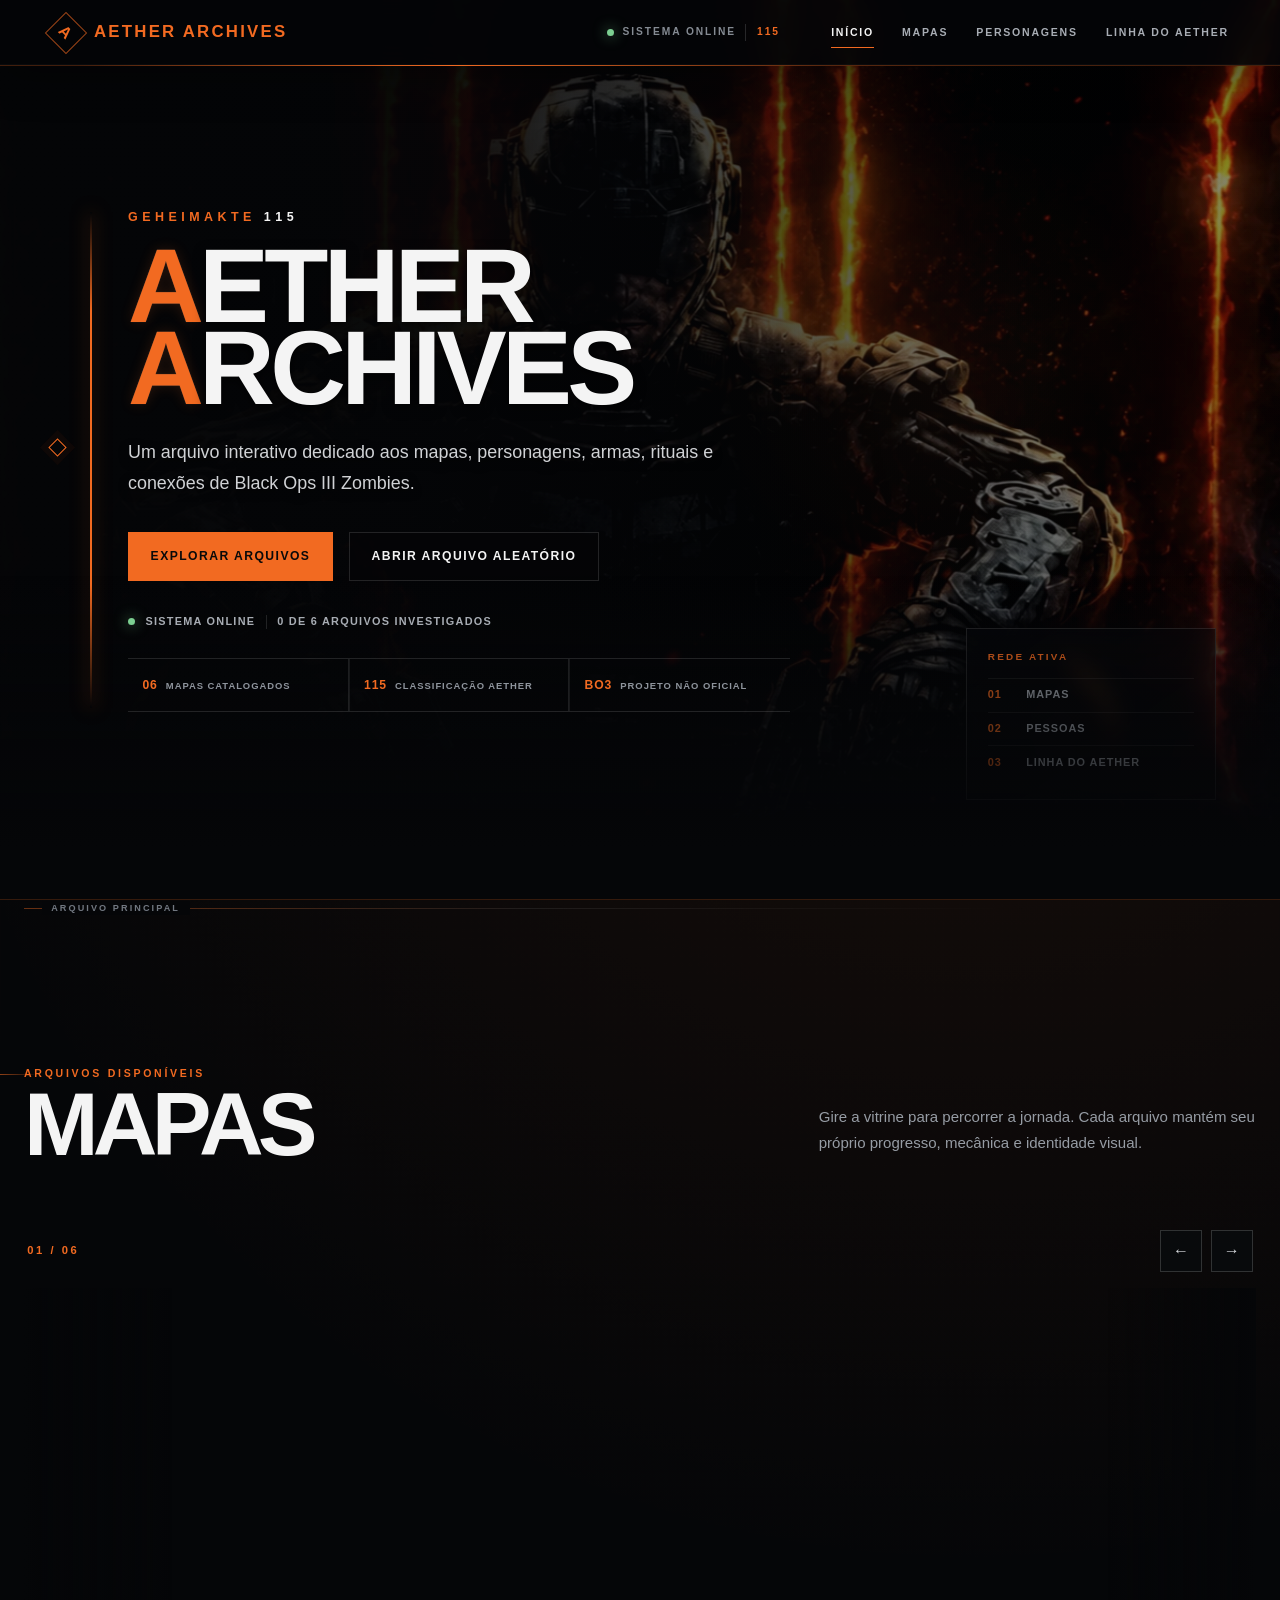
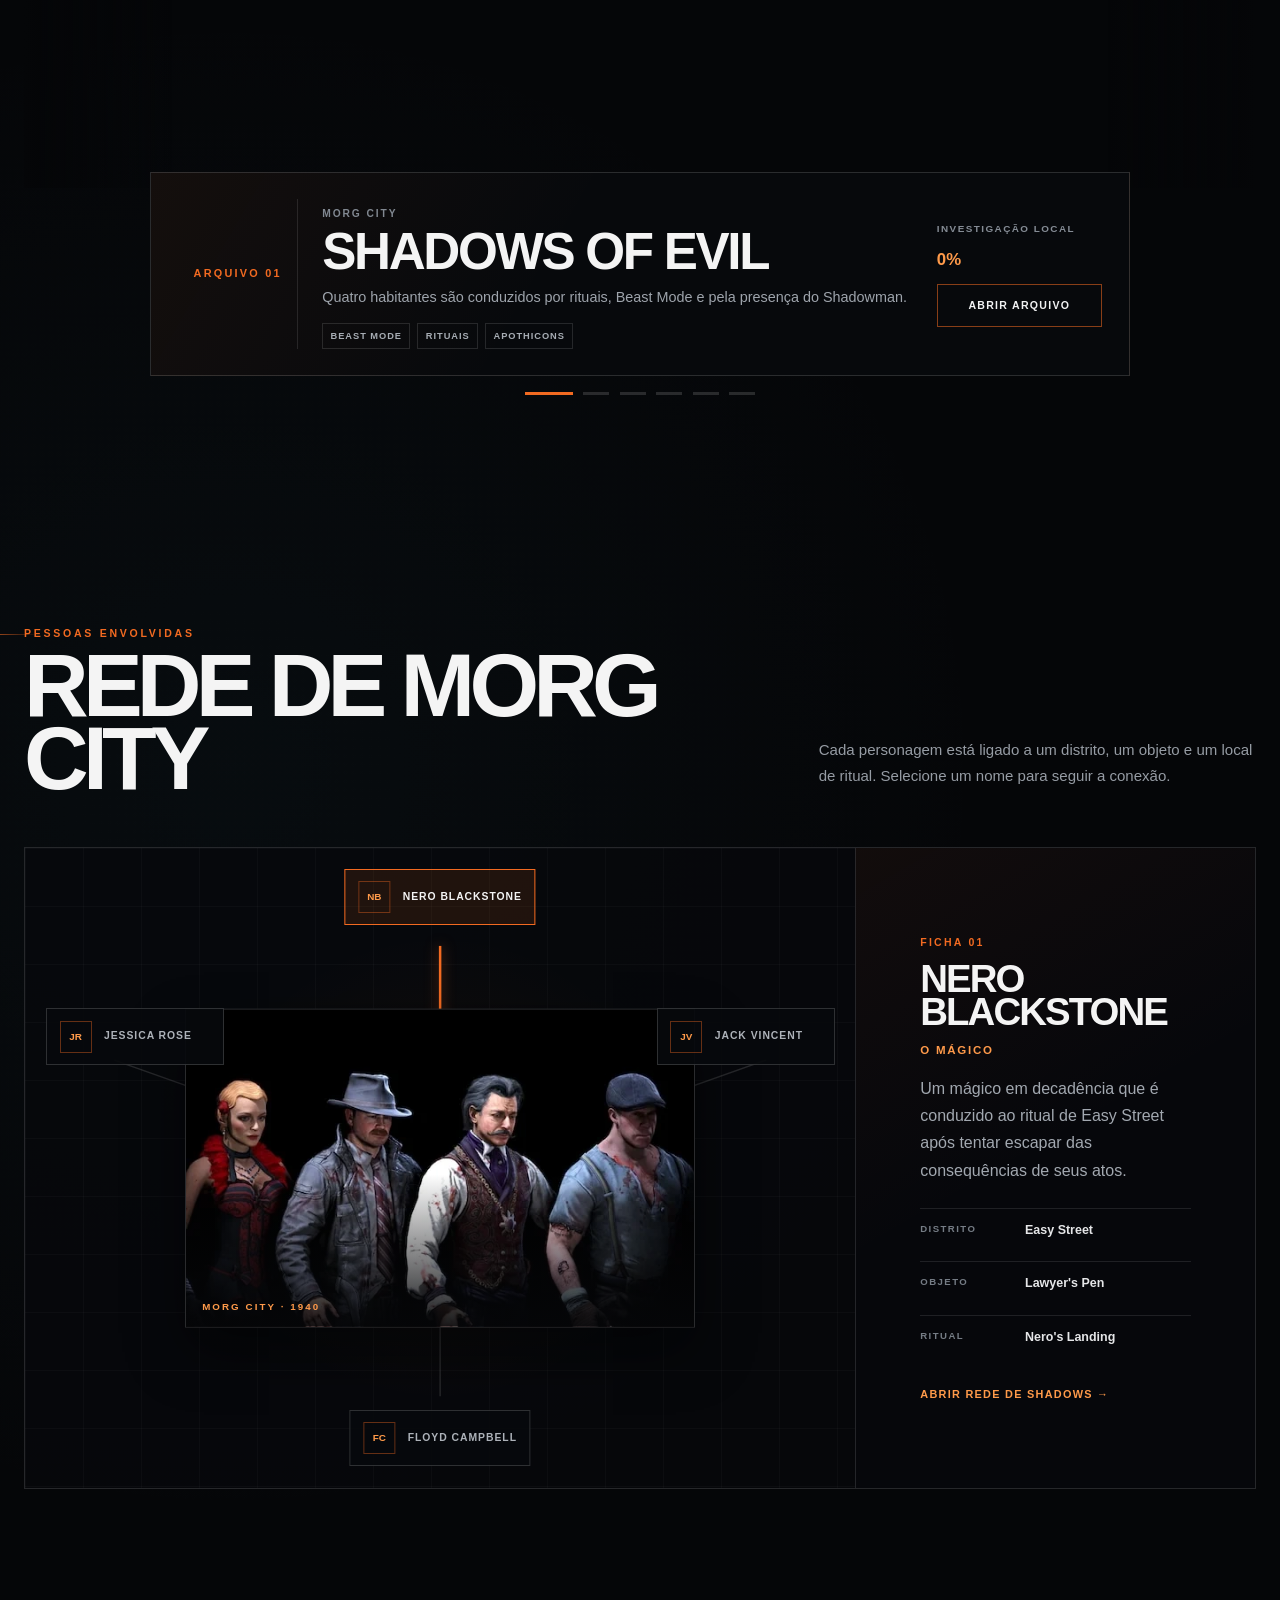
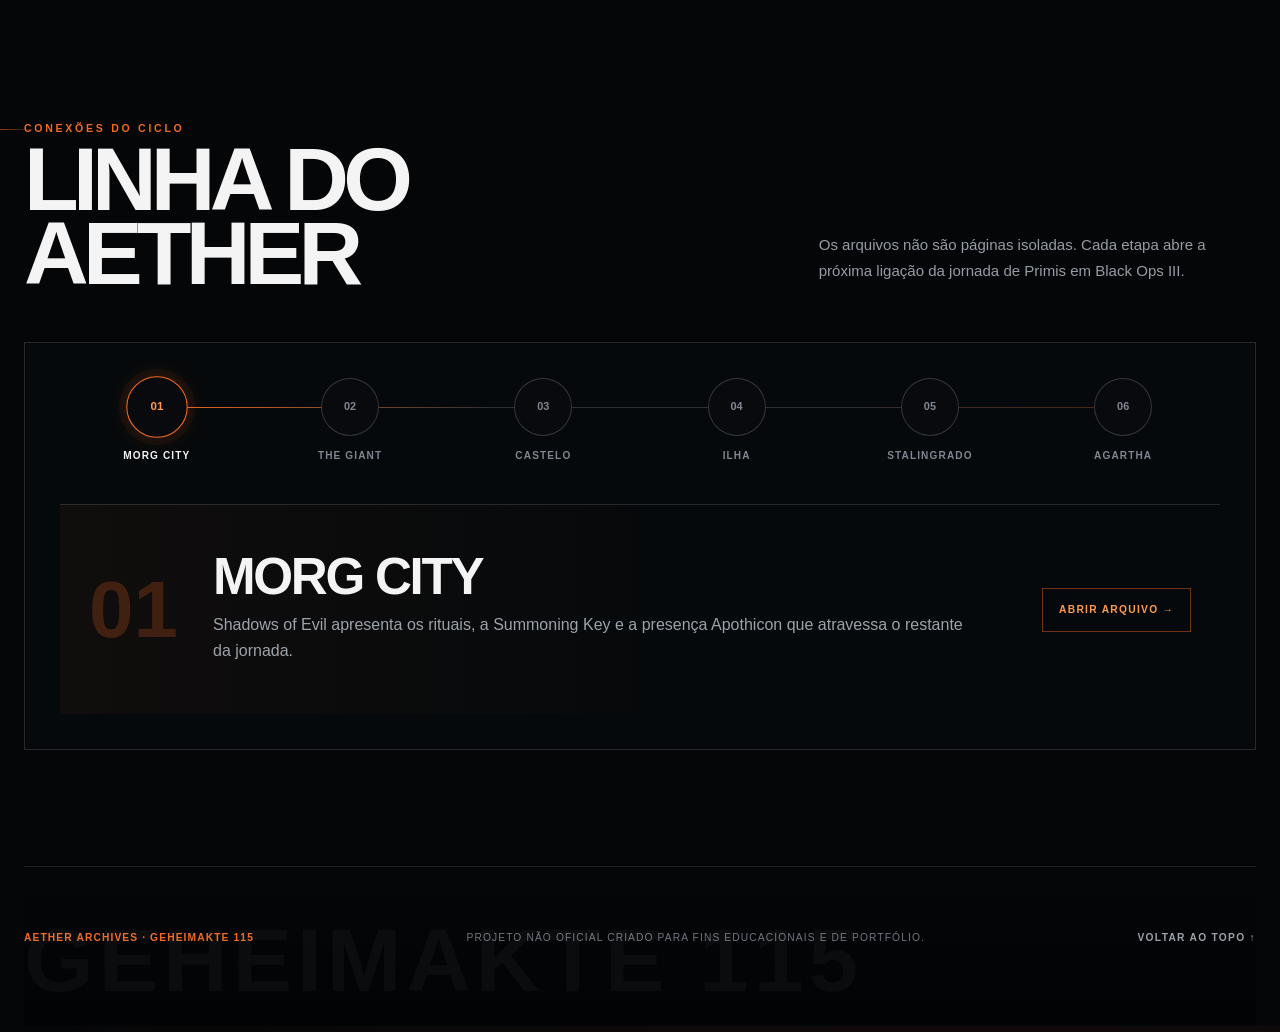
<file: index.html>
<!DOCTYPE html>
<html lang="pt-BR">
<head>
    <meta charset="UTF-8">
    <meta name="viewport" content="width=device-width, initial-scale=1.0">
    <meta name="theme-color" content="#050608">
    <meta name="color-scheme" content="dark">
    <link rel="icon" href="assets/images/favicon.svg" type="image/svg+xml">
    <meta
        name="description"
        content="Aether Archives: um arquivo não oficial e interativo dedicado ao universo de Call of Duty Black Ops III Zombies."
    >

    <meta property="og:type" content="website">
    <meta property="og:title" content="Aether Archives | Geheimakte 115">
    <meta property="og:description" content="Arquivo interativo não oficial dedicado ao universo de Call of Duty: Black Ops III Zombies.">
    <meta property="og:image" content="assets/images/hero-home-bo3.webp">
    <title>Aether Archives | Geheimakte 115</title>
    <script>document.documentElement.classList.add("js");</script>
    <link rel="stylesheet" href="css/global.css">
    <script src="js/main.js" defer></script>
</head>

<body class="home-page">
    <a class="skip-link" href="#main-content">Pular para o conteúdo</a>
    <header class="header home-header" id="site-header">
        <span class="header-scroll-progress" id="header-scroll-progress" aria-hidden="true"></span>
        <a class="logo" href="#inicio" aria-label="Voltar ao início">
            <span class="logo-mark" aria-hidden="true">A</span>
            <span>Aether Archives</span>
        </a>

        <div class="header-system" aria-label="Estado do sistema">
            <span class="status-light" aria-hidden="true"></span>
            <span>Sistema online</span>
            <span class="header-system-code">115</span>
        </div>

        <button class="navigation-toggle" id="navigation-toggle" type="button" aria-expanded="false" aria-controls="main-navigation" aria-label="Abrir menu">
            <span></span><span></span><span></span>
        </button>

        <nav class="navigation" id="main-navigation" aria-label="Navegação principal">
            <a href="#inicio">Início</a>
            <a href="#mapas">Mapas</a>
            <a href="#personagens">Personagens</a>
            <a href="#cronologia">Linha do Aether</a>
        </nav>
    </header>

    <main class="home-main" id="main-content">
        <section class="hero home-hero" id="inicio">
            <div class="hero-scene" aria-hidden="true">
                <img
                    class="hero-scene-image"
                    src="assets/images/hero-home-bo3.webp"
                    alt=""
                    width="1920"
                    height="1080"
                    fetchpriority="high"
                    decoding="async"
                >
                <div class="hero-scene-depth"></div>
                <div class="hero-scene-scan"></div>
            </div>

            <span class="home-network-node hero-network-node" aria-hidden="true"></span>

            <div class="hero-content">
                <p class="hero-file">Geheimakte <span>115</span></p>

                <h1 class="hero-title" aria-label="Aether Archives">
                    <span class="title-line"><b>A</b>ether</span>
                    <span class="title-line"><b>A</b>rchives</span>
                </h1>

                <p class="hero-description">
                    Um arquivo interativo dedicado aos mapas, personagens,
                    armas, rituais e conexões de Black Ops III Zombies.
                </p>

                <div class="hero-actions">
                    <a class="button button-primary" href="#mapas">
                        Explorar arquivos
                    </a>
                    <button class="button button-secondary" id="random-file-button" type="button">
                        Abrir arquivo aleatório
                    </button>
                </div>

                <div class="hero-system-status" aria-label="Progresso dos arquivos">
                    <span class="status-light" aria-hidden="true"></span>
                    <span>Sistema online</span>
                    <span class="status-divider" aria-hidden="true"></span>
                    <span id="home-progress-label">0 de 6 arquivos investigados</span>
                </div>

                <div class="hero-archive-strip" aria-label="Dados do arquivo">
                    <span><strong>06</strong> mapas catalogados</span>
                    <span><strong>115</strong> classificação Aether</span>
                    <span><strong>BO3</strong> projeto não oficial</span>
                </div>
            </div>

            <aside class="hero-file-index" aria-label="Estrutura do arquivo">
                <span class="hero-index-label">Rede ativa</span>
                <ol>
                    <li><b>01</b> Mapas</li>
                    <li><b>02</b> Pessoas</li>
                    <li><b>03</b> Linha do Aether</li>
                </ol>
            </aside>

            <a class="hero-scroll-cue" href="#mapas">
                <span>Entrar na rede</span>
                <i aria-hidden="true"></i>
            </a>
        </section>

        <div class="home-transition" aria-hidden="true">
            <span></span>
            <i></i>
            <strong>Arquivo principal</strong>
        </div>

        <section class="home-section maps-showcase reveal" id="mapas">
            <span class="home-network-node" aria-hidden="true"></span>

            <header class="home-section-heading">
                <div>
                    <p class="section-label">Arquivos disponíveis</p>
                    <h2>Mapas</h2>
                </div>
                <p>
                    Gire a vitrine para percorrer a jornada. Cada arquivo mantém
                    seu próprio progresso, mecânica e identidade visual.
                </p>
            </header>

            <div class="map-vault" data-map-vault>
                <div class="map-vault-toolbar">
                    <span class="map-vault-counter" id="map-vault-counter">01 / 06</span>
                    <div class="map-vault-controls" aria-label="Controles da vitrine">
                        <button type="button" data-map-previous aria-label="Mapa anterior">←</button>
                        <button type="button" data-map-next aria-label="Próximo mapa">→</button>
                    </div>
                </div>

                <div
                    class="map-carousel"
                    id="map-carousel"
                    tabindex="0"
                    aria-label="Vitrine rotativa dos mapas"
                >
                    <div class="map-carousel-track">
                        <article
                            class="map-vault-card"
                            data-map-slide
                            data-map-id="shadows-of-evil"
                            data-title="Shadows of Evil"
                            data-file="Arquivo 01"
                            data-place="Morg City"
                            data-summary="Quatro habitantes são conduzidos por rituais, Beast Mode e pela presença do Shadowman."
                            data-tags="Beast Mode|Rituais|Apothicons"
                            data-image="assets/images/maps/shadows-of-evil-canal.webp"
                            data-href="mapa.html?id=shadows-of-evil"
                        >
                            <img loading="lazy" decoding="async" src="assets/images/maps/shadows-of-evil-canal.webp" alt="Morg City em Shadows of Evil">
                            <span class="map-vault-file">Arquivo 01</span>
                            <span class="map-vault-code">SOE</span>
                            <div>
                                <small>Morg City</small>
                                <h3>Shadows of Evil</h3>
                            </div>
                        </article>

                        <article
                            class="map-vault-card"
                            data-map-slide
                            data-map-id="the-giant"
                            data-title="The Giant"
                            data-file="Arquivo 02"
                            data-place="Instalação do Grupo 935"
                            data-summary="Primis altera um momento decisivo e reativa a rede de teletransportadores da instalação."
                            data-tags="Grupo 935|Teleporte|Primis"
                            data-image="assets/images/maps/the-giant.jpg"
                            data-href="mapa.html?id=the-giant"
                        >
                            <img loading="lazy" decoding="async" src="assets/images/maps/the-giant.jpg" alt="Instalação de The Giant">
                            <span class="map-vault-file">Arquivo 02</span>
                            <span class="map-vault-code">935</span>
                            <div>
                                <small>Grupo 935</small>
                                <h3>The Giant</h3>
                            </div>
                        </article>

                        <article
                            class="map-vault-card"
                            data-map-slide
                            data-map-id="der-eisendrache"
                            data-title="Der Eisendrache"
                            data-file="Arquivo 03"
                            data-place="Áustria"
                            data-summary="O castelo concentra experimentos, dragões e os quatro caminhos elementais do Wrath of the Ancients."
                            data-tags="Arcos|Dragões|Castelo"
                            data-image="assets/images/maps/der-eisendrache.jpg"
                            data-href="mapa.html?id=der-eisendrache"
                        >
                            <img loading="lazy" decoding="async" src="assets/images/maps/der-eisendrache.jpg" alt="Castelo de Der Eisendrache">
                            <span class="map-vault-file">Arquivo 03</span>
                            <span class="map-vault-code">DE</span>
                            <div>
                                <small>Áustria</small>
                                <h3>Der Eisendrache</h3>
                            </div>
                        </article>

                        <article
                            class="map-vault-card"
                            data-map-slide
                            data-map-id="zetsubou-no-shima"
                            data-title="Zetsubou No Shima"
                            data-file="Arquivo 04"
                            data-place="Ilha do Pacífico"
                            data-summary="A Divisão 9 transformou a ilha em um laboratório de plantas, esporos e mutações."
                            data-tags="Divisão 9|Plantas|KT-4"
                            data-image="assets/images/maps/zetsubou_no_shima.jpg"
                            data-href="mapa.html?id=zetsubou-no-shima"
                        >
                            <img loading="lazy" decoding="async" src="assets/images/maps/zetsubou_no_shima.jpg" alt="Ilha de Zetsubou No Shima">
                            <span class="map-vault-file">Arquivo 04</span>
                            <span class="map-vault-code">ZNS</span>
                            <div>
                                <small>Divisão 9</small>
                                <h3>Zetsubou No Shima</h3>
                            </div>
                        </article>

                        <article
                            class="map-vault-card"
                            data-map-slide
                            data-map-id="gorod-krovi"
                            data-title="Gorod Krovi"
                            data-file="Arquivo 05"
                            data-place="Stalingrado"
                            data-summary="Dragões, máquinas e ruínas de guerra transformam a cidade em uma operação de cerco."
                            data-tags="Dragões|Sophia|Cerco"
                            data-image="assets/images/maps/gorod_krovi.jpg"
                            data-href="mapa.html?id=gorod-krovi"
                        >
                            <img loading="lazy" decoding="async" src="assets/images/maps/gorod_krovi.jpg" alt="Stalingrado em Gorod Krovi">
                            <span class="map-vault-file">Arquivo 05</span>
                            <span class="map-vault-code">GK</span>
                            <div>
                                <small>Stalingrado</small>
                                <h3>Gorod Krovi</h3>
                            </div>
                        </article>

                        <article
                            class="map-vault-card"
                            data-map-slide
                            data-map-id="revelations"
                            data-title="Revelations"
                            data-file="Arquivo 06"
                            data-place="Agartha"
                            data-summary="Fragmentos da jornada se encontram em Agartha no encerramento do ciclo de Black Ops III."
                            data-tags="Agartha|Fragmentos|Aether"
                            data-image="assets/images/maps/revelations.jpg"
                            data-href="mapa.html?id=revelations"
                        >
                            <img loading="lazy" decoding="async" src="assets/images/maps/revelations.jpg" alt="Agartha em Revelations">
                            <span class="map-vault-file">Arquivo 06</span>
                            <span class="map-vault-code">REV</span>
                            <div>
                                <small>Agartha</small>
                                <h3>Revelations</h3>
                            </div>
                        </article>
                    </div>
                </div>

                <div class="map-record-shell">
                    <article class="map-active-record" id="map-active-record" aria-live="polite"></article>
                    <div class="map-vault-dots" id="map-vault-dots" aria-label="Selecionar mapa"></div>
                </div>
            </div>
        </section>

        <section class="home-section character-network-section reveal" id="personagens">
            <span class="home-network-node" aria-hidden="true"></span>

            <header class="home-section-heading">
                <div>
                    <p class="section-label">Pessoas envolvidas</p>
                    <h2>Rede de Morg City</h2>
                </div>
                <p>
                    Cada personagem está ligado a um distrito, um objeto e um
                    local de ritual. Selecione um nome para seguir a conexão.
                </p>
            </header>

            <div class="character-brain" id="character-brain" data-active-character="nero">
                <div class="character-network-canvas">
                    <svg class="character-connection-lines" viewBox="0 0 800 560" aria-hidden="true">
                        <path class="line-nero" d="M400 280 C400 190 400 120 400 66"></path>
                        <path class="line-jessica" d="M400 280 C300 250 180 210 86 176"></path>
                        <path class="line-jack" d="M400 280 C500 250 620 210 714 176"></path>
                        <path class="line-floyd" d="M400 280 C400 370 400 440 400 500"></path>
                    </svg>

                    <div class="character-crew-visual">
                        <img
                            loading="lazy" decoding="async" src="assets/images/shadows-of-evil/characters/morg-city-crew.webp"
                            alt="Jessica Rose, Jack Vincent, Nero Blackstone e Floyd Campbell"
                            width="637"
                            height="358"
                        >
                        <span>Morg City · 1940</span>
                    </div>

                    <button class="character-node character-node-nero is-active" type="button" data-character="nero">
                        <span>NB</span>
                        <strong>Nero Blackstone</strong>
                    </button>
                    <button class="character-node character-node-jessica" type="button" data-character="jessica">
                        <span>JR</span>
                        <strong>Jessica Rose</strong>
                    </button>
                    <button class="character-node character-node-jack" type="button" data-character="jack">
                        <span>JV</span>
                        <strong>Jack Vincent</strong>
                    </button>
                    <button class="character-node character-node-floyd" type="button" data-character="floyd">
                        <span>FC</span>
                        <strong>Floyd Campbell</strong>
                    </button>
                </div>

                <article class="character-network-record" id="character-network-record" aria-live="polite"></article>
            </div>
        </section>

        <section class="home-section aether-path-section reveal" id="cronologia">
            <span class="home-network-node" aria-hidden="true"></span>

            <header class="home-section-heading">
                <div>
                    <p class="section-label">Conexões do ciclo</p>
                    <h2>Linha do Aether</h2>
                </div>
                <p>
                    Os arquivos não são páginas isoladas. Cada etapa abre a
                    próxima ligação da jornada de Primis em Black Ops III.
                </p>
            </header>

            <div class="aether-path" data-aether-path>
                <div class="aether-path-track" role="tablist" aria-label="Etapas do ciclo">
                    <button class="aether-path-node is-active" type="button" data-timeline-index="0">
                        <span>01</span><strong>Morg City</strong>
                    </button>
                    <button class="aether-path-node" type="button" data-timeline-index="1">
                        <span>02</span><strong>The Giant</strong>
                    </button>
                    <button class="aether-path-node" type="button" data-timeline-index="2">
                        <span>03</span><strong>Castelo</strong>
                    </button>
                    <button class="aether-path-node" type="button" data-timeline-index="3">
                        <span>04</span><strong>Ilha</strong>
                    </button>
                    <button class="aether-path-node" type="button" data-timeline-index="4">
                        <span>05</span><strong>Stalingrado</strong>
                    </button>
                    <button class="aether-path-node" type="button" data-timeline-index="5">
                        <span>06</span><strong>Agartha</strong>
                    </button>
                </div>

                <article class="aether-path-record" id="timeline-detail" aria-live="polite"></article>
            </div>
        </section>
    </main>

    <footer class="footer home-footer">
        <span>Aether Archives · Geheimakte 115</span>
        <p>Projeto não oficial criado para fins educacionais e de portfólio.</p>
        <a class="footer-top-link" href="#inicio">Voltar ao topo ↑</a>
    </footer>
</body>
</html>
</file>
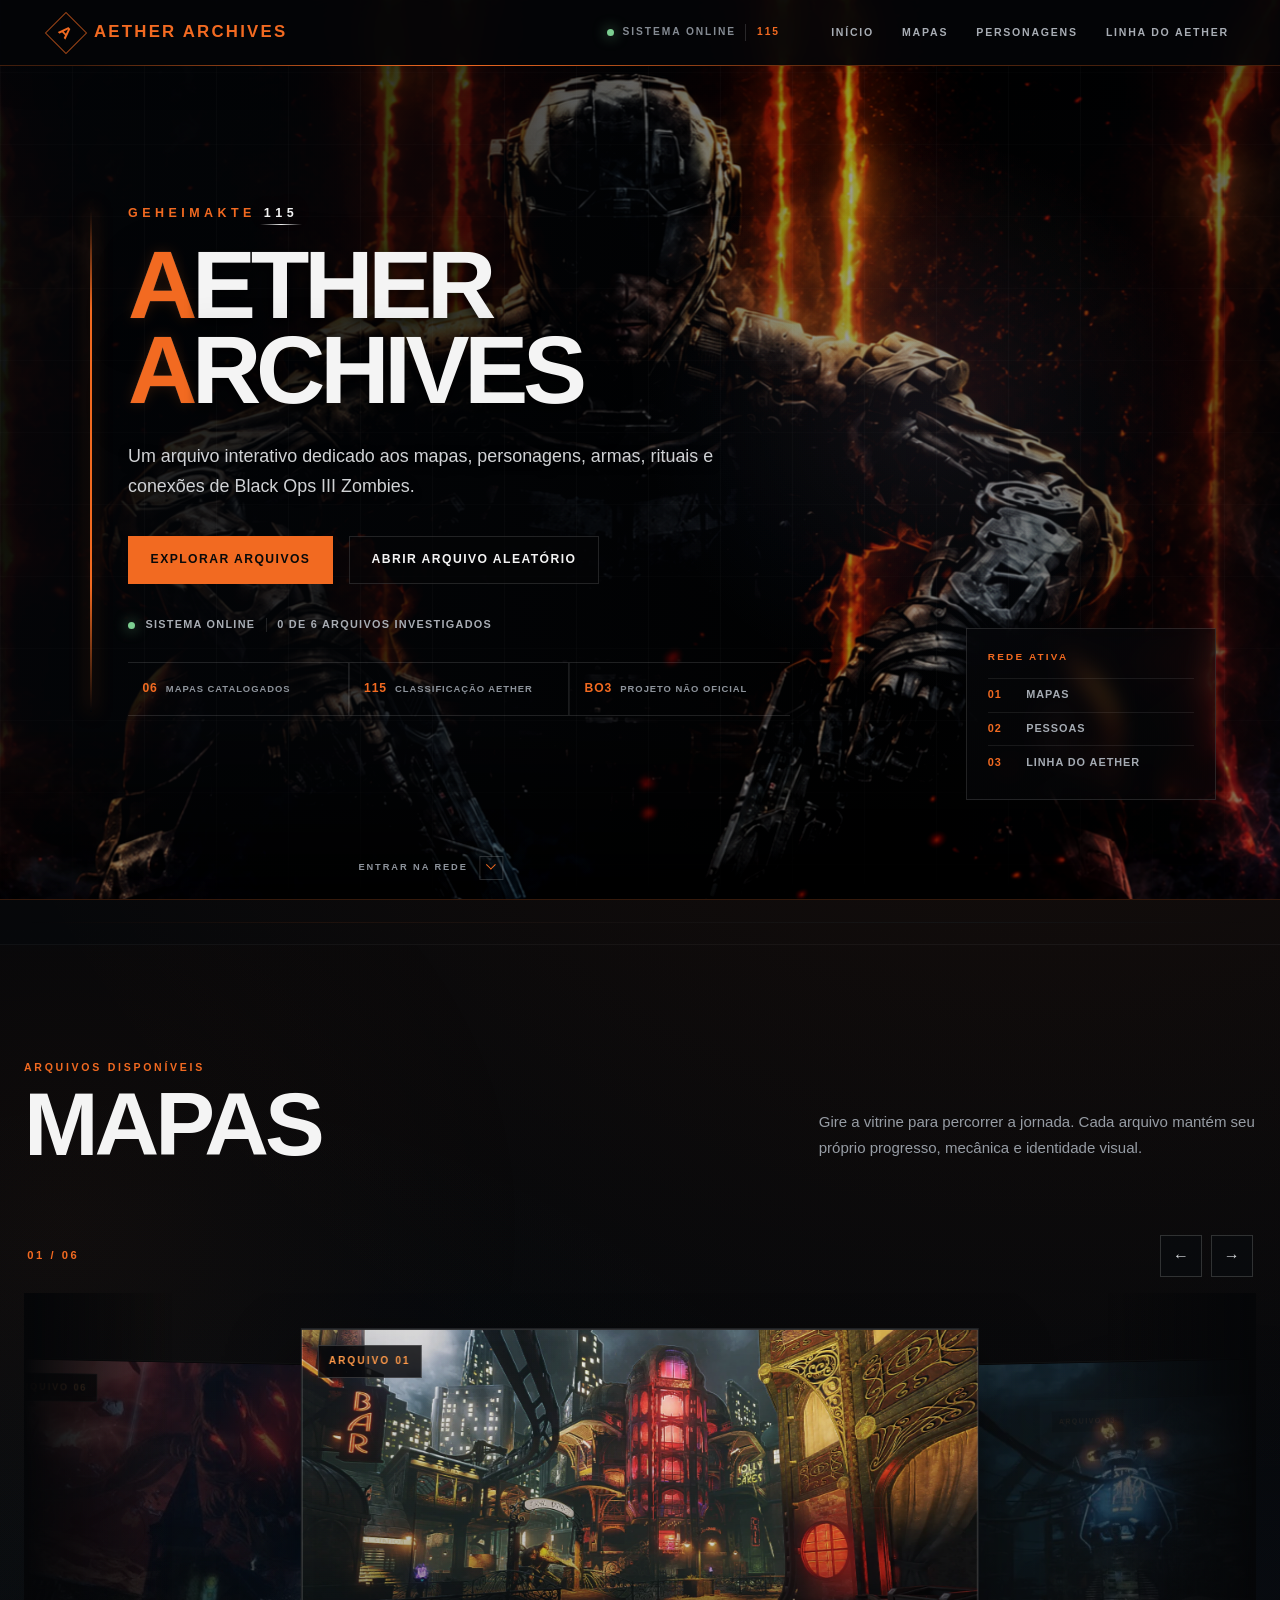
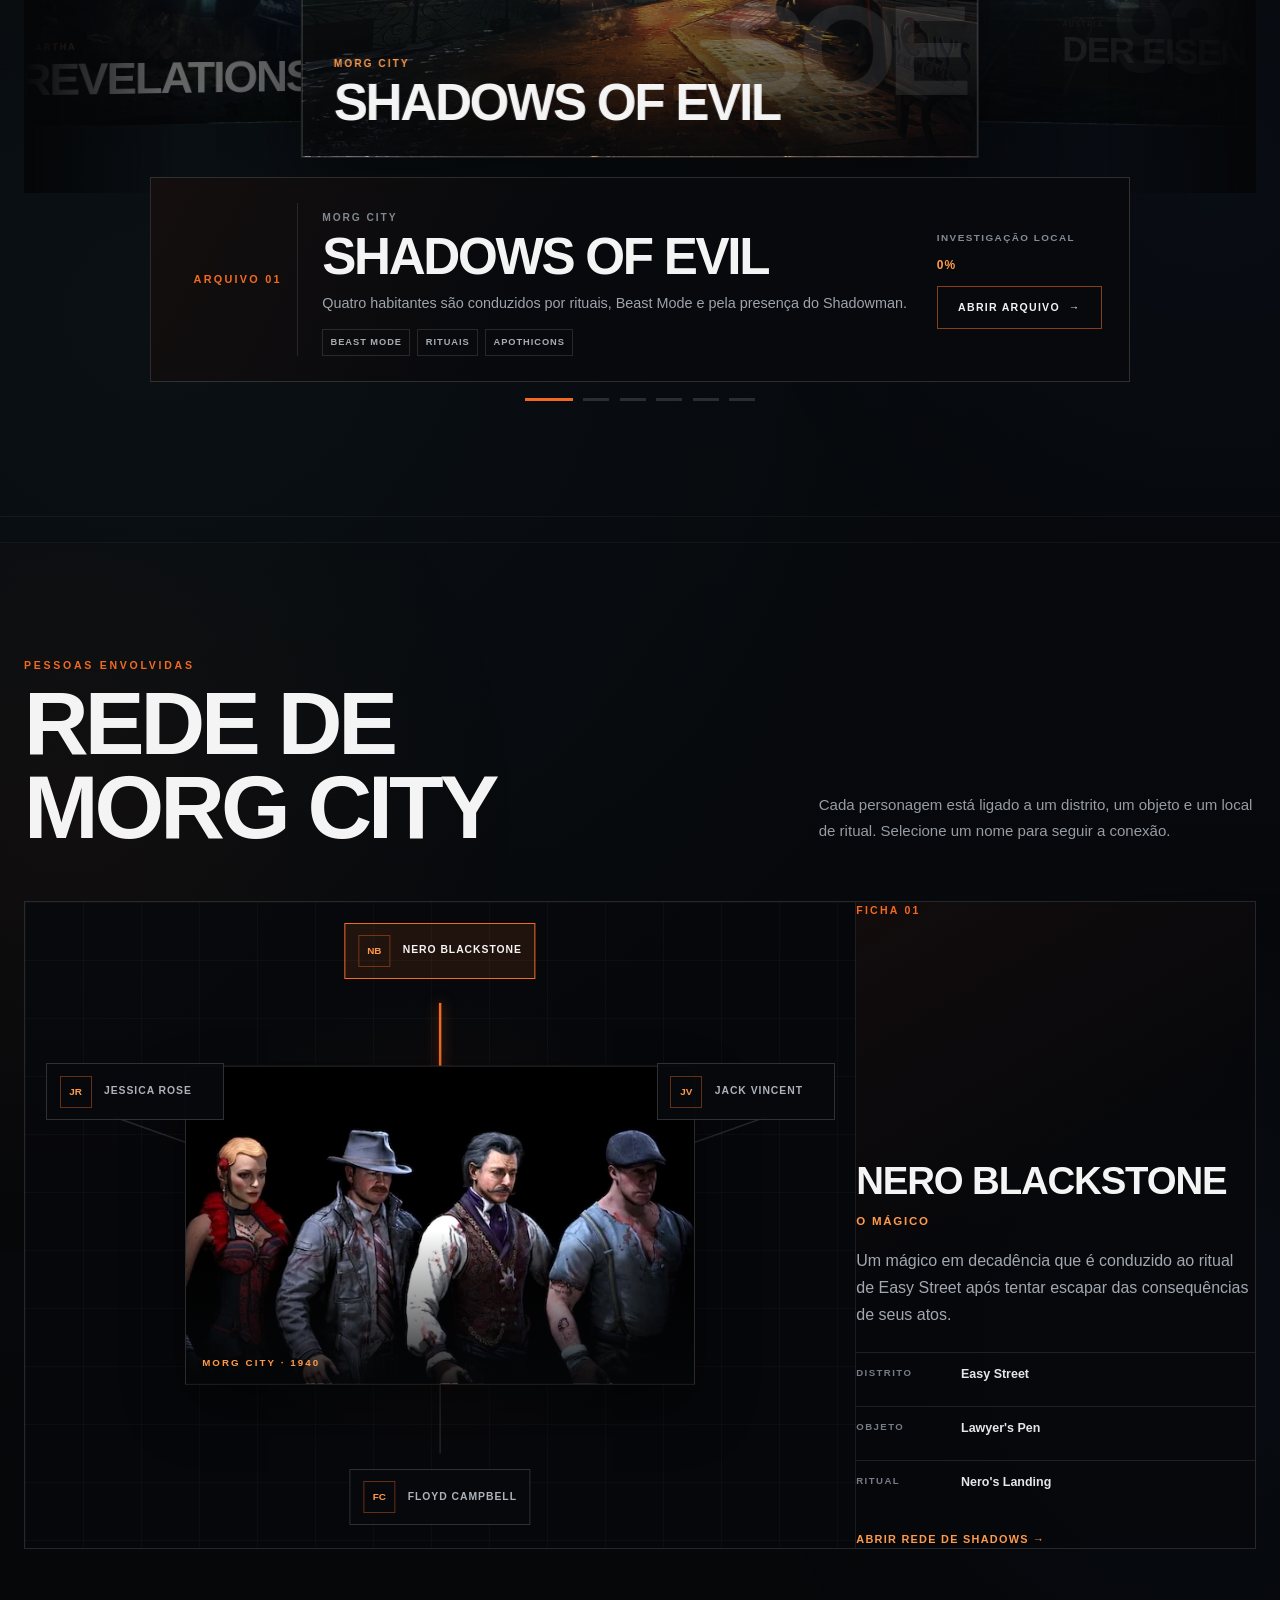
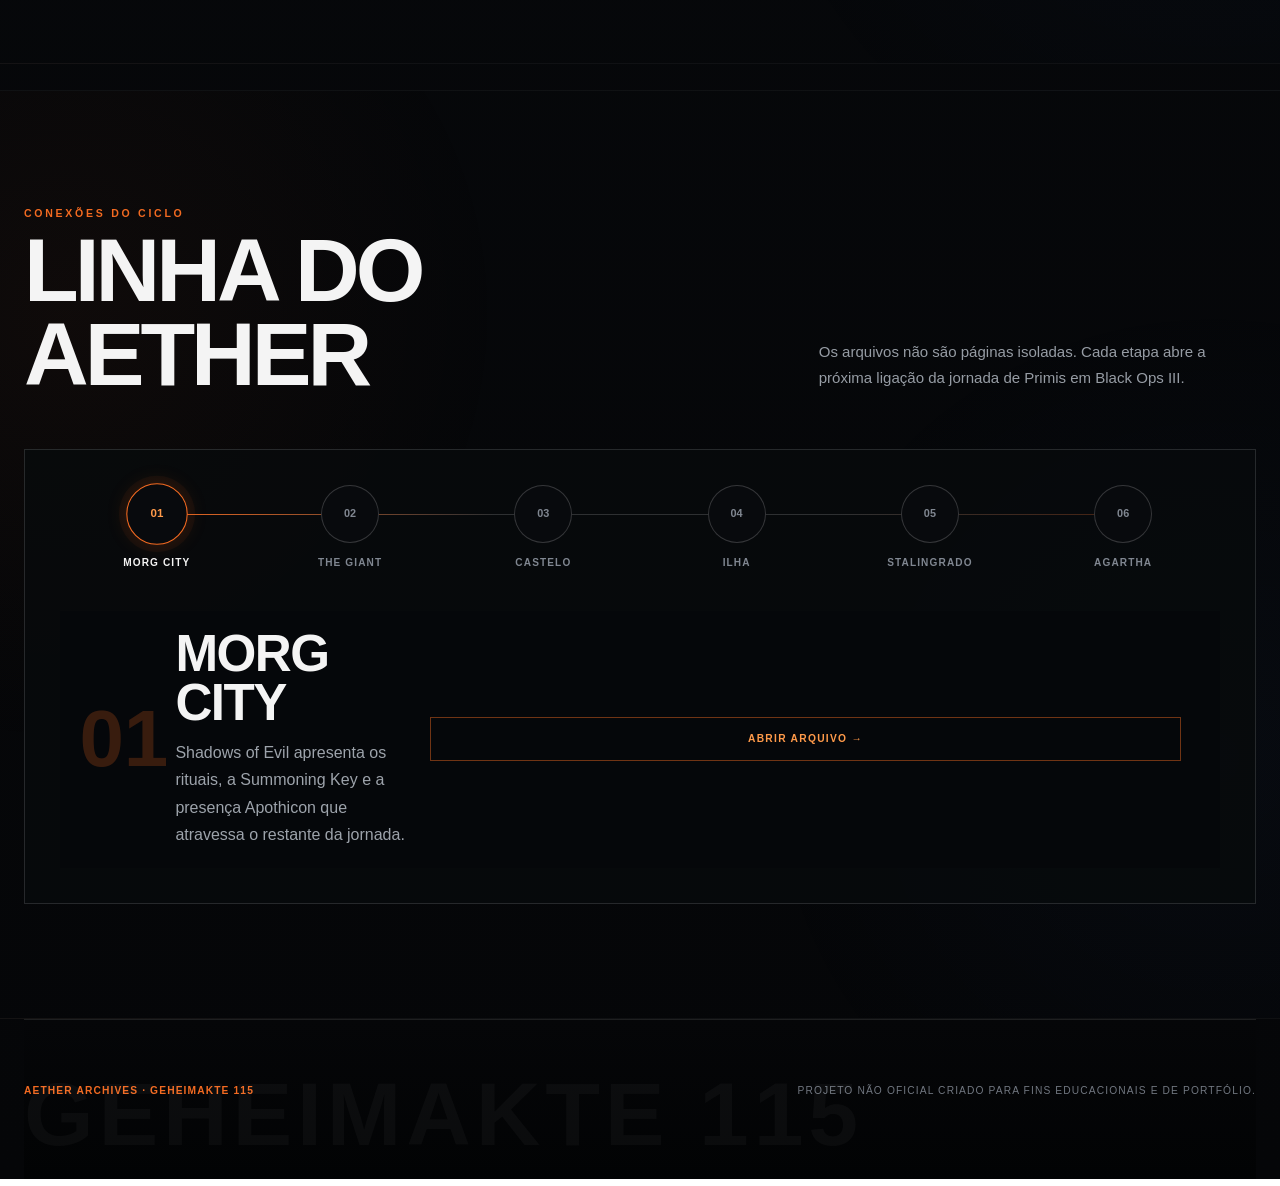
<file: aether-archives-bo3-main/index.html>
<!DOCTYPE html>
<html lang="pt-BR">
<head>
    <meta charset="UTF-8">
    <meta name="viewport" content="width=device-width, initial-scale=1.0">
    <meta
        name="description"
        content="Aether Archives: um arquivo não oficial e interativo dedicado ao universo de Call of Duty Black Ops III Zombies."
    >
    <title>Aether Archives | Geheimakte 115</title>
    <link rel="stylesheet" href="css/global.css">
    <script src="js/main.js" defer></script>
</head>

<body class="home-page">
    <header class="header home-header">
        <a class="logo" href="#inicio" aria-label="Voltar ao início">
            <span class="logo-mark" aria-hidden="true">A</span>
            <span>Aether Archives</span>
        </a>

        <div class="header-system" aria-label="Estado do sistema">
            <span class="status-light" aria-hidden="true"></span>
            <span>Sistema online</span>
            <span class="header-system-code">115</span>
        </div>

        <nav class="navigation" aria-label="Navegação principal">
            <a href="#inicio">Início</a>
            <a href="#mapas">Mapas</a>
            <a href="#personagens">Personagens</a>
            <a href="#cronologia">Linha do Aether</a>
        </nav>
    </header>

    <main class="home-main">
        <section class="hero home-hero" id="inicio">
            <div class="hero-scene" aria-hidden="true">
                <img
                    class="hero-scene-image"
                    src="assets/images/hero-home-bo3.png"
                    alt=""
                    width="1920"
                    height="1080"
                >
                <div class="hero-scene-depth"></div>
                <div class="hero-scene-scan"></div>
            </div>

            <span class="home-network-node hero-network-node" aria-hidden="true"></span>

            <div class="hero-content">
                <p class="hero-file">Geheimakte <span>115</span></p>

                <h1 class="hero-title" aria-label="Aether Archives">
                    <span class="title-line"><b>A</b>ether</span>
                    <span class="title-line"><b>A</b>rchives</span>
                </h1>

                <p class="hero-description">
                    Um arquivo interativo dedicado aos mapas, personagens,
                    armas, rituais e conexões de Black Ops III Zombies.
                </p>

                <div class="hero-actions">
                    <a class="button button-primary" href="#mapas">
                        Explorar arquivos
                    </a>
                    <button class="button button-secondary" id="random-file-button" type="button">
                        Abrir arquivo aleatório
                    </button>
                </div>

                <div class="hero-system-status" aria-label="Progresso dos arquivos">
                    <span class="status-light" aria-hidden="true"></span>
                    <span>Sistema online</span>
                    <span class="status-divider" aria-hidden="true"></span>
                    <span id="home-progress-label">0 de 6 arquivos investigados</span>
                </div>

                <div class="hero-archive-strip" aria-label="Dados do arquivo">
                    <span><strong>06</strong> mapas catalogados</span>
                    <span><strong>115</strong> classificação Aether</span>
                    <span><strong>BO3</strong> projeto não oficial</span>
                </div>
            </div>

            <aside class="hero-file-index" aria-label="Estrutura do arquivo">
                <span class="hero-index-label">Rede ativa</span>
                <ol>
                    <li><b>01</b> Mapas</li>
                    <li><b>02</b> Pessoas</li>
                    <li><b>03</b> Linha do Aether</li>
                </ol>
            </aside>

            <a class="hero-scroll-cue" href="#mapas">
                <span>Entrar na rede</span>
                <i aria-hidden="true"></i>
            </a>
        </section>

        <div class="home-transition" aria-hidden="true">
            <span></span>
            <i></i>
            <strong>Arquivo principal</strong>
        </div>

        <section class="home-section maps-showcase reveal" id="mapas">
            <span class="home-network-node" aria-hidden="true"></span>

            <header class="home-section-heading">
                <div>
                    <p class="section-label">Arquivos disponíveis</p>
                    <h2>Mapas</h2>
                </div>
                <p>
                    Gire a vitrine para percorrer a jornada. Cada arquivo mantém
                    seu próprio progresso, mecânica e identidade visual.
                </p>
            </header>

            <div class="map-vault" data-map-vault>
                <div class="map-vault-toolbar">
                    <span class="map-vault-counter" id="map-vault-counter">01 / 06</span>
                    <div class="map-vault-controls" aria-label="Controles da vitrine">
                        <button type="button" data-map-previous aria-label="Mapa anterior">←</button>
                        <button type="button" data-map-next aria-label="Próximo mapa">→</button>
                    </div>
                </div>

                <div
                    class="map-carousel"
                    id="map-carousel"
                    tabindex="0"
                    aria-label="Vitrine rotativa dos mapas"
                >
                    <div class="map-carousel-track">
                        <article
                            class="map-vault-card"
                            data-map-slide
                            data-map-id="shadows-of-evil"
                            data-title="Shadows of Evil"
                            data-file="Arquivo 01"
                            data-place="Morg City"
                            data-summary="Quatro habitantes são conduzidos por rituais, Beast Mode e pela presença do Shadowman."
                            data-tags="Beast Mode|Rituais|Apothicons"
                            data-image="assets/images/maps/shadows-of-evil-canal.webp"
                            data-href="mapa.html?id=shadows-of-evil"
                        >
                            <img src="assets/images/maps/shadows-of-evil-canal.webp" alt="Morg City em Shadows of Evil">
                            <span class="map-vault-file">Arquivo 01</span>
                            <span class="map-vault-code">SOE</span>
                            <div>
                                <small>Morg City</small>
                                <h3>Shadows of Evil</h3>
                            </div>
                        </article>

                        <article
                            class="map-vault-card"
                            data-map-slide
                            data-map-id="the-giant"
                            data-title="The Giant"
                            data-file="Arquivo 02"
                            data-place="Instalação do Grupo 935"
                            data-summary="Primis altera um momento decisivo e reativa a rede de teletransportadores da instalação."
                            data-tags="Grupo 935|Teleporte|Primis"
                            data-image="assets/images/maps/the-giant.jpg"
                            data-href="mapa.html?id=the-giant"
                        >
                            <img src="assets/images/maps/the-giant.jpg" alt="Instalação de The Giant">
                            <span class="map-vault-file">Arquivo 02</span>
                            <span class="map-vault-code">935</span>
                            <div>
                                <small>Grupo 935</small>
                                <h3>The Giant</h3>
                            </div>
                        </article>

                        <article
                            class="map-vault-card"
                            data-map-slide
                            data-map-id="der-eisendrache"
                            data-title="Der Eisendrache"
                            data-file="Arquivo 03"
                            data-place="Áustria"
                            data-summary="O castelo concentra experimentos, dragões e os quatro caminhos elementais do Wrath of the Ancients."
                            data-tags="Arcos|Dragões|Castelo"
                            data-image="assets/images/maps/der-eisendrache.jpg"
                            data-href="mapa.html?id=der-eisendrache"
                        >
                            <img src="assets/images/maps/der-eisendrache.jpg" alt="Castelo de Der Eisendrache">
                            <span class="map-vault-file">Arquivo 03</span>
                            <span class="map-vault-code">DE</span>
                            <div>
                                <small>Áustria</small>
                                <h3>Der Eisendrache</h3>
                            </div>
                        </article>

                        <article
                            class="map-vault-card"
                            data-map-slide
                            data-map-id="zetsubou-no-shima"
                            data-title="Zetsubou No Shima"
                            data-file="Arquivo 04"
                            data-place="Ilha do Pacífico"
                            data-summary="A Divisão 9 transformou a ilha em um laboratório de plantas, esporos e mutações."
                            data-tags="Divisão 9|Plantas|KT-4"
                            data-image="assets/images/maps/zetsubou_no_shima.jpg"
                            data-href="mapa.html?id=zetsubou-no-shima"
                        >
                            <img src="assets/images/maps/zetsubou_no_shima.jpg" alt="Ilha de Zetsubou No Shima">
                            <span class="map-vault-file">Arquivo 04</span>
                            <span class="map-vault-code">ZNS</span>
                            <div>
                                <small>Divisão 9</small>
                                <h3>Zetsubou No Shima</h3>
                            </div>
                        </article>

                        <article
                            class="map-vault-card"
                            data-map-slide
                            data-map-id="gorod-krovi"
                            data-title="Gorod Krovi"
                            data-file="Arquivo 05"
                            data-place="Stalingrado"
                            data-summary="Dragões, máquinas e ruínas de guerra transformam a cidade em uma operação de cerco."
                            data-tags="Dragões|Sophia|Cerco"
                            data-image="assets/images/maps/gorod_krovi.jpg"
                            data-href="mapa.html?id=gorod-krovi"
                        >
                            <img src="assets/images/maps/gorod_krovi.jpg" alt="Stalingrado em Gorod Krovi">
                            <span class="map-vault-file">Arquivo 05</span>
                            <span class="map-vault-code">GK</span>
                            <div>
                                <small>Stalingrado</small>
                                <h3>Gorod Krovi</h3>
                            </div>
                        </article>

                        <article
                            class="map-vault-card"
                            data-map-slide
                            data-map-id="revelations"
                            data-title="Revelations"
                            data-file="Arquivo 06"
                            data-place="Agartha"
                            data-summary="Fragmentos da jornada se encontram em Agartha no encerramento do ciclo de Black Ops III."
                            data-tags="Agartha|Fragmentos|Aether"
                            data-image="assets/images/maps/revelations.jpg"
                            data-href="mapa.html?id=revelations"
                        >
                            <img src="assets/images/maps/revelations.jpg" alt="Agartha em Revelations">
                            <span class="map-vault-file">Arquivo 06</span>
                            <span class="map-vault-code">REV</span>
                            <div>
                                <small>Agartha</small>
                                <h3>Revelations</h3>
                            </div>
                        </article>
                    </div>
                </div>

                <div class="map-record-shell">
                    <article class="map-active-record" id="map-active-record" aria-live="polite"></article>
                    <div class="map-vault-dots" id="map-vault-dots" aria-label="Selecionar mapa"></div>
                </div>
            </div>
        </section>

        <section class="home-section character-network-section reveal" id="personagens">
            <span class="home-network-node" aria-hidden="true"></span>

            <header class="home-section-heading">
                <div>
                    <p class="section-label">Pessoas envolvidas</p>
                    <h2>Rede de Morg City</h2>
                </div>
                <p>
                    Cada personagem está ligado a um distrito, um objeto e um
                    local de ritual. Selecione um nome para seguir a conexão.
                </p>
            </header>

            <div class="character-brain" id="character-brain" data-active-character="nero">
                <div class="character-network-canvas">
                    <svg class="character-connection-lines" viewBox="0 0 800 560" aria-hidden="true">
                        <path class="line-nero" d="M400 280 C400 190 400 120 400 66"></path>
                        <path class="line-jessica" d="M400 280 C300 250 180 210 86 176"></path>
                        <path class="line-jack" d="M400 280 C500 250 620 210 714 176"></path>
                        <path class="line-floyd" d="M400 280 C400 370 400 440 400 500"></path>
                    </svg>

                    <div class="character-crew-visual">
                        <img
                            src="assets/images/shadows-of-evil/characters/morg-city-crew.webp"
                            alt="Jessica Rose, Jack Vincent, Nero Blackstone e Floyd Campbell"
                            width="637"
                            height="358"
                        >
                        <span>Morg City · 1940</span>
                    </div>

                    <button class="character-node character-node-nero is-active" type="button" data-character="nero">
                        <span>NB</span>
                        <strong>Nero Blackstone</strong>
                    </button>
                    <button class="character-node character-node-jessica" type="button" data-character="jessica">
                        <span>JR</span>
                        <strong>Jessica Rose</strong>
                    </button>
                    <button class="character-node character-node-jack" type="button" data-character="jack">
                        <span>JV</span>
                        <strong>Jack Vincent</strong>
                    </button>
                    <button class="character-node character-node-floyd" type="button" data-character="floyd">
                        <span>FC</span>
                        <strong>Floyd Campbell</strong>
                    </button>
                </div>

                <article class="character-network-record" id="character-network-record" aria-live="polite"></article>
            </div>
        </section>

        <section class="home-section aether-path-section reveal" id="cronologia">
            <span class="home-network-node" aria-hidden="true"></span>

            <header class="home-section-heading">
                <div>
                    <p class="section-label">Conexões do ciclo</p>
                    <h2>Linha do Aether</h2>
                </div>
                <p>
                    Os arquivos não são páginas isoladas. Cada etapa abre a
                    próxima ligação da jornada de Primis em Black Ops III.
                </p>
            </header>

            <div class="aether-path" data-aether-path>
                <div class="aether-path-track" role="tablist" aria-label="Etapas do ciclo">
                    <button class="aether-path-node is-active" type="button" data-timeline-index="0">
                        <span>01</span><strong>Morg City</strong>
                    </button>
                    <button class="aether-path-node" type="button" data-timeline-index="1">
                        <span>02</span><strong>The Giant</strong>
                    </button>
                    <button class="aether-path-node" type="button" data-timeline-index="2">
                        <span>03</span><strong>Castelo</strong>
                    </button>
                    <button class="aether-path-node" type="button" data-timeline-index="3">
                        <span>04</span><strong>Ilha</strong>
                    </button>
                    <button class="aether-path-node" type="button" data-timeline-index="4">
                        <span>05</span><strong>Stalingrado</strong>
                    </button>
                    <button class="aether-path-node" type="button" data-timeline-index="5">
                        <span>06</span><strong>Agartha</strong>
                    </button>
                </div>

                <article class="aether-path-record" id="timeline-detail" aria-live="polite"></article>
            </div>
        </section>
    </main>

    <footer class="footer home-footer">
        <span>Aether Archives · Geheimakte 115</span>
        <p>Projeto não oficial criado para fins educacionais e de portfólio.</p>
    </footer>
</body>
</html>
</file>
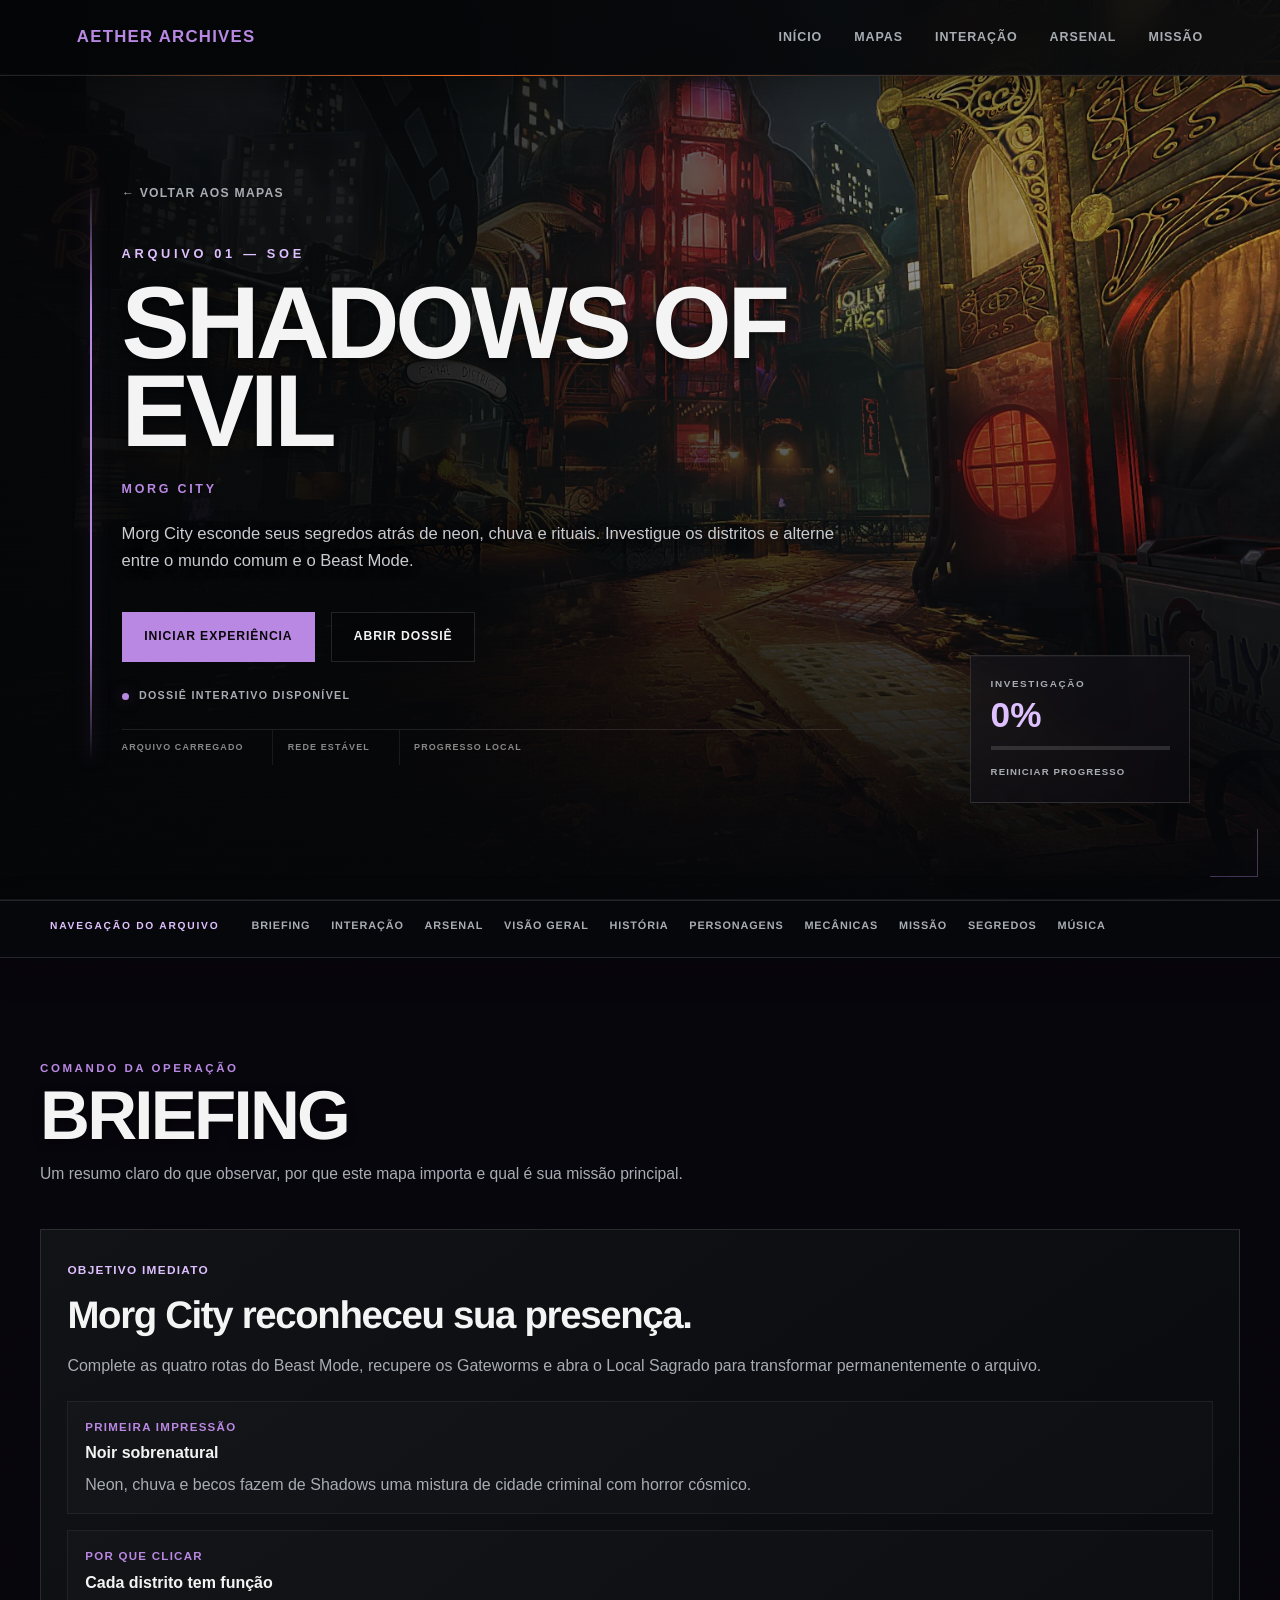
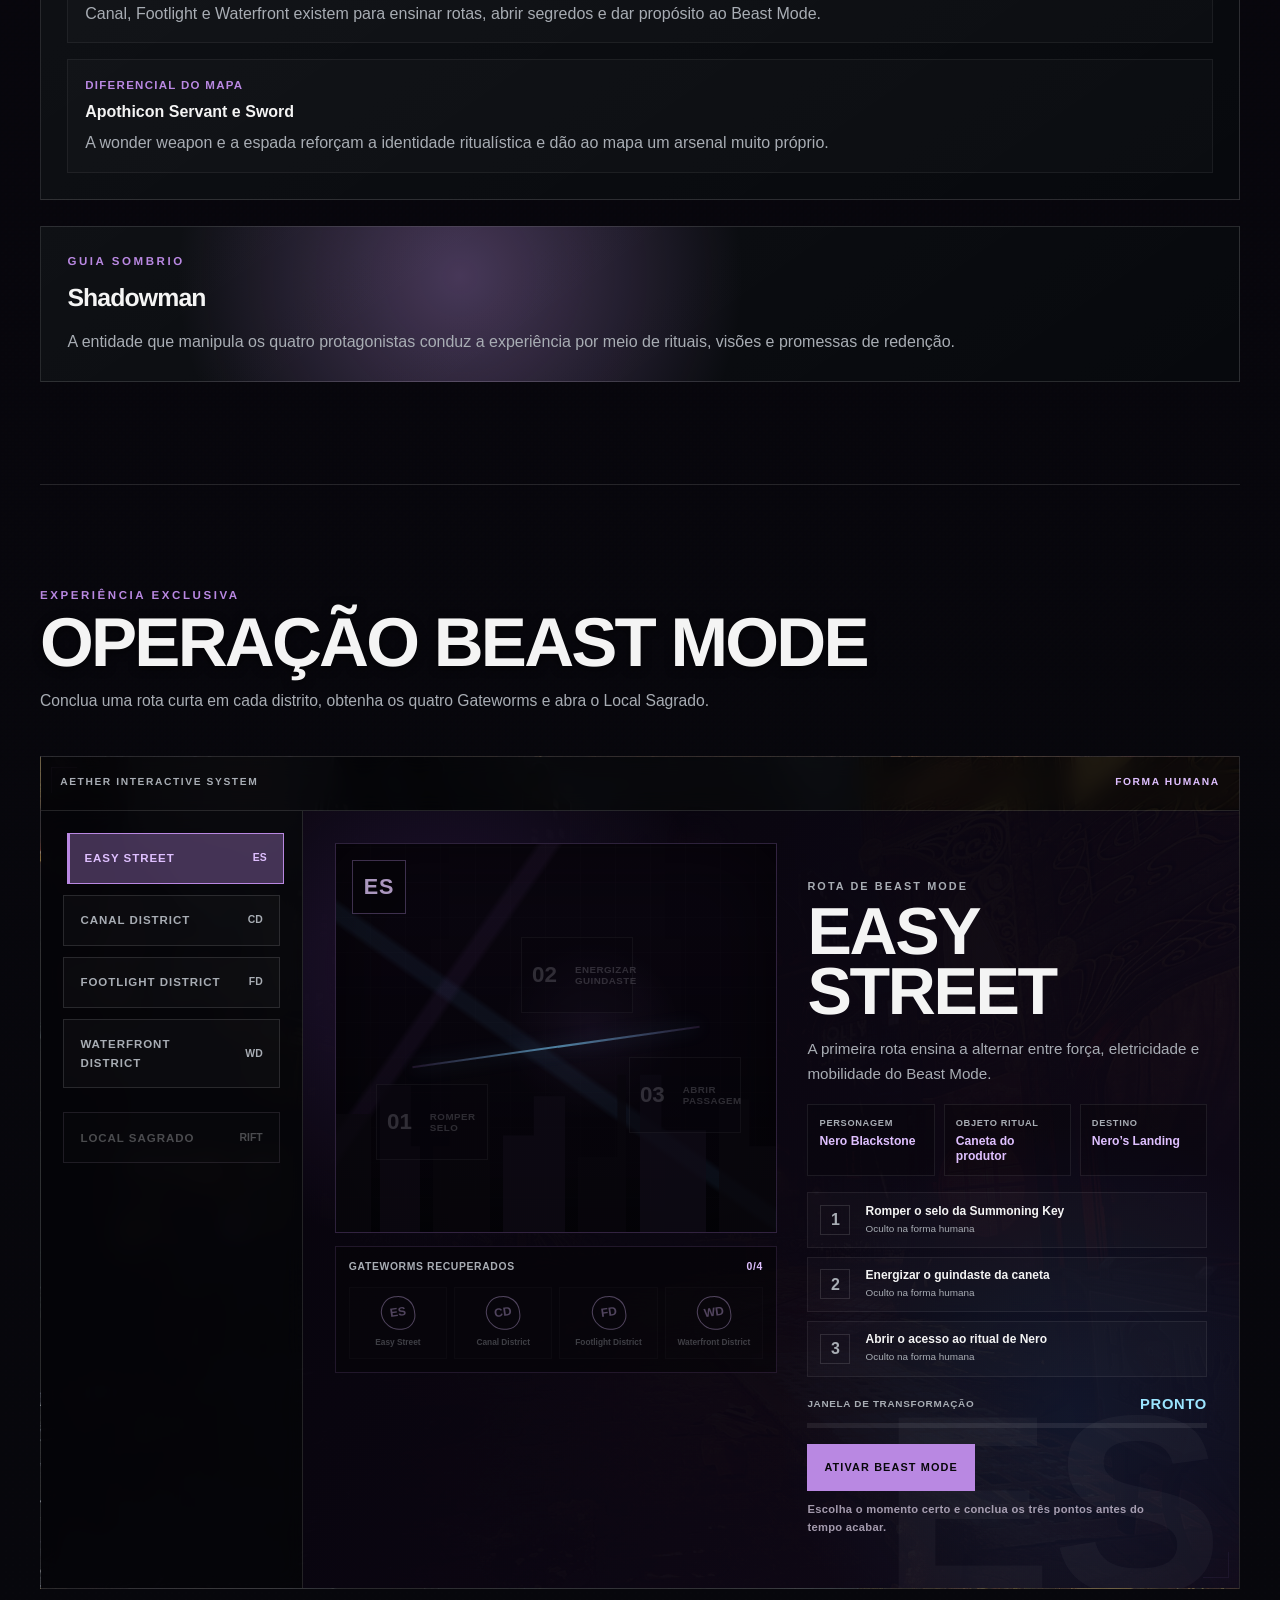
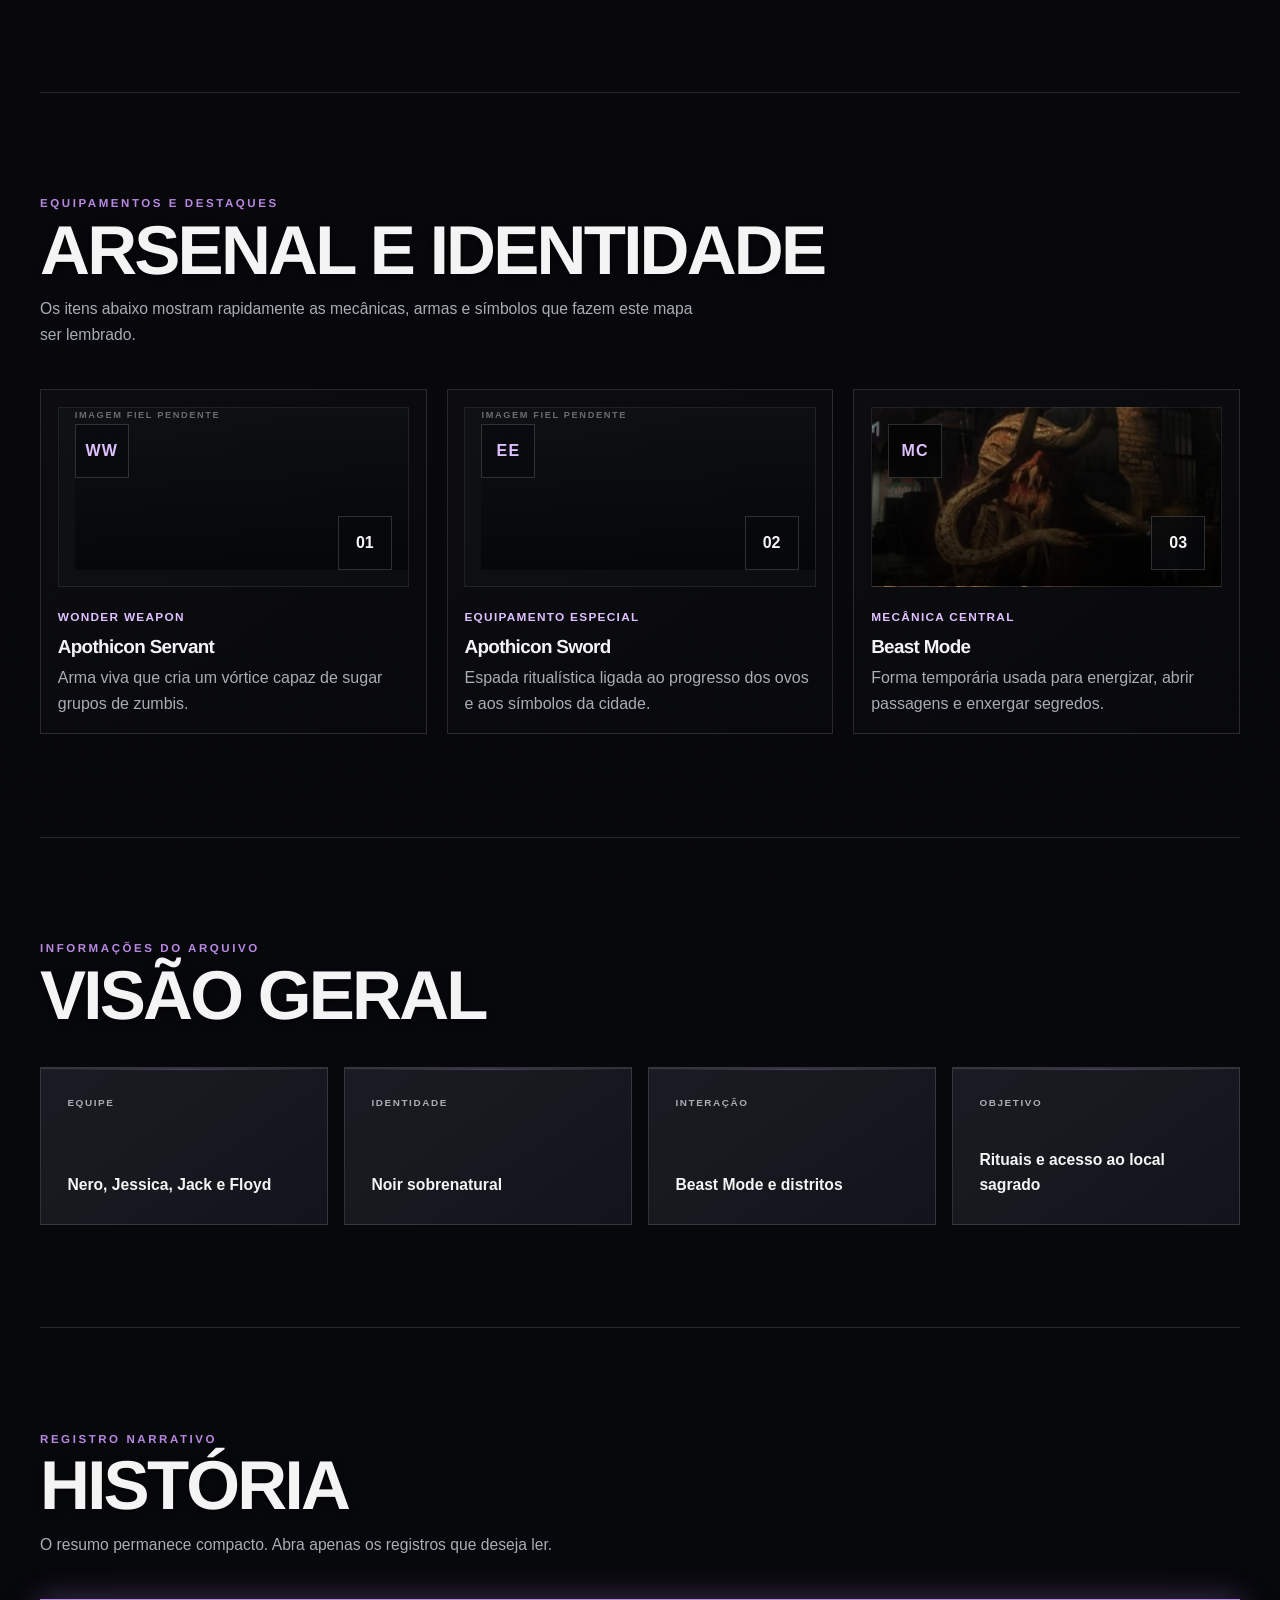
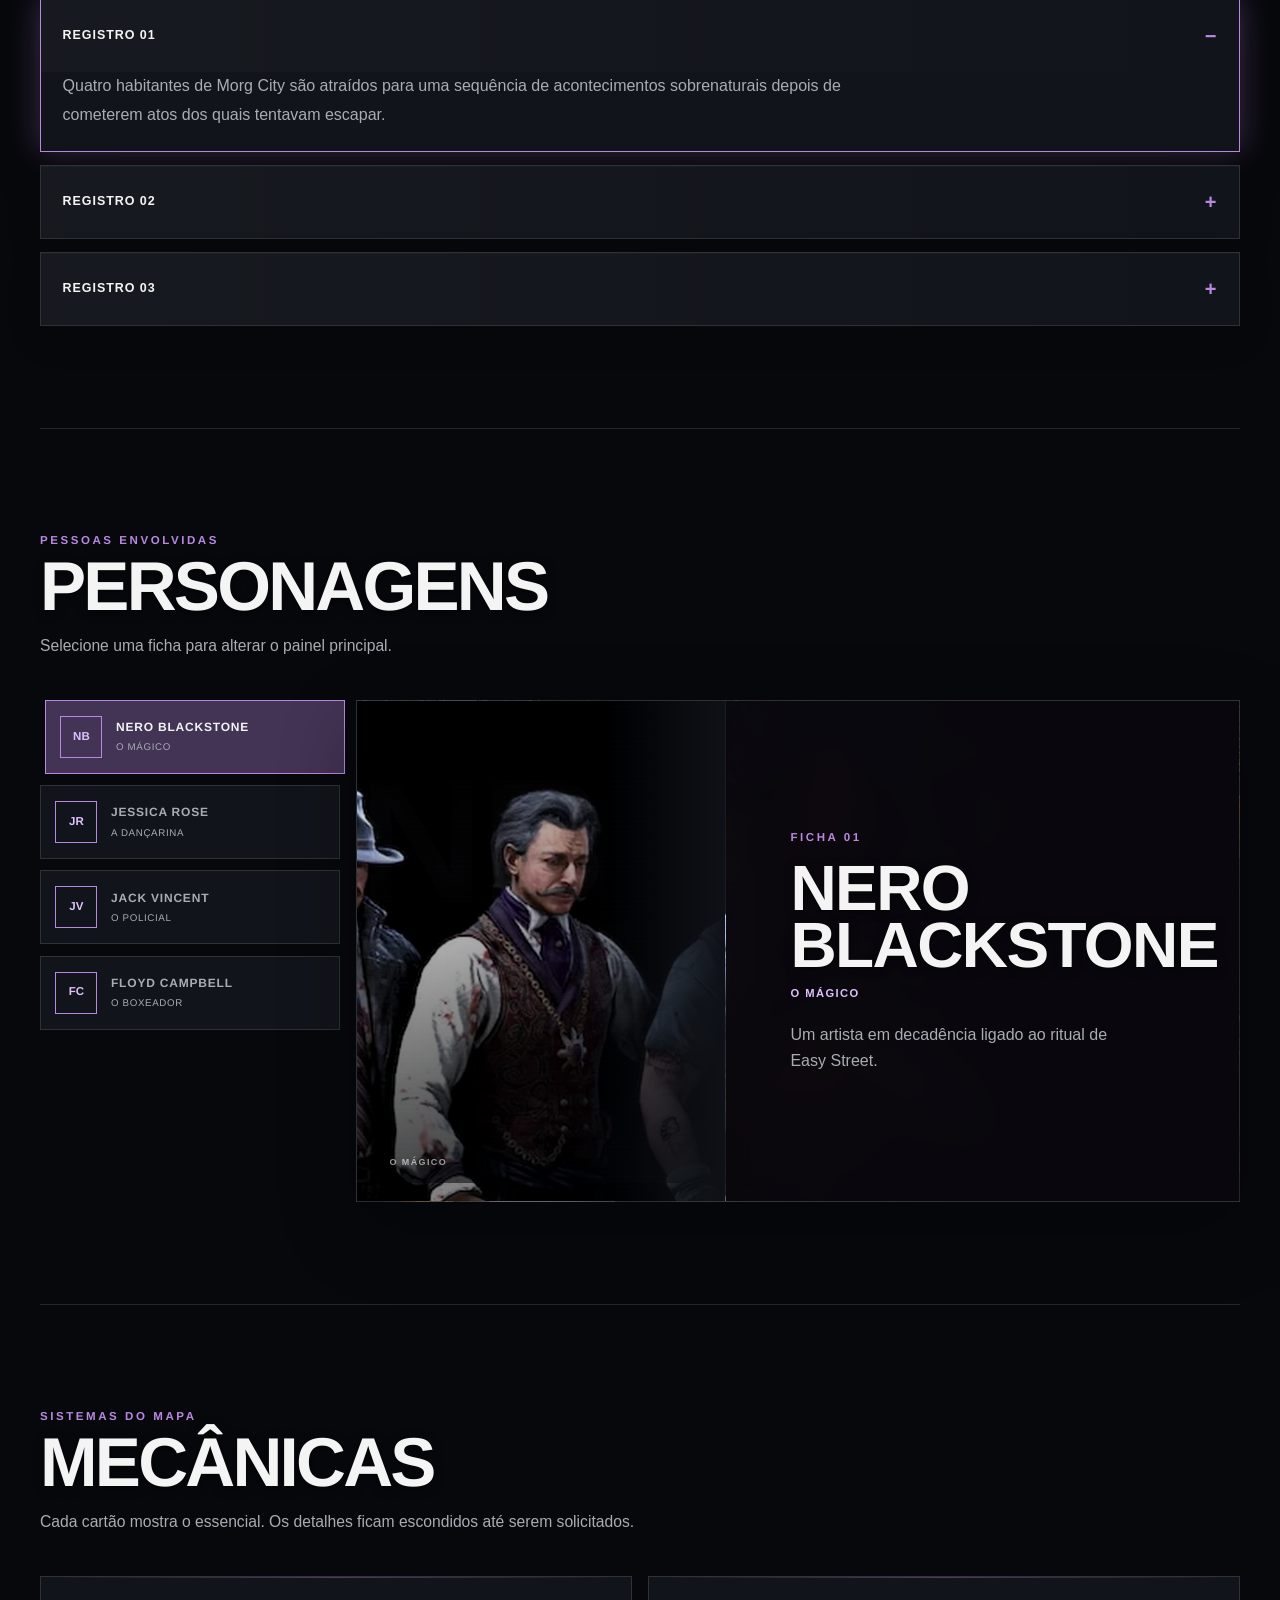
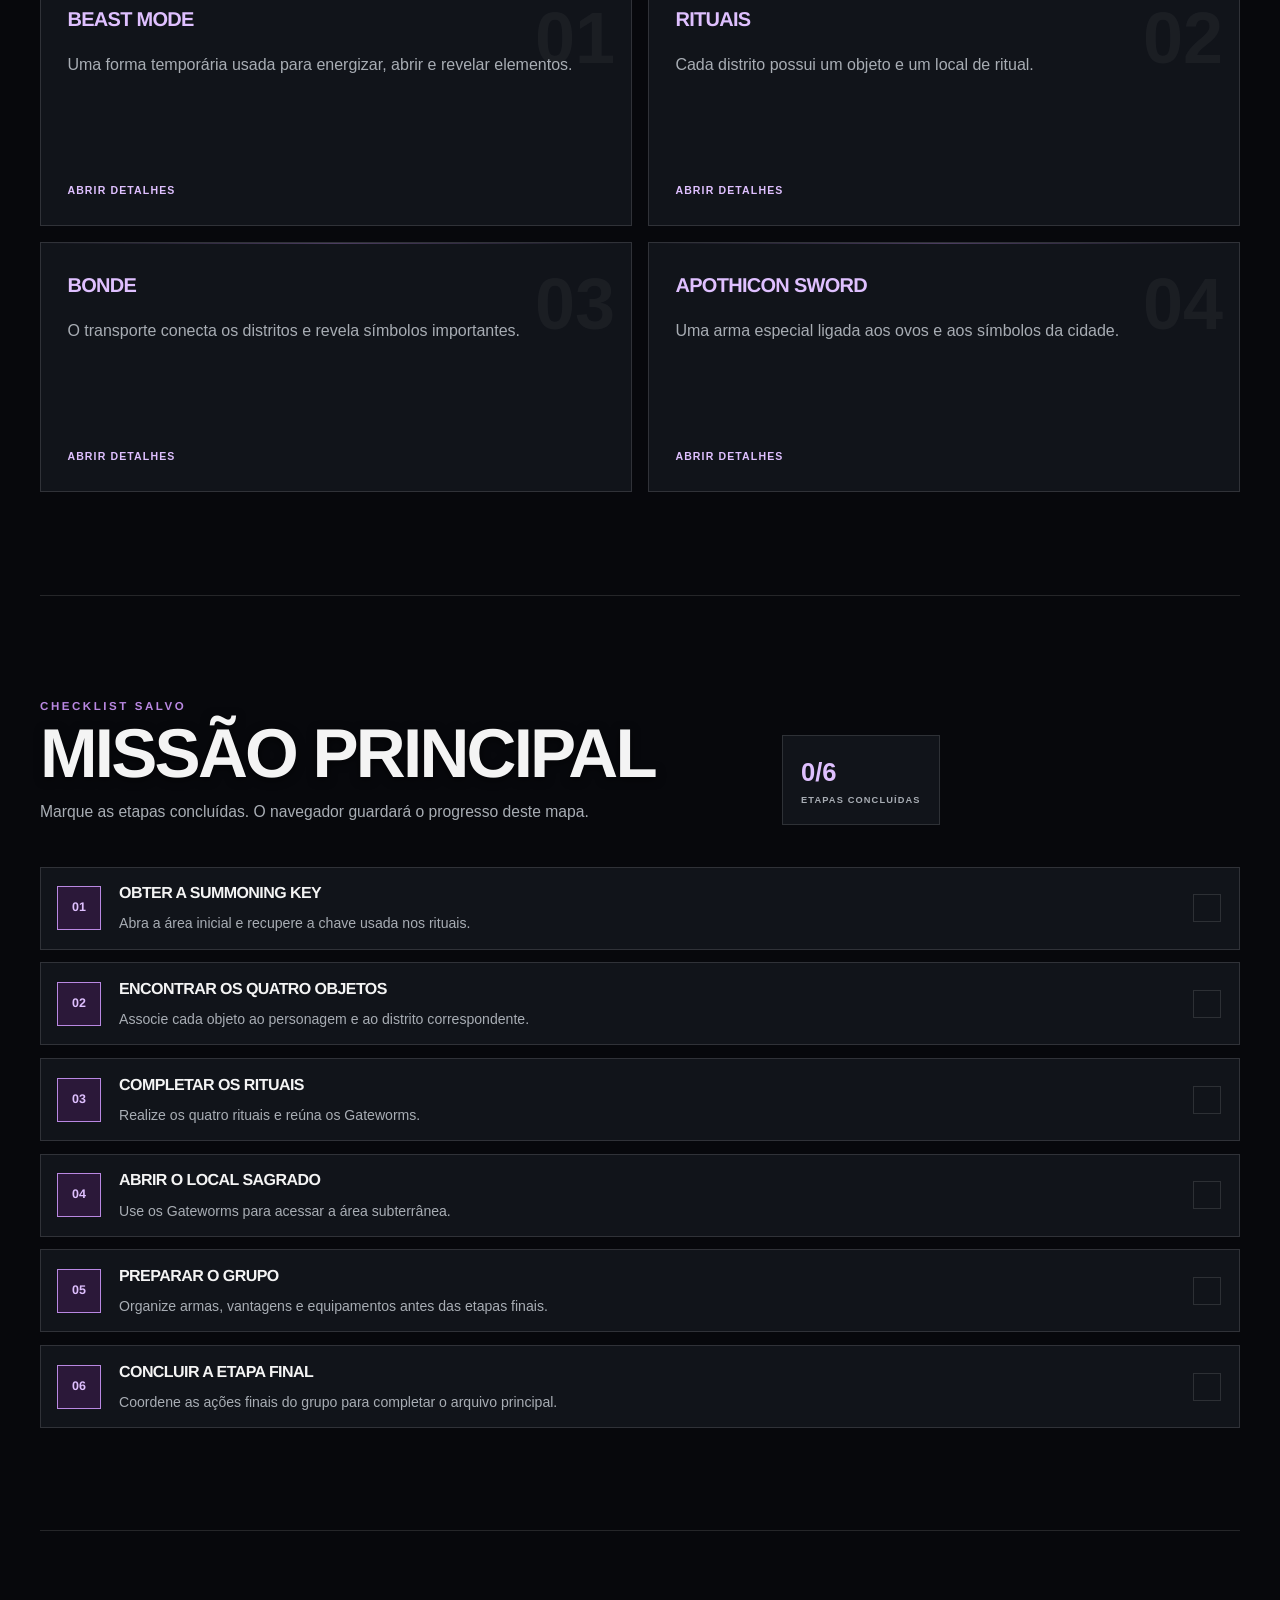
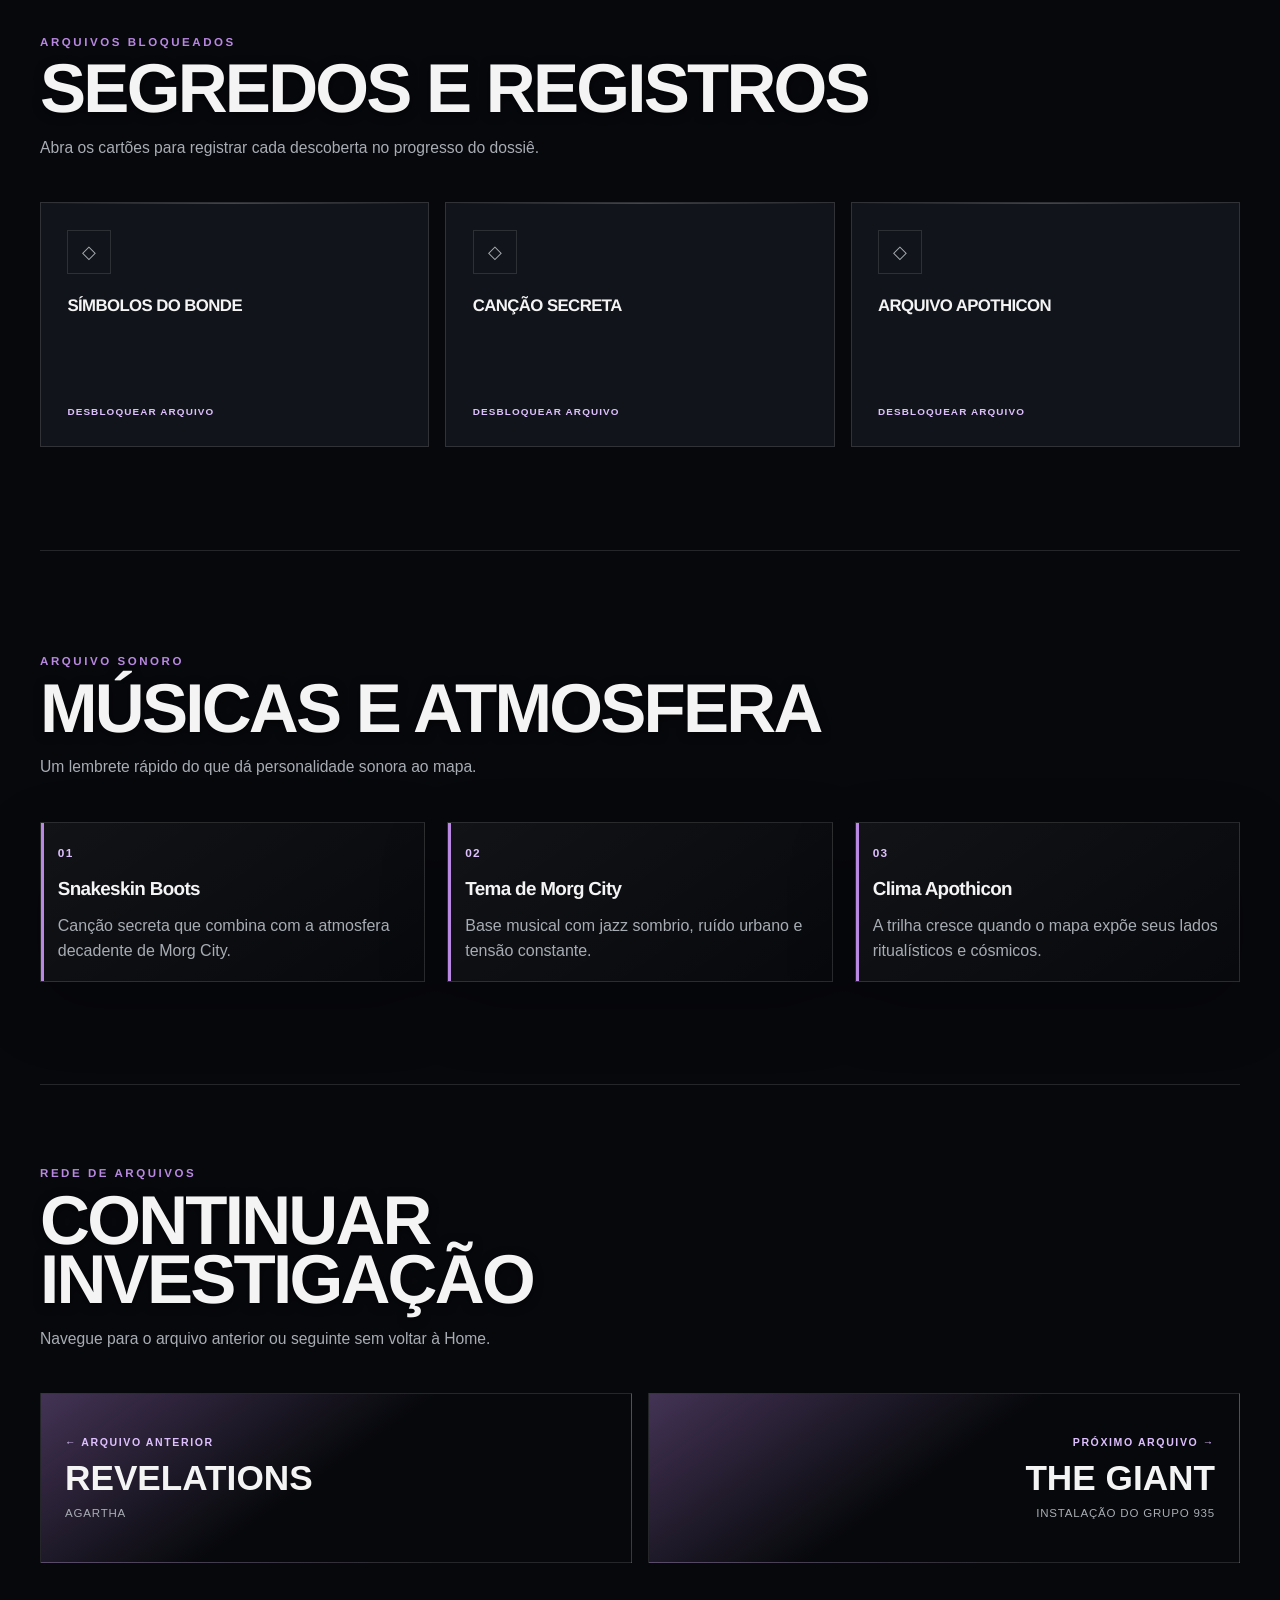
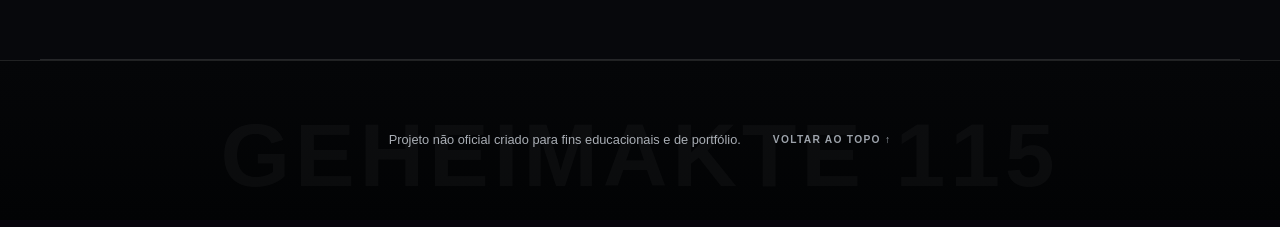
<file: mapa.html>
<!DOCTYPE html>
<html lang="pt-BR">
<head>
    <meta charset="UTF-8">
    <meta name="viewport" content="width=device-width, initial-scale=1.0">
    <meta name="theme-color" id="theme-color" content="#08050d">
    <meta name="color-scheme" content="dark">
    <link rel="icon" href="assets/images/favicon.svg" type="image/svg+xml">
    <meta
        name="description"
        id="page-description"
        content="Dossiê interativo dos mapas de Call of Duty: Black Ops III Zombies."
    >

    <meta property="og:type" content="website">
    <meta property="og:title" id="og-title" content="Dossiê do mapa | Aether Archives">
    <meta property="og:description" id="og-description" content="Dossiê interativo dos mapas de Call of Duty: Black Ops III Zombies.">
    <title>Dossiê do mapa | Aether Archives</title>
<script>document.documentElement.classList.add("js");</script>
    <link rel="stylesheet" href="css/global.css">
    <link rel="stylesheet" href="css/map.css">

    <script src="js/map-data.js" defer></script>
    <script src="js/map.details.js" defer></script>
</head>
<body class="map-page">
    <a class="skip-link" href="#map-content">Pular para o conteúdo</a>
    <header class="header" id="site-header">
        <span class="header-scroll-progress" id="header-scroll-progress" aria-hidden="true"></span>
        <a class="logo" href="index.html#inicio">
            Aether Archives
        </a>

        <button class="navigation-toggle" id="navigation-toggle" type="button" aria-expanded="false" aria-controls="main-navigation" aria-label="Abrir menu">
            <span></span><span></span><span></span>
        </button>

        <nav class="navigation" id="main-navigation" aria-label="Navegação principal">
            <a href="index.html#inicio">Início</a>
            <a href="index.html#mapas">Mapas</a>
            <a href="#interacao">Interação</a>
            <a href="#arsenal">Arsenal</a>
            <a href="#missao-principal">Missão</a>
        </nav>
    </header>

    <main id="map-content">
        <section class="map-hero" id="map-hero">
            <div class="map-hero-overlay" aria-hidden="true"></div>
            <div class="map-scan-lines" aria-hidden="true"></div>
            <div class="map-ambient-layer" id="map-ambient-layer" aria-hidden="true"></div>

            <div class="map-hero-content">
                <a class="map-back-link" href="index.html#mapas">
                    ← Voltar aos mapas
                </a>

                <p class="map-file-label" id="map-file">
                    Carregando arquivo...
                </p>

                <h1 id="map-title">
                    Carregando mapa...
                </h1>

                <p class="map-location" id="map-location"></p>
                <p class="map-introduction" id="map-introduction"></p>

                <div class="map-hero-actions">
                    <a class="button button-primary" href="#briefing">
                        Iniciar experiência
                    </a>

                    <a class="button button-secondary" href="#visao-geral">
                        Abrir dossiê
                    </a>
                </div>

                <div class="map-hero-status">
                    <span class="map-status-light" aria-hidden="true"></span>
                    <span id="map-status">Aguardando dados...</span>
                </div>

                <div class="map-hero-telemetry" aria-label="Telemetria do dossiê">
                    <span>Arquivo carregado</span>
                    <span>Rede estável</span>
                    <span>Progresso local</span>
                </div>
            </div>

            <aside class="map-progress-panel" aria-label="Progresso do dossiê">
                <span class="map-progress-label">Investigação</span>
                <strong id="map-progress-value">0%</strong>
                <div class="map-progress-track" aria-hidden="true">
                    <span id="map-progress-bar"></span>
                </div>
                <button class="map-reset-button" id="map-reset-button" type="button">
                    Reiniciar progresso
                </button>
            </aside>
        </section>

        <nav class="map-index" aria-label="Seções do dossiê">
            <div class="map-index-content">
                <span class="map-index-title">Navegação do arquivo</span>

                <div class="map-index-links">
                    <a href="#briefing">Briefing</a>
                    <a href="#interacao">Interação</a>
                    <a href="#arsenal">Arsenal</a>
                    <a href="#visao-geral">Visão geral</a>
                    <a href="#historia">História</a>
                    <a href="#personagens-do-mapa">Personagens</a>
                    <a href="#mecanicas">Mecânicas</a>
                    <a href="#missao-principal">Missão</a>
                    <a href="#segredos">Segredos</a>
                    <a href="#musica">Música</a>
                </div>
            </div>
        </nav>

        <section class="map-section" id="briefing">
            <div class="map-section-heading">
                <p class="section-label">Comando da operação</p>
                <h2>Briefing</h2>
                <p class="map-section-description">
                    Um resumo claro do que observar, por que este mapa importa e qual é sua missão principal.
                </p>
            </div>

            <div class="briefing-grid">
                <article class="directive-card">
                    <span class="directive-kicker">Objetivo imediato</span>
                    <h3 id="map-directive-title">Aguardando diretiva</h3>
                    <p id="map-directive"></p>
                    <ul class="directive-points" id="map-spotlights"></ul>
                </article>

                <article class="presence-card" id="map-presence-card">
                    <div class="presence-badge">Presença viva</div>
                    <div class="presence-visual" id="map-presence-visual" aria-hidden="true">
                        <span class="presence-core"></span>
                    </div>
                    <div class="presence-copy">
                        <p class="section-label" id="presence-subtitle">Aguardando entidade...</p>
                        <h3 id="presence-title">Aguardando presença...</h3>
                        <p id="presence-description"></p>
                    </div>
                </article>
            </div>
        </section>

        <section class="map-section map-interaction-section" id="interacao">
            <div class="map-section-heading">
                <p class="section-label">Experiência exclusiva</p>
                <h2 id="interaction-title">Console do mapa</h2>
                <p class="map-section-description" id="interaction-description">
                    Carregando interação...
                </p>
            </div>

            <div id="map-interaction" aria-live="polite">
                <div class="map-loading-card">Inicializando console...</div>
            </div>
        </section>

        <section class="map-section" id="arsenal">
            <div class="map-section-heading">
                <p class="section-label">Equipamentos e destaques</p>
                <h2>Arsenal e identidade</h2>
                <p class="map-section-description">
                    Os itens abaixo mostram rapidamente as mecânicas, armas e símbolos que fazem este mapa ser lembrado.
                </p>
            </div>

            <div class="arsenal-grid" id="map-arsenal">
                <div class="map-loading-card">Carregando arsenal...</div>
            </div>
        </section>

        <section class="map-section" id="visao-geral">
            <div class="map-section-heading">
                <p class="section-label">Informações do arquivo</p>
                <h2>Visão geral</h2>
            </div>

            <div class="map-overview-grid" id="map-overview">
                <div class="map-loading-card">Carregando informações...</div>
            </div>
        </section>

        <section class="map-section" id="historia">
            <div class="map-section-heading">
                <p class="section-label">Registro narrativo</p>
                <h2>História</h2>
                <p class="map-section-description">
                    O resumo permanece compacto. Abra apenas os registros que deseja ler.
                </p>
            </div>

            <div class="map-accordion-list" id="map-story">
                <div class="map-loading-card">Carregando registros...</div>
            </div>
        </section>

        <section class="map-section" id="personagens-do-mapa">
            <div class="map-section-heading">
                <p class="section-label">Pessoas envolvidas</p>
                <h2>Personagens</h2>
                <p class="map-section-description">
                    Selecione uma ficha para alterar o painel principal.
                </p>
            </div>

            <div id="map-characters">
                <div class="map-loading-card">Carregando personagens...</div>
            </div>
        </section>

        <section class="map-section" id="mecanicas">
            <div class="map-section-heading">
                <p class="section-label">Sistemas do mapa</p>
                <h2>Mecânicas</h2>
                <p class="map-section-description">
                    Cada cartão mostra o essencial. Os detalhes ficam escondidos até serem solicitados.
                </p>
            </div>

            <div class="map-mechanics-grid" id="map-mechanics-list">
                <div class="map-loading-card">Carregando mecânicas...</div>
            </div>
        </section>

        <section class="map-section" id="missao-principal">
            <div class="map-section-heading map-quest-heading">
                <div>
                    <p class="section-label">Checklist salvo</p>
                    <h2>Missão principal</h2>
                    <p class="map-section-description">
                        Marque as etapas concluídas. O navegador guardará o progresso deste mapa.
                    </p>
                </div>

                <div class="quest-summary" aria-live="polite">
                    <strong id="quest-completed-count">0/0</strong>
                    <span>etapas concluídas</span>
                </div>
            </div>

            <div class="quest-steps" id="map-quest-steps">
                <div class="map-loading-card">Carregando missão...</div>
            </div>
        </section>

        <section class="map-section" id="segredos">
            <div class="map-section-heading">
                <p class="section-label">Arquivos bloqueados</p>
                <h2>Segredos e registros</h2>
                <p class="map-section-description">
                    Abra os cartões para registrar cada descoberta no progresso do dossiê.
                </p>
            </div>

            <div class="map-secret-grid" id="map-secrets">
                <div class="map-loading-card">Carregando arquivos...</div>
            </div>
        </section>

        <section class="map-section" id="musica">
            <div class="map-section-heading">
                <p class="section-label">Arquivo sonoro</p>
                <h2>Músicas e atmosfera</h2>
                <p class="map-section-description">
                    Um lembrete rápido do que dá personalidade sonora ao mapa.
                </p>
            </div>

            <div class="soundtrack-grid" id="map-soundtrack">
                <div class="map-loading-card">Carregando trilha...</div>
            </div>
        </section>

        <section class="map-section map-switcher-section" id="navegacao-mapas" aria-label="Continuar pelos arquivos">
            <div class="map-section-heading">
                <p class="section-label">Rede de arquivos</p>
                <h2>Continuar investigação</h2>
                <p class="map-section-description">Navegue para o arquivo anterior ou seguinte sem voltar à Home.</p>
            </div>
            <div class="map-switcher" id="map-switcher"></div>
        </section>

        <section class="map-error" id="map-error" hidden>
            <h1>Arquivo não encontrado</h1>
            <p>
                Não foi possível carregar este mapa. Confirme se o projeto está aberto pelo Live Server.
            </p>
            <a class="button button-primary" href="index.html#mapas">
                Voltar aos mapas
            </a>
        </section>

        <noscript>
            <section class="map-error">
                <h1>JavaScript desativado</h1>
                <p>Ative o JavaScript para carregar o dossiê interativo.</p>
            </section>
        </noscript>
    </main>

    <footer class="footer">
        <p>Projeto não oficial criado para fins educacionais e de portfólio.</p>
        <a class="footer-top-link" href="#map-hero">Voltar ao topo ↑</a>
    </footer>
</body>
</html>
</file>
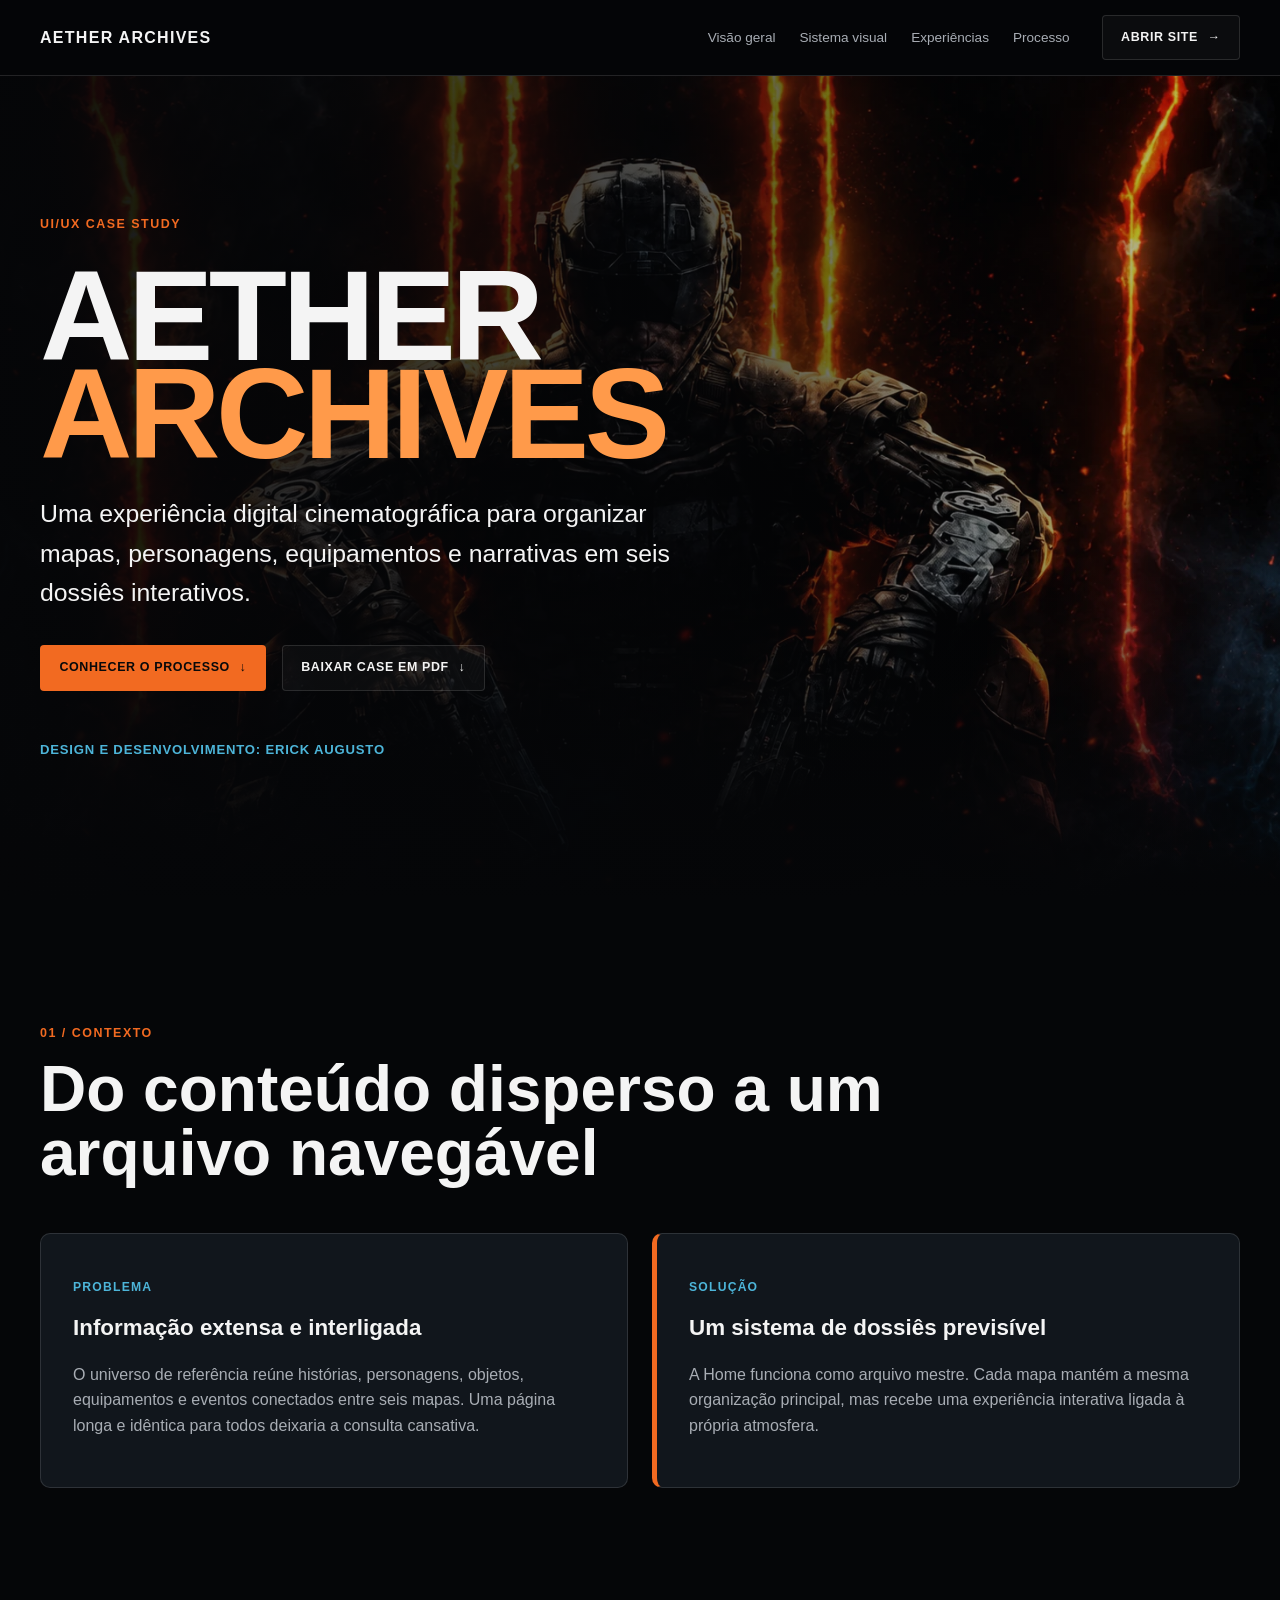
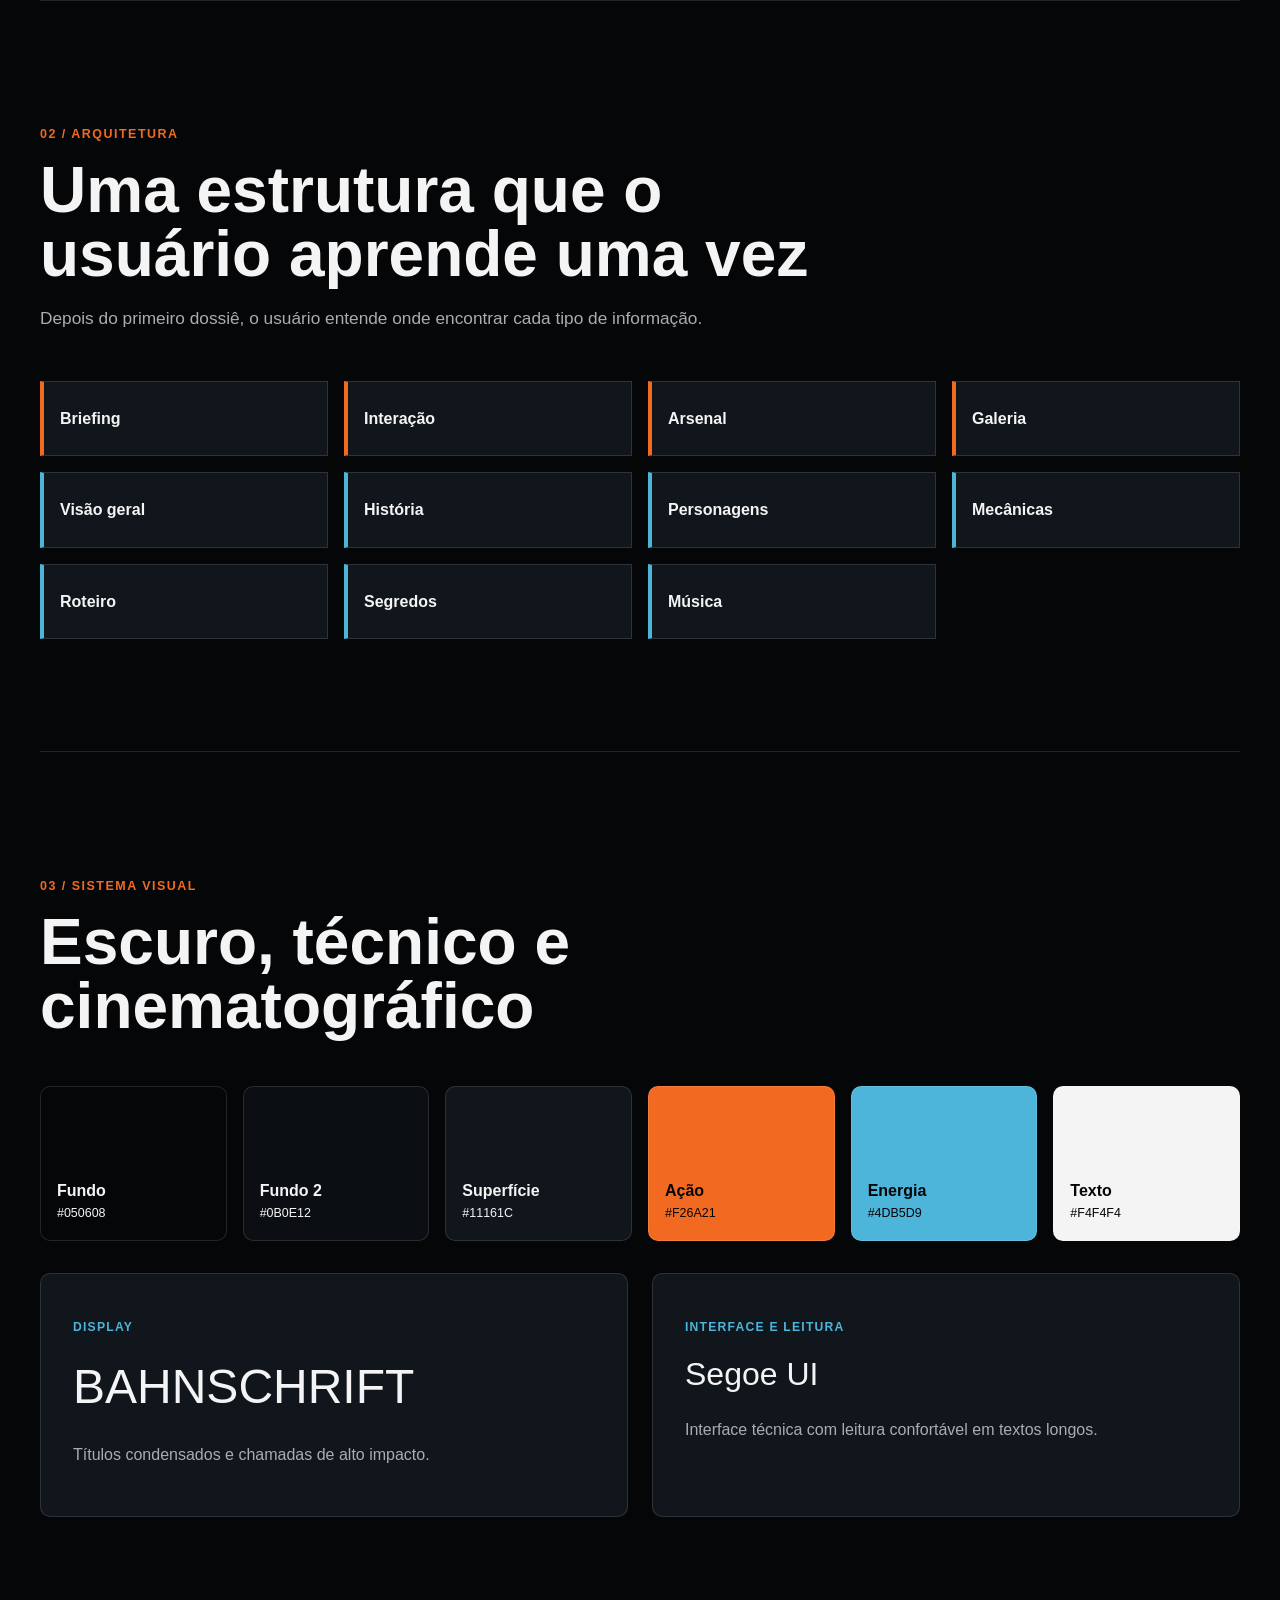
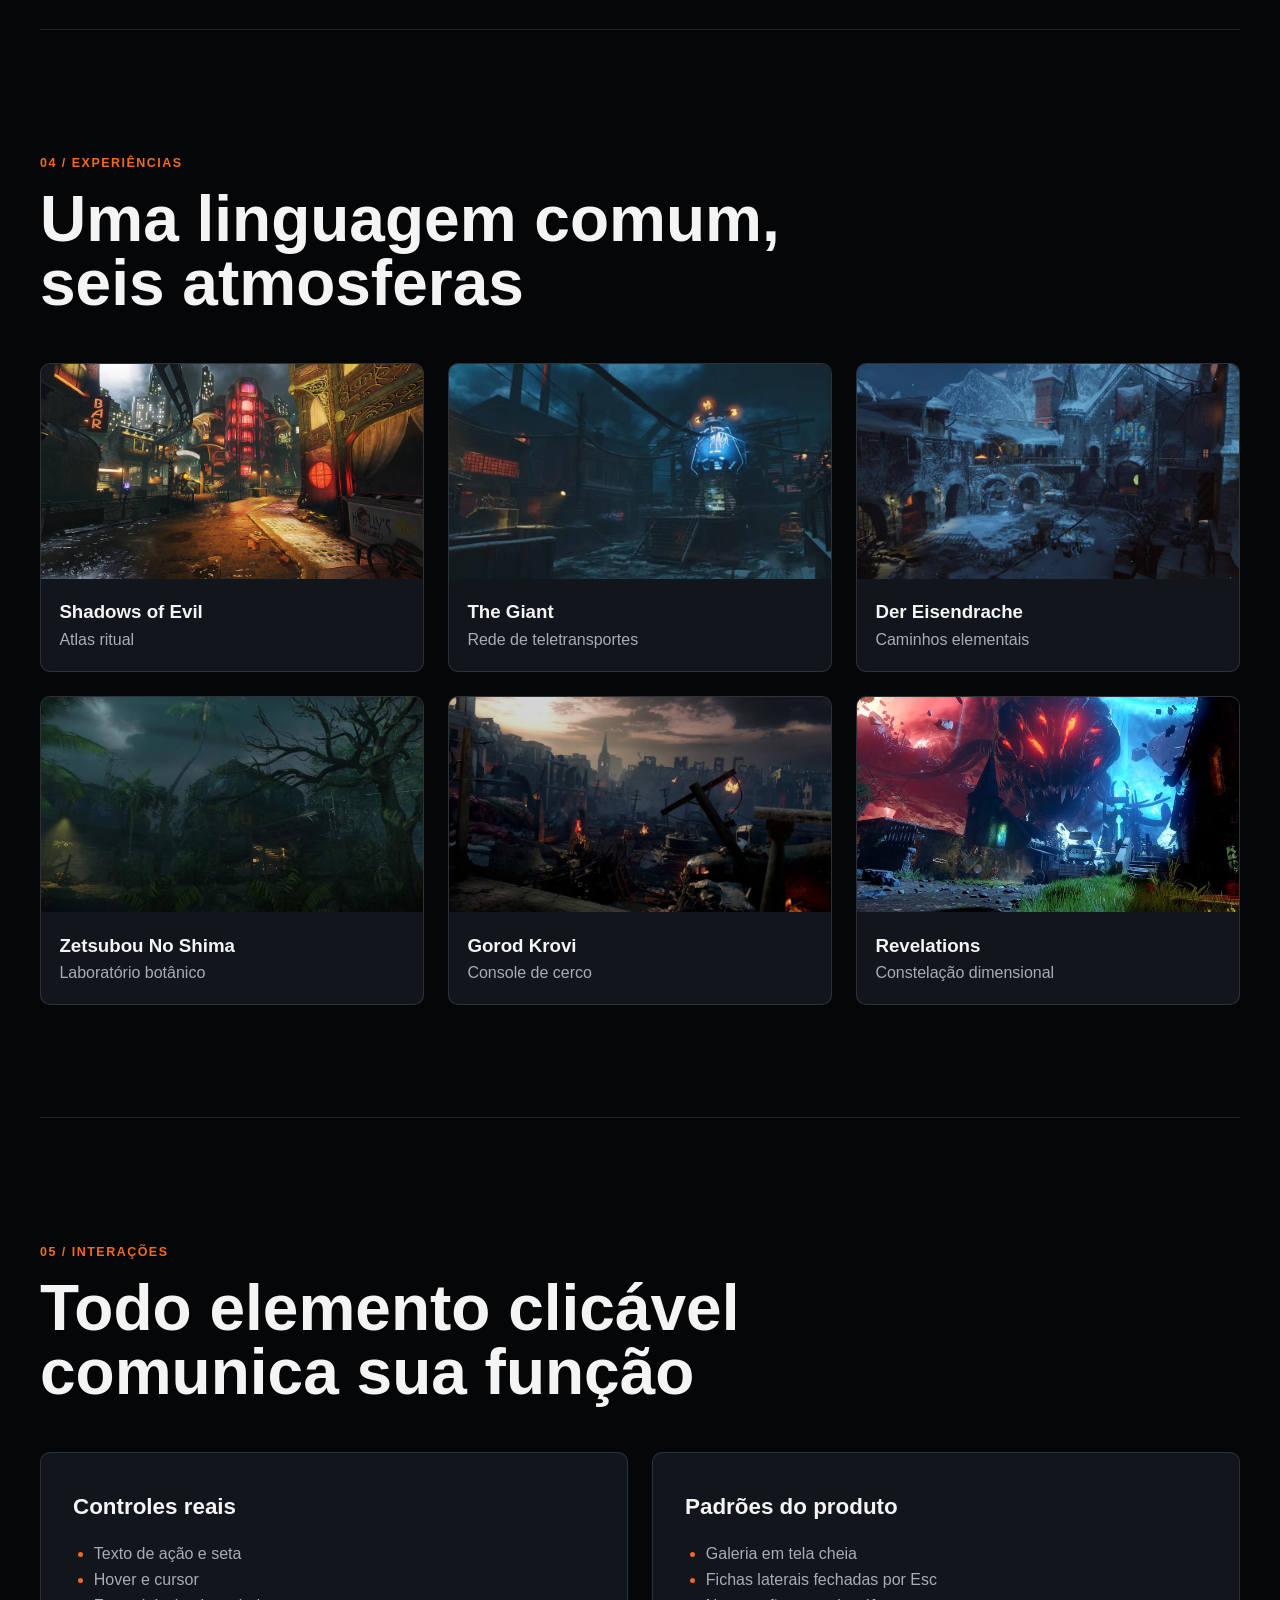
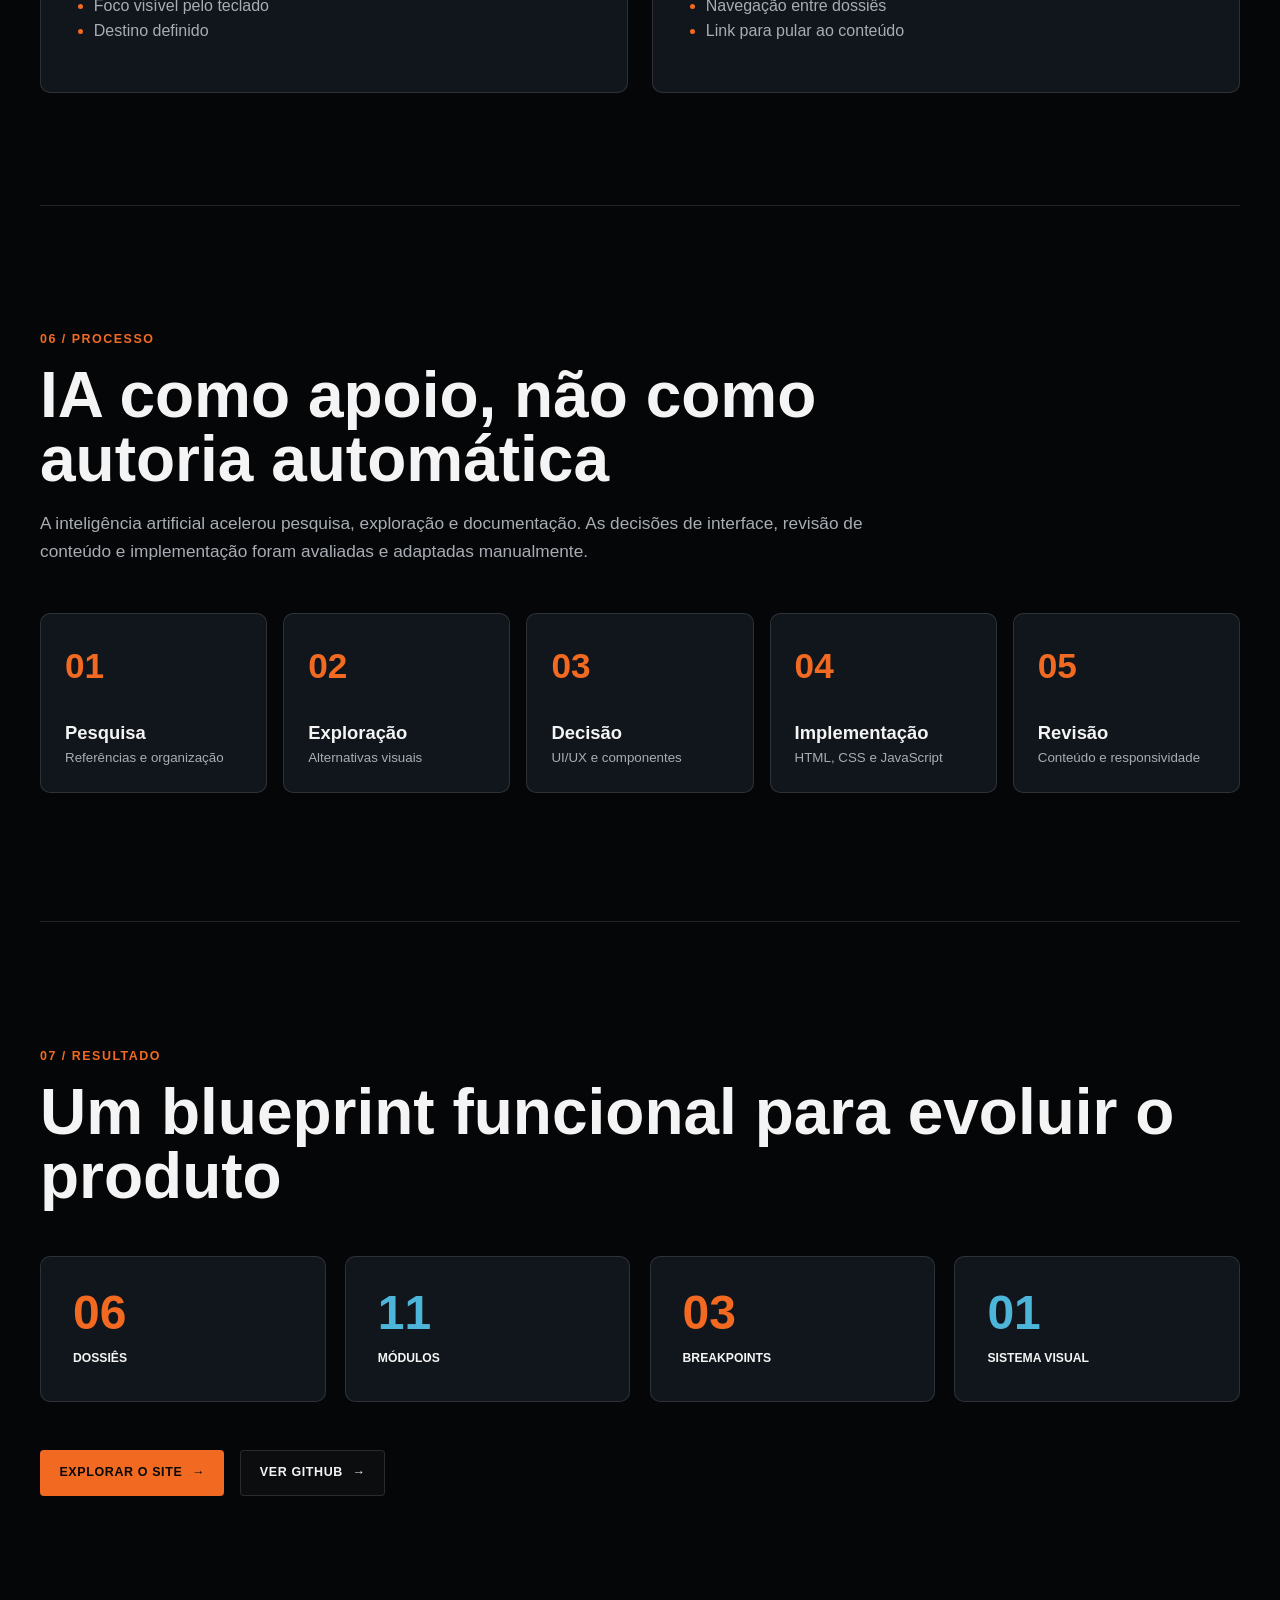
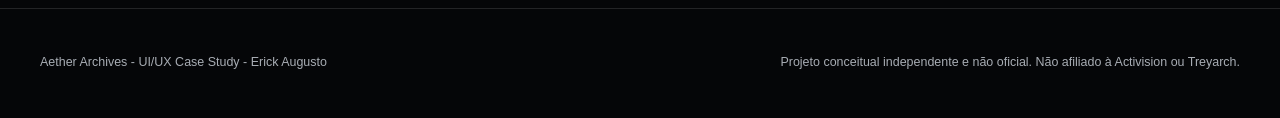
<file: ui-ux.html>
<!DOCTYPE html>
<html lang="pt-BR">
<head>
  <meta charset="UTF-8">
  <meta name="viewport" content="width=device-width, initial-scale=1.0">
  <meta name="description" content="Case study de UI/UX do Aether Archives, criado por Erick Augusto.">
  <title>Aether Archives | UI/UX Case Study</title>
  <link rel="icon" href="assets/images/favicon.svg" type="image/svg+xml">
  <link rel="stylesheet" href="css/ui-ux.css">
</head>
<body>
  <a class="skip-link" href="#conteudo">Pular para o conteúdo</a>
  <header class="case-header">
    <a class="brand" href="index.html">AETHER ARCHIVES</a>
    <nav aria-label="Navegação do case">
      <a href="#visao-geral">Visão geral</a>
      <a href="#sistema">Sistema visual</a>
      <a href="#experiencias">Experiências</a>
      <a href="#processo">Processo</a>
    </nav>
    <a class="button button-ghost" href="index.html">Abrir site <span aria-hidden="true">→</span></a>
  </header>

  <main id="conteudo">
    <section class="case-hero">
      <div class="hero-overlay"></div>
      <div class="hero-content">
        <p class="eyebrow">UI/UX Case Study</p>
        <h1>Aether<br><span>Archives</span></h1>
        <p class="hero-copy">Uma experiência digital cinematográfica para organizar mapas, personagens, equipamentos e narrativas em seis dossiês interativos.</p>
        <div class="hero-actions">
          <a class="button button-primary" href="#visao-geral">Conhecer o processo <span aria-hidden="true">↓</span></a>
          <a class="button button-secondary" href="portfolio/Aether_Archives_UI_UX_Case_Study.pdf" download>Baixar case em PDF <span aria-hidden="true">↓</span></a>
        </div>
        <p class="credit">Design e desenvolvimento: Erick Augusto</p>
      </div>
    </section>

    <section class="case-section overview" id="visao-geral">
      <div class="section-heading">
        <p class="eyebrow">01 / Contexto</p>
        <h2>Do conteúdo disperso a um arquivo navegável</h2>
      </div>
      <div class="split-grid">
        <article class="case-panel">
          <p class="panel-label">Problema</p>
          <h3>Informação extensa e interligada</h3>
          <p>O universo de referência reúne histórias, personagens, objetos, equipamentos e eventos conectados entre seis mapas. Uma página longa e idêntica para todos deixaria a consulta cansativa.</p>
        </article>
        <article class="case-panel accent-panel">
          <p class="panel-label">Solução</p>
          <h3>Um sistema de dossiês previsível</h3>
          <p>A Home funciona como arquivo mestre. Cada mapa mantém a mesma organização principal, mas recebe uma experiência interativa ligada à própria atmosfera.</p>
        </article>
      </div>
    </section>

    <section class="case-section architecture">
      <div class="section-heading">
        <p class="eyebrow">02 / Arquitetura</p>
        <h2>Uma estrutura que o usuário aprende uma vez</h2>
        <p>Depois do primeiro dossiê, o usuário entende onde encontrar cada tipo de informação.</p>
      </div>
      <div class="module-grid" aria-label="Módulos dos dossiês">
        <span>Briefing</span><span>Interação</span><span>Arsenal</span><span>Galeria</span>
        <span>Visão geral</span><span>História</span><span>Personagens</span><span>Mecânicas</span>
        <span>Roteiro</span><span>Segredos</span><span>Música</span>
      </div>
    </section>

    <section class="case-section visual-system" id="sistema">
      <div class="section-heading">
        <p class="eyebrow">03 / Sistema visual</p>
        <h2>Escuro, técnico e cinematográfico</h2>
      </div>
      <div class="color-grid">
        <div style="--swatch:#050608"><strong>Fundo</strong><span>#050608</span></div>
        <div style="--swatch:#0b0e12"><strong>Fundo 2</strong><span>#0B0E12</span></div>
        <div style="--swatch:#11161c"><strong>Superfície</strong><span>#11161C</span></div>
        <div class="dark-text" style="--swatch:#f26a21"><strong>Ação</strong><span>#F26A21</span></div>
        <div class="dark-text" style="--swatch:#4db5d9"><strong>Energia</strong><span>#4DB5D9</span></div>
        <div class="dark-text" style="--swatch:#f4f4f4"><strong>Texto</strong><span>#F4F4F4</span></div>
      </div>
      <div class="type-grid">
        <article class="case-panel"><p class="panel-label">Display</p><p class="type-display">BAHNSCHRIFT</p><p>Títulos condensados e chamadas de alto impacto.</p></article>
        <article class="case-panel"><p class="panel-label">Interface e leitura</p><p class="type-body">Segoe UI</p><p>Interface técnica com leitura confortável em textos longos.</p></article>
      </div>
    </section>

    <section class="case-section experiences" id="experiencias">
      <div class="section-heading">
        <p class="eyebrow">04 / Experiências</p>
        <h2>Uma linguagem comum, seis atmosferas</h2>
      </div>
      <div class="experience-grid">
        <article><img src="assets/images/maps/shadows-of-evil-canal.webp" alt="Morg City em Shadows of Evil"><div><h3>Shadows of Evil</h3><p>Atlas ritual</p></div></article>
        <article><img src="assets/images/maps/the-giant.jpg" alt="Instalação de The Giant"><div><h3>The Giant</h3><p>Rede de teletransportes</p></div></article>
        <article><img src="assets/images/maps/der-eisendrache.jpg" alt="Castelo de Der Eisendrache"><div><h3>Der Eisendrache</h3><p>Caminhos elementais</p></div></article>
        <article><img src="assets/images/maps/zetsubou_no_shima.jpg" alt="Floresta de Zetsubou No Shima"><div><h3>Zetsubou No Shima</h3><p>Laboratório botânico</p></div></article>
        <article><img src="assets/images/maps/gorod_krovi.jpg" alt="Stalingrado em Gorod Krovi"><div><h3>Gorod Krovi</h3><p>Console de cerco</p></div></article>
        <article><img src="assets/images/maps/revelations.jpg" alt="Dimensões de Revelations"><div><h3>Revelations</h3><p>Constelação dimensional</p></div></article>
      </div>
    </section>

    <section class="case-section interactions">
      <div class="section-heading">
        <p class="eyebrow">05 / Interações</p>
        <h2>Todo elemento clicável comunica sua função</h2>
      </div>
      <div class="split-grid">
        <article class="case-panel"><h3>Controles reais</h3><ul><li>Texto de ação e seta</li><li>Hover e cursor</li><li>Foco visível pelo teclado</li><li>Destino definido</li></ul></article>
        <article class="case-panel"><h3>Padrões do produto</h3><ul><li>Galeria em tela cheia</li><li>Fichas laterais fechadas por Esc</li><li>Navegação entre dossiês</li><li>Link para pular ao conteúdo</li></ul></article>
      </div>
    </section>

    <section class="case-section process" id="processo">
      <div class="section-heading">
        <p class="eyebrow">06 / Processo</p>
        <h2>IA como apoio, não como autoria automática</h2>
        <p>A inteligência artificial acelerou pesquisa, exploração e documentação. As decisões de interface, revisão de conteúdo e implementação foram avaliadas e adaptadas manualmente.</p>
      </div>
      <ol class="process-list">
        <li><span>01</span><strong>Pesquisa</strong><small>Referências e organização</small></li>
        <li><span>02</span><strong>Exploração</strong><small>Alternativas visuais</small></li>
        <li><span>03</span><strong>Decisão</strong><small>UI/UX e componentes</small></li>
        <li><span>04</span><strong>Implementação</strong><small>HTML, CSS e JavaScript</small></li>
        <li><span>05</span><strong>Revisão</strong><small>Conteúdo e responsividade</small></li>
      </ol>
    </section>

    <section class="case-section result">
      <p class="eyebrow">07 / Resultado</p>
      <h2>Um blueprint funcional para evoluir o produto</h2>
      <div class="metric-grid"><div><strong>06</strong><span>Dossiês</span></div><div><strong>11</strong><span>Módulos</span></div><div><strong>03</strong><span>Breakpoints</span></div><div><strong>01</strong><span>Sistema visual</span></div></div>
      <div class="final-actions"><a class="button button-primary" href="index.html">Explorar o site <span aria-hidden="true">→</span></a><a class="button button-secondary" href="https://github.com/AugstConsagrado">Ver GitHub <span aria-hidden="true">→</span></a></div>
    </section>
  </main>

  <footer class="case-footer">
    <p>Aether Archives - UI/UX Case Study - Erick Augusto</p>
    <p>Projeto conceitual independente e não oficial. Não afiliado à Activision ou Treyarch.</p>
  </footer>
</body>
</html>
</file>
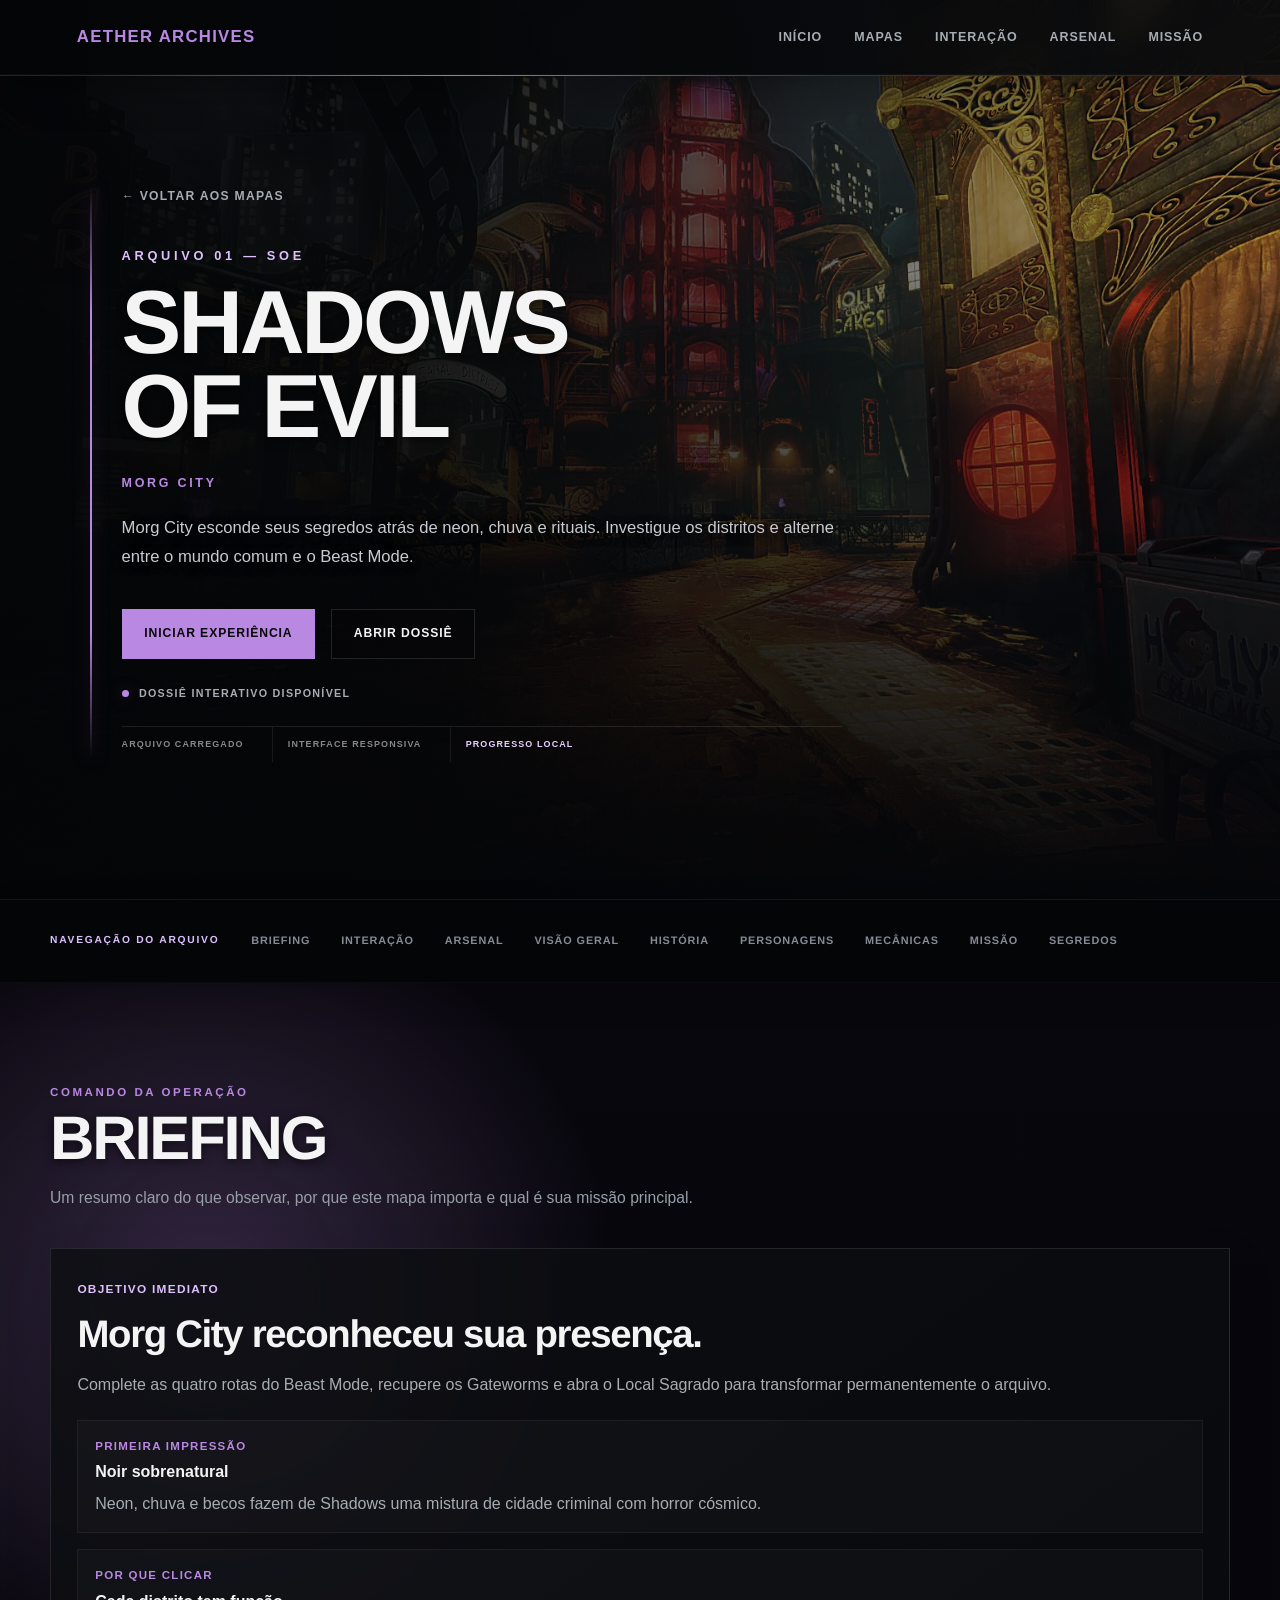
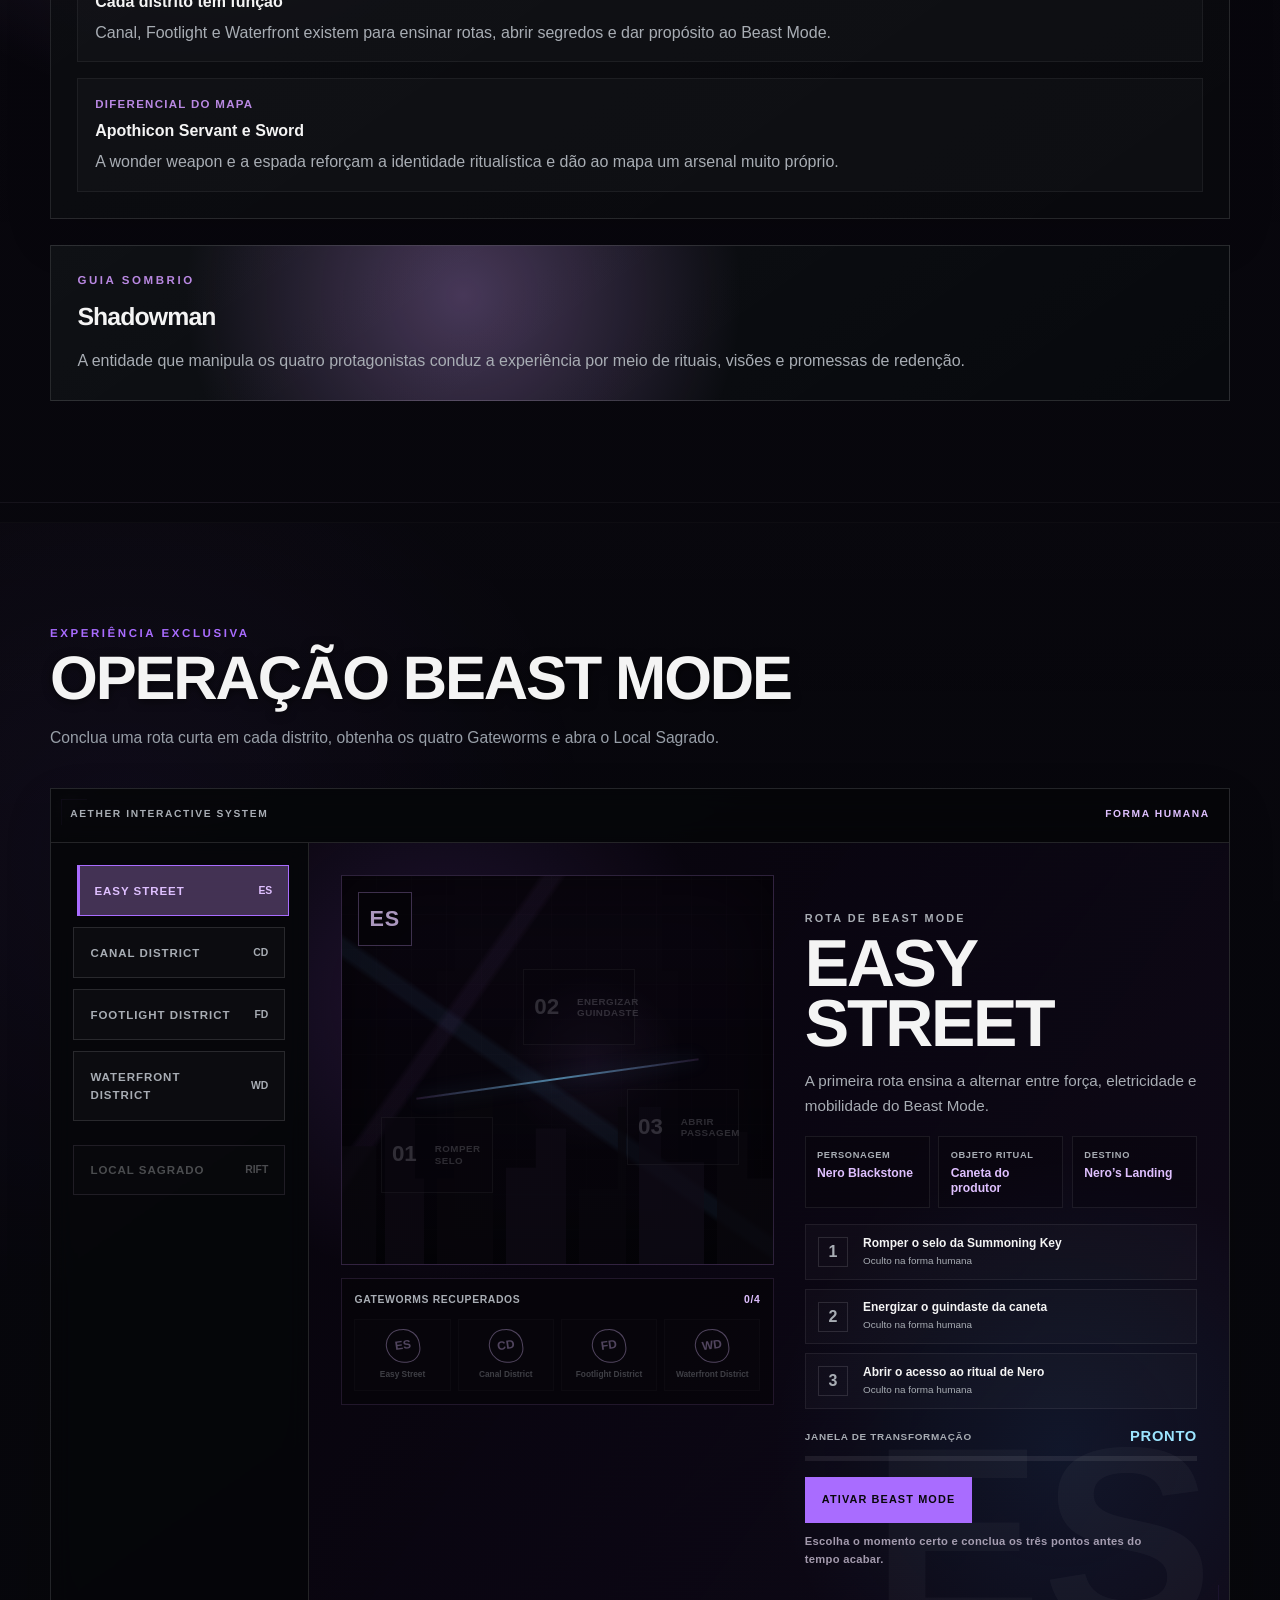
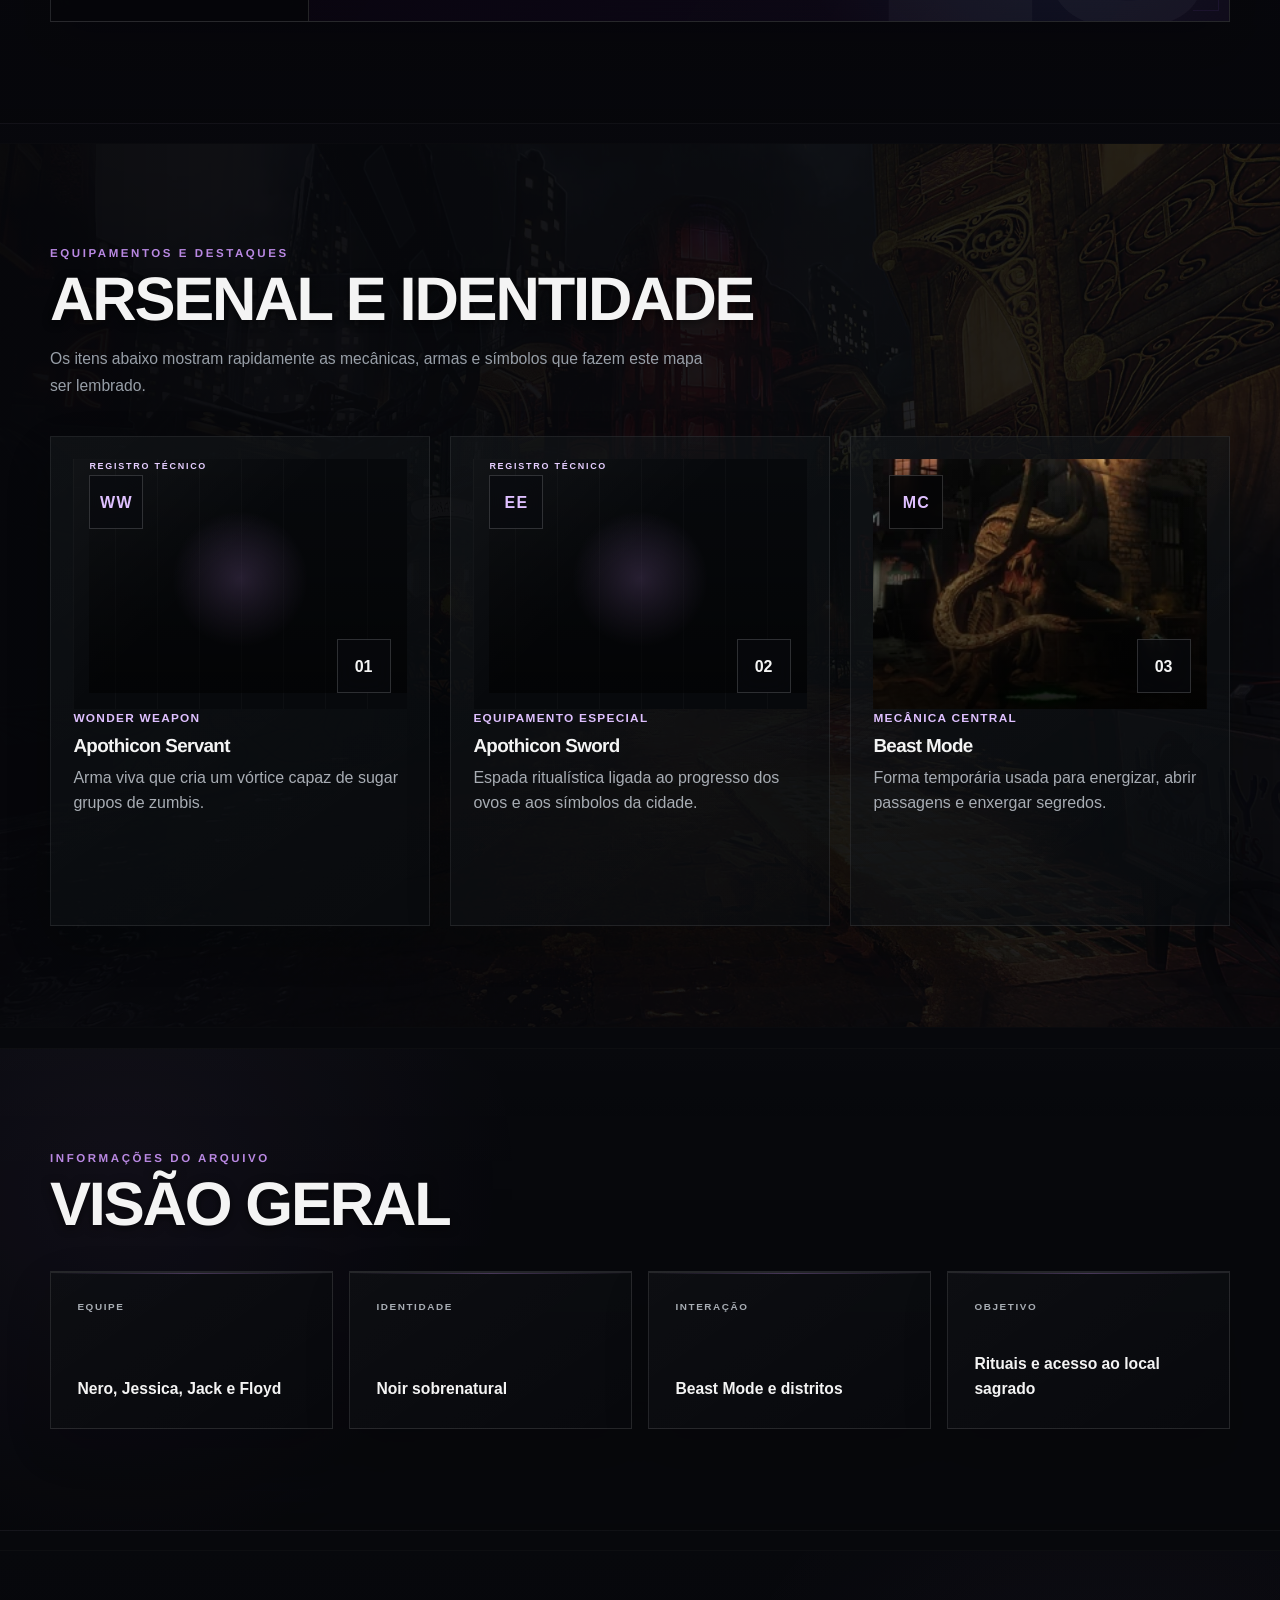
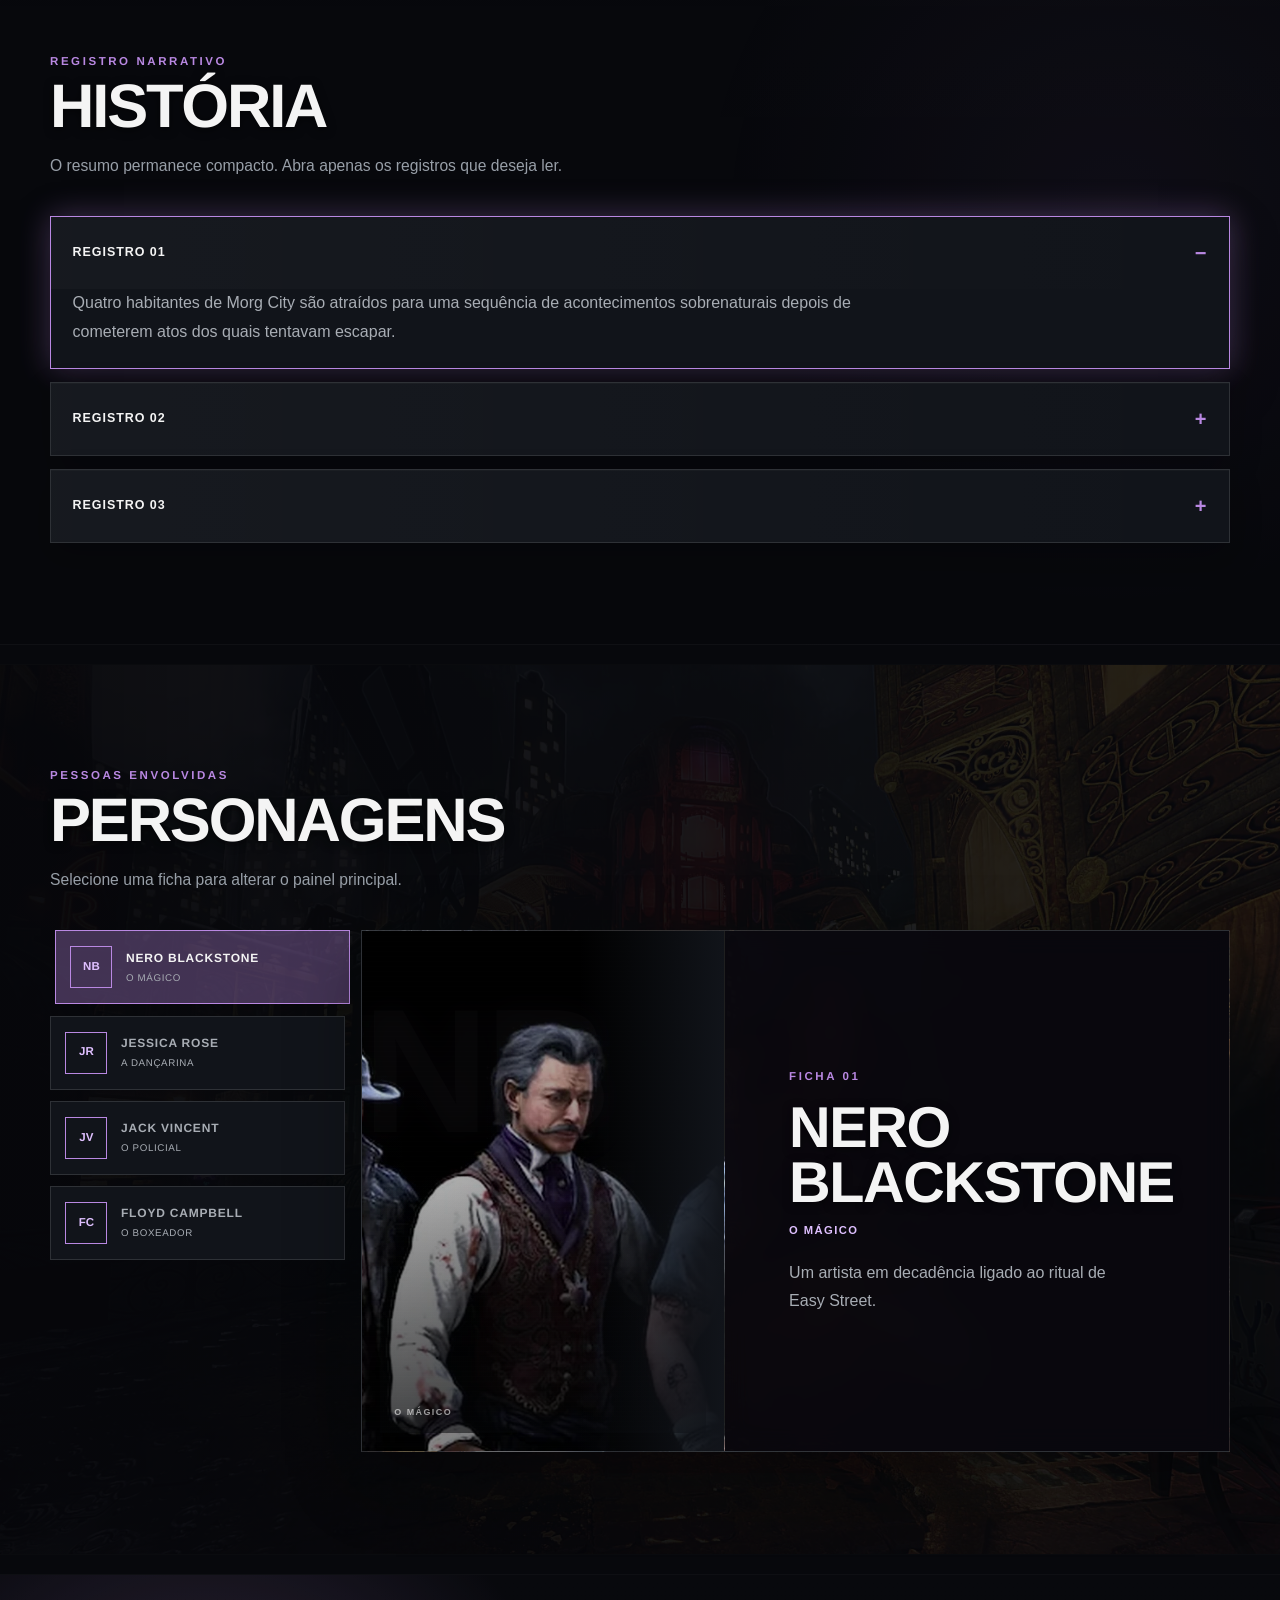
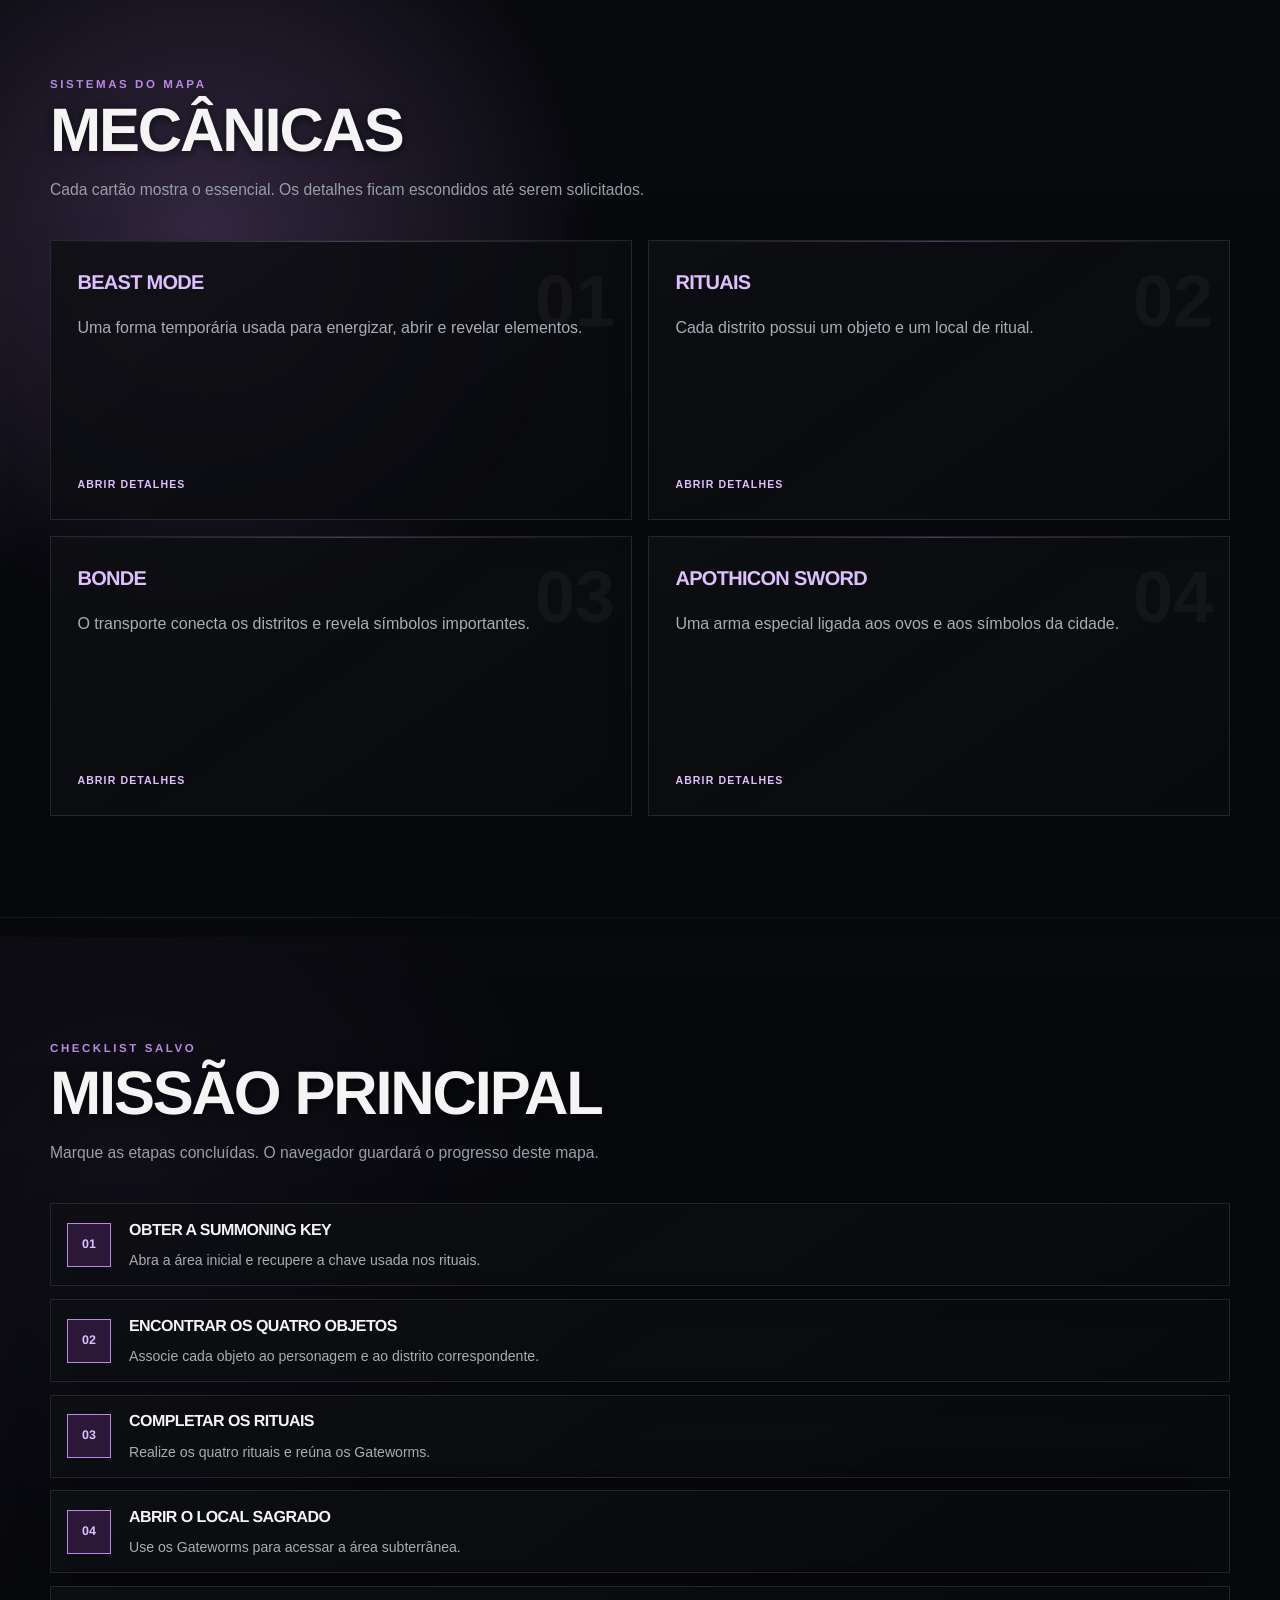
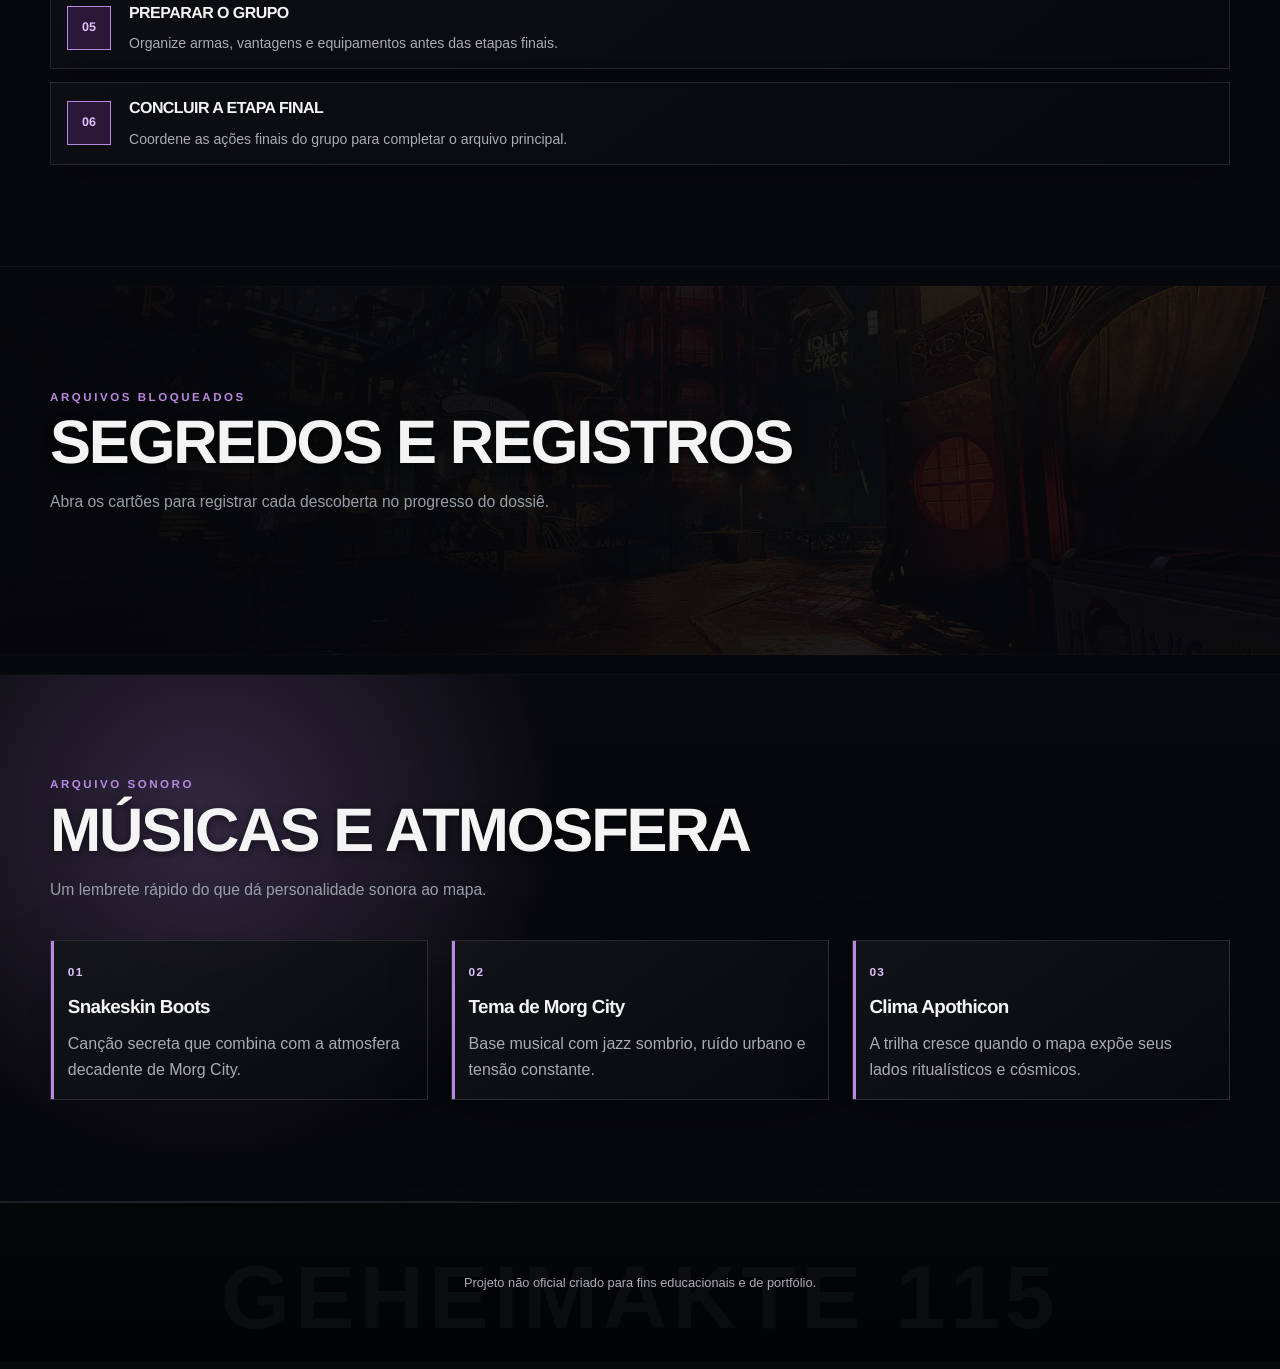
<file: aether-archives-bo3-main/mapa.html>
<!DOCTYPE html>
<html lang="pt-BR">
<head>
    <meta charset="UTF-8">
    <meta name="viewport" content="width=device-width, initial-scale=1.0">
    <meta
        name="description"
        content="Dossiê interativo dos mapas de Call of Duty: Black Ops III Zombies."
    >
    <title>Dossiê do mapa | Aether Archives</title>
<link rel="stylesheet" href="css/global.css">
    <link rel="stylesheet" href="css/map.css">

    <script src="js/map.details.js" defer></script>
</head>
<body class="map-page">
    <header class="header">
        <a class="logo" href="index.html#inicio">
            Aether Archives
        </a>

        <nav class="navigation" aria-label="Navegação principal">
            <a href="index.html#inicio">Início</a>
            <a href="index.html#mapas">Mapas</a>
            <a href="#interacao">Interação</a>
            <a href="#arsenal">Arsenal</a>
            <a href="#missao-principal">Missão</a>
        </nav>
    </header>

    <main id="map-content">
        <section class="map-hero" id="map-hero">
            <div class="map-hero-overlay" aria-hidden="true"></div>
            <div class="map-scan-lines" aria-hidden="true"></div>
            <div class="map-ambient-layer" id="map-ambient-layer" aria-hidden="true"></div>

            <div class="map-hero-content">
                <a class="map-back-link" href="index.html#mapas">
                    ← Voltar aos mapas
                </a>

                <p class="map-file-label" id="map-file">
                    Carregando arquivo...
                </p>

                <h1 id="map-title">
                    Carregando mapa...
                </h1>

                <p class="map-location" id="map-location"></p>
                <p class="map-introduction" id="map-introduction"></p>

                <div class="map-hero-actions">
                    <a class="button button-primary" href="#briefing">
                        Iniciar experiência
                    </a>

                    <a class="button button-secondary" href="#visao-geral">
                        Abrir dossiê
                    </a>
                </div>

                <div class="map-hero-status">
                    <span class="map-status-light" aria-hidden="true"></span>
                    <span id="map-status">Aguardando dados...</span>
                </div>

                <div class="map-hero-telemetry" aria-label="Telemetria do dossiê">
                    <span>Arquivo carregado</span>
                    <span>Interface responsiva</span>
                    <span>Progresso local</span>
                </div>
            </div>

            <aside class="map-progress-panel" aria-label="Progresso do dossiê">
                <span class="map-progress-label">Investigação</span>
                <strong id="map-progress-value">0%</strong>
                <div class="map-progress-track" aria-hidden="true">
                    <span id="map-progress-bar"></span>
                </div>
                <button class="map-reset-button" id="map-reset-button" type="button">
                    Reiniciar progresso
                </button>
            </aside>
        </section>

        <nav class="map-index" aria-label="Seções do dossiê">
            <div class="map-index-content">
                <span class="map-index-title">Navegação do arquivo</span>

                <div class="map-index-links">
                    <a href="#briefing">Briefing</a>
                    <a href="#interacao">Interação</a>
                    <a href="#arsenal">Arsenal</a>
                    <a href="#visao-geral">Visão geral</a>
                    <a href="#historia">História</a>
                    <a href="#personagens-do-mapa">Personagens</a>
                    <a href="#mecanicas">Mecânicas</a>
                    <a href="#missao-principal">Missão</a>
                    <a href="#segredos">Segredos</a>
                </div>
            </div>
        </nav>

        <section class="map-section" id="briefing">
            <div class="map-section-heading">
                <p class="section-label">Comando da operação</p>
                <h2>Briefing</h2>
                <p class="map-section-description">
                    Um resumo claro do que observar, por que este mapa importa e qual é sua missão principal.
                </p>
            </div>

            <div class="briefing-grid">
                <article class="directive-card">
                    <span class="directive-kicker">Objetivo imediato</span>
                    <h3 id="map-directive-title">Aguardando diretiva</h3>
                    <p id="map-directive"></p>
                    <ul class="directive-points" id="map-spotlights"></ul>
                </article>

                <article class="presence-card" id="map-presence-card">
                    <div class="presence-badge">Presença viva</div>
                    <div class="presence-visual" id="map-presence-visual" aria-hidden="true">
                        <span class="presence-core"></span>
                    </div>
                    <div class="presence-copy">
                        <p class="section-label" id="presence-subtitle">Aguardando entidade...</p>
                        <h3 id="presence-title">Aguardando presença...</h3>
                        <p id="presence-description"></p>
                    </div>
                </article>
            </div>
        </section>

        <section class="map-section map-interaction-section" id="interacao">
            <div class="map-section-heading">
                <p class="section-label">Experiência exclusiva</p>
                <h2 id="interaction-title">Console do mapa</h2>
                <p class="map-section-description" id="interaction-description">
                    Carregando interação...
                </p>
            </div>

            <div id="map-interaction" aria-live="polite">
                <div class="map-loading-card">Inicializando console...</div>
            </div>
        </section>

        <section class="map-section" id="arsenal">
            <div class="map-section-heading">
                <p class="section-label">Equipamentos e destaques</p>
                <h2>Arsenal e identidade</h2>
                <p class="map-section-description">
                    Os itens abaixo mostram rapidamente as mecânicas, armas e símbolos que fazem este mapa ser lembrado.
                </p>
            </div>

            <div class="arsenal-grid" id="map-arsenal">
                <div class="map-loading-card">Carregando arsenal...</div>
            </div>
        </section>

        <section class="map-section" id="visao-geral">
            <div class="map-section-heading">
                <p class="section-label">Informações do arquivo</p>
                <h2>Visão geral</h2>
            </div>

            <div class="map-overview-grid" id="map-overview">
                <div class="map-loading-card">Carregando informações...</div>
            </div>
        </section>

        <section class="map-section" id="historia">
            <div class="map-section-heading">
                <p class="section-label">Registro narrativo</p>
                <h2>História</h2>
                <p class="map-section-description">
                    O resumo permanece compacto. Abra apenas os registros que deseja ler.
                </p>
            </div>

            <div class="map-accordion-list" id="map-story">
                <div class="map-loading-card">Carregando registros...</div>
            </div>
        </section>

        <section class="map-section" id="personagens-do-mapa">
            <div class="map-section-heading">
                <p class="section-label">Pessoas envolvidas</p>
                <h2>Personagens</h2>
                <p class="map-section-description">
                    Selecione uma ficha para alterar o painel principal.
                </p>
            </div>

            <div id="map-characters">
                <div class="map-loading-card">Carregando personagens...</div>
            </div>
        </section>

        <section class="map-section" id="mecanicas">
            <div class="map-section-heading">
                <p class="section-label">Sistemas do mapa</p>
                <h2>Mecânicas</h2>
                <p class="map-section-description">
                    Cada cartão mostra o essencial. Os detalhes ficam escondidos até serem solicitados.
                </p>
            </div>

            <div class="map-mechanics-grid" id="map-mechanics-list">
                <div class="map-loading-card">Carregando mecânicas...</div>
            </div>
        </section>

        <section class="map-section" id="missao-principal">
            <div class="map-section-heading map-quest-heading">
                <div>
                    <p class="section-label">Checklist salvo</p>
                    <h2>Missão principal</h2>
                    <p class="map-section-description">
                        Marque as etapas concluídas. O navegador guardará o progresso deste mapa.
                    </p>
                </div>

                <div class="quest-summary" aria-live="polite">
                    <strong id="quest-completed-count">0/0</strong>
                    <span>etapas concluídas</span>
                </div>
            </div>

            <div class="quest-steps" id="map-quest-steps">
                <div class="map-loading-card">Carregando missão...</div>
            </div>
        </section>

        <section class="map-section" id="segredos">
            <div class="map-section-heading">
                <p class="section-label">Arquivos bloqueados</p>
                <h2>Segredos e registros</h2>
                <p class="map-section-description">
                    Abra os cartões para registrar cada descoberta no progresso do dossiê.
                </p>
            </div>

            <div class="map-secret-grid" id="map-secrets">
                <div class="map-loading-card">Carregando arquivos...</div>
            </div>
        </section>

        <section class="map-section" id="musica">
            <div class="map-section-heading">
                <p class="section-label">Arquivo sonoro</p>
                <h2>Músicas e atmosfera</h2>
                <p class="map-section-description">
                    Um lembrete rápido do que dá personalidade sonora ao mapa.
                </p>
            </div>

            <div class="soundtrack-grid" id="map-soundtrack">
                <div class="map-loading-card">Carregando trilha...</div>
            </div>
        </section>

        <section class="map-error" id="map-error" hidden>
            <h1>Arquivo não encontrado</h1>
            <p>
                Não foi possível carregar este mapa. Confirme se o projeto está aberto pelo Live Server.
            </p>
            <a class="button button-primary" href="index.html#mapas">
                Voltar aos mapas
            </a>
        </section>

        <noscript>
            <section class="map-error">
                <h1>JavaScript desativado</h1>
                <p>Ative o JavaScript para carregar o dossiê interativo.</p>
            </section>
        </noscript>
    </main>

    <footer class="footer">
        <p>
            Projeto não oficial criado para fins educacionais e de portfólio.
        </p>
    </footer>
</body>
</html>
</file>
<file: css/global.css>
/* =========================
   VARIÁVEIS DO PROJETO
========================= */

:root {
    --background: #050608;
    --background-secondary: #0b0e12;
    --surface: #11161c;
    --surface-light: #19212a;

    --primary: #f26a21;
    --primary-light: #ff9a4a;
    --primary-dark: #9f3513;

    --aether-blue: #4db5d9;
    --danger: #7b1820;

    --text: #f4f4f4;
    --text-muted: #a8adb4;
    --border: rgba(255, 255, 255, 0.12);

    --container-width: 1200px;
}


/* =========================
   CONFIGURAÇÕES GERAIS
========================= */

* {
    margin: 0;
    padding: 0;
    box-sizing: border-box;
}

html {
    scroll-behavior: smooth;
}

body {
    min-height: 100vh;
    overflow-x: hidden;

    background:
        radial-gradient(
            circle at 15% 10%,
            rgba(77, 181, 217, 0.05),
            transparent 28%
        ),
        radial-gradient(
            circle at 80% 0%,
            rgba(242, 106, 33, 0.08),
            transparent 32%
        ),
        var(--background);

    color: var(--text);

    font-family:
        Inter,
        Arial,
        Helvetica,
        sans-serif;

    line-height: 1.6;
}

button,
a {
    -webkit-tap-highlight-color: transparent;
}

button {
    font: inherit;
}

a {
    color: inherit;
    text-decoration: none;
}

img {
    display: block;
    max-width: 100%;
}

::selection {
    background: var(--primary);
    color: #070707;
}


/* =========================
   CABEÇALHO
========================= */

.header {
    position: fixed;
    top: 0;
    left: 0;
    z-index: 1000;

    width: 100%;
    min-height: 76px;

    display: flex;
    align-items: center;
    justify-content: space-between;

    padding: 0 6%;

    background: rgba(5, 6, 8, 0.86);
    border-bottom: 1px solid var(--border);

    backdrop-filter: blur(15px);
}

.logo {
    color: var(--primary);

    font-size: 1.05rem;
    font-weight: 900;
    letter-spacing: 0.12rem;
    text-transform: uppercase;
}

.navigation {
    display: flex;
    align-items: center;
    gap: 2rem;
}

.navigation a {
    position: relative;

    color: var(--text-muted);

    font-size: 0.78rem;
    font-weight: 800;
    letter-spacing: 0.08rem;
    text-transform: uppercase;

    transition:
        color 0.3s ease,
        transform 0.3s ease;
}

.navigation a::after {
    content: "";

    position: absolute;
    left: 0;
    bottom: -8px;

    width: 0;
    height: 2px;

    background: var(--primary);

    transition: width 0.3s ease;
}

.navigation a:hover,
.navigation a:focus-visible {
    color: var(--text);
    transform: translateY(-2px);
}

.navigation a:hover::after,
.navigation a:focus-visible::after {
    width: 100%;
}


/* =========================
   APRESENTAÇÃO PRINCIPAL
========================= */

.hero {
    position: relative;
    isolation: isolate;
    overflow: hidden;

    min-height: 100vh;

    display: flex;
    align-items: center;

    padding: 130px 7% 70px;

    background:
        linear-gradient(
            90deg,
            rgba(5, 6, 8, 0.98) 0%,
            rgba(5, 6, 8, 0.88) 32%,
            rgba(5, 6, 8, 0.50) 62%,
            rgba(5, 6, 8, 0.18) 100%
        ),
        linear-gradient(
            0deg,
            rgba(5, 6, 8, 0.96) 0%,
            transparent 48%
        ),
        url("../assets/images/hero-home-bo3.webp");

    background-size: cover;
    background-position: 65% center;
    background-repeat: no-repeat;
}

.hero::after {
    content: "";

    position: absolute;
    inset: auto 0 0;
    z-index: -1;

    height: 26%;

    background: linear-gradient(transparent, var(--background));
}

.hero-noise {
    position: absolute;
    inset: 0;
    z-index: -1;

    opacity: 0.24;
    pointer-events: none;

    background-image:
        repeating-linear-gradient(
            0deg,
            transparent 0,
            transparent 3px,
            rgba(255, 255, 255, 0.015) 4px
        );
}

.hero-content {
    position: relative;
    z-index: 1;

    width: 100%;
    max-width: 760px;
}

.hero-file {
    margin-bottom: 1rem;

    color: var(--primary);

    font-size: 0.82rem;
    font-weight: 900;
    letter-spacing: 0.28rem;
    text-transform: uppercase;
}

.hero-file-number,
.animated-letter {
    position: relative;
    display: inline-block;
    isolation: isolate;

    color: var(--primary);
}

.hero-file-number::before,
.hero-file-number::after,
.animated-letter::before,
.animated-letter::after {
    content: attr(data-text);

    position: absolute;
    inset: 0;

    opacity: 0;
    pointer-events: none;
}

.hero-file-number::before,
.animated-letter::before {
    color: var(--aether-blue);
}

.hero-file-number::after,
.animated-letter::after {
    color: var(--primary-light);
}

.hero-title {
    max-width: 760px;

    font-size: clamp(3.2rem, 7vw, 6.6rem);
    line-height: 0.92;

    letter-spacing: -0.22rem;
    text-transform: uppercase;

    text-shadow:
        0 3px 12px rgba(0, 0, 0, 0.9),
        0 0 35px rgba(242, 106, 33, 0.22);
}

.title-line {
    display: block;
}

.animated-letter-first {
    animation: signal-glitch 7s 1.8s infinite;
}

.animated-letter-second {
    animation: signal-glitch 7s 2.1s infinite;
}

.hero-file-number {
    animation: signal-glitch-small 6.6s 2.4s infinite;
}

.hero-description {
    max-width: 650px;

    margin-top: 1.7rem;

    color: #d0d2d5;
    font-size: 1.08rem;

    text-shadow: 0 3px 10px rgba(0, 0, 0, 0.9);
}

.hero-actions {
    display: flex;
    flex-wrap: wrap;
    gap: 1rem;

    margin-top: 2.4rem;
}

.button {
    min-height: 50px;

    display: inline-flex;
    align-items: center;
    justify-content: center;

    padding: 0.85rem 1.35rem;

    border: 1px solid transparent;
    border-radius: 0;

    font-size: 0.76rem;
    font-weight: 900;
    letter-spacing: 0.08rem;
    text-transform: uppercase;

    cursor: pointer;

    transition:
        transform 0.3s ease,
        background-color 0.3s ease,
        border-color 0.3s ease,
        color 0.3s ease;
}

.button:hover,
.button:focus-visible {
    transform: translateY(-3px);
}

.button-primary {
    background: var(--primary);
    color: #090909;
}

.button-primary:hover,
.button-primary:focus-visible {
    background: var(--primary-light);
}

.button-secondary {
    background: rgba(5, 6, 8, 0.62);
    border-color: var(--border);
    color: var(--text);
}

.button-secondary:hover,
.button-secondary:focus-visible {
    border-color: var(--primary);
    background: rgba(242, 106, 33, 0.12);
}

.hero-system-status {
    display: flex;
    align-items: center;
    gap: 0.65rem;

    margin-top: 2rem;

    color: var(--text-muted);

    font-size: 0.68rem;
    font-weight: 800;
    letter-spacing: 0.08rem;
    text-transform: uppercase;
}

.status-light {
    width: 7px;
    height: 7px;

    border-radius: 50%;
    background: #7ccf91;

    box-shadow: 0 0 14px rgba(124, 207, 145, 0.8);

    animation: status-pulse 2s infinite;
}

.status-divider {
    width: 1px;
    height: 14px;
    background: var(--border);
}


/* =========================
   SEÇÕES
========================= */

.section {
    width: min(100% - 3rem, var(--container-width));
    min-height: 60vh;

    margin: 0 auto;
    padding: 7rem 0;
}

.section-heading {
    display: flex;
    align-items: flex-end;
    justify-content: space-between;
    gap: 2rem;

    margin-bottom: 3rem;
}

.section-label {
    color: var(--primary);

    font-size: 0.72rem;
    font-weight: 900;
    letter-spacing: 0.16rem;
    text-transform: uppercase;
}

.section h2 {
    margin-top: 0.6rem;

    font-size: clamp(2.6rem, 6vw, 5.3rem);
    line-height: 0.92;

    letter-spacing: -0.12rem;
    text-transform: uppercase;
}

.section-introduction {
    max-width: 520px;

    color: var(--text-muted);
    font-size: 0.96rem;
}

.reveal {
    opacity: 0;
    transform: translateY(38px);

    transition:
        opacity 0.8s ease,
        transform 0.8s ease;
}

.reveal.is-visible {
    opacity: 1;
    transform: translateY(0);
}


/* =========================
   CARTÕES DOS MAPAS
========================= */

.map-grid {
    display: grid;
    grid-template-columns: repeat(2, minmax(0, 1fr));
    gap: 1.4rem;
}

.map-card {
    --card-x: 50%;
    --card-y: 50%;

    position: relative;
    overflow: hidden;

    min-height: 520px;

    display: grid;
    grid-template-rows: minmax(230px, 0.9fr) auto;

    background: var(--surface);
    border: 1px solid var(--border);

    transform-style: preserve-3d;

    transition:
        transform 0.38s ease,
        border-color 0.38s ease,
        box-shadow 0.38s ease;
}

.map-card::after {
    content: "";

    position: absolute;
    inset: 0;

    background:
        radial-gradient(
            circle at var(--card-x) var(--card-y),
            rgba(255, 255, 255, 0.1),
            transparent 28%
        );

    opacity: 0;
    pointer-events: none;

    transition: opacity 0.3s ease;
}

.map-card:hover,
.map-card:focus-visible {
    transform: translateY(-8px);
    border-color: rgba(242, 106, 33, 0.62);

    box-shadow:
        0 24px 60px rgba(0, 0, 0, 0.42),
        0 0 35px rgba(242, 106, 33, 0.08);
}

.map-card:hover::after,
.map-card:focus-visible::after {
    opacity: 1;
}

.map-card-visual {
    position: relative;
    overflow: hidden;

    min-height: 250px;

    background-size: cover;
    background-position: center;
    background-repeat: no-repeat;
}

.map-card-visual::before {
    content: attr(data-code);

    position: absolute;
    right: 1.2rem;
    bottom: 0.5rem;

    color: rgba(255, 255, 255, 0.1);

    font-size: clamp(3rem, 8vw, 6rem);
    font-weight: 900;
    letter-spacing: -0.12rem;
}

.map-card-file {
    position: absolute;
    top: 1rem;
    left: 1rem;

    padding: 0.38rem 0.55rem;

    background: rgba(5, 6, 8, 0.76);
    border: 1px solid rgba(255, 255, 255, 0.16);

    color: var(--text);

    font-size: 0.65rem;
    font-weight: 900;
    letter-spacing: 0.08rem;
    text-transform: uppercase;

    backdrop-filter: blur(8px);
}

.map-card-progress {
    position: absolute;
    left: 1rem;
    right: 1rem;
    bottom: 1rem;

    height: 3px;

    overflow: hidden;
    background: rgba(255, 255, 255, 0.14);
}

.map-card-progress span {
    display: block;

    width: var(--progress, 0%);
    height: 100%;

    background: var(--primary);

    box-shadow: 0 0 12px rgba(242, 106, 33, 0.7);

    transition: width 0.7s ease;
}

.map-card-content {
    position: relative;
    z-index: 2;

    display: flex;
    flex-direction: column;

    padding: 1.6rem;
}

.map-card-location {
    color: var(--primary);

    font-size: 0.68rem;
    font-weight: 900;
    letter-spacing: 0.13rem;
    text-transform: uppercase;
}

.map-card h3 {
    margin-top: 0.5rem;

    font-size: clamp(1.65rem, 3vw, 2.3rem);
    line-height: 1;
    text-transform: uppercase;
}

.map-card-description {
    margin-top: 1rem;

    color: var(--text-muted);
    font-size: 0.92rem;
}

.map-card-tags {
    display: flex;
    flex-wrap: wrap;
    gap: 0.5rem;

    margin-top: 1.2rem;

    list-style: none;
}

.map-card-tags li {
    padding: 0.32rem 0.48rem;

    background: rgba(255, 255, 255, 0.04);
    border: 1px solid var(--border);

    color: #c8ccd1;

    font-size: 0.62rem;
    font-weight: 800;
    letter-spacing: 0.06rem;
    text-transform: uppercase;
}

.map-card-status {
    display: inline-flex;
    align-items: center;
    gap: 0.5rem;

    margin-top: auto;
    padding-top: 1.5rem;

    color: var(--text);

    font-size: 0.7rem;
    font-weight: 900;
    letter-spacing: 0.08rem;
    text-transform: uppercase;
}

.map-card-status::after {
    content: "→";

    color: var(--primary);

    transition: transform 0.3s ease;
}

.map-card:hover .map-card-status::after,
.map-card:focus-visible .map-card-status::after {
    transform: translateX(5px);
}

.map-card-shadows .map-card-visual {
    background-image:
        linear-gradient(180deg, transparent 15%, rgba(5, 6, 8, 0.94) 100%),
        url("../assets/images/maps/shadows-of-evil-canal.webp");
}

.map-card-giant .map-card-visual {
    background-image:
        linear-gradient(180deg, transparent 15%, rgba(5, 6, 8, 0.94) 100%),
        url("../assets/images/maps/the-giant.jpg");
}

.map-card-eisendrache .map-card-visual {
    background-image:
        linear-gradient(180deg, transparent 15%, rgba(5, 6, 8, 0.94) 100%),
        url("../assets/images/maps/der-eisendrache.jpg");
}

.map-card-zetsubou .map-card-visual {
    background-image:
        linear-gradient(180deg, transparent 15%, rgba(5, 6, 8, 0.94) 100%),
        url("../assets/images/maps/zetsubou_no_shima.jpg");

    background-position: center 42%;
}

.map-card-gorod .map-card-visual {
    background-image:
        linear-gradient(180deg, transparent 15%, rgba(5, 6, 8, 0.94) 100%),
        url("../assets/images/maps/gorod_krovi.jpg");
}

.map-card-revelations .map-card-visual {
    background-image:
        linear-gradient(180deg, transparent 15%, rgba(5, 6, 8, 0.94) 100%),
        url("../assets/images/maps/revelations.jpg");

    background-position: center 45%;
}


/* =========================
   CONSOLE DE PERSONAGENS
========================= */

.crew-console,
.timeline-console {
    overflow: hidden;

    background:
        linear-gradient(145deg, rgba(255, 255, 255, 0.025), transparent),
        var(--surface);

    border: 1px solid var(--border);
}

.crew-tabs {
    display: flex;
    gap: 0;

    overflow-x: auto;

    border-bottom: 1px solid var(--border);
}

.crew-tab {
    flex: 1 0 180px;

    padding: 1rem 1.2rem;

    background: transparent;
    border: 0;
    border-right: 1px solid var(--border);

    color: var(--text-muted);

    font-size: 0.7rem;
    font-weight: 900;
    letter-spacing: 0.08rem;
    text-transform: uppercase;

    cursor: pointer;
}

.crew-tab:hover,
.crew-tab:focus-visible,
.crew-tab.is-active {
    background: rgba(242, 106, 33, 0.09);
    color: var(--primary-light);
}

.crew-display {
    min-height: 390px;

    display: grid;
    grid-template-columns: minmax(220px, 0.6fr) 1fr;
}

.crew-visual {
    position: relative;
    overflow: hidden;

    min-height: 390px;

    display: grid;
    place-items: center;

    background:
        radial-gradient(circle at center, rgba(242, 106, 33, 0.22), transparent 58%),
        #080a0d;

    border-right: 1px solid var(--border);
}

.crew-code {
    color: rgba(255, 255, 255, 0.08);

    font-size: clamp(5rem, 14vw, 10rem);
    font-weight: 900;
    letter-spacing: -0.4rem;
}

.crew-visual::after {
    content: "";

    position: absolute;
    inset: 0;

    background:
        repeating-linear-gradient(
            0deg,
            transparent 0,
            transparent 4px,
            rgba(255, 255, 255, 0.018) 5px
        );
}

.crew-information {
    display: flex;
    flex-direction: column;
    justify-content: center;

    padding: clamp(2rem, 5vw, 4rem);
}

.crew-information h3 {
    font-size: clamp(2rem, 5vw, 4rem);
    line-height: 0.95;
    text-transform: uppercase;
}

.crew-information p {
    max-width: 650px;

    margin-top: 1.2rem;

    color: var(--text-muted);
}

.crew-member-list {
    display: flex;
    flex-wrap: wrap;
    gap: 0.6rem;

    margin-top: 1.5rem;

    list-style: none;
}

.crew-member-list li {
    padding: 0.45rem 0.65rem;

    background: rgba(255, 255, 255, 0.04);
    border: 1px solid var(--border);

    font-size: 0.68rem;
    font-weight: 800;
    letter-spacing: 0.06rem;
    text-transform: uppercase;
}


/* =========================
   CRONOLOGIA INTERATIVA
========================= */

.timeline-track {
    display: grid;
    grid-template-columns: repeat(6, minmax(130px, 1fr));

    overflow-x: auto;

    border-bottom: 1px solid var(--border);
}

.timeline-node {
    min-height: 95px;

    display: flex;
    flex-direction: column;
    justify-content: center;
    gap: 0.35rem;

    padding: 1rem;

    background: transparent;
    border: 0;
    border-right: 1px solid var(--border);

    color: var(--text-muted);

    font-size: 0.66rem;
    font-weight: 900;
    letter-spacing: 0.07rem;
    text-align: left;
    text-transform: uppercase;

    cursor: pointer;
}

.timeline-node span {
    color: var(--primary);
    font-size: 0.7rem;
}

.timeline-node:hover,
.timeline-node:focus-visible,
.timeline-node.is-active {
    background: rgba(242, 106, 33, 0.08);
    color: var(--text);
}

.timeline-detail {
    min-height: 280px;

    display: grid;
    grid-template-columns: 130px 1fr;
    align-items: center;
    gap: 2rem;

    padding: clamp(2rem, 5vw, 4rem);
}

.timeline-detail-number {
    color: rgba(242, 106, 33, 0.16);

    font-size: clamp(5rem, 12vw, 9rem);
    font-weight: 900;
    line-height: 0.8;
}

.timeline-detail h3 {
    font-size: clamp(1.8rem, 4vw, 3.3rem);
    line-height: 1;
    text-transform: uppercase;
}

.timeline-detail p {
    max-width: 700px;

    margin-top: 1rem;

    color: var(--text-muted);
}

.timeline-detail a {
    display: inline-flex;

    margin-top: 1.4rem;

    color: var(--primary-light);

    font-size: 0.72rem;
    font-weight: 900;
    letter-spacing: 0.08rem;
    text-transform: uppercase;
}


/* =========================
   RODAPÉ
========================= */

.footer {
    min-height: 160px;

    display: flex;
    align-items: center;
    justify-content: center;

    padding: 2rem;

    background: #030405;
    color: var(--text-muted);

    border-top: 1px solid var(--border);

    text-align: center;
    font-size: 0.8rem;
}


/* =========================
   ANIMAÇÕES
========================= */

@keyframes signal-glitch {
    0%, 87%, 100% {
        transform: translate(0);
        filter: none;
    }

    88% {
        transform: translate(-3px, 1px) skewX(-6deg);
        filter: brightness(1.5);
    }

    89% {
        transform: translate(4px, -1px) skewX(5deg);
    }

    90% {
        transform: translate(-2px, 0);
    }

    91% {
        transform: translate(0);
    }
}

@keyframes signal-glitch-small {
    0%, 90%, 100% {
        transform: translate(0);
    }

    91% {
        transform: translateX(-2px);
    }

    92% {
        transform: translateX(3px);
    }

    93% {
        transform: translate(0);
    }
}

@keyframes status-pulse {
    50% {
        opacity: 0.42;
        transform: scale(0.8);
    }
}


/* =========================
   RESPONSIVIDADE
========================= */

@media (max-width: 900px) {
    .map-grid {
        grid-template-columns: 1fr;
    }

    .crew-display {
        grid-template-columns: 1fr;
    }

    .crew-visual {
        min-height: 250px;
        border-right: 0;
        border-bottom: 1px solid var(--border);
    }
}

@media (max-width: 760px) {
    .header {
        min-height: auto;

        flex-direction: column;
        align-items: flex-start;
        gap: 1rem;

        padding: 1.1rem 6%;
    }

    .navigation {
        width: 100%;
        gap: 1rem;

        overflow-x: auto;
    }

    .navigation a {
        white-space: nowrap;
        font-size: 0.7rem;
    }

    .hero {
        padding: 185px 6% 70px;

        background:
            linear-gradient(
                90deg,
                rgba(5, 6, 8, 0.94) 0%,
                rgba(5, 6, 8, 0.74) 100%
            ),
            linear-gradient(
                0deg,
                rgba(5, 6, 8, 0.98) 0%,
                transparent 55%
            ),
            url("../assets/images/hero-home-bo3.webp");

        background-size: cover;
        background-position: 58% center;
    }

    .hero-title {
        letter-spacing: -0.12rem;
    }

    .hero-description {
        font-size: 1rem;
    }

    .hero-actions {
        flex-direction: column;
    }

    .button {
        width: 100%;
    }

    .hero-system-status {
        flex-wrap: wrap;
    }

    .section {
        width: min(100% - 2rem, var(--container-width));
        min-height: 55vh;
        padding: 5rem 0;
    }

    .section-heading {
        align-items: flex-start;
        flex-direction: column;
        gap: 1rem;

        margin-bottom: 2.4rem;
    }

    .map-card {
        min-height: auto;
    }

    .timeline-detail {
        grid-template-columns: 1fr;
        gap: 1rem;
    }

    .timeline-detail-number {
        font-size: 4rem;
    }
}


/* =========================
   ACESSIBILIDADE
========================= */

:focus-visible {
    outline: 2px solid var(--primary-light);
    outline-offset: 4px;
}

@media (prefers-reduced-motion: reduce) {
    html {
        scroll-behavior: auto;
    }

    *,
    *::before,
    *::after {
        animation-duration: 0.01ms !important;
        animation-iteration-count: 1 !important;
        scroll-behavior: auto !important;
        transition-duration: 0.01ms !important;
    }

    .reveal,
    .reveal.is-visible {
        opacity: 1;
        transform: none;
    }
}

/* =========================
   POLIMENTO VISUAL — HOME
========================= */

body {
    position: relative;
    isolation: isolate;
}

body::before {
    content: "";

    position: fixed;
    inset: 0;
    z-index: 9999;

    pointer-events: none;

    opacity: 0.16;
    mix-blend-mode: soft-light;

    background-image:
        repeating-linear-gradient(
            0deg,
            transparent 0,
            transparent 3px,
            rgba(255, 255, 255, 0.016) 4px
        ),
        radial-gradient(
            circle at 25% 20%,
            rgba(255, 255, 255, 0.035) 0 1px,
            transparent 1.4px
        );

    background-size: auto, 5px 5px;
}

.header {
    background:
        linear-gradient(
            90deg,
            rgba(4, 5, 7, 0.98),
            rgba(8, 10, 13, 0.9)
        );

    box-shadow:
        0 14px 40px rgba(0, 0, 0, 0.32),
        inset 0 -1px rgba(255, 255, 255, 0.025);
}

.header::after {
    content: "";

    position: absolute;
    left: 6%;
    right: 6%;
    bottom: -1px;

    height: 1px;

    background:
        linear-gradient(
            90deg,
            transparent,
            var(--primary),
            rgba(242, 106, 33, 0.12),
            transparent
        );
}

.logo {
    text-shadow: 0 0 20px rgba(242, 106, 33, 0.28);
}

.navigation a {
    position: relative;
}

.navigation a::after {
    content: "";

    position: absolute;
    left: 0;
    right: 100%;
    bottom: -0.45rem;

    height: 1px;

    background: var(--primary);

    transition: right 0.3s ease;
}

.navigation a:hover::after,
.navigation a:focus-visible::after {
    right: 0;
}

.hero {
    --hero-x: 72%;
    --hero-y: 34%;

    min-height: 100svh;

    border-bottom: 1px solid rgba(242, 106, 33, 0.2);
}

.hero::before {
    content: "";

    position: absolute;
    inset: 0;
    z-index: 0;

    pointer-events: none;

    background:
        radial-gradient(
            circle at var(--hero-x) var(--hero-y),
            rgba(242, 106, 33, 0.16),
            transparent 24%
        ),
        linear-gradient(
            90deg,
            rgba(5, 6, 8, 0.94) 0%,
            rgba(5, 6, 8, 0.74) 38%,
            rgba(5, 6, 8, 0.2) 70%,
            rgba(5, 6, 8, 0.48) 100%
        );
}

.hero::after {
    z-index: 0;
}

.hero-content {
    position: relative;
    z-index: 2;

    padding-left: clamp(1.2rem, 3vw, 2.8rem);
}

.hero-content::before {
    content: "";

    position: absolute;
    top: 0.25rem;
    bottom: 0.25rem;
    left: 0;

    width: 2px;

    background:
        linear-gradient(
            180deg,
            transparent,
            var(--primary) 20%,
            var(--primary) 75%,
            transparent
        );

    box-shadow: 0 0 18px rgba(242, 106, 33, 0.55);
}

.hero-title {
    text-wrap: balance;
}

.hero-description {
    line-height: 1.85;
}

.hero-archive-strip {
    max-width: 760px;

    display: grid;
    grid-template-columns: repeat(3, minmax(0, 1fr));

    margin-top: 2rem;

    border-top: 1px solid rgba(255, 255, 255, 0.12);
    border-bottom: 1px solid rgba(255, 255, 255, 0.08);
}

.hero-archive-strip span {
    min-height: 58px;

    display: flex;
    align-items: center;
    gap: 0.55rem;

    padding: 0.8rem 0.9rem;

    color: var(--text-muted);

    font-size: 0.61rem;
    font-weight: 800;
    letter-spacing: 0.05rem;
    text-transform: uppercase;
}

.hero-archive-strip span + span {
    border-left: 1px solid rgba(255, 255, 255, 0.08);
}

.hero-archive-strip strong {
    color: var(--primary-light);
    font-size: 0.8rem;
}

.hero-scroll-cue {
    position: absolute;
    right: 6%;
    bottom: 2rem;

    display: flex;
    align-items: center;
    gap: 0.8rem;

    color: rgba(255, 255, 255, 0.58);

    font-size: 0.58rem;
    font-weight: 900;
    letter-spacing: 0.1rem;
    text-transform: uppercase;
}

.hero-scroll-cue i {
    position: relative;

    width: 34px;
    height: 34px;

    display: block;

    border: 1px solid rgba(255, 255, 255, 0.18);
}

.hero-scroll-cue i::after {
    content: "";

    position: absolute;
    left: 50%;
    top: 9px;

    width: 6px;
    height: 6px;

    border-right: 1px solid var(--primary-light);
    border-bottom: 1px solid var(--primary-light);

    transform: translateX(-50%) rotate(45deg);

    animation: archive-scroll 1.8s ease-in-out infinite;
}

.section {
    position: relative;
}

.section::before {
    content: attr(id);

    position: absolute;
    top: 5.6rem;
    right: 0;

    color: rgba(255, 255, 255, 0.025);

    font-size: clamp(5rem, 13vw, 11rem);
    font-weight: 900;
    letter-spacing: -0.35rem;
    line-height: 0.8;
    text-transform: uppercase;

    pointer-events: none;
}

.section-heading {
    position: relative;
    z-index: 2;
}

.section-heading h2 {
    text-shadow: 0 8px 28px rgba(0, 0, 0, 0.5);
}

.map-grid {
    position: relative;
    z-index: 2;

    gap: 1.6rem;
}

.map-card {
    isolation: isolate;

    background:
        linear-gradient(
            145deg,
            rgba(255, 255, 255, 0.035),
            transparent 45%
        ),
        #0b0f14;

    box-shadow:
        inset 0 0 0 1px rgba(255, 255, 255, 0.012),
        0 12px 28px rgba(0, 0, 0, 0.24);
}

.map-card::before {
    content: "";

    position: absolute;
    inset: 10px;
    z-index: 4;

    pointer-events: none;

    background:
        linear-gradient(var(--primary), var(--primary)) left top / 20px 1px no-repeat,
        linear-gradient(var(--primary), var(--primary)) left top / 1px 20px no-repeat,
        linear-gradient(var(--primary), var(--primary)) right bottom / 20px 1px no-repeat,
        linear-gradient(var(--primary), var(--primary)) right bottom / 1px 20px no-repeat;

    opacity: 0.32;

    transition: opacity 0.3s ease;
}

.map-card:hover::before,
.map-card:focus-visible::before {
    opacity: 0.9;
}

.map-card-visual {
    min-height: 280px;

    transform: translateZ(0);

    transition:
        background-size 0.7s ease,
        filter 0.5s ease;
}

.map-card-visual::after {
    content: "";

    position: absolute;
    inset: 0;

    background:
        linear-gradient(
            90deg,
            rgba(255, 255, 255, 0.045) 1px,
            transparent 1px
        ),
        linear-gradient(
            0deg,
            rgba(255, 255, 255, 0.03) 1px,
            transparent 1px
        );

    background-size: 58px 58px;

    opacity: 0.2;
    mix-blend-mode: overlay;

    pointer-events: none;
}

.map-card:hover .map-card-visual,
.map-card:focus-visible .map-card-visual {
    filter: saturate(1.1) contrast(1.04);
}

.map-card-content {
    min-height: 295px;

    background:
        linear-gradient(
            180deg,
            rgba(255, 255, 255, 0.025),
            transparent 34%
        );
}

.map-card h3 {
    max-width: 90%;
}

.map-card-tags li {
    backdrop-filter: blur(8px);
}

.crew-console,
.timeline-console {
    position: relative;
    z-index: 2;

    box-shadow:
        0 24px 70px rgba(0, 0, 0, 0.3),
        inset 0 1px rgba(255, 255, 255, 0.025);
}

.crew-visual {
    background:
        linear-gradient(90deg, transparent 60%, var(--surface)),
        linear-gradient(0deg, rgba(5, 6, 8, 0.84), rgba(5, 6, 8, 0.2)),
        url("../assets/images/hero-home-bo3.webp") center / cover;
}

.crew-code {
    position: relative;
    z-index: 2;

    color: rgba(255, 255, 255, 0.22);
    text-shadow: 0 0 35px rgba(242, 106, 33, 0.3);
}

.timeline-track {
    position: relative;
}

.timeline-track::after {
    content: "";

    position: absolute;
    left: 5%;
    right: 5%;
    bottom: 13px;

    height: 1px;

    background:
        linear-gradient(
            90deg,
            transparent,
            rgba(242, 106, 33, 0.45),
            transparent
        );
}

.timeline-node {
    position: relative;
    z-index: 1;
}

.timeline-node::after {
    content: "";

    position: absolute;
    left: 1rem;
    bottom: 9px;

    width: 9px;
    height: 9px;

    background: #090b0e;
    border: 1px solid var(--primary);

    transform: rotate(45deg);
}

.timeline-node.is-active::after {
    background: var(--primary);
    box-shadow: 0 0 15px rgba(242, 106, 33, 0.75);
}

.timeline-detail {
    background:
        radial-gradient(
            circle at 12% 50%,
            rgba(242, 106, 33, 0.11),
            transparent 24%
        );
}

.footer {
    position: relative;

    background:
        linear-gradient(180deg, #050608, #020304);
}

.footer::before {
    content: "GEHEIMAKTE 115";

    position: absolute;
    top: 1.4rem;

    color: rgba(255, 255, 255, 0.035);

    font-size: clamp(2rem, 7vw, 6rem);
    font-weight: 900;
    letter-spacing: 0.3rem;
}

@keyframes archive-scroll {
    0%, 100% {
        opacity: 0.35;
        transform: translate(-50%, 0) rotate(45deg);
    }

    50% {
        opacity: 1;
        transform: translate(-50%, 7px) rotate(45deg);
    }
}

@media (max-width: 760px) {
    .hero-content {
        padding-left: 1rem;
    }

    .hero-archive-strip {
        grid-template-columns: 1fr;
    }

    .hero-archive-strip span + span {
        border-left: 0;
        border-top: 1px solid rgba(255, 255, 255, 0.08);
    }

    .hero-scroll-cue {
        display: none;
    }

    .section::before {
        top: 4.5rem;
        right: 0.5rem;

        font-size: 4.5rem;
        letter-spacing: -0.2rem;
    }

    .map-card-visual {
        min-height: 230px;
    }

    .map-card-content {
        min-height: auto;
    }
}

/* =========================
   CORREÇÕES DE CONSISTÊNCIA — HOME
========================= */

.map-grid {
    align-items: stretch;
}

.map-card {
    height: 100%;
}

.map-card-content {
    min-height: 285px;
}

.map-card-status {
    min-height: 44px;
}

.crew-display {
    transition: background-color 0.35s ease;
}

.crew-visual {
    isolation: isolate;
    align-content: end;
    justify-items: start;

    padding: 1.4rem;

    background-position: center;
    background-size: cover;
    background-repeat: no-repeat;
}

.crew-visual::before {
    content: "";

    position: absolute;
    inset: 0;
    z-index: -1;

    background:
        radial-gradient(
            circle at 50% 35%,
            rgba(242, 106, 33, 0.18),
            transparent 38%
        ),
        linear-gradient(
            180deg,
            rgba(5, 6, 8, 0.04),
            rgba(5, 6, 8, 0.88) 78%
        );
}

.crew-code {
    position: absolute;
    right: 1.1rem;
    bottom: 0.3rem;

    z-index: 1;

    color: rgba(255, 255, 255, 0.14);
}

.crew-visual-label {
    position: relative;
    z-index: 2;

    padding: 0.45rem 0.58rem;

    background: rgba(5, 6, 8, 0.72);
    border: 1px solid rgba(255, 255, 255, 0.14);

    color: var(--primary-light);

    font-size: 0.66rem;
    font-weight: 900;
    letter-spacing: 0.08rem;
    text-transform: uppercase;

    backdrop-filter: blur(8px);
}

.crew-display[data-crew="primis"] .crew-information {
    box-shadow: inset 4px 0 rgba(242, 106, 33, 0.44);
}

.crew-display[data-crew="morg-city"] .crew-information {
    box-shadow: inset 4px 0 rgba(185, 136, 226, 0.5);
}

.crew-display[data-crew="support"] .crew-information {
    box-shadow: inset 4px 0 rgba(77, 181, 217, 0.5);
}

@media (max-width: 760px) {
    .map-card-content {
        min-height: 250px;
    }

    .crew-visual {
        min-height: 300px;
    }
}

/* =========================
   SISTEMA TIPOGRÁFICO
========================= */

:root {
    --font-display: "Barlow Condensed", "Arial Narrow", Impact, sans-serif;
    --font-interface: Rajdhani, "Arial Narrow", Arial, sans-serif;
    --font-body: Inter, "Segoe UI", Arial, sans-serif;
}

body {
    font-family: var(--font-body);
    font-weight: 400;
    letter-spacing: -0.01em;
}

h1,
h2,
h3,
.hero-title,
.map-title,
.character-title {
    font-family: var(--font-display);
    font-weight: 800;
    letter-spacing: -0.035em;
}

.logo,
.navigation,
.button,
.section-label,
.hero-file,
.map-file-label,
.map-location,
.map-status,
.map-card-file,
.map-card-location,
.map-card-tags,
.map-card-progress,
.character-tabs,
.timeline-year,
.archive-label {
    font-family: var(--font-interface);
}

.button,
.navigation a,
.logo {
    letter-spacing: 0.075em;
}

p,
li {
    text-wrap: pretty;
}

@media (max-width: 720px) {
    h1,
    h2,
    h3,
    .hero-title {
        letter-spacing: -0.025em;
    }
}

/* Estado permanente concedido pelas missões especiais */
.map-card.is-mastered {
    border-color: rgba(185, 136, 226, 0.58);
    box-shadow:
        0 25px 70px rgba(0, 0, 0, 0.4),
        0 0 34px rgba(185, 136, 226, 0.16);
}

.map-card.is-mastered::after {
    content: "Arquivo mestre";
    position: absolute;
    right: 1rem;
    top: 1rem;
    z-index: 5;

    padding: 0.45rem 0.6rem;

    background: rgba(23, 10, 32, 0.88);
    border: 1px solid rgba(185, 136, 226, 0.5);

    color: #dfc0ff;
    font-family: var(--font-interface);
    font-size: 0.58rem;
    font-weight: 700;
    letter-spacing: 0.08em;
    text-transform: uppercase;

    backdrop-filter: blur(10px);
}

.map-card.is-mastered .map-card-status {
    color: #dfc0ff;
}


/* Camada de fidelidade: sem representações inventadas. */
:root {
    --font-display: "Agency FB", "Arial Narrow", "Roboto Condensed", sans-serif;
    --font-interface: "Arial Narrow", "Roboto Condensed", Arial, sans-serif;
    --font-body: Arial, Helvetica, sans-serif;
}

body,
button,
input,
textarea,
select {
    font-family: var(--font-body) !important;
}

.hero-title,
.section-heading h2,
.map-hero h1,
.map-section-heading h2,
.character-information h3,
.interaction-stage h3,
.reward-panel h3 {
    font-family: var(--font-display) !important;
}

.logo,
.navigation,
.button,
.section-label,
.map-card-file,
.map-card-tags,
.map-card-status,
.map-index,
.map-reset-button,
.interaction-control,
.interaction-primary-button,
.quest-step,
.secret-card button {
    font-family: var(--font-interface) !important;
}

/* O projeto atual não possui recortes fiéis do Shadowman, armas ou criaturas. */
.shadowman-encounter,
.shadowman-replay,
.map-ambient,
.presence-visual,
.presence-badge,
.bow-forge-visual,
.lab-chamber,
.dragon-flight,
.dragon-route,
.agartha-presence,
.fragment-cloud,
.meteor,
.meteor-trail {
    display: none !important;
}

.briefing-grid {
    grid-template-columns: minmax(0, 1fr) !important;
}

.presence-card {
    display: none !important;
}

/* Personagens e arsenal permanecem textuais até receberem imagens originais. */
.character-portrait,
.arsenal-card-visual,
.arsenal-card::before {
    display: none !important;
}

.character-stage {
    grid-template-columns: minmax(0, 1fr) !important;
}

.character-information {
    min-height: 280px;
}

.arsenal-card {
    min-height: 220px;
    background: linear-gradient(145deg, rgba(255,255,255,.025), rgba(255,255,255,.008)) !important;
}

.arsenal-card-content {
    position: relative !important;
    min-height: 220px;
    background: transparent !important;
}

/* Os consoles continuam funcionais, mas sem desenhos que finjam ser modelos do jogo. */
.bow-stage-layout,
.lab-stage-layout,
.dragon-stage-layout,
.agartha-stage-layout {
    grid-template-columns: minmax(0, 1fr) !important;
}

.bow-stage-visual,
.lab-visual-column,
.dragon-visual-column,
.agartha-visual {
    display: none !important;
}

@media (max-width: 760px) {
    .character-information {
        min-height: 0;
    }
}

/* ==========================================================
   REVISÃO VISUAL 2026-08-01 — ALINHAMENTO + TIPOGRAFIA
   Mantém apenas efeitos de interface; nenhum asset é inventado.
========================================================== */
:root {
    --header-height: 76px;
    --font-display: "Bahnschrift Condensed", "Arial Narrow", sans-serif;
    --font-interface: "Bahnschrift SemiCondensed", "Bahnschrift", "Arial Narrow", sans-serif;
    --font-body: "Segoe UI", Arial, sans-serif;
}

html {
    scroll-padding-top: calc(var(--header-height) + 18px);
}

body,
button,
input,
textarea,
select {
    font-family: var(--font-body) !important;
}

.logo,
.navigation,
.button,
.section-label,
.map-card-file,
.map-card-location,
.map-card-tags,
.map-card-status,
.hero-file,
.hero-status,
.hero-archive-strip {
    font-family: var(--font-interface) !important;
}

.hero-title,
.section-heading h2,
.map-card h3,
.crew-information h3,
.timeline-heading h2 {
    font-family: var(--font-display) !important;
    font-variation-settings: "wdth" 82;
}

/* A antiga duplicação RGB deixava a letra A borrada. A versão base fica nítida. */
.animated-letter::before,
.animated-letter::after,
.hero-file-number::before,
.hero-file-number::after {
    display: none !important;
}

.animated-letter,
.hero-file-number {
    filter: none !important;
    text-shadow: none !important;
}

.animated-letter-first,
.animated-letter-second,
.hero-file-number {
    animation: none !important;
}

.hero-title {
    letter-spacing: -0.045em !important;
    line-height: 0.88;
    text-shadow: 0 2px 2px rgba(0, 0, 0, 0.72) !important;
}

/* Um halo muito discreto fica atrás do A sem borrar o desenho da letra. */
.animated-letter {
    z-index: 0;
}

.animated-letter::selection {
    background: var(--primary);
}

.section {
    scroll-margin-top: calc(var(--header-height) + 24px);
}

.section-heading {
    align-items: flex-start;
    min-height: 118px;
    padding-top: 0;
}

.section-heading > div {
    min-width: 0;
}

.section-heading h2 {
    margin-top: 0.45rem;
    font-size: clamp(3.2rem, 6.3vw, 5.5rem);
    line-height: 0.84;
    letter-spacing: -0.045em !important;
    text-shadow: none !important;
}

.section-introduction {
    padding-top: 1.65rem;
    line-height: 1.6;
}

/* A palavra fantasma fica atrás do conteúdo e nunca toca o título principal. */
.section::before {
    top: 7.4rem !important;
    right: 0.35rem;
    z-index: 0;
    opacity: 0.62;
}

.section-heading,
.map-grid,
.crew-console,
.timeline-console {
    position: relative;
    z-index: 1;
}

/* Cartões: grade rígida, etiquetas e barras sempre no mesmo eixo. */
.map-grid {
    grid-template-columns: repeat(2, minmax(0, 1fr));
    align-items: stretch;
    gap: 1.45rem;
}

.map-card {
    min-height: 535px;
    grid-template-rows: 282px minmax(0, 1fr);
}

.map-card-visual {
    min-height: 282px !important;
}

.map-card-file {
    top: 14px;
    left: 14px;
    min-height: 30px;
    display: inline-flex;
    align-items: center;
    padding: 0 0.72rem;
    line-height: 1;
}

/* A barra de progresso não divide mais/atravessa o rótulo do local. */
.map-card-progress {
    left: 14px;
    right: 14px;
    bottom: 12px;
    height: 2px;
}

.map-card-progress span {
    box-shadow: 0 0 5px rgba(242, 106, 33, 0.36);
}

.map-card-content {
    min-height: 253px !important;
    padding: 1.35rem 1.35rem 1.25rem;
}

.map-card-location {
    display: inline-flex;
    align-items: center;
    width: fit-content;
    min-height: 18px;
    margin: 0 0 0.15rem;
    line-height: 1.1;
    letter-spacing: 0.1em;
}

.map-card h3 {
    margin-top: 0.25rem;
    font-size: clamp(1.9rem, 2.65vw, 2.45rem);
    line-height: 0.92;
    letter-spacing: -0.025em;
}

.map-card-description {
    min-height: 3.2em;
    margin-top: 0.9rem;
    line-height: 1.55;
}

.map-card-tags {
    min-height: 33px;
    margin-top: 1rem;
}

.map-card-status {
    min-height: 34px;
    padding-top: 1.15rem;
}

/* Brilho limpo: sem halo largo de texto. */
.logo,
.map-card-visual::before,
.crew-code {
    text-shadow: none !important;
}

@media (max-width: 900px) {
    .section-heading {
        min-height: 0;
    }

    .section-introduction {
        padding-top: 0;
    }

    .map-grid {
        grid-template-columns: 1fr;
    }

    .map-card {
        grid-template-rows: 250px minmax(0, 1fr);
        min-height: 500px;
    }

    .map-card-visual {
        min-height: 250px !important;
    }
}

@media (max-width: 620px) {
    :root {
        --header-height: 68px;
    }

    .section-heading h2 {
        font-size: clamp(2.8rem, 16vw, 4.2rem);
    }

    .section::before {
        display: none;
    }
}

/* =========================================================
   REVISÃO FINAL DE LAYOUT — TIPOGRAFIA, EIXOS E BRILHO
   ========================================================= */
:root {
    --display-font: Bahnschrift, "Arial Narrow", "Segoe UI", Arial, sans-serif;
    --body-font: "Segoe UI", Inter, Arial, sans-serif;
}

body {
    font-family: var(--body-font);
    font-size: 16px;
    letter-spacing: 0;
}

.logo,
.navigation,
.button,
.section-label,
.map-card-file,
.map-card-location,
.map-card-tags,
.map-card-status {
    font-family: var(--display-font);
}

.hero-title,
.section-heading h2,
.map-card h3,
.character-title {
    font-family: var(--display-font);
    font-stretch: condensed;
    font-weight: 700;
    text-rendering: geometricPrecision;
    -webkit-font-smoothing: antialiased;
}

/* Remove as cópias deslocadas que causavam o borrão do A. */
.animated-letter::before,
.animated-letter::after {
    content: none !important;
    display: none !important;
}

.animated-letter {
    display: inline;
    color: var(--primary);
    filter: none !important;
    text-shadow: 0 0 14px rgba(242, 106, 33, 0.16) !important;
    animation: none !important;
    transform: none !important;
}

.hero-title {
    text-shadow: 0 3px 12px rgba(0, 0, 0, 0.72) !important;
}

/* O título da seção fica abaixo da linha estrutural, nunca atravessado por ela. */
.maps-section,
.maps-section::after,
.section-heading,
.section-heading::before,
.section-heading::after {
    border-top: 0 !important;
}

.maps-section {
    padding-top: 7rem;
}

.section-heading {
    display: grid;
    grid-template-columns: minmax(0, 1fr) minmax(280px, 420px);
    gap: 3rem;
    align-items: end;
    min-height: 0;
    margin-bottom: 2.5rem;
    padding: 0;
}

.section-heading h2 {
    position: relative;
    z-index: 2;
    margin: 0.5rem 0 0;
    line-height: 0.88;
}

.section-introduction {
    align-self: end;
    padding: 0 0 0.65rem;
}

.map-grid {
    grid-auto-rows: 1fr;
}

.map-card {
    display: grid;
    grid-template-rows: 270px minmax(265px, 1fr);
    min-height: 535px;
    overflow: hidden;
}

.map-card-visual {
    min-height: 270px !important;
    border-bottom: 0 !important;
}

.map-card-visual::after {
    bottom: 0 !important;
    height: 38% !important;
}

.map-card-file {
    top: 16px !important;
    left: 16px !important;
    right: auto !important;
    bottom: auto !important;
    margin: 0 !important;
    transform: none !important;
}

.map-card-progress {
    left: 16px !important;
    right: 16px !important;
    bottom: 12px !important;
    top: auto !important;
    transform: none !important;
}

.map-card-content {
    display: flex;
    flex-direction: column;
    min-height: 265px !important;
    padding: 1.25rem 1.3rem 1.15rem;
}

.map-card-location {
    margin: 0 0 0.5rem;
    padding: 0;
    border: 0;
    text-decoration: none !important;
}

.map-card-location::before,
.map-card-location::after {
    content: none !important;
}

.map-card h3 {
    margin: 0;
    min-height: 2.05em;
    display: flex;
    align-items: flex-start;
}

.map-card-description {
    min-height: 3.2em;
}

.map-card-tags {
    margin-bottom: 1rem;
}

.map-card-status {
    margin-top: auto;
    padding-top: 0.8rem;
}

@media (max-width: 900px) {
    .section-heading {
        grid-template-columns: 1fr;
        gap: 1rem;
    }

    .section-introduction {
        padding-bottom: 0;
    }
}

/* =========================================================
   HOME 2026 — REDE INTERLIGADA DO ARQUIVO
   Escopo isolado para não alterar os dossiês internos.
========================================================= */

.home-page {
    --home-font-display: "Bahnschrift Condensed", "Arial Narrow", Arial, sans-serif;
    --home-font-ui: "Bahnschrift", "Arial Narrow", Arial, sans-serif;
    --home-line: rgba(242, 106, 33, 0.38);
    --home-line-muted: rgba(255, 255, 255, 0.11);
    --home-panel: rgba(8, 10, 13, 0.88);
    --home-panel-strong: #090b0e;

    background:
        radial-gradient(circle at 76% 12%, rgba(242, 106, 33, 0.08), transparent 28%),
        radial-gradient(circle at 18% 56%, rgba(77, 181, 217, 0.035), transparent 30%),
        #050608;

    font-family: var(--home-font-ui);
}

.home-page .header {
    min-height: 66px;
    padding-inline: clamp(1.2rem, 4vw, 4.6rem);
    background: rgba(4, 5, 7, 0.9);
    border-bottom-color: rgba(242, 106, 33, 0.26);
}

.home-header .logo {
    display: inline-flex;
    align-items: center;
    gap: 0.8rem;
    font-family: var(--home-font-display);
    letter-spacing: 0.14rem;
}

.logo-mark {
    width: 30px;
    aspect-ratio: 1;
    display: grid;
    place-items: center;
    border: 1px solid rgba(242, 106, 33, 0.62);
    color: var(--primary);
    font-size: 1rem;
    line-height: 1;
    transform: rotate(45deg);
}

.logo-mark::first-letter {
    transform: rotate(-45deg);
}

.header-system {
    display: flex;
    align-items: center;
    gap: 0.55rem;
    margin-left: auto;
    margin-right: clamp(1.2rem, 4vw, 4rem);
    color: #858b93;
    font-size: 0.64rem;
    font-weight: 700;
    letter-spacing: 0.12rem;
    text-transform: uppercase;
}

.header-system-code {
    padding-left: 0.7rem;
    border-left: 1px solid rgba(255, 255, 255, 0.14);
    color: var(--primary);
}

.home-page .navigation {
    gap: clamp(0.9rem, 2.2vw, 2rem);
}

.home-page .navigation a {
    font-family: var(--home-font-ui);
    font-size: 0.66rem;
    letter-spacing: 0.11rem;
}

.home-main {
    position: relative;
    isolation: isolate;
}

.home-hero {
    --hero-pan-x: 0px;
    --hero-pan-y: 0px;

    min-height: 100svh;
    padding: clamp(110px, 13vh, 150px) clamp(1.5rem, 7vw, 8rem) 6rem;
    background: #050608;
}

.home-hero::before {
    content: "";
    position: absolute;
    inset: 0;
    z-index: -1;
    background:
        linear-gradient(90deg, rgba(4, 5, 7, 0.99) 0%, rgba(4, 5, 7, 0.94) 32%, rgba(4, 5, 7, 0.55) 62%, rgba(4, 5, 7, 0.16) 100%),
        linear-gradient(0deg, #050608 0%, transparent 38%),
        radial-gradient(circle at 70% 34%, transparent 0, rgba(5, 6, 8, 0.12) 35%, rgba(5, 6, 8, 0.56) 76%);
    pointer-events: none;
}

.home-hero::after {
    height: 36%;
    background: linear-gradient(transparent, #050608 84%);
}

.hero-scene {
    position: absolute;
    inset: -3%;
    z-index: -2;
    overflow: hidden;
    transform: translate3d(var(--hero-pan-x), var(--hero-pan-y), 0);
    transition: transform 1.2s cubic-bezier(0.2, 0.75, 0.2, 1);
    will-change: transform;
}

.hero-scene-image {
    width: 106%;
    height: 106%;
    max-width: none;
    object-fit: cover;
    object-position: 68% center;
    filter: saturate(0.93) contrast(1.04) brightness(0.72);
    transform-origin: 66% 50%;
    animation: home-scene-drift 18s ease-in-out infinite alternate;
    will-change: transform;
}

.hero-scene-depth,
.hero-scene-scan {
    position: absolute;
    inset: 0;
    pointer-events: none;
}

.hero-scene-depth {
    background:
        radial-gradient(circle at 72% 42%, rgba(242, 106, 33, 0.09), transparent 22%),
        linear-gradient(90deg, rgba(5, 6, 8, 0.2), transparent 72%);
    mix-blend-mode: screen;
    opacity: 0.72;
    animation: scene-light-breathe 7s ease-in-out infinite;
}

.hero-scene-scan {
    opacity: 0.12;
    background-image: repeating-linear-gradient(0deg, transparent 0 4px, rgba(255, 255, 255, 0.025) 5px);
}

.home-hero .hero-content {
    max-width: 700px;
}

.home-hero .hero-file {
    margin-bottom: 1.15rem;
    font-family: var(--home-font-ui);
    font-size: 0.78rem;
    letter-spacing: 0.28rem;
}

.home-hero .hero-file span {
    color: var(--text);
}

.home-hero .hero-title {
    max-width: 720px;
    font-family: var(--home-font-display);
    font-size: clamp(4rem, 8.2vw, 7.6rem);
    font-stretch: condensed;
    font-weight: 800;
    letter-spacing: -0.075em;
    line-height: 0.78;
    text-shadow: 0 4px 12px rgba(0, 0, 0, 0.7);
}

.home-hero .hero-title b {
    color: var(--primary);
    font: inherit;
    text-shadow:
        0 0 1px rgba(255, 255, 255, 0.24),
        0 0 14px rgba(242, 106, 33, 0.16);
}

.home-hero .hero-description {
    max-width: 620px;
    font-size: clamp(0.98rem, 1.5vw, 1.12rem);
    line-height: 1.72;
}

.home-hero .hero-actions {
    margin-top: 2.1rem;
}

.home-page .button {
    min-height: 48px;
    font-family: var(--home-font-ui);
    letter-spacing: 0.09rem;
}

.home-page .button-primary {
    position: relative;
    overflow: hidden;
}

.home-page .button-primary::after {
    content: "";
    position: absolute;
    inset: 0;
    background: linear-gradient(110deg, transparent 20%, rgba(255, 255, 255, 0.2), transparent 70%);
    transform: translateX(-120%);
    transition: transform 0.55s ease;
}

.home-page .button-primary:hover::after,
.home-page .button-primary:focus-visible::after {
    transform: translateX(120%);
}

.hero-archive-strip {
    display: grid;
    grid-template-columns: repeat(3, minmax(0, 1fr));
    width: min(100%, 670px);
    margin-top: 1.75rem;
    border-block: 1px solid rgba(255, 255, 255, 0.12);
}

.hero-archive-strip span {
    min-height: 52px;
    display: flex;
    align-items: center;
    gap: 0.5rem;
    padding-inline: 0.9rem;
    border-right: 1px solid rgba(255, 255, 255, 0.1);
    color: #8e949c;
    font-size: 0.59rem;
    font-weight: 700;
    letter-spacing: 0.06rem;
    text-transform: uppercase;
}

.hero-archive-strip span:last-child {
    border-right: 0;
}

.hero-archive-strip strong {
    color: var(--primary);
    font-size: 0.76rem;
}

.hero-file-index {
    position: absolute;
    right: clamp(1.5rem, 5vw, 6rem);
    bottom: clamp(5rem, 11vh, 8rem);
    width: min(250px, 22vw);
    padding: 1.25rem 1.3rem;
    background: linear-gradient(145deg, rgba(7, 8, 11, 0.74), rgba(7, 8, 11, 0.35));
    border: 1px solid rgba(255, 255, 255, 0.12);
    backdrop-filter: blur(10px);
}

.hero-index-label {
    display: block;
    margin-bottom: 0.8rem;
    color: var(--primary);
    font-size: 0.62rem;
    font-weight: 800;
    letter-spacing: 0.14rem;
    text-transform: uppercase;
}

.hero-file-index ol {
    list-style: none;
}

.hero-file-index li {
    display: grid;
    grid-template-columns: 28px 1fr;
    align-items: center;
    gap: 0.65rem;
    padding: 0.48rem 0;
    border-top: 1px solid rgba(255, 255, 255, 0.08);
    color: #a5abb3;
    font-size: 0.68rem;
    font-weight: 700;
    letter-spacing: 0.06rem;
    text-transform: uppercase;
}

.hero-file-index b {
    color: var(--primary);
}

.home-hero .hero-scroll-cue {
    position: absolute;
    left: 50%;
    bottom: 1.2rem;
    display: flex;
    align-items: center;
    gap: 0.7rem;
    color: #8e949c;
    font-size: 0.58rem;
    font-weight: 800;
    letter-spacing: 0.12rem;
    text-transform: uppercase;
    transform: translateX(-50%);
}

.home-hero .hero-scroll-cue i {
    width: 24px;
    height: 24px;
    border: 1px solid rgba(255, 255, 255, 0.16);
    position: relative;
}

.home-hero .hero-scroll-cue i::after {
    content: "";
    position: absolute;
    inset: 7px;
    border-right: 1px solid var(--primary);
    border-bottom: 1px solid var(--primary);
    transform: rotate(45deg) translate(-2px, -2px);
}

.home-network-node {
    position: absolute;
    left: -52px;
    top: 7.4rem;
    z-index: 3;
    width: 13px;
    aspect-ratio: 1;
    border: 1px solid var(--primary);
    background: #050608;
    transform: rotate(45deg);
    box-shadow: 0 0 0 6px rgba(242, 106, 33, 0.045);
}

.hero-network-node {
    left: clamp(1rem, 4vw, 4.5rem);
    top: 49%;
}

.home-transition {
    position: relative;
    width: min(calc(100% - 3rem), 1280px);
    height: 84px;
    margin: -34px auto 0;
    display: flex;
    align-items: center;
    color: #676d75;
    font-size: 0.57rem;
    font-weight: 800;
    letter-spacing: 0.13rem;
    text-transform: uppercase;
}

.home-transition span {
    position: absolute;
    left: -52px;
    top: 0;
    bottom: -40px;
    width: 1px;
    background: linear-gradient(var(--primary), rgba(242, 106, 33, 0.12));
}

.home-transition i {
    width: 100%;
    height: 1px;
    background: linear-gradient(90deg, rgba(242, 106, 33, 0.42), rgba(255, 255, 255, 0.08), transparent 82%);
}

.home-transition strong {
    position: absolute;
    left: 1.1rem;
    padding-inline: 0.6rem;
    background: #050608;
    color: #727881;
}

.home-section {
    position: relative;
    width: min(calc(100% - 3rem), 1280px);
    min-height: 70vh;
    margin-inline: auto;
    padding: clamp(5rem, 9vw, 8rem) 0;
}

.home-section::before {
    content: "";
    position: absolute;
    left: -52px;
    top: 0;
    bottom: 0;
    width: 1px;
    background: linear-gradient(rgba(242, 106, 33, 0.12), rgba(242, 106, 33, 0.42) 18%, rgba(255, 255, 255, 0.08) 80%, rgba(242, 106, 33, 0.12));
}

.home-section::after {
    content: "";
    position: absolute;
    left: -52px;
    top: 7.75rem;
    width: 62px;
    height: 1px;
    background: linear-gradient(90deg, var(--primary), rgba(242, 106, 33, 0.08));
}

.home-section-heading {
    display: grid;
    grid-template-columns: minmax(0, 0.95fr) minmax(280px, 0.6fr);
    align-items: end;
    gap: clamp(2rem, 8vw, 8rem);
    margin-bottom: 3.25rem;
}

.home-section-heading h2 {
    margin-top: 0.4rem;
    font-family: var(--home-font-display);
    font-size: clamp(3.2rem, 7vw, 6.7rem);
    font-weight: 800;
    letter-spacing: -0.065em;
    line-height: 0.82;
    text-transform: uppercase;
    text-shadow: none;
}

.home-section-heading > p {
    padding-bottom: 0.35rem;
    color: #969ca4;
    font-size: 0.94rem;
    line-height: 1.75;
}

.home-page .section-label {
    font-family: var(--home-font-ui);
    font-size: 0.66rem;
    letter-spacing: 0.17rem;
}

/* Vitrine rotativa dos mapas */
.map-vault {
    position: relative;
    min-height: 720px;
    padding: 1rem 0 0;
}

.map-vault-toolbar {
    position: relative;
    z-index: 20;
    display: flex;
    align-items: center;
    justify-content: space-between;
    padding-inline: 0.2rem;
}

.map-vault-counter {
    color: var(--primary);
    font-size: 0.7rem;
    font-weight: 900;
    letter-spacing: 0.16rem;
}

.map-vault-controls {
    display: flex;
    gap: 0.55rem;
}

.map-vault-controls button {
    width: 42px;
    aspect-ratio: 1;
    border: 1px solid rgba(255, 255, 255, 0.16);
    background: rgba(9, 11, 14, 0.82);
    color: #d5d8dc;
    cursor: pointer;
    transition: border-color 0.25s ease, color 0.25s ease, transform 0.25s ease;
}

.map-vault-controls button:hover,
.map-vault-controls button:focus-visible {
    border-color: var(--primary);
    color: var(--primary);
    transform: translateY(-2px);
}

.map-carousel {
    position: relative;
    height: 500px;
    margin-top: 1rem;
    overflow: hidden;
    perspective: 1500px;
    outline: none;
    touch-action: pan-y;
}

.map-carousel::before,
.map-carousel::after {
    content: "";
    position: absolute;
    top: 0;
    bottom: 0;
    z-index: 12;
    width: 12%;
    pointer-events: none;
}

.map-carousel::before {
    left: 0;
    background: linear-gradient(90deg, #050608, transparent);
}

.map-carousel::after {
    right: 0;
    background: linear-gradient(-90deg, #050608, transparent);
}

.map-carousel-track {
    position: absolute;
    inset: 0;
    transform-style: preserve-3d;
}

.map-vault-card {
    --offset: 0;
    --distance: 0;

    position: absolute;
    left: 50%;
    top: 50%;
    width: clamp(420px, 53vw, 700px);
    height: clamp(310px, 36vw, 430px);
    overflow: hidden;
    border: 1px solid rgba(255, 255, 255, 0.16);
    background: #0a0c0f;
    transform:
        translate(-50%, -50%)
        translateX(calc(var(--offset) * 57%))
        translateZ(calc(var(--distance) * -150px))
        rotateY(calc(var(--offset) * -10deg))
        scale(calc(1 - var(--distance) * 0.08));
    opacity: calc(1 - var(--distance) * 0.27);
    transition:
        transform 0.72s cubic-bezier(0.2, 0.78, 0.2, 1),
        opacity 0.55s ease,
        border-color 0.35s ease,
        filter 0.55s ease;
    cursor: pointer;
    filter: brightness(0.55) saturate(0.75);
    pointer-events: none;
}

.map-vault-card.is-near,
.map-vault-card.is-active {
    pointer-events: auto;
}

.map-vault-card.is-active {
    z-index: 10;
    border-color: rgba(242, 106, 33, 0.72);
    filter: brightness(1) saturate(1);
    box-shadow: 0 28px 70px rgba(0, 0, 0, 0.46);
}

.map-vault-card.is-near {
    z-index: 5;
}

.map-vault-card img {
    width: 100%;
    height: 100%;
    object-fit: cover;
    transition: transform 8s ease;
}

.map-vault-card.is-active img {
    transform: scale(1.045);
}

.map-vault-card::after {
    content: "";
    position: absolute;
    inset: 0;
    background:
        linear-gradient(180deg, rgba(5, 6, 8, 0.05) 18%, rgba(5, 6, 8, 0.18) 50%, rgba(5, 6, 8, 0.94) 100%),
        linear-gradient(90deg, rgba(5, 6, 8, 0.15), transparent 55%);
}

.map-vault-card > div {
    position: absolute;
    left: clamp(1.25rem, 3vw, 2rem);
    right: 1.5rem;
    bottom: clamp(1.2rem, 3vw, 2rem);
    z-index: 2;
}

.map-vault-card small,
.map-vault-file {
    color: var(--primary-light);
    font-size: 0.63rem;
    font-weight: 800;
    letter-spacing: 0.13rem;
    text-transform: uppercase;
}

.map-vault-card h3 {
    max-width: 88%;
    margin-top: 0.35rem;
    font-family: var(--home-font-display);
    font-size: clamp(2rem, 4vw, 4rem);
    line-height: 0.86;
    letter-spacing: -0.045em;
    text-transform: uppercase;
}

.map-vault-file {
    position: absolute;
    left: 1rem;
    top: 1rem;
    z-index: 3;
    padding: 0.48rem 0.62rem;
    background: rgba(5, 6, 8, 0.82);
    border: 1px solid rgba(255, 255, 255, 0.17);
}

.map-vault-code {
    position: absolute;
    right: 1rem;
    bottom: 0.2rem;
    z-index: 1;
    color: rgba(255, 255, 255, 0.085);
    font-family: var(--home-font-display);
    font-size: clamp(4rem, 11vw, 8rem);
    font-weight: 900;
    letter-spacing: -0.08em;
}

.map-record-shell {
    position: relative;
    z-index: 20;
    width: min(100%, 980px);
    margin: -1rem auto 0;
}

.map-active-record {
    min-height: 185px;
    display: grid;
    grid-template-columns: 120px minmax(0, 1fr) auto;
    align-items: center;
    gap: 1.5rem;
    padding: 1.6rem 1.7rem;
    background: linear-gradient(120deg, rgba(242, 106, 33, 0.055), transparent 42%), rgba(8, 10, 13, 0.94);
    border: 1px solid rgba(255, 255, 255, 0.14);
}

.map-record-file {
    align-self: stretch;
    display: grid;
    place-items: center;
    border-right: 1px solid rgba(255, 255, 255, 0.11);
    color: var(--primary);
    font-size: 0.68rem;
    font-weight: 900;
    letter-spacing: 0.14rem;
    text-transform: uppercase;
}

.map-record-content small {
    color: #818891;
    font-size: 0.64rem;
    font-weight: 800;
    letter-spacing: 0.12rem;
    text-transform: uppercase;
}

.map-record-content h3 {
    margin-top: 0.3rem;
    font-family: var(--home-font-display);
    font-size: clamp(2rem, 4vw, 3.4rem);
    line-height: 0.9;
    letter-spacing: -0.045em;
    text-transform: uppercase;
}

.map-record-content p {
    max-width: 650px;
    margin-top: 0.7rem;
    color: #9ea4ac;
    font-size: 0.9rem;
}

.map-record-tags {
    display: flex;
    flex-wrap: wrap;
    gap: 0.45rem;
    margin-top: 0.85rem;
    list-style: none;
}

.map-record-tags li {
    padding: 0.3rem 0.46rem;
    border: 1px solid rgba(255, 255, 255, 0.12);
    color: #a7adb4;
    font-size: 0.58rem;
    font-weight: 800;
    letter-spacing: 0.06rem;
    text-transform: uppercase;
}

.map-record-action {
    min-width: 165px;
    display: grid;
    gap: 0.65rem;
}

.map-record-action span {
    color: #858c95;
    font-size: 0.62rem;
    font-weight: 800;
    letter-spacing: 0.09rem;
    text-transform: uppercase;
}

.map-record-action strong {
    color: var(--primary-light);
    font-size: 1.05rem;
}

.map-record-action a {
    min-height: 43px;
    display: inline-flex;
    align-items: center;
    justify-content: center;
    border: 1px solid rgba(242, 106, 33, 0.55);
    color: #f1f2f3;
    font-size: 0.66rem;
    font-weight: 900;
    letter-spacing: 0.08rem;
    text-transform: uppercase;
    transition: background-color 0.25s ease, color 0.25s ease;
}

.map-record-action a:hover,
.map-record-action a:focus-visible {
    background: var(--primary);
    color: #080808;
}

.map-vault-dots {
    display: flex;
    justify-content: center;
    gap: 0.65rem;
    margin-top: 1rem;
}

.map-vault-dot {
    width: 26px;
    height: 3px;
    border: 0;
    background: rgba(255, 255, 255, 0.14);
    cursor: pointer;
    transition: width 0.25s ease, background-color 0.25s ease;
}

.map-vault-dot.is-active {
    width: 48px;
    background: var(--primary);
}

/* Rede de personagens */
.character-brain {
    display: grid;
    grid-template-columns: minmax(0, 1.35fr) minmax(320px, 0.65fr);
    min-height: 640px;
    background: rgba(7, 9, 12, 0.76);
    border: 1px solid rgba(255, 255, 255, 0.13);
}

.character-network-canvas {
    position: relative;
    min-height: 640px;
    overflow: hidden;
    background:
        linear-gradient(rgba(255, 255, 255, 0.025) 1px, transparent 1px),
        linear-gradient(90deg, rgba(255, 255, 255, 0.025) 1px, transparent 1px),
        radial-gradient(circle at center, rgba(242, 106, 33, 0.055), transparent 45%);
    background-size: 58px 58px, 58px 58px, auto;
}

.character-connection-lines {
    position: absolute;
    inset: 0;
    width: 100%;
    height: 100%;
    pointer-events: none;
}

.character-connection-lines path {
    fill: none;
    stroke: rgba(255, 255, 255, 0.13);
    stroke-width: 1.4;
    transition: stroke 0.35s ease, stroke-width 0.35s ease, filter 0.35s ease;
}

.character-brain[data-active-character="nero"] .line-nero,
.character-brain[data-active-character="jessica"] .line-jessica,
.character-brain[data-active-character="jack"] .line-jack,
.character-brain[data-active-character="floyd"] .line-floyd {
    stroke: var(--primary);
    stroke-width: 2.4;
    filter: drop-shadow(0 0 6px rgba(242, 106, 33, 0.55));
}

.character-crew-visual {
    position: absolute;
    left: 50%;
    top: 50%;
    width: min(62%, 510px);
    aspect-ratio: 16 / 10;
    overflow: hidden;
    border: 1px solid rgba(255, 255, 255, 0.15);
    background: #050608;
    transform: translate(-50%, -50%);
    box-shadow: 0 25px 55px rgba(0, 0, 0, 0.48);
}

.character-crew-visual::after {
    content: "";
    position: absolute;
    inset: 0;
    background: linear-gradient(180deg, transparent 52%, rgba(5, 6, 8, 0.92));
}

.character-crew-visual img {
    width: 100%;
    height: 100%;
    object-fit: cover;
    object-position: center;
}

.character-crew-visual > span {
    position: absolute;
    left: 1rem;
    bottom: 0.8rem;
    z-index: 2;
    color: var(--primary-light);
    font-size: 0.61rem;
    font-weight: 800;
    letter-spacing: 0.13rem;
    text-transform: uppercase;
}

.character-node {
    position: absolute;
    z-index: 5;
    min-width: 178px;
    display: grid;
    grid-template-columns: 34px 1fr;
    align-items: center;
    gap: 0.65rem;
    padding: 0.7rem 0.8rem;
    border: 1px solid rgba(255, 255, 255, 0.16);
    background: rgba(7, 9, 12, 0.92);
    color: #adb2b9;
    cursor: pointer;
    transition: border-color 0.25s ease, color 0.25s ease, background-color 0.25s ease, transform 0.25s ease;
}

.character-node span {
    width: 32px;
    aspect-ratio: 1;
    display: grid;
    place-items: center;
    border: 1px solid rgba(242, 106, 33, 0.4);
    color: var(--primary-light);
    font-size: 0.62rem;
    font-weight: 900;
}

.character-node strong {
    font-size: 0.65rem;
    letter-spacing: 0.06rem;
    text-align: left;
    text-transform: uppercase;
}

.character-node:hover,
.character-node:focus-visible,
.character-node.is-active {
    border-color: var(--primary);
    background: rgba(242, 106, 33, 0.11);
    color: var(--text);
    transform: translateY(-2px);
}

.character-node-nero {
    left: 50%;
    top: 3.5%;
    transform: translateX(-50%);
}

.character-node-nero:hover,
.character-node-nero:focus-visible,
.character-node-nero.is-active {
    transform: translateX(-50%) translateY(-2px);
}

.character-node-jessica {
    left: 2.5%;
    top: 25%;
}

.character-node-jack {
    right: 2.5%;
    top: 25%;
}

.character-node-floyd {
    left: 50%;
    bottom: 3.5%;
    transform: translateX(-50%);
}

.character-node-floyd:hover,
.character-node-floyd:focus-visible,
.character-node-floyd.is-active {
    transform: translateX(-50%) translateY(-2px);
}

.character-network-record {
    position: relative;
    display: flex;
    flex-direction: column;
    justify-content: center;
    padding: clamp(2rem, 5vw, 4rem);
    border-left: 1px solid rgba(255, 255, 255, 0.12);
    background:
        linear-gradient(150deg, rgba(242, 106, 33, 0.05), transparent 48%),
        rgba(7, 8, 11, 0.92);
}

.character-record-index {
    color: var(--primary);
    font-size: 0.66rem;
    font-weight: 900;
    letter-spacing: 0.14rem;
    text-transform: uppercase;
}

.character-network-record h3 {
    margin-top: 0.7rem;
    font-family: var(--home-font-display);
    font-size: clamp(2.6rem, 5vw, 4.5rem);
    letter-spacing: -0.05em;
    line-height: 0.86;
    text-transform: uppercase;
}

.character-record-role {
    margin-top: 0.8rem;
    color: var(--primary-light);
    font-size: 0.72rem;
    font-weight: 900;
    letter-spacing: 0.11rem;
    text-transform: uppercase;
}

.character-network-record > p:last-of-type {
    margin-top: 1rem;
    color: #a2a8b0;
    line-height: 1.7;
}

.character-links {
    display: grid;
    gap: 0.55rem;
    margin-top: 1.5rem;
}

.character-link-row {
    display: grid;
    grid-template-columns: 92px 1fr;
    gap: 0.8rem;
    padding: 0.75rem 0;
    border-top: 1px solid rgba(255, 255, 255, 0.1);
}

.character-link-row small {
    color: #757c85;
    font-size: 0.6rem;
    font-weight: 800;
    letter-spacing: 0.09rem;
    text-transform: uppercase;
}

.character-link-row strong {
    color: #e5e6e8;
    font-size: 0.78rem;
}

.character-network-record a {
    align-self: flex-start;
    margin-top: 1.6rem;
    color: var(--primary-light);
    font-size: 0.68rem;
    font-weight: 900;
    letter-spacing: 0.08rem;
    text-transform: uppercase;
}

/* Linha do Aether */
.aether-path {
    padding: 2.2rem;
    background: rgba(8, 10, 13, 0.82);
    border: 1px solid rgba(255, 255, 255, 0.13);
}

.aether-path-track {
    position: relative;
    display: grid;
    grid-template-columns: repeat(6, minmax(0, 1fr));
    gap: 0;
}

.aether-path-track::before {
    content: "";
    position: absolute;
    left: 8%;
    right: 8%;
    top: 29px;
    height: 1px;
    background: linear-gradient(90deg, var(--primary), rgba(255, 255, 255, 0.16) 35%, rgba(255, 255, 255, 0.16) 70%, rgba(242, 106, 33, 0.28));
}

.aether-path-node {
    position: relative;
    z-index: 2;
    display: grid;
    justify-items: center;
    gap: 0.75rem;
    padding: 0;
    border: 0;
    background: transparent;
    color: #808791;
    cursor: pointer;
}

.aether-path-node span {
    width: 58px;
    aspect-ratio: 1;
    display: grid;
    place-items: center;
    border: 1px solid rgba(255, 255, 255, 0.18);
    border-radius: 50%;
    background: #080a0d;
    font-size: 0.68rem;
    font-weight: 900;
    transition: border-color 0.3s ease, color 0.3s ease, box-shadow 0.3s ease, transform 0.3s ease;
}

.aether-path-node strong {
    font-size: 0.63rem;
    letter-spacing: 0.07rem;
    text-transform: uppercase;
}

.aether-path-node:hover span,
.aether-path-node:focus-visible span,
.aether-path-node.is-active span {
    border-color: var(--primary);
    color: var(--primary-light);
    box-shadow: 0 0 0 7px rgba(242, 106, 33, 0.05), 0 0 20px rgba(242, 106, 33, 0.15);
    transform: scale(1.06);
}

.aether-path-node.is-active strong {
    color: var(--text);
}

.aether-path-record {
    min-height: 210px;
    display: grid;
    grid-template-columns: 100px minmax(0, 1fr) auto;
    align-items: center;
    gap: 1.5rem;
    margin-top: 2.5rem;
    padding: 1.8rem;
    border-top: 1px solid rgba(255, 255, 255, 0.12);
    background: linear-gradient(90deg, rgba(242, 106, 33, 0.045), transparent 52%);
}

.timeline-detail-number {
    color: rgba(242, 106, 33, 0.22);
    font-family: var(--home-font-display);
    font-size: 5rem;
    font-weight: 900;
    line-height: 1;
}

.aether-path-record h3 {
    font-family: var(--home-font-display);
    font-size: clamp(2rem, 4vw, 3.5rem);
    line-height: 0.9;
    letter-spacing: -0.045em;
    text-transform: uppercase;
}

.aether-path-record p {
    max-width: 760px;
    margin-top: 0.7rem;
    color: #9da3ab;
    line-height: 1.68;
}

.aether-path-record a {
    min-width: 145px;
    padding: 0.8rem 1rem;
    border: 1px solid rgba(242, 106, 33, 0.45);
    color: var(--primary-light);
    font-size: 0.64rem;
    font-weight: 900;
    letter-spacing: 0.08rem;
    text-align: center;
    text-transform: uppercase;
}

.home-footer {
    width: min(calc(100% - 3rem), 1280px);
    margin-inline: auto;
    display: flex;
    align-items: center;
    justify-content: space-between;
    gap: 1rem;
    padding: 2rem 0 3rem;
    border-top: 1px solid rgba(255, 255, 255, 0.11);
    color: #717780;
    font-size: 0.64rem;
    letter-spacing: 0.07rem;
    text-transform: uppercase;
}

.home-footer span {
    color: var(--primary);
    font-weight: 900;
}

@keyframes home-scene-drift {
    0% { transform: scale(1.04) translate3d(-0.4%, -0.2%, 0); }
    50% { transform: scale(1.075) translate3d(0.7%, -0.65%, 0); }
    100% { transform: scale(1.055) translate3d(0.2%, 0.35%, 0); }
}

@keyframes scene-light-breathe {
    0%, 100% { opacity: 0.48; }
    50% { opacity: 0.82; }
}

@media (max-width: 1080px) {
    .header-system {
        display: none;
    }

    .hero-file-index {
        display: none;
    }

    .home-hero .hero-content {
        max-width: 660px;
    }

    .home-section-heading {
        grid-template-columns: 1fr 0.7fr;
        gap: 3rem;
    }

    .character-brain {
        grid-template-columns: 1fr;
    }

    .character-network-record {
        border-left: 0;
        border-top: 1px solid rgba(255, 255, 255, 0.12);
    }
}

@media (max-width: 820px) {
    .home-page .header {
        min-height: 60px;
    }

    .home-page .navigation {
        gap: 0.8rem;
    }

    .home-page .navigation a {
        font-size: 0.56rem;
    }

    .home-hero {
        min-height: 900px;
        align-items: flex-start;
        padding-top: 140px;
    }

    .home-hero::before {
        background:
            linear-gradient(90deg, rgba(4, 5, 7, 0.98), rgba(4, 5, 7, 0.84) 62%, rgba(4, 5, 7, 0.36)),
            linear-gradient(0deg, #050608 0%, transparent 56%);
    }

    .hero-scene-image {
        object-position: 72% center;
    }

    .hero-archive-strip {
        grid-template-columns: 1fr;
    }

    .hero-archive-strip span {
        border-right: 0;
        border-bottom: 1px solid rgba(255, 255, 255, 0.08);
    }

    .home-section,
    .home-transition {
        width: min(calc(100% - 2rem), 1280px);
    }

    .home-section::before,
    .home-section::after,
    .home-transition span,
    .home-network-node {
        display: none;
    }

    .home-section-heading {
        grid-template-columns: 1fr;
        gap: 1.2rem;
    }

    .map-vault {
        min-height: 710px;
    }

    .map-carousel {
        height: 440px;
    }

    .map-vault-card {
        width: min(82vw, 570px);
        height: 360px;
        transform:
            translate(-50%, -50%)
            translateX(calc(var(--offset) * 76%))
            translateZ(calc(var(--distance) * -130px))
            rotateY(calc(var(--offset) * -8deg))
            scale(calc(1 - var(--distance) * 0.08));
    }

    .map-active-record,
    .aether-path-record {
        grid-template-columns: 1fr;
    }

    .map-record-file {
        min-height: 36px;
        place-items: start;
        border-right: 0;
        border-bottom: 1px solid rgba(255, 255, 255, 0.1);
    }

    .map-record-action {
        grid-template-columns: 1fr auto;
        align-items: center;
    }

    .character-network-canvas {
        min-height: 600px;
    }

    .character-node-jessica,
    .character-node-jack {
        top: 30%;
    }

    .aether-path-track {
        grid-template-columns: repeat(3, 1fr);
        gap: 1.5rem 0.5rem;
    }

    .aether-path-track::before {
        display: none;
    }
}

@media (max-width: 620px) {
    .home-header .logo span:last-child {
        display: none;
    }

    .home-page .navigation a:nth-child(3),
    .home-page .navigation a:nth-child(4) {
        display: none;
    }

    .home-hero {
        min-height: 820px;
        padding-inline: 1.2rem;
    }

    .home-hero .hero-title {
        font-size: clamp(3.65rem, 17vw, 5.4rem);
    }

    .hero-actions {
        flex-direction: column;
        align-items: stretch;
    }

    .home-page .button {
        width: 100%;
    }

    .home-section-heading h2 {
        font-size: clamp(3rem, 15vw, 5rem);
    }

    .map-vault {
        min-height: 690px;
    }

    .map-carousel {
        height: 400px;
    }

    .map-vault-card {
        width: 88vw;
        height: 340px;
    }

    .map-vault-card h3 {
        font-size: 2.25rem;
    }

    .map-active-record {
        padding: 1.15rem;
    }

    .map-record-action {
        grid-template-columns: 1fr;
    }

    .character-network-canvas {
        min-height: 710px;
    }

    .character-crew-visual {
        top: 49%;
        width: 88%;
    }

    .character-node {
        min-width: 150px;
    }

    .character-node-nero {
        top: 2%;
    }

    .character-node-jessica {
        left: 3%;
        top: 19%;
    }

    .character-node-jack {
        right: 3%;
        top: 30%;
    }

    .character-node-floyd {
        bottom: 2%;
    }

    .character-connection-lines {
        opacity: 0.45;
    }

    .aether-path {
        padding: 1.2rem;
    }

    .aether-path-track {
        grid-template-columns: repeat(2, 1fr);
    }

    .home-footer {
        flex-direction: column;
        align-items: flex-start;
    }
}

@media (prefers-reduced-motion: reduce) {
    .hero-scene-image,
    .hero-scene-depth {
        animation: none !important;
    }

    .hero-scene,
    .map-vault-card,
    .map-vault-card img {
        transition-duration: 0.01ms !important;
    }
}

/* Evita que nomes longos ultrapassem o painel lateral. */
.character-network-record h3 {
    max-width: 100%;
    font-size: clamp(2.25rem, 3vw, 3.35rem);
    overflow-wrap: anywhere;
    text-wrap: balance;
}

/* =========================================================
   FINALIZAÇÃO 2026 — NAVEGAÇÃO, ACESSIBILIDADE E RESILIÊNCIA
   ========================================================= */

/* Link invisível até receber foco pelo teclado. */
.skip-link {
    position: fixed;
    left: 1rem;
    top: 1rem;
    z-index: 5000;
    padding: 0.75rem 1rem;
    background: var(--primary);
    color: #050608;
    font-size: 0.75rem;
    font-weight: 900;
    letter-spacing: 0.06rem;
    text-transform: uppercase;
    transform: translateY(-180%);
    transition: transform 0.2s ease;
}

.skip-link:focus {
    transform: translateY(0);
}

.header {
    transition:
        background-color 0.3s ease,
        border-color 0.3s ease,
        box-shadow 0.3s ease;
}

.header.header-scrolled {
    background: rgba(4, 5, 7, 0.97);
    border-bottom-color: rgba(242, 106, 33, 0.34);
    box-shadow: 0 12px 34px rgba(0, 0, 0, 0.28);
}

.header-scroll-progress {
    position: absolute;
    left: 0;
    right: 0;
    bottom: -1px;
    height: 1px;
    z-index: 4;
    background: linear-gradient(90deg, var(--primary), var(--aether-blue));
    transform: scaleX(0);
    transform-origin: left center;
    transition: transform 0.08s linear;
    pointer-events: none;
}

.navigation a.is-active,
.navigation a[aria-current="location"] {
    color: var(--text);
}

.navigation a.is-active::after,
.navigation a[aria-current="location"]::after {
    width: 100%;
}

.navigation-toggle {
    display: none;
    width: 42px;
    height: 42px;
    padding: 10px;
    border: 1px solid rgba(255, 255, 255, 0.14);
    background: rgba(8, 10, 13, 0.82);
    color: var(--text);
    cursor: pointer;
}

.navigation-toggle span {
    display: block;
    height: 1px;
    margin: 5px 0;
    background: currentColor;
    transition: transform 0.25s ease, opacity 0.25s ease;
}

.navigation-toggle[aria-expanded="true"] span:nth-child(1) {
    transform: translateY(6px) rotate(45deg);
}

.navigation-toggle[aria-expanded="true"] span:nth-child(2) {
    opacity: 0;
}

.navigation-toggle[aria-expanded="true"] span:nth-child(3) {
    transform: translateY(-6px) rotate(-45deg);
}

.navigation-toggle:focus-visible,
.map-vault-card:focus-visible,
.map-vault-dot:focus-visible,
.character-node:focus-visible,
.aether-path-node:focus-visible,
.footer-top-link:focus-visible {
    outline: 2px solid var(--primary-light);
    outline-offset: 4px;
}

/* Conteúdo permanece visível se o JavaScript não iniciar. */
.reveal {
    opacity: 1;
    transform: none;
}

.js .reveal:not(.is-visible) {
    opacity: 0;
    transform: translateY(36px);
}

.js .reveal.is-visible {
    opacity: 1;
    transform: translateY(0);
}

.map-vault-card {
    cursor: pointer;
}

.map-vault-card[aria-hidden="true"] {
    cursor: pointer;
}

.map-vault-card.is-active {
    cursor: pointer;
}

.footer-top-link {
    color: #9ca2aa;
    font-size: 0.64rem;
    font-weight: 800;
    letter-spacing: 0.08rem;
    text-transform: uppercase;
    transition: color 0.25s ease;
}

.footer-top-link:hover,
.footer-top-link:focus-visible {
    color: var(--primary-light);
}

@media (max-width: 820px) {
    .header,
    .home-page .header {
        min-height: 62px;
        flex-direction: row;
        align-items: center;
        gap: 0.8rem;
        padding: 0.7rem 1rem;
    }

    .navigation-toggle {
        display: block;
        margin-left: auto;
        flex: 0 0 auto;
    }

    .navigation,
    .home-page .navigation {
        position: absolute;
        top: calc(100% + 1px);
        left: 0.75rem;
        right: 0.75rem;
        z-index: 1200;
        display: grid;
        gap: 0;
        max-height: 0;
        overflow: hidden;
        padding: 0;
        background: rgba(5, 6, 8, 0.985);
        border: 1px solid transparent;
        box-shadow: 0 24px 50px rgba(0, 0, 0, 0.38);
        opacity: 0;
        visibility: hidden;
        transform: translateY(-8px);
        transition:
            max-height 0.3s ease,
            padding 0.3s ease,
            opacity 0.2s ease,
            transform 0.3s ease,
            visibility 0.3s ease;
    }

    .navigation.is-open,
    .home-page .navigation.is-open {
        max-height: 460px;
        padding: 0.35rem;
        border-color: rgba(242, 106, 33, 0.28);
        opacity: 1;
        visibility: visible;
        transform: translateY(0);
    }

    .navigation a,
    .home-page .navigation a,
    .home-page .navigation a:nth-child(3),
    .home-page .navigation a:nth-child(4) {
        display: flex;
        align-items: center;
        min-height: 44px;
        padding: 0 0.85rem;
        border-bottom: 1px solid rgba(255, 255, 255, 0.07);
        font-size: 0.68rem;
        white-space: normal;
    }

    .navigation a:last-child,
    .home-page .navigation a:last-child {
        border-bottom: 0;
    }

    .navigation a::after,
    .home-page .navigation a::after {
        left: 0.85rem;
        bottom: 7px;
    }

    body.navigation-open {
        overflow: hidden;
    }

    .home-hero {
        padding-top: 112px;
    }
}

@media (max-width: 620px) {
    .home-hero {
        min-height: 760px;
    }

    .home-hero .hero-scroll-cue {
        display: none;
    }

    .home-footer {
        align-items: stretch;
    }
}

@media (prefers-reduced-motion: reduce) {
    .header-scroll-progress,
    .navigation,
    .navigation-toggle span,
    .skip-link {
        transition-duration: 0.01ms !important;
    }

    .js .reveal:not(.is-visible),
    .js .reveal.is-visible {
        opacity: 1;
        transform: none;
    }
}
</file>
<file: aether-archives-bo3-main/css/global.css>
/* =========================
   VARIÁVEIS DO PROJETO
========================= */

:root {
    --background: #050608;
    --background-secondary: #0b0e12;
    --surface: #11161c;
    --surface-light: #19212a;

    --primary: #f26a21;
    --primary-light: #ff9a4a;
    --primary-dark: #9f3513;

    --aether-blue: #4db5d9;
    --danger: #7b1820;

    --text: #f4f4f4;
    --text-muted: #a8adb4;
    --border: rgba(255, 255, 255, 0.12);

    --container-width: 1200px;
}


/* =========================
   CONFIGURAÇÕES GERAIS
========================= */

* {
    margin: 0;
    padding: 0;
    box-sizing: border-box;
}

html {
    scroll-behavior: smooth;
}

body {
    min-height: 100vh;
    overflow-x: hidden;

    background:
        radial-gradient(
            circle at 15% 10%,
            rgba(77, 181, 217, 0.05),
            transparent 28%
        ),
        radial-gradient(
            circle at 80% 0%,
            rgba(242, 106, 33, 0.08),
            transparent 32%
        ),
        var(--background);

    color: var(--text);

    font-family:
        Inter,
        Arial,
        Helvetica,
        sans-serif;

    line-height: 1.6;
}

button,
a {
    -webkit-tap-highlight-color: transparent;
}

button {
    font: inherit;
}

a {
    color: inherit;
    text-decoration: none;
}

img {
    display: block;
    max-width: 100%;
}

::selection {
    background: var(--primary);
    color: #070707;
}


/* =========================
   CABEÇALHO
========================= */

.header {
    position: fixed;
    top: 0;
    left: 0;
    z-index: 1000;

    width: 100%;
    min-height: 76px;

    display: flex;
    align-items: center;
    justify-content: space-between;

    padding: 0 6%;

    background: rgba(5, 6, 8, 0.86);
    border-bottom: 1px solid var(--border);

    backdrop-filter: blur(15px);
}

.logo {
    color: var(--primary);

    font-size: 1.05rem;
    font-weight: 900;
    letter-spacing: 0.12rem;
    text-transform: uppercase;
}

.navigation {
    display: flex;
    align-items: center;
    gap: 2rem;
}

.navigation a {
    position: relative;

    color: var(--text-muted);

    font-size: 0.78rem;
    font-weight: 800;
    letter-spacing: 0.08rem;
    text-transform: uppercase;

    transition:
        color 0.3s ease,
        transform 0.3s ease;
}

.navigation a::after {
    content: "";

    position: absolute;
    left: 0;
    bottom: -8px;

    width: 0;
    height: 2px;

    background: var(--primary);

    transition: width 0.3s ease;
}

.navigation a:hover,
.navigation a:focus-visible {
    color: var(--text);
    transform: translateY(-2px);
}

.navigation a:hover::after,
.navigation a:focus-visible::after {
    width: 100%;
}


/* =========================
   APRESENTAÇÃO PRINCIPAL
========================= */

.hero {
    position: relative;
    isolation: isolate;
    overflow: hidden;

    min-height: 100vh;

    display: flex;
    align-items: center;

    padding: 130px 7% 70px;

    background:
        linear-gradient(
            90deg,
            rgba(5, 6, 8, 0.98) 0%,
            rgba(5, 6, 8, 0.88) 32%,
            rgba(5, 6, 8, 0.50) 62%,
            rgba(5, 6, 8, 0.18) 100%
        ),
        linear-gradient(
            0deg,
            rgba(5, 6, 8, 0.96) 0%,
            transparent 48%
        ),
        url("../assets/images/hero-home-bo3.webp");

    background-size: cover;
    background-position: 65% center;
    background-repeat: no-repeat;
}

.hero::after {
    content: "";

    position: absolute;
    inset: auto 0 0;
    z-index: -1;

    height: 26%;

    background: linear-gradient(transparent, var(--background));
}

.hero-noise {
    position: absolute;
    inset: 0;
    z-index: -1;

    opacity: 0.24;
    pointer-events: none;

    background-image:
        repeating-linear-gradient(
            0deg,
            transparent 0,
            transparent 3px,
            rgba(255, 255, 255, 0.015) 4px
        );
}

.hero-content {
    position: relative;
    z-index: 1;

    width: 100%;
    max-width: 760px;
}

.hero-file {
    margin-bottom: 1rem;

    color: var(--primary);

    font-size: 0.82rem;
    font-weight: 900;
    letter-spacing: 0.28rem;
    text-transform: uppercase;
}

.hero-file-number,
.animated-letter {
    position: relative;
    display: inline-block;
    isolation: isolate;

    color: var(--primary);
}

.hero-file-number::before,
.hero-file-number::after,
.animated-letter::before,
.animated-letter::after {
    content: attr(data-text);

    position: absolute;
    inset: 0;

    opacity: 0;
    pointer-events: none;
}

.hero-file-number::before,
.animated-letter::before {
    color: var(--aether-blue);
}

.hero-file-number::after,
.animated-letter::after {
    color: var(--primary-light);
}

.hero-title {
    max-width: 760px;

    font-size: clamp(3.2rem, 7vw, 6.6rem);
    line-height: 0.92;

    letter-spacing: -0.22rem;
    text-transform: uppercase;

    text-shadow:
        0 3px 12px rgba(0, 0, 0, 0.9),
        0 0 35px rgba(242, 106, 33, 0.22);
}

.title-line {
    display: block;
}

.animated-letter-first {
    animation: signal-glitch 7s 1.8s infinite;
}

.animated-letter-second {
    animation: signal-glitch 7s 2.1s infinite;
}

.hero-file-number {
    animation: signal-glitch-small 6.6s 2.4s infinite;
}

.hero-description {
    max-width: 650px;

    margin-top: 1.7rem;

    color: #d0d2d5;
    font-size: 1.08rem;

    text-shadow: 0 3px 10px rgba(0, 0, 0, 0.9);
}

.hero-actions {
    display: flex;
    flex-wrap: wrap;
    gap: 1rem;

    margin-top: 2.4rem;
}

.button {
    min-height: 50px;

    display: inline-flex;
    align-items: center;
    justify-content: center;

    padding: 0.85rem 1.35rem;

    border: 1px solid transparent;
    border-radius: 0;

    font-size: 0.76rem;
    font-weight: 900;
    letter-spacing: 0.08rem;
    text-transform: uppercase;

    cursor: pointer;

    transition:
        transform 0.3s ease,
        background-color 0.3s ease,
        border-color 0.3s ease,
        color 0.3s ease;
}

.button:hover,
.button:focus-visible {
    transform: translateY(-3px);
}

.button-primary {
    background: var(--primary);
    color: #090909;
}

.button-primary:hover,
.button-primary:focus-visible {
    background: var(--primary-light);
}

.button-secondary {
    background: rgba(5, 6, 8, 0.62);
    border-color: var(--border);
    color: var(--text);
}

.button-secondary:hover,
.button-secondary:focus-visible {
    border-color: var(--primary);
    background: rgba(242, 106, 33, 0.12);
}

.hero-system-status {
    display: flex;
    align-items: center;
    gap: 0.65rem;

    margin-top: 2rem;

    color: var(--text-muted);

    font-size: 0.68rem;
    font-weight: 800;
    letter-spacing: 0.08rem;
    text-transform: uppercase;
}

.status-light {
    width: 7px;
    height: 7px;

    border-radius: 50%;
    background: #7ccf91;

    box-shadow: 0 0 14px rgba(124, 207, 145, 0.8);

    animation: status-pulse 2s infinite;
}

.status-divider {
    width: 1px;
    height: 14px;
    background: var(--border);
}


/* =========================
   SEÇÕES
========================= */

.section {
    width: min(100% - 3rem, var(--container-width));
    min-height: 60vh;

    margin: 0 auto;
    padding: 7rem 0;
}

.section-heading {
    display: flex;
    align-items: flex-end;
    justify-content: space-between;
    gap: 2rem;

    margin-bottom: 3rem;
}

.section-label {
    color: var(--primary);

    font-size: 0.72rem;
    font-weight: 900;
    letter-spacing: 0.16rem;
    text-transform: uppercase;
}

.section h2 {
    margin-top: 0.6rem;

    font-size: clamp(2.6rem, 6vw, 5.3rem);
    line-height: 0.92;

    letter-spacing: -0.12rem;
    text-transform: uppercase;
}

.section-introduction {
    max-width: 520px;

    color: var(--text-muted);
    font-size: 0.96rem;
}

.reveal {
    opacity: 0;
    transform: translateY(38px);

    transition:
        opacity 0.8s ease,
        transform 0.8s ease;
}

.reveal.is-visible {
    opacity: 1;
    transform: translateY(0);
}


/* =========================
   CARTÕES DOS MAPAS
========================= */

.map-grid {
    display: grid;
    grid-template-columns: repeat(2, minmax(0, 1fr));
    gap: 1.4rem;
}

.map-card {
    --card-x: 50%;
    --card-y: 50%;

    position: relative;
    overflow: hidden;

    min-height: 520px;

    display: grid;
    grid-template-rows: minmax(230px, 0.9fr) auto;

    background: var(--surface);
    border: 1px solid var(--border);

    transform-style: preserve-3d;

    transition:
        transform 0.38s ease,
        border-color 0.38s ease,
        box-shadow 0.38s ease;
}

.map-card::after {
    content: "";

    position: absolute;
    inset: 0;

    background:
        radial-gradient(
            circle at var(--card-x) var(--card-y),
            rgba(255, 255, 255, 0.1),
            transparent 28%
        );

    opacity: 0;
    pointer-events: none;

    transition: opacity 0.3s ease;
}

.map-card:hover,
.map-card:focus-visible {
    transform: translateY(-8px);
    border-color: rgba(242, 106, 33, 0.62);

    box-shadow:
        0 24px 60px rgba(0, 0, 0, 0.42),
        0 0 35px rgba(242, 106, 33, 0.08);
}

.map-card:hover::after,
.map-card:focus-visible::after {
    opacity: 1;
}

.map-card-visual {
    position: relative;
    overflow: hidden;

    min-height: 250px;

    background-size: cover;
    background-position: center;
    background-repeat: no-repeat;
}

.map-card-visual::before {
    content: attr(data-code);

    position: absolute;
    right: 1.2rem;
    bottom: 0.5rem;

    color: rgba(255, 255, 255, 0.1);

    font-size: clamp(3rem, 8vw, 6rem);
    font-weight: 900;
    letter-spacing: -0.12rem;
}

.map-card-file {
    position: absolute;
    top: 1rem;
    left: 1rem;

    padding: 0.38rem 0.55rem;

    background: rgba(5, 6, 8, 0.76);
    border: 1px solid rgba(255, 255, 255, 0.16);

    color: var(--text);

    font-size: 0.65rem;
    font-weight: 900;
    letter-spacing: 0.08rem;
    text-transform: uppercase;

    backdrop-filter: blur(8px);
}

.map-card-progress {
    position: absolute;
    left: 1rem;
    right: 1rem;
    bottom: 1rem;

    height: 3px;

    overflow: hidden;
    background: rgba(255, 255, 255, 0.14);
}

.map-card-progress span {
    display: block;

    width: var(--progress, 0%);
    height: 100%;

    background: var(--primary);

    box-shadow: 0 0 12px rgba(242, 106, 33, 0.7);

    transition: width 0.7s ease;
}

.map-card-content {
    position: relative;
    z-index: 2;

    display: flex;
    flex-direction: column;

    padding: 1.6rem;
}

.map-card-location {
    color: var(--primary);

    font-size: 0.68rem;
    font-weight: 900;
    letter-spacing: 0.13rem;
    text-transform: uppercase;
}

.map-card h3 {
    margin-top: 0.5rem;

    font-size: clamp(1.65rem, 3vw, 2.3rem);
    line-height: 1;
    text-transform: uppercase;
}

.map-card-description {
    margin-top: 1rem;

    color: var(--text-muted);
    font-size: 0.92rem;
}

.map-card-tags {
    display: flex;
    flex-wrap: wrap;
    gap: 0.5rem;

    margin-top: 1.2rem;

    list-style: none;
}

.map-card-tags li {
    padding: 0.32rem 0.48rem;

    background: rgba(255, 255, 255, 0.04);
    border: 1px solid var(--border);

    color: #c8ccd1;

    font-size: 0.62rem;
    font-weight: 800;
    letter-spacing: 0.06rem;
    text-transform: uppercase;
}

.map-card-status {
    display: inline-flex;
    align-items: center;
    gap: 0.5rem;

    margin-top: auto;
    padding-top: 1.5rem;

    color: var(--text);

    font-size: 0.7rem;
    font-weight: 900;
    letter-spacing: 0.08rem;
    text-transform: uppercase;
}

.map-card-status::after {
    content: "→";

    color: var(--primary);

    transition: transform 0.3s ease;
}

.map-card:hover .map-card-status::after,
.map-card:focus-visible .map-card-status::after {
    transform: translateX(5px);
}

.map-card-shadows .map-card-visual {
    background-image:
        linear-gradient(180deg, transparent 15%, rgba(5, 6, 8, 0.94) 100%),
        url("../assets/images/maps/shadows-of-evil-canal.webp");
}

.map-card-giant .map-card-visual {
    background-image:
        linear-gradient(180deg, transparent 15%, rgba(5, 6, 8, 0.94) 100%),
        url("../assets/images/maps/the-giant.jpg");
}

.map-card-eisendrache .map-card-visual {
    background-image:
        linear-gradient(180deg, transparent 15%, rgba(5, 6, 8, 0.94) 100%),
        url("../assets/images/maps/der-eisendrache.jpg");
}

.map-card-zetsubou .map-card-visual {
    background-image:
        linear-gradient(180deg, transparent 15%, rgba(5, 6, 8, 0.94) 100%),
        url("../assets/images/maps/zetsubou_no_shima.jpg");

    background-position: center 42%;
}

.map-card-gorod .map-card-visual {
    background-image:
        linear-gradient(180deg, transparent 15%, rgba(5, 6, 8, 0.94) 100%),
        url("../assets/images/maps/gorod_krovi.jpg");
}

.map-card-revelations .map-card-visual {
    background-image:
        linear-gradient(180deg, transparent 15%, rgba(5, 6, 8, 0.94) 100%),
        url("../assets/images/maps/revelations.jpg");

    background-position: center 45%;
}


/* =========================
   CONSOLE DE PERSONAGENS
========================= */

.crew-console,
.timeline-console {
    overflow: hidden;

    background:
        linear-gradient(145deg, rgba(255, 255, 255, 0.025), transparent),
        var(--surface);

    border: 1px solid var(--border);
}

.crew-tabs {
    display: flex;
    gap: 0;

    overflow-x: auto;

    border-bottom: 1px solid var(--border);
}

.crew-tab {
    flex: 1 0 180px;

    padding: 1rem 1.2rem;

    background: transparent;
    border: 0;
    border-right: 1px solid var(--border);

    color: var(--text-muted);

    font-size: 0.7rem;
    font-weight: 900;
    letter-spacing: 0.08rem;
    text-transform: uppercase;

    cursor: pointer;
}

.crew-tab:hover,
.crew-tab:focus-visible,
.crew-tab.is-active {
    background: rgba(242, 106, 33, 0.09);
    color: var(--primary-light);
}

.crew-display {
    min-height: 390px;

    display: grid;
    grid-template-columns: minmax(220px, 0.6fr) 1fr;
}

.crew-visual {
    position: relative;
    overflow: hidden;

    min-height: 390px;

    display: grid;
    place-items: center;

    background:
        radial-gradient(circle at center, rgba(242, 106, 33, 0.22), transparent 58%),
        #080a0d;

    border-right: 1px solid var(--border);
}

.crew-code {
    color: rgba(255, 255, 255, 0.08);

    font-size: clamp(5rem, 14vw, 10rem);
    font-weight: 900;
    letter-spacing: -0.4rem;
}

.crew-visual::after {
    content: "";

    position: absolute;
    inset: 0;

    background:
        repeating-linear-gradient(
            0deg,
            transparent 0,
            transparent 4px,
            rgba(255, 255, 255, 0.018) 5px
        );
}

.crew-information {
    display: flex;
    flex-direction: column;
    justify-content: center;

    padding: clamp(2rem, 5vw, 4rem);
}

.crew-information h3 {
    font-size: clamp(2rem, 5vw, 4rem);
    line-height: 0.95;
    text-transform: uppercase;
}

.crew-information p {
    max-width: 650px;

    margin-top: 1.2rem;

    color: var(--text-muted);
}

.crew-member-list {
    display: flex;
    flex-wrap: wrap;
    gap: 0.6rem;

    margin-top: 1.5rem;

    list-style: none;
}

.crew-member-list li {
    padding: 0.45rem 0.65rem;

    background: rgba(255, 255, 255, 0.04);
    border: 1px solid var(--border);

    font-size: 0.68rem;
    font-weight: 800;
    letter-spacing: 0.06rem;
    text-transform: uppercase;
}


/* =========================
   CRONOLOGIA INTERATIVA
========================= */

.timeline-track {
    display: grid;
    grid-template-columns: repeat(6, minmax(130px, 1fr));

    overflow-x: auto;

    border-bottom: 1px solid var(--border);
}

.timeline-node {
    min-height: 95px;

    display: flex;
    flex-direction: column;
    justify-content: center;
    gap: 0.35rem;

    padding: 1rem;

    background: transparent;
    border: 0;
    border-right: 1px solid var(--border);

    color: var(--text-muted);

    font-size: 0.66rem;
    font-weight: 900;
    letter-spacing: 0.07rem;
    text-align: left;
    text-transform: uppercase;

    cursor: pointer;
}

.timeline-node span {
    color: var(--primary);
    font-size: 0.7rem;
}

.timeline-node:hover,
.timeline-node:focus-visible,
.timeline-node.is-active {
    background: rgba(242, 106, 33, 0.08);
    color: var(--text);
}

.timeline-detail {
    min-height: 280px;

    display: grid;
    grid-template-columns: 130px 1fr;
    align-items: center;
    gap: 2rem;

    padding: clamp(2rem, 5vw, 4rem);
}

.timeline-detail-number {
    color: rgba(242, 106, 33, 0.16);

    font-size: clamp(5rem, 12vw, 9rem);
    font-weight: 900;
    line-height: 0.8;
}

.timeline-detail h3 {
    font-size: clamp(1.8rem, 4vw, 3.3rem);
    line-height: 1;
    text-transform: uppercase;
}

.timeline-detail p {
    max-width: 700px;

    margin-top: 1rem;

    color: var(--text-muted);
}

.timeline-detail a {
    display: inline-flex;

    margin-top: 1.4rem;

    color: var(--primary-light);

    font-size: 0.72rem;
    font-weight: 900;
    letter-spacing: 0.08rem;
    text-transform: uppercase;
}


/* =========================
   RODAPÉ
========================= */

.footer {
    min-height: 160px;

    display: flex;
    align-items: center;
    justify-content: center;

    padding: 2rem;

    background: #030405;
    color: var(--text-muted);

    border-top: 1px solid var(--border);

    text-align: center;
    font-size: 0.8rem;
}


/* =========================
   ANIMAÇÕES
========================= */

@keyframes signal-glitch {
    0%, 87%, 100% {
        transform: translate(0);
        filter: none;
    }

    88% {
        transform: translate(-3px, 1px) skewX(-6deg);
        filter: brightness(1.5);
    }

    89% {
        transform: translate(4px, -1px) skewX(5deg);
    }

    90% {
        transform: translate(-2px, 0);
    }

    91% {
        transform: translate(0);
    }
}

@keyframes signal-glitch-small {
    0%, 90%, 100% {
        transform: translate(0);
    }

    91% {
        transform: translateX(-2px);
    }

    92% {
        transform: translateX(3px);
    }

    93% {
        transform: translate(0);
    }
}

@keyframes status-pulse {
    50% {
        opacity: 0.42;
        transform: scale(0.8);
    }
}


/* =========================
   RESPONSIVIDADE
========================= */

@media (max-width: 900px) {
    .map-grid {
        grid-template-columns: 1fr;
    }

    .crew-display {
        grid-template-columns: 1fr;
    }

    .crew-visual {
        min-height: 250px;
        border-right: 0;
        border-bottom: 1px solid var(--border);
    }
}

@media (max-width: 760px) {
    .header {
        min-height: auto;

        flex-direction: column;
        align-items: flex-start;
        gap: 1rem;

        padding: 1.1rem 6%;
    }

    .navigation {
        width: 100%;
        gap: 1rem;

        overflow-x: auto;
    }

    .navigation a {
        white-space: nowrap;
        font-size: 0.7rem;
    }

    .hero {
        padding: 185px 6% 70px;

        background:
            linear-gradient(
                90deg,
                rgba(5, 6, 8, 0.94) 0%,
                rgba(5, 6, 8, 0.74) 100%
            ),
            linear-gradient(
                0deg,
                rgba(5, 6, 8, 0.98) 0%,
                transparent 55%
            ),
            url("../assets/images/hero-home-bo3.webp");

        background-size: cover;
        background-position: 58% center;
    }

    .hero-title {
        letter-spacing: -0.12rem;
    }

    .hero-description {
        font-size: 1rem;
    }

    .hero-actions {
        flex-direction: column;
    }

    .button {
        width: 100%;
    }

    .hero-system-status {
        flex-wrap: wrap;
    }

    .section {
        width: min(100% - 2rem, var(--container-width));
        min-height: 55vh;
        padding: 5rem 0;
    }

    .section-heading {
        align-items: flex-start;
        flex-direction: column;
        gap: 1rem;

        margin-bottom: 2.4rem;
    }

    .map-card {
        min-height: auto;
    }

    .timeline-detail {
        grid-template-columns: 1fr;
        gap: 1rem;
    }

    .timeline-detail-number {
        font-size: 4rem;
    }
}


/* =========================
   ACESSIBILIDADE
========================= */

:focus-visible {
    outline: 2px solid var(--primary-light);
    outline-offset: 4px;
}

@media (prefers-reduced-motion: reduce) {
    html {
        scroll-behavior: auto;
    }

    *,
    *::before,
    *::after {
        animation-duration: 0.01ms !important;
        animation-iteration-count: 1 !important;
        scroll-behavior: auto !important;
        transition-duration: 0.01ms !important;
    }

    .reveal,
    .reveal.is-visible {
        opacity: 1;
        transform: none;
    }
}

/* =========================
   POLIMENTO VISUAL — HOME
========================= */

body {
    position: relative;
    isolation: isolate;
}

body::before {
    content: "";

    position: fixed;
    inset: 0;
    z-index: 9999;

    pointer-events: none;

    opacity: 0.16;
    mix-blend-mode: soft-light;

    background-image:
        repeating-linear-gradient(
            0deg,
            transparent 0,
            transparent 3px,
            rgba(255, 255, 255, 0.016) 4px
        ),
        radial-gradient(
            circle at 25% 20%,
            rgba(255, 255, 255, 0.035) 0 1px,
            transparent 1.4px
        );

    background-size: auto, 5px 5px;
}

.header {
    background:
        linear-gradient(
            90deg,
            rgba(4, 5, 7, 0.98),
            rgba(8, 10, 13, 0.9)
        );

    box-shadow:
        0 14px 40px rgba(0, 0, 0, 0.32),
        inset 0 -1px rgba(255, 255, 255, 0.025);
}

.header::after {
    content: "";

    position: absolute;
    left: 6%;
    right: 6%;
    bottom: -1px;

    height: 1px;

    background:
        linear-gradient(
            90deg,
            transparent,
            var(--primary),
            rgba(242, 106, 33, 0.12),
            transparent
        );
}

.logo {
    text-shadow: 0 0 20px rgba(242, 106, 33, 0.28);
}

.navigation a {
    position: relative;
}

.navigation a::after {
    content: "";

    position: absolute;
    left: 0;
    right: 100%;
    bottom: -0.45rem;

    height: 1px;

    background: var(--primary);

    transition: right 0.3s ease;
}

.navigation a:hover::after,
.navigation a:focus-visible::after {
    right: 0;
}

.hero {
    --hero-x: 72%;
    --hero-y: 34%;

    min-height: 100svh;

    border-bottom: 1px solid rgba(242, 106, 33, 0.2);
}

.hero::before {
    content: "";

    position: absolute;
    inset: 0;
    z-index: 0;

    pointer-events: none;

    background:
        radial-gradient(
            circle at var(--hero-x) var(--hero-y),
            rgba(242, 106, 33, 0.16),
            transparent 24%
        ),
        linear-gradient(
            90deg,
            rgba(5, 6, 8, 0.94) 0%,
            rgba(5, 6, 8, 0.74) 38%,
            rgba(5, 6, 8, 0.2) 70%,
            rgba(5, 6, 8, 0.48) 100%
        );
}

.hero::after {
    z-index: 0;
}

.hero-content {
    position: relative;
    z-index: 2;

    padding-left: clamp(1.2rem, 3vw, 2.8rem);
}

.hero-content::before {
    content: "";

    position: absolute;
    top: 0.25rem;
    bottom: 0.25rem;
    left: 0;

    width: 2px;

    background:
        linear-gradient(
            180deg,
            transparent,
            var(--primary) 20%,
            var(--primary) 75%,
            transparent
        );

    box-shadow: 0 0 18px rgba(242, 106, 33, 0.55);
}

.hero-title {
    text-wrap: balance;
}

.hero-description {
    line-height: 1.85;
}

.hero-archive-strip {
    max-width: 760px;

    display: grid;
    grid-template-columns: repeat(3, minmax(0, 1fr));

    margin-top: 2rem;

    border-top: 1px solid rgba(255, 255, 255, 0.12);
    border-bottom: 1px solid rgba(255, 255, 255, 0.08);
}

.hero-archive-strip span {
    min-height: 58px;

    display: flex;
    align-items: center;
    gap: 0.55rem;

    padding: 0.8rem 0.9rem;

    color: var(--text-muted);

    font-size: 0.61rem;
    font-weight: 800;
    letter-spacing: 0.05rem;
    text-transform: uppercase;
}

.hero-archive-strip span + span {
    border-left: 1px solid rgba(255, 255, 255, 0.08);
}

.hero-archive-strip strong {
    color: var(--primary-light);
    font-size: 0.8rem;
}

.hero-scroll-cue {
    position: absolute;
    right: 6%;
    bottom: 2rem;

    display: flex;
    align-items: center;
    gap: 0.8rem;

    color: rgba(255, 255, 255, 0.58);

    font-size: 0.58rem;
    font-weight: 900;
    letter-spacing: 0.1rem;
    text-transform: uppercase;
}

.hero-scroll-cue i {
    position: relative;

    width: 34px;
    height: 34px;

    display: block;

    border: 1px solid rgba(255, 255, 255, 0.18);
}

.hero-scroll-cue i::after {
    content: "";

    position: absolute;
    left: 50%;
    top: 9px;

    width: 6px;
    height: 6px;

    border-right: 1px solid var(--primary-light);
    border-bottom: 1px solid var(--primary-light);

    transform: translateX(-50%) rotate(45deg);

    animation: archive-scroll 1.8s ease-in-out infinite;
}

.section {
    position: relative;
}

.section::before {
    content: attr(id);

    position: absolute;
    top: 5.6rem;
    right: 0;

    color: rgba(255, 255, 255, 0.025);

    font-size: clamp(5rem, 13vw, 11rem);
    font-weight: 900;
    letter-spacing: -0.35rem;
    line-height: 0.8;
    text-transform: uppercase;

    pointer-events: none;
}

.section-heading {
    position: relative;
    z-index: 2;
}

.section-heading h2 {
    text-shadow: 0 8px 28px rgba(0, 0, 0, 0.5);
}

.map-grid {
    position: relative;
    z-index: 2;

    gap: 1.6rem;
}

.map-card {
    isolation: isolate;

    background:
        linear-gradient(
            145deg,
            rgba(255, 255, 255, 0.035),
            transparent 45%
        ),
        #0b0f14;

    box-shadow:
        inset 0 0 0 1px rgba(255, 255, 255, 0.012),
        0 12px 28px rgba(0, 0, 0, 0.24);
}

.map-card::before {
    content: "";

    position: absolute;
    inset: 10px;
    z-index: 4;

    pointer-events: none;

    background:
        linear-gradient(var(--primary), var(--primary)) left top / 20px 1px no-repeat,
        linear-gradient(var(--primary), var(--primary)) left top / 1px 20px no-repeat,
        linear-gradient(var(--primary), var(--primary)) right bottom / 20px 1px no-repeat,
        linear-gradient(var(--primary), var(--primary)) right bottom / 1px 20px no-repeat;

    opacity: 0.32;

    transition: opacity 0.3s ease;
}

.map-card:hover::before,
.map-card:focus-visible::before {
    opacity: 0.9;
}

.map-card-visual {
    min-height: 280px;

    transform: translateZ(0);

    transition:
        background-size 0.7s ease,
        filter 0.5s ease;
}

.map-card-visual::after {
    content: "";

    position: absolute;
    inset: 0;

    background:
        linear-gradient(
            90deg,
            rgba(255, 255, 255, 0.045) 1px,
            transparent 1px
        ),
        linear-gradient(
            0deg,
            rgba(255, 255, 255, 0.03) 1px,
            transparent 1px
        );

    background-size: 58px 58px;

    opacity: 0.2;
    mix-blend-mode: overlay;

    pointer-events: none;
}

.map-card:hover .map-card-visual,
.map-card:focus-visible .map-card-visual {
    filter: saturate(1.1) contrast(1.04);
}

.map-card-content {
    min-height: 295px;

    background:
        linear-gradient(
            180deg,
            rgba(255, 255, 255, 0.025),
            transparent 34%
        );
}

.map-card h3 {
    max-width: 90%;
}

.map-card-tags li {
    backdrop-filter: blur(8px);
}

.crew-console,
.timeline-console {
    position: relative;
    z-index: 2;

    box-shadow:
        0 24px 70px rgba(0, 0, 0, 0.3),
        inset 0 1px rgba(255, 255, 255, 0.025);
}

.crew-visual {
    background:
        linear-gradient(90deg, transparent 60%, var(--surface)),
        linear-gradient(0deg, rgba(5, 6, 8, 0.84), rgba(5, 6, 8, 0.2)),
        url("../assets/images/hero-home-bo3.webp") center / cover;
}

.crew-code {
    position: relative;
    z-index: 2;

    color: rgba(255, 255, 255, 0.22);
    text-shadow: 0 0 35px rgba(242, 106, 33, 0.3);
}

.timeline-track {
    position: relative;
}

.timeline-track::after {
    content: "";

    position: absolute;
    left: 5%;
    right: 5%;
    bottom: 13px;

    height: 1px;

    background:
        linear-gradient(
            90deg,
            transparent,
            rgba(242, 106, 33, 0.45),
            transparent
        );
}

.timeline-node {
    position: relative;
    z-index: 1;
}

.timeline-node::after {
    content: "";

    position: absolute;
    left: 1rem;
    bottom: 9px;

    width: 9px;
    height: 9px;

    background: #090b0e;
    border: 1px solid var(--primary);

    transform: rotate(45deg);
}

.timeline-node.is-active::after {
    background: var(--primary);
    box-shadow: 0 0 15px rgba(242, 106, 33, 0.75);
}

.timeline-detail {
    background:
        radial-gradient(
            circle at 12% 50%,
            rgba(242, 106, 33, 0.11),
            transparent 24%
        );
}

.footer {
    position: relative;

    background:
        linear-gradient(180deg, #050608, #020304);
}

.footer::before {
    content: "GEHEIMAKTE 115";

    position: absolute;
    top: 1.4rem;

    color: rgba(255, 255, 255, 0.035);

    font-size: clamp(2rem, 7vw, 6rem);
    font-weight: 900;
    letter-spacing: 0.3rem;
}

@keyframes archive-scroll {
    0%, 100% {
        opacity: 0.35;
        transform: translate(-50%, 0) rotate(45deg);
    }

    50% {
        opacity: 1;
        transform: translate(-50%, 7px) rotate(45deg);
    }
}

@media (max-width: 760px) {
    .hero-content {
        padding-left: 1rem;
    }

    .hero-archive-strip {
        grid-template-columns: 1fr;
    }

    .hero-archive-strip span + span {
        border-left: 0;
        border-top: 1px solid rgba(255, 255, 255, 0.08);
    }

    .hero-scroll-cue {
        display: none;
    }

    .section::before {
        top: 4.5rem;
        right: 0.5rem;

        font-size: 4.5rem;
        letter-spacing: -0.2rem;
    }

    .map-card-visual {
        min-height: 230px;
    }

    .map-card-content {
        min-height: auto;
    }
}

/* =========================
   CORREÇÕES DE CONSISTÊNCIA — HOME
========================= */

.map-grid {
    align-items: stretch;
}

.map-card {
    height: 100%;
}

.map-card-content {
    min-height: 285px;
}

.map-card-status {
    min-height: 44px;
}

.crew-display {
    transition: background-color 0.35s ease;
}

.crew-visual {
    isolation: isolate;
    align-content: end;
    justify-items: start;

    padding: 1.4rem;

    background-position: center;
    background-size: cover;
    background-repeat: no-repeat;
}

.crew-visual::before {
    content: "";

    position: absolute;
    inset: 0;
    z-index: -1;

    background:
        radial-gradient(
            circle at 50% 35%,
            rgba(242, 106, 33, 0.18),
            transparent 38%
        ),
        linear-gradient(
            180deg,
            rgba(5, 6, 8, 0.04),
            rgba(5, 6, 8, 0.88) 78%
        );
}

.crew-code {
    position: absolute;
    right: 1.1rem;
    bottom: 0.3rem;

    z-index: 1;

    color: rgba(255, 255, 255, 0.14);
}

.crew-visual-label {
    position: relative;
    z-index: 2;

    padding: 0.45rem 0.58rem;

    background: rgba(5, 6, 8, 0.72);
    border: 1px solid rgba(255, 255, 255, 0.14);

    color: var(--primary-light);

    font-size: 0.66rem;
    font-weight: 900;
    letter-spacing: 0.08rem;
    text-transform: uppercase;

    backdrop-filter: blur(8px);
}

.crew-display[data-crew="primis"] .crew-information {
    box-shadow: inset 4px 0 rgba(242, 106, 33, 0.44);
}

.crew-display[data-crew="morg-city"] .crew-information {
    box-shadow: inset 4px 0 rgba(185, 136, 226, 0.5);
}

.crew-display[data-crew="support"] .crew-information {
    box-shadow: inset 4px 0 rgba(77, 181, 217, 0.5);
}

@media (max-width: 760px) {
    .map-card-content {
        min-height: 250px;
    }

    .crew-visual {
        min-height: 300px;
    }
}

/* =========================
   SISTEMA TIPOGRÁFICO
========================= */

:root {
    --font-display: "Barlow Condensed", "Arial Narrow", Impact, sans-serif;
    --font-interface: Rajdhani, "Arial Narrow", Arial, sans-serif;
    --font-body: Inter, "Segoe UI", Arial, sans-serif;
}

body {
    font-family: var(--font-body);
    font-weight: 400;
    letter-spacing: -0.01em;
}

h1,
h2,
h3,
.hero-title,
.map-title,
.character-title {
    font-family: var(--font-display);
    font-weight: 800;
    letter-spacing: -0.035em;
}

.logo,
.navigation,
.button,
.section-label,
.hero-file,
.map-file-label,
.map-location,
.map-status,
.map-card-file,
.map-card-location,
.map-card-tags,
.map-card-progress,
.character-tabs,
.timeline-year,
.archive-label {
    font-family: var(--font-interface);
}

.button,
.navigation a,
.logo {
    letter-spacing: 0.075em;
}

p,
li {
    text-wrap: pretty;
}

@media (max-width: 720px) {
    h1,
    h2,
    h3,
    .hero-title {
        letter-spacing: -0.025em;
    }
}

/* Estado permanente concedido pelas missões especiais */
.map-card.is-mastered {
    border-color: rgba(185, 136, 226, 0.58);
    box-shadow:
        0 25px 70px rgba(0, 0, 0, 0.4),
        0 0 34px rgba(185, 136, 226, 0.16);
}

.map-card.is-mastered::after {
    content: "Arquivo mestre";
    position: absolute;
    right: 1rem;
    top: 1rem;
    z-index: 5;

    padding: 0.45rem 0.6rem;

    background: rgba(23, 10, 32, 0.88);
    border: 1px solid rgba(185, 136, 226, 0.5);

    color: #dfc0ff;
    font-family: var(--font-interface);
    font-size: 0.58rem;
    font-weight: 700;
    letter-spacing: 0.08em;
    text-transform: uppercase;

    backdrop-filter: blur(10px);
}

.map-card.is-mastered .map-card-status {
    color: #dfc0ff;
}


/* Camada de fidelidade: sem representações inventadas. */
:root {
    --font-display: "Agency FB", "Arial Narrow", "Roboto Condensed", sans-serif;
    --font-interface: "Arial Narrow", "Roboto Condensed", Arial, sans-serif;
    --font-body: Arial, Helvetica, sans-serif;
}

body,
button,
input,
textarea,
select {
    font-family: var(--font-body) !important;
}

.hero-title,
.section-heading h2,
.map-hero h1,
.map-section-heading h2,
.character-information h3,
.interaction-stage h3,
.reward-panel h3 {
    font-family: var(--font-display) !important;
}

.logo,
.navigation,
.button,
.section-label,
.map-card-file,
.map-card-tags,
.map-card-status,
.map-index,
.map-reset-button,
.interaction-control,
.interaction-primary-button,
.quest-step,
.secret-card button {
    font-family: var(--font-interface) !important;
}

/* O projeto atual não possui recortes fiéis do Shadowman, armas ou criaturas. */
.shadowman-encounter,
.shadowman-replay,
.map-ambient,
.presence-visual,
.presence-badge,
.bow-forge-visual,
.lab-chamber,
.dragon-flight,
.dragon-route,
.agartha-presence,
.fragment-cloud,
.meteor,
.meteor-trail {
    display: none !important;
}

.briefing-grid {
    grid-template-columns: minmax(0, 1fr) !important;
}

.presence-card {
    display: none !important;
}

/* Personagens e arsenal permanecem textuais até receberem imagens originais. */
.character-portrait,
.arsenal-card-visual,
.arsenal-card::before {
    display: none !important;
}

.character-stage {
    grid-template-columns: minmax(0, 1fr) !important;
}

.character-information {
    min-height: 280px;
}

.arsenal-card {
    min-height: 220px;
    background: linear-gradient(145deg, rgba(255,255,255,.025), rgba(255,255,255,.008)) !important;
}

.arsenal-card-content {
    position: relative !important;
    min-height: 220px;
    background: transparent !important;
}

/* Os consoles continuam funcionais, mas sem desenhos que finjam ser modelos do jogo. */
.bow-stage-layout,
.lab-stage-layout,
.dragon-stage-layout,
.agartha-stage-layout {
    grid-template-columns: minmax(0, 1fr) !important;
}

.bow-stage-visual,
.lab-visual-column,
.dragon-visual-column,
.agartha-visual {
    display: none !important;
}

@media (max-width: 760px) {
    .character-information {
        min-height: 0;
    }
}

/* ==========================================================
   REVISÃO VISUAL 2026-08-01 — ALINHAMENTO + TIPOGRAFIA
   Mantém apenas efeitos de interface; nenhum asset é inventado.
========================================================== */
:root {
    --header-height: 76px;
    --font-display: "Bahnschrift Condensed", "Arial Narrow", sans-serif;
    --font-interface: "Bahnschrift SemiCondensed", "Bahnschrift", "Arial Narrow", sans-serif;
    --font-body: "Segoe UI", Arial, sans-serif;
}

html {
    scroll-padding-top: calc(var(--header-height) + 18px);
}

body,
button,
input,
textarea,
select {
    font-family: var(--font-body) !important;
}

.logo,
.navigation,
.button,
.section-label,
.map-card-file,
.map-card-location,
.map-card-tags,
.map-card-status,
.hero-file,
.hero-status,
.hero-archive-strip {
    font-family: var(--font-interface) !important;
}

.hero-title,
.section-heading h2,
.map-card h3,
.crew-information h3,
.timeline-heading h2 {
    font-family: var(--font-display) !important;
    font-variation-settings: "wdth" 82;
}

/* A antiga duplicação RGB deixava a letra A borrada. A versão base fica nítida. */
.animated-letter::before,
.animated-letter::after,
.hero-file-number::before,
.hero-file-number::after {
    display: none !important;
}

.animated-letter,
.hero-file-number {
    filter: none !important;
    text-shadow: none !important;
}

.animated-letter-first,
.animated-letter-second,
.hero-file-number {
    animation: none !important;
}

.hero-title {
    letter-spacing: -0.045em !important;
    line-height: 0.88;
    text-shadow: 0 2px 2px rgba(0, 0, 0, 0.72) !important;
}

/* Um halo muito discreto fica atrás do A sem borrar o desenho da letra. */
.animated-letter {
    z-index: 0;
}

.animated-letter::selection {
    background: var(--primary);
}

.section {
    scroll-margin-top: calc(var(--header-height) + 24px);
}

.section-heading {
    align-items: flex-start;
    min-height: 118px;
    padding-top: 0;
}

.section-heading > div {
    min-width: 0;
}

.section-heading h2 {
    margin-top: 0.45rem;
    font-size: clamp(3.2rem, 6.3vw, 5.5rem);
    line-height: 0.84;
    letter-spacing: -0.045em !important;
    text-shadow: none !important;
}

.section-introduction {
    padding-top: 1.65rem;
    line-height: 1.6;
}

/* A palavra fantasma fica atrás do conteúdo e nunca toca o título principal. */
.section::before {
    top: 7.4rem !important;
    right: 0.35rem;
    z-index: 0;
    opacity: 0.62;
}

.section-heading,
.map-grid,
.crew-console,
.timeline-console {
    position: relative;
    z-index: 1;
}

/* Cartões: grade rígida, etiquetas e barras sempre no mesmo eixo. */
.map-grid {
    grid-template-columns: repeat(2, minmax(0, 1fr));
    align-items: stretch;
    gap: 1.45rem;
}

.map-card {
    min-height: 535px;
    grid-template-rows: 282px minmax(0, 1fr);
}

.map-card-visual {
    min-height: 282px !important;
}

.map-card-file {
    top: 14px;
    left: 14px;
    min-height: 30px;
    display: inline-flex;
    align-items: center;
    padding: 0 0.72rem;
    line-height: 1;
}

/* A barra de progresso não divide mais/atravessa o rótulo do local. */
.map-card-progress {
    left: 14px;
    right: 14px;
    bottom: 12px;
    height: 2px;
}

.map-card-progress span {
    box-shadow: 0 0 5px rgba(242, 106, 33, 0.36);
}

.map-card-content {
    min-height: 253px !important;
    padding: 1.35rem 1.35rem 1.25rem;
}

.map-card-location {
    display: inline-flex;
    align-items: center;
    width: fit-content;
    min-height: 18px;
    margin: 0 0 0.15rem;
    line-height: 1.1;
    letter-spacing: 0.1em;
}

.map-card h3 {
    margin-top: 0.25rem;
    font-size: clamp(1.9rem, 2.65vw, 2.45rem);
    line-height: 0.92;
    letter-spacing: -0.025em;
}

.map-card-description {
    min-height: 3.2em;
    margin-top: 0.9rem;
    line-height: 1.55;
}

.map-card-tags {
    min-height: 33px;
    margin-top: 1rem;
}

.map-card-status {
    min-height: 34px;
    padding-top: 1.15rem;
}

/* Brilho limpo: sem halo largo de texto. */
.logo,
.map-card-visual::before,
.crew-code {
    text-shadow: none !important;
}

@media (max-width: 900px) {
    .section-heading {
        min-height: 0;
    }

    .section-introduction {
        padding-top: 0;
    }

    .map-grid {
        grid-template-columns: 1fr;
    }

    .map-card {
        grid-template-rows: 250px minmax(0, 1fr);
        min-height: 500px;
    }

    .map-card-visual {
        min-height: 250px !important;
    }
}

@media (max-width: 620px) {
    :root {
        --header-height: 68px;
    }

    .section-heading h2 {
        font-size: clamp(2.8rem, 16vw, 4.2rem);
    }

    .section::before {
        display: none;
    }
}

/* =========================================================
   REVISÃO FINAL DE LAYOUT — TIPOGRAFIA, EIXOS E BRILHO
   ========================================================= */
:root {
    --display-font: Bahnschrift, "Arial Narrow", "Segoe UI", Arial, sans-serif;
    --body-font: "Segoe UI", Inter, Arial, sans-serif;
}

body {
    font-family: var(--body-font);
    font-size: 16px;
    letter-spacing: 0;
}

.logo,
.navigation,
.button,
.section-label,
.map-card-file,
.map-card-location,
.map-card-tags,
.map-card-status {
    font-family: var(--display-font);
}

.hero-title,
.section-heading h2,
.map-card h3,
.character-title {
    font-family: var(--display-font);
    font-stretch: condensed;
    font-weight: 700;
    text-rendering: geometricPrecision;
    -webkit-font-smoothing: antialiased;
}

/* Remove as cópias deslocadas que causavam o borrão do A. */
.animated-letter::before,
.animated-letter::after {
    content: none !important;
    display: none !important;
}

.animated-letter {
    display: inline;
    color: var(--primary);
    filter: none !important;
    text-shadow: 0 0 14px rgba(242, 106, 33, 0.16) !important;
    animation: none !important;
    transform: none !important;
}

.hero-title {
    text-shadow: 0 3px 12px rgba(0, 0, 0, 0.72) !important;
}

/* O título da seção fica abaixo da linha estrutural, nunca atravessado por ela. */
.maps-section,
.maps-section::after,
.section-heading,
.section-heading::before,
.section-heading::after {
    border-top: 0 !important;
}

.maps-section {
    padding-top: 7rem;
}

.section-heading {
    display: grid;
    grid-template-columns: minmax(0, 1fr) minmax(280px, 420px);
    gap: 3rem;
    align-items: end;
    min-height: 0;
    margin-bottom: 2.5rem;
    padding: 0;
}

.section-heading h2 {
    position: relative;
    z-index: 2;
    margin: 0.5rem 0 0;
    line-height: 0.88;
}

.section-introduction {
    align-self: end;
    padding: 0 0 0.65rem;
}

.map-grid {
    grid-auto-rows: 1fr;
}

.map-card {
    display: grid;
    grid-template-rows: 270px minmax(265px, 1fr);
    min-height: 535px;
    overflow: hidden;
}

.map-card-visual {
    min-height: 270px !important;
    border-bottom: 0 !important;
}

.map-card-visual::after {
    bottom: 0 !important;
    height: 38% !important;
}

.map-card-file {
    top: 16px !important;
    left: 16px !important;
    right: auto !important;
    bottom: auto !important;
    margin: 0 !important;
    transform: none !important;
}

.map-card-progress {
    left: 16px !important;
    right: 16px !important;
    bottom: 12px !important;
    top: auto !important;
    transform: none !important;
}

.map-card-content {
    display: flex;
    flex-direction: column;
    min-height: 265px !important;
    padding: 1.25rem 1.3rem 1.15rem;
}

.map-card-location {
    margin: 0 0 0.5rem;
    padding: 0;
    border: 0;
    text-decoration: none !important;
}

.map-card-location::before,
.map-card-location::after {
    content: none !important;
}

.map-card h3 {
    margin: 0;
    min-height: 2.05em;
    display: flex;
    align-items: flex-start;
}

.map-card-description {
    min-height: 3.2em;
}

.map-card-tags {
    margin-bottom: 1rem;
}

.map-card-status {
    margin-top: auto;
    padding-top: 0.8rem;
}

@media (max-width: 900px) {
    .section-heading {
        grid-template-columns: 1fr;
        gap: 1rem;
    }

    .section-introduction {
        padding-bottom: 0;
    }
}

/* =========================================================
   HOME 2026 — REDE INTERLIGADA DO ARQUIVO
   Escopo isolado para não alterar os dossiês internos.
========================================================= */

.home-page {
    --home-font-display: "Bahnschrift Condensed", "Arial Narrow", Arial, sans-serif;
    --home-font-ui: "Bahnschrift", "Arial Narrow", Arial, sans-serif;
    --home-line: rgba(242, 106, 33, 0.38);
    --home-line-muted: rgba(255, 255, 255, 0.11);
    --home-panel: rgba(8, 10, 13, 0.88);
    --home-panel-strong: #090b0e;

    background:
        radial-gradient(circle at 76% 12%, rgba(242, 106, 33, 0.08), transparent 28%),
        radial-gradient(circle at 18% 56%, rgba(77, 181, 217, 0.035), transparent 30%),
        #050608;

    font-family: var(--home-font-ui);
}

.home-page .header {
    min-height: 66px;
    padding-inline: clamp(1.2rem, 4vw, 4.6rem);
    background: rgba(4, 5, 7, 0.9);
    border-bottom-color: rgba(242, 106, 33, 0.26);
}

.home-header .logo {
    display: inline-flex;
    align-items: center;
    gap: 0.8rem;
    font-family: var(--home-font-display);
    letter-spacing: 0.14rem;
}

.logo-mark {
    width: 30px;
    aspect-ratio: 1;
    display: grid;
    place-items: center;
    border: 1px solid rgba(242, 106, 33, 0.62);
    color: var(--primary);
    font-size: 1rem;
    line-height: 1;
    transform: rotate(45deg);
}

.logo-mark::first-letter {
    transform: rotate(-45deg);
}

.header-system {
    display: flex;
    align-items: center;
    gap: 0.55rem;
    margin-left: auto;
    margin-right: clamp(1.2rem, 4vw, 4rem);
    color: #858b93;
    font-size: 0.64rem;
    font-weight: 700;
    letter-spacing: 0.12rem;
    text-transform: uppercase;
}

.header-system-code {
    padding-left: 0.7rem;
    border-left: 1px solid rgba(255, 255, 255, 0.14);
    color: var(--primary);
}

.home-page .navigation {
    gap: clamp(0.9rem, 2.2vw, 2rem);
}

.home-page .navigation a {
    font-family: var(--home-font-ui);
    font-size: 0.66rem;
    letter-spacing: 0.11rem;
}

.home-main {
    position: relative;
    isolation: isolate;
}

.home-hero {
    --hero-pan-x: 0px;
    --hero-pan-y: 0px;

    min-height: 100svh;
    padding: clamp(110px, 13vh, 150px) clamp(1.5rem, 7vw, 8rem) 6rem;
    background: #050608;
}

.home-hero::before {
    content: "";
    position: absolute;
    inset: 0;
    z-index: -1;
    background:
        linear-gradient(90deg, rgba(4, 5, 7, 0.99) 0%, rgba(4, 5, 7, 0.94) 32%, rgba(4, 5, 7, 0.55) 62%, rgba(4, 5, 7, 0.16) 100%),
        linear-gradient(0deg, #050608 0%, transparent 38%),
        radial-gradient(circle at 70% 34%, transparent 0, rgba(5, 6, 8, 0.12) 35%, rgba(5, 6, 8, 0.56) 76%);
    pointer-events: none;
}

.home-hero::after {
    height: 36%;
    background: linear-gradient(transparent, #050608 84%);
}

.hero-scene {
    position: absolute;
    inset: -3%;
    z-index: -2;
    overflow: hidden;
    transform: translate3d(var(--hero-pan-x), var(--hero-pan-y), 0);
    transition: transform 1.2s cubic-bezier(0.2, 0.75, 0.2, 1);
    will-change: transform;
}

.hero-scene-image {
    width: 106%;
    height: 106%;
    max-width: none;
    object-fit: cover;
    object-position: 68% center;
    filter: saturate(0.93) contrast(1.04) brightness(0.72);
    transform-origin: 66% 50%;
    animation: home-scene-drift 18s ease-in-out infinite alternate;
    will-change: transform;
}

.hero-scene-depth,
.hero-scene-scan {
    position: absolute;
    inset: 0;
    pointer-events: none;
}

.hero-scene-depth {
    background:
        radial-gradient(circle at 72% 42%, rgba(242, 106, 33, 0.09), transparent 22%),
        linear-gradient(90deg, rgba(5, 6, 8, 0.2), transparent 72%);
    mix-blend-mode: screen;
    opacity: 0.72;
    animation: scene-light-breathe 7s ease-in-out infinite;
}

.hero-scene-scan {
    opacity: 0.12;
    background-image: repeating-linear-gradient(0deg, transparent 0 4px, rgba(255, 255, 255, 0.025) 5px);
}

.home-hero .hero-content {
    max-width: 700px;
}

.home-hero .hero-file {
    margin-bottom: 1.15rem;
    font-family: var(--home-font-ui);
    font-size: 0.78rem;
    letter-spacing: 0.28rem;
}

.home-hero .hero-file span {
    color: var(--text);
}

.home-hero .hero-title {
    max-width: 720px;
    font-family: var(--home-font-display);
    font-size: clamp(4rem, 8.2vw, 7.6rem);
    font-stretch: condensed;
    font-weight: 800;
    letter-spacing: -0.075em;
    line-height: 0.78;
    text-shadow: 0 4px 12px rgba(0, 0, 0, 0.7);
}

.home-hero .hero-title b {
    color: var(--primary);
    font: inherit;
    text-shadow:
        0 0 1px rgba(255, 255, 255, 0.24),
        0 0 14px rgba(242, 106, 33, 0.16);
}

.home-hero .hero-description {
    max-width: 620px;
    font-size: clamp(0.98rem, 1.5vw, 1.12rem);
    line-height: 1.72;
}

.home-hero .hero-actions {
    margin-top: 2.1rem;
}

.home-page .button {
    min-height: 48px;
    font-family: var(--home-font-ui);
    letter-spacing: 0.09rem;
}

.home-page .button-primary {
    position: relative;
    overflow: hidden;
}

.home-page .button-primary::after {
    content: "";
    position: absolute;
    inset: 0;
    background: linear-gradient(110deg, transparent 20%, rgba(255, 255, 255, 0.2), transparent 70%);
    transform: translateX(-120%);
    transition: transform 0.55s ease;
}

.home-page .button-primary:hover::after,
.home-page .button-primary:focus-visible::after {
    transform: translateX(120%);
}

.hero-archive-strip {
    display: grid;
    grid-template-columns: repeat(3, minmax(0, 1fr));
    width: min(100%, 670px);
    margin-top: 1.75rem;
    border-block: 1px solid rgba(255, 255, 255, 0.12);
}

.hero-archive-strip span {
    min-height: 52px;
    display: flex;
    align-items: center;
    gap: 0.5rem;
    padding-inline: 0.9rem;
    border-right: 1px solid rgba(255, 255, 255, 0.1);
    color: #8e949c;
    font-size: 0.59rem;
    font-weight: 700;
    letter-spacing: 0.06rem;
    text-transform: uppercase;
}

.hero-archive-strip span:last-child {
    border-right: 0;
}

.hero-archive-strip strong {
    color: var(--primary);
    font-size: 0.76rem;
}

.hero-file-index {
    position: absolute;
    right: clamp(1.5rem, 5vw, 6rem);
    bottom: clamp(5rem, 11vh, 8rem);
    width: min(250px, 22vw);
    padding: 1.25rem 1.3rem;
    background: linear-gradient(145deg, rgba(7, 8, 11, 0.74), rgba(7, 8, 11, 0.35));
    border: 1px solid rgba(255, 255, 255, 0.12);
    backdrop-filter: blur(10px);
}

.hero-index-label {
    display: block;
    margin-bottom: 0.8rem;
    color: var(--primary);
    font-size: 0.62rem;
    font-weight: 800;
    letter-spacing: 0.14rem;
    text-transform: uppercase;
}

.hero-file-index ol {
    list-style: none;
}

.hero-file-index li {
    display: grid;
    grid-template-columns: 28px 1fr;
    align-items: center;
    gap: 0.65rem;
    padding: 0.48rem 0;
    border-top: 1px solid rgba(255, 255, 255, 0.08);
    color: #a5abb3;
    font-size: 0.68rem;
    font-weight: 700;
    letter-spacing: 0.06rem;
    text-transform: uppercase;
}

.hero-file-index b {
    color: var(--primary);
}

.home-hero .hero-scroll-cue {
    position: absolute;
    left: 50%;
    bottom: 1.2rem;
    display: flex;
    align-items: center;
    gap: 0.7rem;
    color: #8e949c;
    font-size: 0.58rem;
    font-weight: 800;
    letter-spacing: 0.12rem;
    text-transform: uppercase;
    transform: translateX(-50%);
}

.home-hero .hero-scroll-cue i {
    width: 24px;
    height: 24px;
    border: 1px solid rgba(255, 255, 255, 0.16);
    position: relative;
}

.home-hero .hero-scroll-cue i::after {
    content: "";
    position: absolute;
    inset: 7px;
    border-right: 1px solid var(--primary);
    border-bottom: 1px solid var(--primary);
    transform: rotate(45deg) translate(-2px, -2px);
}

.home-network-node {
    position: absolute;
    left: -52px;
    top: 7.4rem;
    z-index: 3;
    width: 13px;
    aspect-ratio: 1;
    border: 1px solid var(--primary);
    background: #050608;
    transform: rotate(45deg);
    box-shadow: 0 0 0 6px rgba(242, 106, 33, 0.045);
}

.hero-network-node {
    left: clamp(1rem, 4vw, 4.5rem);
    top: 49%;
}

.home-transition {
    position: relative;
    width: min(calc(100% - 3rem), 1280px);
    height: 84px;
    margin: -34px auto 0;
    display: flex;
    align-items: center;
    color: #676d75;
    font-size: 0.57rem;
    font-weight: 800;
    letter-spacing: 0.13rem;
    text-transform: uppercase;
}

.home-transition span {
    position: absolute;
    left: -52px;
    top: 0;
    bottom: -40px;
    width: 1px;
    background: linear-gradient(var(--primary), rgba(242, 106, 33, 0.12));
}

.home-transition i {
    width: 100%;
    height: 1px;
    background: linear-gradient(90deg, rgba(242, 106, 33, 0.42), rgba(255, 255, 255, 0.08), transparent 82%);
}

.home-transition strong {
    position: absolute;
    left: 1.1rem;
    padding-inline: 0.6rem;
    background: #050608;
    color: #727881;
}

.home-section {
    position: relative;
    width: min(calc(100% - 3rem), 1280px);
    min-height: 70vh;
    margin-inline: auto;
    padding: clamp(5rem, 9vw, 8rem) 0;
}

.home-section::before {
    content: "";
    position: absolute;
    left: -52px;
    top: 0;
    bottom: 0;
    width: 1px;
    background: linear-gradient(rgba(242, 106, 33, 0.12), rgba(242, 106, 33, 0.42) 18%, rgba(255, 255, 255, 0.08) 80%, rgba(242, 106, 33, 0.12));
}

.home-section::after {
    content: "";
    position: absolute;
    left: -52px;
    top: 7.75rem;
    width: 62px;
    height: 1px;
    background: linear-gradient(90deg, var(--primary), rgba(242, 106, 33, 0.08));
}

.home-section-heading {
    display: grid;
    grid-template-columns: minmax(0, 0.95fr) minmax(280px, 0.6fr);
    align-items: end;
    gap: clamp(2rem, 8vw, 8rem);
    margin-bottom: 3.25rem;
}

.home-section-heading h2 {
    margin-top: 0.4rem;
    font-family: var(--home-font-display);
    font-size: clamp(3.2rem, 7vw, 6.7rem);
    font-weight: 800;
    letter-spacing: -0.065em;
    line-height: 0.82;
    text-transform: uppercase;
    text-shadow: none;
}

.home-section-heading > p {
    padding-bottom: 0.35rem;
    color: #969ca4;
    font-size: 0.94rem;
    line-height: 1.75;
}

.home-page .section-label {
    font-family: var(--home-font-ui);
    font-size: 0.66rem;
    letter-spacing: 0.17rem;
}

/* Vitrine rotativa dos mapas */
.map-vault {
    position: relative;
    min-height: 720px;
    padding: 1rem 0 0;
}

.map-vault-toolbar {
    position: relative;
    z-index: 20;
    display: flex;
    align-items: center;
    justify-content: space-between;
    padding-inline: 0.2rem;
}

.map-vault-counter {
    color: var(--primary);
    font-size: 0.7rem;
    font-weight: 900;
    letter-spacing: 0.16rem;
}

.map-vault-controls {
    display: flex;
    gap: 0.55rem;
}

.map-vault-controls button {
    width: 42px;
    aspect-ratio: 1;
    border: 1px solid rgba(255, 255, 255, 0.16);
    background: rgba(9, 11, 14, 0.82);
    color: #d5d8dc;
    cursor: pointer;
    transition: border-color 0.25s ease, color 0.25s ease, transform 0.25s ease;
}

.map-vault-controls button:hover,
.map-vault-controls button:focus-visible {
    border-color: var(--primary);
    color: var(--primary);
    transform: translateY(-2px);
}

.map-carousel {
    position: relative;
    height: 500px;
    margin-top: 1rem;
    overflow: hidden;
    perspective: 1500px;
    outline: none;
    touch-action: pan-y;
}

.map-carousel::before,
.map-carousel::after {
    content: "";
    position: absolute;
    top: 0;
    bottom: 0;
    z-index: 12;
    width: 12%;
    pointer-events: none;
}

.map-carousel::before {
    left: 0;
    background: linear-gradient(90deg, #050608, transparent);
}

.map-carousel::after {
    right: 0;
    background: linear-gradient(-90deg, #050608, transparent);
}

.map-carousel-track {
    position: absolute;
    inset: 0;
    transform-style: preserve-3d;
}

.map-vault-card {
    --offset: 0;
    --distance: 0;

    position: absolute;
    left: 50%;
    top: 50%;
    width: clamp(420px, 53vw, 700px);
    height: clamp(310px, 36vw, 430px);
    overflow: hidden;
    border: 1px solid rgba(255, 255, 255, 0.16);
    background: #0a0c0f;
    transform:
        translate(-50%, -50%)
        translateX(calc(var(--offset) * 57%))
        translateZ(calc(var(--distance) * -150px))
        rotateY(calc(var(--offset) * -10deg))
        scale(calc(1 - var(--distance) * 0.08));
    opacity: calc(1 - var(--distance) * 0.27);
    transition:
        transform 0.72s cubic-bezier(0.2, 0.78, 0.2, 1),
        opacity 0.55s ease,
        border-color 0.35s ease,
        filter 0.55s ease;
    cursor: pointer;
    filter: brightness(0.55) saturate(0.75);
    pointer-events: none;
}

.map-vault-card.is-near,
.map-vault-card.is-active {
    pointer-events: auto;
}

.map-vault-card.is-active {
    z-index: 10;
    border-color: rgba(242, 106, 33, 0.72);
    filter: brightness(1) saturate(1);
    box-shadow: 0 28px 70px rgba(0, 0, 0, 0.46);
}

.map-vault-card.is-near {
    z-index: 5;
}

.map-vault-card img {
    width: 100%;
    height: 100%;
    object-fit: cover;
    transition: transform 8s ease;
}

.map-vault-card.is-active img {
    transform: scale(1.045);
}

.map-vault-card::after {
    content: "";
    position: absolute;
    inset: 0;
    background:
        linear-gradient(180deg, rgba(5, 6, 8, 0.05) 18%, rgba(5, 6, 8, 0.18) 50%, rgba(5, 6, 8, 0.94) 100%),
        linear-gradient(90deg, rgba(5, 6, 8, 0.15), transparent 55%);
}

.map-vault-card > div {
    position: absolute;
    left: clamp(1.25rem, 3vw, 2rem);
    right: 1.5rem;
    bottom: clamp(1.2rem, 3vw, 2rem);
    z-index: 2;
}

.map-vault-card small,
.map-vault-file {
    color: var(--primary-light);
    font-size: 0.63rem;
    font-weight: 800;
    letter-spacing: 0.13rem;
    text-transform: uppercase;
}

.map-vault-card h3 {
    max-width: 88%;
    margin-top: 0.35rem;
    font-family: var(--home-font-display);
    font-size: clamp(2rem, 4vw, 4rem);
    line-height: 0.86;
    letter-spacing: -0.045em;
    text-transform: uppercase;
}

.map-vault-file {
    position: absolute;
    left: 1rem;
    top: 1rem;
    z-index: 3;
    padding: 0.48rem 0.62rem;
    background: rgba(5, 6, 8, 0.82);
    border: 1px solid rgba(255, 255, 255, 0.17);
}

.map-vault-code {
    position: absolute;
    right: 1rem;
    bottom: 0.2rem;
    z-index: 1;
    color: rgba(255, 255, 255, 0.085);
    font-family: var(--home-font-display);
    font-size: clamp(4rem, 11vw, 8rem);
    font-weight: 900;
    letter-spacing: -0.08em;
}

.map-record-shell {
    position: relative;
    z-index: 20;
    width: min(100%, 980px);
    margin: -1rem auto 0;
}

.map-active-record {
    min-height: 185px;
    display: grid;
    grid-template-columns: 120px minmax(0, 1fr) auto;
    align-items: center;
    gap: 1.5rem;
    padding: 1.6rem 1.7rem;
    background: linear-gradient(120deg, rgba(242, 106, 33, 0.055), transparent 42%), rgba(8, 10, 13, 0.94);
    border: 1px solid rgba(255, 255, 255, 0.14);
}

.map-record-file {
    align-self: stretch;
    display: grid;
    place-items: center;
    border-right: 1px solid rgba(255, 255, 255, 0.11);
    color: var(--primary);
    font-size: 0.68rem;
    font-weight: 900;
    letter-spacing: 0.14rem;
    text-transform: uppercase;
}

.map-record-content small {
    color: #818891;
    font-size: 0.64rem;
    font-weight: 800;
    letter-spacing: 0.12rem;
    text-transform: uppercase;
}

.map-record-content h3 {
    margin-top: 0.3rem;
    font-family: var(--home-font-display);
    font-size: clamp(2rem, 4vw, 3.4rem);
    line-height: 0.9;
    letter-spacing: -0.045em;
    text-transform: uppercase;
}

.map-record-content p {
    max-width: 650px;
    margin-top: 0.7rem;
    color: #9ea4ac;
    font-size: 0.9rem;
}

.map-record-tags {
    display: flex;
    flex-wrap: wrap;
    gap: 0.45rem;
    margin-top: 0.85rem;
    list-style: none;
}

.map-record-tags li {
    padding: 0.3rem 0.46rem;
    border: 1px solid rgba(255, 255, 255, 0.12);
    color: #a7adb4;
    font-size: 0.58rem;
    font-weight: 800;
    letter-spacing: 0.06rem;
    text-transform: uppercase;
}

.map-record-action {
    min-width: 165px;
    display: grid;
    gap: 0.65rem;
}

.map-record-action span {
    color: #858c95;
    font-size: 0.62rem;
    font-weight: 800;
    letter-spacing: 0.09rem;
    text-transform: uppercase;
}

.map-record-action strong {
    color: var(--primary-light);
    font-size: 1.05rem;
}

.map-record-action a {
    min-height: 43px;
    display: inline-flex;
    align-items: center;
    justify-content: center;
    border: 1px solid rgba(242, 106, 33, 0.55);
    color: #f1f2f3;
    font-size: 0.66rem;
    font-weight: 900;
    letter-spacing: 0.08rem;
    text-transform: uppercase;
    transition: background-color 0.25s ease, color 0.25s ease;
}

.map-record-action a:hover,
.map-record-action a:focus-visible {
    background: var(--primary);
    color: #080808;
}

.map-vault-dots {
    display: flex;
    justify-content: center;
    gap: 0.65rem;
    margin-top: 1rem;
}

.map-vault-dot {
    width: 26px;
    height: 3px;
    border: 0;
    background: rgba(255, 255, 255, 0.14);
    cursor: pointer;
    transition: width 0.25s ease, background-color 0.25s ease;
}

.map-vault-dot.is-active {
    width: 48px;
    background: var(--primary);
}

/* Rede de personagens */
.character-brain {
    display: grid;
    grid-template-columns: minmax(0, 1.35fr) minmax(320px, 0.65fr);
    min-height: 640px;
    background: rgba(7, 9, 12, 0.76);
    border: 1px solid rgba(255, 255, 255, 0.13);
}

.character-network-canvas {
    position: relative;
    min-height: 640px;
    overflow: hidden;
    background:
        linear-gradient(rgba(255, 255, 255, 0.025) 1px, transparent 1px),
        linear-gradient(90deg, rgba(255, 255, 255, 0.025) 1px, transparent 1px),
        radial-gradient(circle at center, rgba(242, 106, 33, 0.055), transparent 45%);
    background-size: 58px 58px, 58px 58px, auto;
}

.character-connection-lines {
    position: absolute;
    inset: 0;
    width: 100%;
    height: 100%;
    pointer-events: none;
}

.character-connection-lines path {
    fill: none;
    stroke: rgba(255, 255, 255, 0.13);
    stroke-width: 1.4;
    transition: stroke 0.35s ease, stroke-width 0.35s ease, filter 0.35s ease;
}

.character-brain[data-active-character="nero"] .line-nero,
.character-brain[data-active-character="jessica"] .line-jessica,
.character-brain[data-active-character="jack"] .line-jack,
.character-brain[data-active-character="floyd"] .line-floyd {
    stroke: var(--primary);
    stroke-width: 2.4;
    filter: drop-shadow(0 0 6px rgba(242, 106, 33, 0.55));
}

.character-crew-visual {
    position: absolute;
    left: 50%;
    top: 50%;
    width: min(62%, 510px);
    aspect-ratio: 16 / 10;
    overflow: hidden;
    border: 1px solid rgba(255, 255, 255, 0.15);
    background: #050608;
    transform: translate(-50%, -50%);
    box-shadow: 0 25px 55px rgba(0, 0, 0, 0.48);
}

.character-crew-visual::after {
    content: "";
    position: absolute;
    inset: 0;
    background: linear-gradient(180deg, transparent 52%, rgba(5, 6, 8, 0.92));
}

.character-crew-visual img {
    width: 100%;
    height: 100%;
    object-fit: cover;
    object-position: center;
}

.character-crew-visual > span {
    position: absolute;
    left: 1rem;
    bottom: 0.8rem;
    z-index: 2;
    color: var(--primary-light);
    font-size: 0.61rem;
    font-weight: 800;
    letter-spacing: 0.13rem;
    text-transform: uppercase;
}

.character-node {
    position: absolute;
    z-index: 5;
    min-width: 178px;
    display: grid;
    grid-template-columns: 34px 1fr;
    align-items: center;
    gap: 0.65rem;
    padding: 0.7rem 0.8rem;
    border: 1px solid rgba(255, 255, 255, 0.16);
    background: rgba(7, 9, 12, 0.92);
    color: #adb2b9;
    cursor: pointer;
    transition: border-color 0.25s ease, color 0.25s ease, background-color 0.25s ease, transform 0.25s ease;
}

.character-node span {
    width: 32px;
    aspect-ratio: 1;
    display: grid;
    place-items: center;
    border: 1px solid rgba(242, 106, 33, 0.4);
    color: var(--primary-light);
    font-size: 0.62rem;
    font-weight: 900;
}

.character-node strong {
    font-size: 0.65rem;
    letter-spacing: 0.06rem;
    text-align: left;
    text-transform: uppercase;
}

.character-node:hover,
.character-node:focus-visible,
.character-node.is-active {
    border-color: var(--primary);
    background: rgba(242, 106, 33, 0.11);
    color: var(--text);
    transform: translateY(-2px);
}

.character-node-nero {
    left: 50%;
    top: 3.5%;
    transform: translateX(-50%);
}

.character-node-nero:hover,
.character-node-nero:focus-visible,
.character-node-nero.is-active {
    transform: translateX(-50%) translateY(-2px);
}

.character-node-jessica {
    left: 2.5%;
    top: 25%;
}

.character-node-jack {
    right: 2.5%;
    top: 25%;
}

.character-node-floyd {
    left: 50%;
    bottom: 3.5%;
    transform: translateX(-50%);
}

.character-node-floyd:hover,
.character-node-floyd:focus-visible,
.character-node-floyd.is-active {
    transform: translateX(-50%) translateY(-2px);
}

.character-network-record {
    position: relative;
    display: flex;
    flex-direction: column;
    justify-content: center;
    padding: clamp(2rem, 5vw, 4rem);
    border-left: 1px solid rgba(255, 255, 255, 0.12);
    background:
        linear-gradient(150deg, rgba(242, 106, 33, 0.05), transparent 48%),
        rgba(7, 8, 11, 0.92);
}

.character-record-index {
    color: var(--primary);
    font-size: 0.66rem;
    font-weight: 900;
    letter-spacing: 0.14rem;
    text-transform: uppercase;
}

.character-network-record h3 {
    margin-top: 0.7rem;
    font-family: var(--home-font-display);
    font-size: clamp(2.6rem, 5vw, 4.5rem);
    letter-spacing: -0.05em;
    line-height: 0.86;
    text-transform: uppercase;
}

.character-record-role {
    margin-top: 0.8rem;
    color: var(--primary-light);
    font-size: 0.72rem;
    font-weight: 900;
    letter-spacing: 0.11rem;
    text-transform: uppercase;
}

.character-network-record > p:last-of-type {
    margin-top: 1rem;
    color: #a2a8b0;
    line-height: 1.7;
}

.character-links {
    display: grid;
    gap: 0.55rem;
    margin-top: 1.5rem;
}

.character-link-row {
    display: grid;
    grid-template-columns: 92px 1fr;
    gap: 0.8rem;
    padding: 0.75rem 0;
    border-top: 1px solid rgba(255, 255, 255, 0.1);
}

.character-link-row small {
    color: #757c85;
    font-size: 0.6rem;
    font-weight: 800;
    letter-spacing: 0.09rem;
    text-transform: uppercase;
}

.character-link-row strong {
    color: #e5e6e8;
    font-size: 0.78rem;
}

.character-network-record a {
    align-self: flex-start;
    margin-top: 1.6rem;
    color: var(--primary-light);
    font-size: 0.68rem;
    font-weight: 900;
    letter-spacing: 0.08rem;
    text-transform: uppercase;
}

/* Linha do Aether */
.aether-path {
    padding: 2.2rem;
    background: rgba(8, 10, 13, 0.82);
    border: 1px solid rgba(255, 255, 255, 0.13);
}

.aether-path-track {
    position: relative;
    display: grid;
    grid-template-columns: repeat(6, minmax(0, 1fr));
    gap: 0;
}

.aether-path-track::before {
    content: "";
    position: absolute;
    left: 8%;
    right: 8%;
    top: 29px;
    height: 1px;
    background: linear-gradient(90deg, var(--primary), rgba(255, 255, 255, 0.16) 35%, rgba(255, 255, 255, 0.16) 70%, rgba(242, 106, 33, 0.28));
}

.aether-path-node {
    position: relative;
    z-index: 2;
    display: grid;
    justify-items: center;
    gap: 0.75rem;
    padding: 0;
    border: 0;
    background: transparent;
    color: #808791;
    cursor: pointer;
}

.aether-path-node span {
    width: 58px;
    aspect-ratio: 1;
    display: grid;
    place-items: center;
    border: 1px solid rgba(255, 255, 255, 0.18);
    border-radius: 50%;
    background: #080a0d;
    font-size: 0.68rem;
    font-weight: 900;
    transition: border-color 0.3s ease, color 0.3s ease, box-shadow 0.3s ease, transform 0.3s ease;
}

.aether-path-node strong {
    font-size: 0.63rem;
    letter-spacing: 0.07rem;
    text-transform: uppercase;
}

.aether-path-node:hover span,
.aether-path-node:focus-visible span,
.aether-path-node.is-active span {
    border-color: var(--primary);
    color: var(--primary-light);
    box-shadow: 0 0 0 7px rgba(242, 106, 33, 0.05), 0 0 20px rgba(242, 106, 33, 0.15);
    transform: scale(1.06);
}

.aether-path-node.is-active strong {
    color: var(--text);
}

.aether-path-record {
    min-height: 210px;
    display: grid;
    grid-template-columns: 100px minmax(0, 1fr) auto;
    align-items: center;
    gap: 1.5rem;
    margin-top: 2.5rem;
    padding: 1.8rem;
    border-top: 1px solid rgba(255, 255, 255, 0.12);
    background: linear-gradient(90deg, rgba(242, 106, 33, 0.045), transparent 52%);
}

.timeline-detail-number {
    color: rgba(242, 106, 33, 0.22);
    font-family: var(--home-font-display);
    font-size: 5rem;
    font-weight: 900;
    line-height: 1;
}

.aether-path-record h3 {
    font-family: var(--home-font-display);
    font-size: clamp(2rem, 4vw, 3.5rem);
    line-height: 0.9;
    letter-spacing: -0.045em;
    text-transform: uppercase;
}

.aether-path-record p {
    max-width: 760px;
    margin-top: 0.7rem;
    color: #9da3ab;
    line-height: 1.68;
}

.aether-path-record a {
    min-width: 145px;
    padding: 0.8rem 1rem;
    border: 1px solid rgba(242, 106, 33, 0.45);
    color: var(--primary-light);
    font-size: 0.64rem;
    font-weight: 900;
    letter-spacing: 0.08rem;
    text-align: center;
    text-transform: uppercase;
}

.home-footer {
    width: min(calc(100% - 3rem), 1280px);
    margin-inline: auto;
    display: flex;
    align-items: center;
    justify-content: space-between;
    gap: 1rem;
    padding: 2rem 0 3rem;
    border-top: 1px solid rgba(255, 255, 255, 0.11);
    color: #717780;
    font-size: 0.64rem;
    letter-spacing: 0.07rem;
    text-transform: uppercase;
}

.home-footer span {
    color: var(--primary);
    font-weight: 900;
}

@keyframes home-scene-drift {
    0% { transform: scale(1.04) translate3d(-0.4%, -0.2%, 0); }
    50% { transform: scale(1.075) translate3d(0.7%, -0.65%, 0); }
    100% { transform: scale(1.055) translate3d(0.2%, 0.35%, 0); }
}

@keyframes scene-light-breathe {
    0%, 100% { opacity: 0.48; }
    50% { opacity: 0.82; }
}

@media (max-width: 1080px) {
    .header-system {
        display: none;
    }

    .hero-file-index {
        display: none;
    }

    .home-hero .hero-content {
        max-width: 660px;
    }

    .home-section-heading {
        grid-template-columns: 1fr 0.7fr;
        gap: 3rem;
    }

    .character-brain {
        grid-template-columns: 1fr;
    }

    .character-network-record {
        border-left: 0;
        border-top: 1px solid rgba(255, 255, 255, 0.12);
    }
}

@media (max-width: 820px) {
    .home-page .header {
        min-height: 60px;
    }

    .home-page .navigation {
        gap: 0.8rem;
    }

    .home-page .navigation a {
        font-size: 0.56rem;
    }

    .home-hero {
        min-height: 900px;
        align-items: flex-start;
        padding-top: 140px;
    }

    .home-hero::before {
        background:
            linear-gradient(90deg, rgba(4, 5, 7, 0.98), rgba(4, 5, 7, 0.84) 62%, rgba(4, 5, 7, 0.36)),
            linear-gradient(0deg, #050608 0%, transparent 56%);
    }

    .hero-scene-image {
        object-position: 72% center;
    }

    .hero-archive-strip {
        grid-template-columns: 1fr;
    }

    .hero-archive-strip span {
        border-right: 0;
        border-bottom: 1px solid rgba(255, 255, 255, 0.08);
    }

    .home-section,
    .home-transition {
        width: min(calc(100% - 2rem), 1280px);
    }

    .home-section::before,
    .home-section::after,
    .home-transition span,
    .home-network-node {
        display: none;
    }

    .home-section-heading {
        grid-template-columns: 1fr;
        gap: 1.2rem;
    }

    .map-vault {
        min-height: 710px;
    }

    .map-carousel {
        height: 440px;
    }

    .map-vault-card {
        width: min(82vw, 570px);
        height: 360px;
        transform:
            translate(-50%, -50%)
            translateX(calc(var(--offset) * 76%))
            translateZ(calc(var(--distance) * -130px))
            rotateY(calc(var(--offset) * -8deg))
            scale(calc(1 - var(--distance) * 0.08));
    }

    .map-active-record,
    .aether-path-record {
        grid-template-columns: 1fr;
    }

    .map-record-file {
        min-height: 36px;
        place-items: start;
        border-right: 0;
        border-bottom: 1px solid rgba(255, 255, 255, 0.1);
    }

    .map-record-action {
        grid-template-columns: 1fr auto;
        align-items: center;
    }

    .character-network-canvas {
        min-height: 600px;
    }

    .character-node-jessica,
    .character-node-jack {
        top: 30%;
    }

    .aether-path-track {
        grid-template-columns: repeat(3, 1fr);
        gap: 1.5rem 0.5rem;
    }

    .aether-path-track::before {
        display: none;
    }
}

@media (max-width: 620px) {
    .home-header .logo span:last-child {
        display: none;
    }

    .home-page .navigation a:nth-child(3),
    .home-page .navigation a:nth-child(4) {
        display: none;
    }

    .home-hero {
        min-height: 820px;
        padding-inline: 1.2rem;
    }

    .home-hero .hero-title {
        font-size: clamp(3.65rem, 17vw, 5.4rem);
    }

    .hero-actions {
        flex-direction: column;
        align-items: stretch;
    }

    .home-page .button {
        width: 100%;
    }

    .home-section-heading h2 {
        font-size: clamp(3rem, 15vw, 5rem);
    }

    .map-vault {
        min-height: 690px;
    }

    .map-carousel {
        height: 400px;
    }

    .map-vault-card {
        width: 88vw;
        height: 340px;
    }

    .map-vault-card h3 {
        font-size: 2.25rem;
    }

    .map-active-record {
        padding: 1.15rem;
    }

    .map-record-action {
        grid-template-columns: 1fr;
    }

    .character-network-canvas {
        min-height: 710px;
    }

    .character-crew-visual {
        top: 49%;
        width: 88%;
    }

    .character-node {
        min-width: 150px;
    }

    .character-node-nero {
        top: 2%;
    }

    .character-node-jessica {
        left: 3%;
        top: 19%;
    }

    .character-node-jack {
        right: 3%;
        top: 30%;
    }

    .character-node-floyd {
        bottom: 2%;
    }

    .character-connection-lines {
        opacity: 0.45;
    }

    .aether-path {
        padding: 1.2rem;
    }

    .aether-path-track {
        grid-template-columns: repeat(2, 1fr);
    }

    .home-footer {
        flex-direction: column;
        align-items: flex-start;
    }
}

@media (prefers-reduced-motion: reduce) {
    .hero-scene-image,
    .hero-scene-depth {
        animation: none !important;
    }

    .hero-scene,
    .map-vault-card,
    .map-vault-card img {
        transition-duration: 0.01ms !important;
    }
}

/* Evita que nomes longos ultrapassem o painel lateral. */
.character-network-record h3 {
    max-width: 100%;
    font-size: clamp(2.25rem, 3vw, 3.35rem);
    overflow-wrap: anywhere;
    text-wrap: balance;
}

/* =========================================================
   FINALIZAÇÃO 2026 — NAVEGAÇÃO, ACESSIBILIDADE E RESILIÊNCIA
   ========================================================= */

/* Link invisível até receber foco pelo teclado. */
.skip-link {
    position: fixed;
    left: 1rem;
    top: 1rem;
    z-index: 5000;
    padding: 0.75rem 1rem;
    background: var(--primary);
    color: #050608;
    font-size: 0.75rem;
    font-weight: 900;
    letter-spacing: 0.06rem;
    text-transform: uppercase;
    transform: translateY(-180%);
    transition: transform 0.2s ease;
}

.skip-link:focus {
    transform: translateY(0);
}

.header {
    transition:
        background-color 0.3s ease,
        border-color 0.3s ease,
        box-shadow 0.3s ease;
}

.header.header-scrolled {
    background: rgba(4, 5, 7, 0.97);
    border-bottom-color: rgba(242, 106, 33, 0.34);
    box-shadow: 0 12px 34px rgba(0, 0, 0, 0.28);
}

.header-scroll-progress {
    position: absolute;
    left: 0;
    right: 0;
    bottom: -1px;
    height: 1px;
    z-index: 4;
    background: linear-gradient(90deg, var(--primary), var(--aether-blue));
    transform: scaleX(0);
    transform-origin: left center;
    transition: transform 0.08s linear;
    pointer-events: none;
}

.navigation a.is-active,
.navigation a[aria-current="location"] {
    color: var(--text);
}

.navigation a.is-active::after,
.navigation a[aria-current="location"]::after {
    width: 100%;
}

.navigation-toggle {
    display: none;
    width: 42px;
    height: 42px;
    padding: 10px;
    border: 1px solid rgba(255, 255, 255, 0.14);
    background: rgba(8, 10, 13, 0.82);
    color: var(--text);
    cursor: pointer;
}

.navigation-toggle span {
    display: block;
    height: 1px;
    margin: 5px 0;
    background: currentColor;
    transition: transform 0.25s ease, opacity 0.25s ease;
}

.navigation-toggle[aria-expanded="true"] span:nth-child(1) {
    transform: translateY(6px) rotate(45deg);
}

.navigation-toggle[aria-expanded="true"] span:nth-child(2) {
    opacity: 0;
}

.navigation-toggle[aria-expanded="true"] span:nth-child(3) {
    transform: translateY(-6px) rotate(-45deg);
}

.navigation-toggle:focus-visible,
.map-vault-card:focus-visible,
.map-vault-dot:focus-visible,
.character-node:focus-visible,
.aether-path-node:focus-visible,
.footer-top-link:focus-visible {
    outline: 2px solid var(--primary-light);
    outline-offset: 4px;
}

/* Conteúdo permanece visível se o JavaScript não iniciar. */
.reveal {
    opacity: 1;
    transform: none;
}

.js .reveal:not(.is-visible) {
    opacity: 0;
    transform: translateY(36px);
}

.js .reveal.is-visible {
    opacity: 1;
    transform: translateY(0);
}

.map-vault-card {
    cursor: pointer;
}

.map-vault-card[aria-hidden="true"] {
    cursor: pointer;
}

.map-vault-card.is-active {
    cursor: pointer;
}

.footer-top-link {
    color: #9ca2aa;
    font-size: 0.64rem;
    font-weight: 800;
    letter-spacing: 0.08rem;
    text-transform: uppercase;
    transition: color 0.25s ease;
}

.footer-top-link:hover,
.footer-top-link:focus-visible {
    color: var(--primary-light);
}

@media (max-width: 820px) {
    .header,
    .home-page .header {
        min-height: 62px;
        flex-direction: row;
        align-items: center;
        gap: 0.8rem;
        padding: 0.7rem 1rem;
    }

    .navigation-toggle {
        display: block;
        margin-left: auto;
        flex: 0 0 auto;
    }

    .navigation,
    .home-page .navigation {
        position: absolute;
        top: calc(100% + 1px);
        left: 0.75rem;
        right: 0.75rem;
        z-index: 1200;
        display: grid;
        gap: 0;
        max-height: 0;
        overflow: hidden;
        padding: 0;
        background: rgba(5, 6, 8, 0.985);
        border: 1px solid transparent;
        box-shadow: 0 24px 50px rgba(0, 0, 0, 0.38);
        opacity: 0;
        visibility: hidden;
        transform: translateY(-8px);
        transition:
            max-height 0.3s ease,
            padding 0.3s ease,
            opacity 0.2s ease,
            transform 0.3s ease,
            visibility 0.3s ease;
    }

    .navigation.is-open,
    .home-page .navigation.is-open {
        max-height: 460px;
        padding: 0.35rem;
        border-color: rgba(242, 106, 33, 0.28);
        opacity: 1;
        visibility: visible;
        transform: translateY(0);
    }

    .navigation a,
    .home-page .navigation a,
    .home-page .navigation a:nth-child(3),
    .home-page .navigation a:nth-child(4) {
        display: flex;
        align-items: center;
        min-height: 44px;
        padding: 0 0.85rem;
        border-bottom: 1px solid rgba(255, 255, 255, 0.07);
        font-size: 0.68rem;
        white-space: normal;
    }

    .navigation a:last-child,
    .home-page .navigation a:last-child {
        border-bottom: 0;
    }

    .navigation a::after,
    .home-page .navigation a::after {
        left: 0.85rem;
        bottom: 7px;
    }

    body.navigation-open {
        overflow: hidden;
    }

    .home-hero {
        padding-top: 112px;
    }
}

@media (max-width: 620px) {
    .home-hero {
        min-height: 760px;
    }

    .home-hero .hero-scroll-cue {
        display: none;
    }

    .home-footer {
        align-items: stretch;
    }
}

@media (prefers-reduced-motion: reduce) {
    .header-scroll-progress,
    .navigation,
    .navigation-toggle span,
    .skip-link {
        transition-duration: 0.01ms !important;
    }

    .js .reveal:not(.is-visible),
    .js .reveal.is-visible {
        opacity: 1;
        transform: none;
    }
}


/* =========================================================
   POLIMENTO DE PORTFÓLIO — 2026-08-14
   Mais imagem, menos divisórias e tipografia sem colisões.
========================================================= */

.home-page {
    background:
        radial-gradient(circle at 82% 8%, rgba(242, 106, 33, 0.085), transparent 28%),
        radial-gradient(circle at 12% 44%, rgba(77, 181, 217, 0.045), transparent 32%),
        linear-gradient(180deg, #050608 0%, #07090c 42%, #050608 100%);
}

.home-page .header {
    box-shadow: 0 10px 36px rgba(0, 0, 0, 0.16);
}

.home-hero .hero-title {
    max-width: 760px;
    font-size: clamp(3.8rem, 7.5vw, 7rem);
    line-height: 0.88;
    letter-spacing: -0.045em;
    text-wrap: balance;
}

.home-section-heading h2,
.character-network-record h3,
.aether-path-record h3 {
    line-height: 0.95;
    letter-spacing: -0.03em;
    text-wrap: balance;
    overflow-wrap: normal;
}

/* Remove o trilho vertical antigo e deixa as seções respirarem. */
.home-transition {
    height: 44px;
    margin-top: 0;
}

.home-transition span,
.home-transition strong,
.home-section::before,
.home-section::after,
.home-network-node {
    display: none;
}

.home-transition i {
    opacity: 0.34;
    background: linear-gradient(
        90deg,
        transparent,
        rgba(242, 106, 33, 0.26) 24%,
        rgba(255, 255, 255, 0.08) 50%,
        rgba(77, 181, 217, 0.16) 76%,
        transparent
    );
}

.home-section {
    width: min(calc(100% - 3rem), 1280px);
    min-height: 0;
    padding: clamp(5.2rem, 8vw, 7.4rem) 0;
}

.home-section + .home-section {
    margin-top: clamp(1rem, 2vw, 2.2rem);
}

.maps-showcase,
.character-network-section,
.aether-path-section,
.visual-archive-section {
    isolation: isolate;
}

.maps-showcase::before,
.character-network-section::before,
.aether-path-section::before,
.visual-archive-section::before {
    content: "";
    display: block;
    position: absolute;
    inset: 2rem -5vw;
    z-index: -1;
    width: auto;
    background:
        radial-gradient(circle at 75% 18%, rgba(242, 106, 33, 0.055), transparent 31%),
        linear-gradient(180deg, rgba(255,255,255,0.016), rgba(255,255,255,0.005));
    border: 1px solid rgba(255,255,255,0.045);
    pointer-events: none;
}

.visual-archive-section::before,
.aether-path-section::before {
    background:
        radial-gradient(circle at 16% 32%, rgba(77, 181, 217, 0.045), transparent 34%),
        linear-gradient(180deg, rgba(255,255,255,0.012), rgba(255,255,255,0.003));
}

/* Arquivo visual */
.visual-archive-grid {
    display: grid;
    grid-template-columns: repeat(12, minmax(0, 1fr));
    grid-auto-rows: 180px;
    gap: 0.85rem;
}

.visual-archive-item {
    position: relative;
    grid-column: span 3;
    grid-row: span 2;
    overflow: hidden;
    min-width: 0;
    padding: 0;
    border: 1px solid rgba(255, 255, 255, 0.1);
    background: #090b0e;
    color: var(--text);
    cursor: zoom-in;
    text-align: left;
    transition:
        transform 0.35s cubic-bezier(.2,.7,.2,1),
        border-color 0.35s ease,
        box-shadow 0.35s ease;
}

.visual-archive-item-featured {
    grid-column: span 6;
    grid-row: span 3;
}

.visual-archive-item-wide {
    grid-column: span 6;
}

.visual-archive-item-tall {
    grid-row: span 3;
}

.visual-archive-item img {
    width: 100%;
    height: 100%;
    object-fit: cover;
    filter: saturate(0.9) contrast(1.04) brightness(0.84);
    transition: transform 0.7s cubic-bezier(.2,.7,.2,1), filter 0.45s ease;
}

.visual-archive-item::after {
    content: "";
    position: absolute;
    inset: 0;
    background:
        linear-gradient(180deg, rgba(5,6,8,0.04) 28%, rgba(5,6,8,0.88) 100%),
        linear-gradient(120deg, rgba(242,106,33,0.08), transparent 38%);
    pointer-events: none;
}

.visual-archive-item > span {
    position: absolute;
    left: 1.15rem;
    right: 1.15rem;
    bottom: 1rem;
    z-index: 2;
    display: grid;
    gap: 0.2rem;
}

.visual-archive-item small {
    color: var(--primary-light);
    font-size: 0.58rem;
    font-weight: 800;
    letter-spacing: 0.12rem;
    text-transform: uppercase;
}

.visual-archive-item strong {
    font-family: var(--home-font-display);
    font-size: clamp(1.35rem, 2.2vw, 2.25rem);
    line-height: 0.98;
    letter-spacing: -0.02em;
    text-transform: uppercase;
    text-wrap: balance;
}

.visual-archive-item:hover,
.visual-archive-item:focus-visible {
    z-index: 2;
    transform: translateY(-5px);
    border-color: rgba(242, 106, 33, 0.62);
    box-shadow: 0 20px 50px rgba(0, 0, 0, 0.34);
}

.visual-archive-item:hover img,
.visual-archive-item:focus-visible img {
    transform: scale(1.045);
    filter: saturate(1) contrast(1.05) brightness(0.96);
}

/* Lightbox sem dependências externas */
.archive-lightbox {
    width: min(1100px, calc(100% - 2rem));
    max-height: 92vh;
    padding: 0;
    overflow: hidden;
    border: 1px solid rgba(255,255,255,0.16);
    background: #07090c;
    color: var(--text);
    box-shadow: 0 32px 90px rgba(0,0,0,0.72);
}

.archive-lightbox::backdrop {
    background: rgba(2, 3, 5, 0.88);
    backdrop-filter: blur(8px);
}

.archive-lightbox figure {
    display: grid;
    grid-template-rows: minmax(0, 1fr) auto;
    max-height: 92vh;
}

.archive-lightbox img {
    width: 100%;
    max-height: 76vh;
    object-fit: contain;
    background: #030405;
}

.archive-lightbox figcaption {
    display: grid;
    gap: 0.25rem;
    padding: 1rem 1.2rem 1.2rem;
    border-top: 1px solid rgba(255,255,255,0.1);
}

.archive-lightbox figcaption span {
    color: #8f96a0;
    font-size: 0.68rem;
    letter-spacing: 0.08rem;
    text-transform: uppercase;
}

.archive-lightbox figcaption strong {
    font-family: var(--home-font-display);
    font-size: 1.65rem;
    text-transform: uppercase;
}

.archive-lightbox-close {
    position: absolute;
    top: 0.8rem;
    right: 0.8rem;
    z-index: 5;
    width: 42px;
    height: 42px;
    border: 1px solid rgba(255,255,255,0.16);
    background: rgba(5,6,8,0.82);
    color: #fff;
    font-size: 1.5rem;
    cursor: pointer;
}

/* Personagens com retrato verdadeiro do jogo. */
.character-network-record {
    display: grid;
    grid-template-rows: minmax(250px, 0.8fr) auto;
    justify-content: stretch;
    padding: 0;
}

.character-record-portrait {
    position: relative;
    overflow: hidden;
    min-height: 250px;
    background: #050608;
    border-bottom: 1px solid rgba(255,255,255,0.1);
}

.character-record-portrait::after {
    content: "";
    position: absolute;
    inset: 0;
    background:
        linear-gradient(180deg, transparent 38%, rgba(5,6,8,0.82) 100%),
        linear-gradient(90deg, rgba(242,106,33,0.08), transparent 44%);
    pointer-events: none;
}

.character-record-portrait img {
    width: 100%;
    height: 100%;
    object-fit: cover;
    object-position: center top;
    filter: saturate(0.92) contrast(1.04);
}

.character-record-copy {
    display: flex;
    flex-direction: column;
    justify-content: center;
    padding: clamp(1.6rem, 3.8vw, 3rem);
}

.character-record-copy .character-record-summary {
    margin-top: 1rem;
    color: #a2a8b0;
    line-height: 1.72;
}

/* Timeline ganha cena do jogo e reduz a sensação de bloco textual. */
.aether-path-record {
    grid-template-columns: 76px minmax(180px, 235px) minmax(0, 1fr) auto;
    min-height: 230px;
    gap: 1.25rem;
    padding: 1.2rem;
    border-top: 0;
    background: rgba(5, 7, 10, 0.74);
}

.timeline-detail-visual {
    position: relative;
    overflow: hidden;
    min-height: 170px;
    border: 1px solid rgba(255,255,255,0.1);
}

.timeline-detail-visual::after {
    content: "";
    position: absolute;
    inset: 0;
    background: linear-gradient(180deg, transparent 48%, rgba(5,6,8,0.9));
}

.timeline-detail-visual img {
    width: 100%;
    height: 100%;
    min-height: 170px;
    object-fit: cover;
    filter: saturate(0.88) contrast(1.05) brightness(0.86);
}

.timeline-detail-visual span {
    position: absolute;
    left: 0.8rem;
    bottom: 0.65rem;
    z-index: 2;
    color: var(--primary-light);
    font-size: 0.56rem;
    font-weight: 900;
    letter-spacing: 0.1rem;
    text-transform: uppercase;
}

.timeline-detail-copy {
    min-width: 0;
}

.map-vault-card h3,
.character-node strong,
.aether-path-node strong,
.map-record-content h3 {
    overflow-wrap: normal;
    word-break: normal;
    text-wrap: balance;
}

/* Elementos clicáveis têm feedback consistente. */
.map-vault-controls button,
.map-vault-dot,
.character-node,
.aether-path-node,
.visual-archive-item,
.archive-lightbox-close {
    touch-action: manipulation;
}

@media (max-width: 1080px) {
    .visual-archive-item {
        grid-column: span 4;
    }

    .visual-archive-item-featured,
    .visual-archive-item-wide {
        grid-column: span 8;
    }

    .aether-path-record {
        grid-template-columns: 70px minmax(170px, 220px) minmax(0, 1fr);
    }

    .aether-path-record > a {
        grid-column: 2 / -1;
        justify-self: start;
    }
}

@media (max-width: 820px) {
    .home-section {
        width: min(calc(100% - 2rem), 1280px);
    }

    .maps-showcase::before,
    .character-network-section::before,
    .aether-path-section::before,
    .visual-archive-section::before {
        inset-inline: -0.5rem;
    }

    .visual-archive-grid {
        grid-template-columns: repeat(2, minmax(0, 1fr));
        grid-auto-rows: 190px;
    }

    .visual-archive-item,
    .visual-archive-item-featured,
    .visual-archive-item-wide,
    .visual-archive-item-tall {
        grid-column: span 1;
        grid-row: span 1;
    }

    .visual-archive-item-featured,
    .visual-archive-item-wide {
        grid-column: 1 / -1;
    }

    .character-network-record {
        grid-template-rows: 320px auto;
    }

    .aether-path-record {
        grid-template-columns: 64px minmax(0, 1fr);
    }

    .timeline-detail-visual {
        grid-column: 2;
    }

    .timeline-detail-copy {
        grid-column: 2;
    }

    .aether-path-record > a {
        grid-column: 2;
    }
}

@media (max-width: 620px) {
    .home-hero .hero-title {
        font-size: clamp(3.2rem, 16vw, 4.8rem);
        line-height: 0.9;
        letter-spacing: -0.035em;
    }

    .home-section-heading h2 {
        font-size: clamp(2.7rem, 13vw, 4.25rem);
        line-height: 0.94;
    }

    .visual-archive-grid {
        grid-template-columns: 1fr;
        grid-auto-rows: 240px;
    }

    .visual-archive-item,
    .visual-archive-item-featured,
    .visual-archive-item-wide,
    .visual-archive-item-tall {
        grid-column: 1;
    }

    .character-network-canvas {
        min-height: 650px;
    }

    .character-record-portrait {
        min-height: 300px;
    }

    .aether-path-record {
        grid-template-columns: 1fr;
    }

    .timeline-detail-number,
    .timeline-detail-visual,
    .timeline-detail-copy,
    .aether-path-record > a {
        grid-column: 1;
    }

    .timeline-detail-number {
        font-size: 3.4rem;
    }

    .archive-lightbox {
        width: calc(100% - 1rem);
    }
}

@media (prefers-reduced-motion: reduce) {
    .visual-archive-item,
    .visual-archive-item img {
        transition: none !important;
    }
}

/* =========================================================
   HOME PORTFOLIO POLISH V3 — calibrated cinematic finish
========================================================= */

.home-page {
    overflow-x: clip;
}

.home-hero {
    isolation: isolate;
}

.home-hero::before {
    content: "";
    position: absolute;
    inset: 0;
    z-index: 1;
    pointer-events: none;
    background:
        linear-gradient(90deg, rgba(255,255,255,.018) 1px, transparent 1px),
        linear-gradient(rgba(255,255,255,.012) 1px, transparent 1px),
        radial-gradient(circle at 72% 46%, rgba(84,145,255,.07), transparent 27%),
        linear-gradient(90deg, rgba(3,5,8,.93) 0%, rgba(3,5,8,.65) 37%, rgba(3,5,8,.13) 69%, rgba(3,5,8,.5) 100%);
    background-size: 72px 72px, 72px 72px, auto, auto;
    mask-image: linear-gradient(to bottom, black 0%, black 80%, transparent 100%);
}

.home-hero::after {
    content: "";
    position: absolute;
    z-index: 2;
    left: 0;
    right: 0;
    top: -20%;
    height: 18%;
    pointer-events: none;
    background: linear-gradient(180deg, transparent, rgba(145,188,255,.06), transparent);
    animation: homeArchiveScan 8s ease-in-out infinite;
}

@keyframes homeArchiveScan {
    0%, 15% { transform: translateY(-130%); opacity: 0; }
    24% { opacity: 1; }
    70% { opacity: .65; }
    84%, 100% { transform: translateY(720%); opacity: 0; }
}

.hero-content,
.hero-file-index,
.hero-scroll-cue {
    z-index: 4 !important;
}

.hero-title {
    max-width: 850px;
    text-wrap: balance;
}

.hero-title .title-line {
    line-height: .89 !important;
    letter-spacing: -.055em !important;
    filter: drop-shadow(0 12px 24px rgba(0,0,0,.38));
}

.hero-title .title-line:first-child {
    animation: heroTitleIn .78s cubic-bezier(.2,.8,.2,1) both;
}
.hero-title .title-line:last-child {
    animation: heroTitleIn .78s .08s cubic-bezier(.2,.8,.2,1) both;
}

@keyframes heroTitleIn {
    from { opacity: 0; transform: translateY(24px); filter: blur(7px); }
    to { opacity: 1; transform: translateY(0); filter: blur(0) drop-shadow(0 12px 24px rgba(0,0,0,.38)); }
}

.hero-file {
    animation: heroMetaIn .65s .18s ease both;
}

.hero-description,
.hero-actions,
.hero-system-status,
.hero-archive-strip {
    animation: heroMetaIn .7s .24s ease both;
}

@keyframes heroMetaIn {
    from { opacity: 0; transform: translateY(10px); }
    to { opacity: 1; transform: translateY(0); }
}

.hero-file span {
    position: relative;
    color: var(--primary-light, #ff9b63);
    text-shadow: 0 0 22px rgba(242,106,33,.28);
}

.hero-file span::after {
    content: "";
    position: absolute;
    left: -4px;
    right: -4px;
    bottom: -5px;
    height: 1px;
    background: linear-gradient(90deg, transparent, currentColor, transparent);
}

.home-section {
    position: relative;
    padding-block: clamp(5.5rem, 9vw, 9.5rem) !important;
}

.home-section + .home-section {
    border-top: 0 !important;
}

.home-section::before {
    content: "";
    position: absolute;
    z-index: -1;
    inset: 0 max(-8vw, -130px);
    pointer-events: none;
    background:
        radial-gradient(circle at 10% 24%, rgba(242,106,33,.045), transparent 30%),
        radial-gradient(circle at 90% 72%, rgba(84,145,255,.035), transparent 32%);
}

.home-section-heading h2 {
    overflow-wrap: anywhere;
    text-wrap: balance;
    line-height: .94 !important;
    letter-spacing: -.045em !important;
}

.home-section-heading > p,
.hero-description,
.map-record-content > p,
.character-record-copy > p,
.aether-path-record p {
    line-height: 1.72;
}

.map-vault-card,
.visual-archive-item,
.character-network-record,
.aether-path-record {
    border-color: rgba(255,255,255,.085) !important;
}

.map-vault-card::after,
.visual-archive-item::after {
    content: "";
    position: absolute;
    inset: 0;
    pointer-events: none;
    border: 1px solid transparent;
    transition: border-color .22s ease, box-shadow .22s ease;
}

.map-vault-card:hover::after,
.map-vault-card.is-active::after,
.visual-archive-item:hover::after,
.visual-archive-item:focus-visible::after {
    border-color: rgba(255,255,255,.16);
    box-shadow: inset 0 0 50px rgba(255,255,255,.025);
}

.visual-archive-item img,
.character-record-portrait img,
.character-crew-visual img {
    image-rendering: auto;
    filter: saturate(1.02) contrast(1.015);
}

.map-record-action strong {
    font-size: .75rem !important;
    letter-spacing: .09em;
    color: var(--primary-light, #ff9b63);
}

.map-record-action a {
    position: relative;
    overflow: hidden;
}

.map-record-action a::after {
    content: "→";
    margin-left: .55rem;
    transition: transform .2s ease;
}
.map-record-action a:hover::after { transform: translateX(4px); }

.character-record-portrait {
    overflow: hidden;
}
.character-record-portrait img {
    width: 100%;
    height: 100%;
    object-fit: cover;
    object-position: center top;
}

.archive-lightbox figure {
    max-width: min(1180px, 92vw) !important;
}
.archive-lightbox img {
    max-height: 78vh;
    object-fit: contain;
}

@media (max-width: 720px) {
    .hero-title .title-line {
        line-height: .96 !important;
        letter-spacing: -.035em !important;
    }
    .home-section-heading h2 {
        line-height: .98 !important;
        letter-spacing: -.03em !important;
    }
    .home-hero::before {
        background-size: 46px 46px, 46px 46px, auto, auto;
    }
}

@media (prefers-reduced-motion: reduce) {
    .home-hero::after,
    .hero-title .title-line,
    .hero-file,
    .hero-description,
    .hero-actions,
    .hero-system-status,
    .hero-archive-strip {
        animation: none !important;
    }
}

/* Final containment: cinematic layers and carousel transforms never create page-level horizontal scroll. */
html {
    max-width: 100%;
    overflow-x: hidden;
}

body.home-page {
    max-width: 100%;
    overflow-x: hidden;
}

/* v4 — one aligned gallery system across every archive card. */
.visual-archive-grid {
    grid-template-columns: repeat(3, minmax(0, 1fr));
    grid-auto-rows: auto;
    gap: 1rem;
}

.visual-archive-item,
.visual-archive-item-featured,
.visual-archive-item-wide,
.visual-archive-item-tall {
    grid-column: auto;
    grid-row: auto;
    aspect-ratio: 16 / 10;
    min-height: 0;
}

.visual-archive-item img {
    object-position: center;
}

.visual-archive-item strong {
    font-size: clamp(1.1rem, 1.8vw, 1.65rem);
}

@media (max-width: 920px) {
    .visual-archive-grid { grid-template-columns: repeat(2, minmax(0, 1fr)); }
}

@media (max-width: 590px) {
    .visual-archive-grid { grid-template-columns: 1fr; }
}
</file>
<file: css/map.css>
/* =========================
   CONFIGURAÇÕES DA PÁGINA
========================= */

.map-page {
    --map-primary: #b988e2;
    --map-primary-light: #dfc0ff;
    --map-primary-dark: #2b1839;
    --map-background: #07080c;
    --map-surface: #11141a;
    --map-surface-light: #1a1f28;
    --map-glow: rgba(185, 136, 226, 0.34);

    background:
        radial-gradient(circle at 80% 8%, var(--map-glow), transparent 25%),
        var(--map-background);
}

.map-page .logo,
.map-page .section-label {
    color: var(--map-primary);
}

.map-page .button-primary {
    background: var(--map-primary);
    color: #08080a;
}

.map-page .button-primary:hover,
.map-page .button-primary:focus-visible {
    background: var(--map-primary-light);
}

.map-page .button-secondary:hover,
.map-page .button-secondary:focus-visible {
    border-color: var(--map-primary);
    background: var(--map-glow);
}


/* =========================
   APRESENTAÇÃO DO MAPA
========================= */

.map-hero {
    position: relative;
    isolation: isolate;
    overflow: hidden;

    min-height: 100vh;

    display: flex;
    align-items: center;

    padding: 135px 7% 90px;

    background-color: var(--map-background);
    background-size: cover;
    background-position: center;
    background-repeat: no-repeat;
}

.map-hero-overlay {
    position: absolute;
    inset: 0;
    z-index: -2;

    background:
        linear-gradient(
            90deg,
            rgba(5, 6, 8, 0.98) 0%,
            rgba(5, 6, 8, 0.89) 30%,
            rgba(5, 6, 8, 0.59) 58%,
            rgba(5, 6, 8, 0.19) 100%
        ),
        linear-gradient(
            0deg,
            var(--map-background) 0%,
            rgba(7, 8, 12, 0.58) 28%,
            transparent 64%
        );
}

.map-scan-lines {
    position: absolute;
    inset: 0;
    z-index: -1;

    opacity: 0.28;
    pointer-events: none;

    background-image:
        repeating-linear-gradient(
            0deg,
            transparent 0,
            transparent 4px,
            rgba(255, 255, 255, 0.014) 5px
        );
}

.map-hero-content {
    position: relative;
    z-index: 2;

    width: min(100%, 790px);
}

.map-back-link {
    display: inline-flex;
    align-items: center;

    margin-bottom: 2.5rem;

    color: var(--text-muted);

    font-size: 0.76rem;
    font-weight: 900;
    letter-spacing: 0.08rem;
    text-transform: uppercase;

    transition:
        color 0.3s ease,
        transform 0.3s ease;
}

.map-back-link:hover,
.map-back-link:focus-visible {
    color: var(--map-primary-light);
    transform: translateX(-4px);
}

.map-file-label {
    margin-bottom: 0.9rem;

    color: var(--map-primary-light);

    font-size: 0.8rem;
    font-weight: 900;
    letter-spacing: 0.23rem;
    text-transform: uppercase;
}

.map-hero h1 {
    max-width: 920px;

    font-size: clamp(3.3rem, 8vw, 7.4rem);
    line-height: 0.88;

    letter-spacing: -0.24rem;
    text-transform: uppercase;

    text-shadow:
        0 5px 22px rgba(0, 0, 0, 0.92),
        0 0 42px var(--map-glow);
}

.map-location {
    margin-top: 1.6rem;

    color: var(--map-primary);

    font-size: 0.78rem;
    font-weight: 900;
    letter-spacing: 0.17rem;
    text-transform: uppercase;
}

.map-introduction {
    max-width: 720px;

    margin-top: 1.3rem;

    color: #c9cbd0;
    font-size: 1.04rem;

    text-shadow: 0 3px 12px rgba(0, 0, 0, 0.95);
}

.map-hero-actions {
    display: flex;
    flex-wrap: wrap;
    gap: 1rem;

    margin-top: 2.35rem;
}

.map-hero-status {
    display: flex;
    align-items: center;
    gap: 0.65rem;

    margin-top: 1.6rem;

    color: var(--text-muted);

    font-size: 0.67rem;
    font-weight: 900;
    letter-spacing: 0.08rem;
    text-transform: uppercase;
}

.map-status-light {
    width: 7px;
    height: 7px;

    border-radius: 50%;
    background: var(--map-primary);

    box-shadow: 0 0 15px var(--map-glow);

    animation: map-status-pulse 2s infinite;
}

.map-progress-panel {
    position: absolute;
    right: 7%;
    bottom: 6rem;
    z-index: 3;

    width: 220px;

    padding: 1.2rem;

    background: rgba(6, 7, 10, 0.78);
    border: 1px solid var(--border);

    backdrop-filter: blur(12px);
}

.map-progress-label {
    display: block;

    color: var(--text-muted);

    font-size: 0.62rem;
    font-weight: 900;
    letter-spacing: 0.1rem;
    text-transform: uppercase;
}

.map-progress-panel strong {
    display: block;

    margin-top: 0.35rem;

    color: var(--map-primary-light);

    font-size: 2.2rem;
    line-height: 1;
}

.map-progress-track {
    height: 4px;

    margin-top: 0.85rem;

    overflow: hidden;
    background: rgba(255, 255, 255, 0.13);
}

.map-progress-track span {
    display: block;

    width: 0;
    height: 100%;

    background: var(--map-primary);

    box-shadow: 0 0 14px var(--map-glow);

    transition: width 0.55s ease;
}

.map-reset-button {
    margin-top: 0.9rem;

    padding: 0;

    background: transparent;
    border: 0;

    color: var(--text-muted);

    font-size: 0.6rem;
    font-weight: 900;
    letter-spacing: 0.07rem;
    text-transform: uppercase;

    cursor: pointer;
}

.map-reset-button:hover,
.map-reset-button:focus-visible {
    color: var(--map-primary-light);
}


/* =========================
   NAVEGAÇÃO INTERNA
========================= */

.map-index {
    position: sticky;
    top: 76px;
    z-index: 200;

    width: 100%;

    background: rgba(7, 8, 12, 0.94);
    border-top: 1px solid var(--border);
    border-bottom: 1px solid var(--border);

    backdrop-filter: blur(14px);
}

.map-index-content {
    width: min(100% - 3rem, var(--container-width));

    display: flex;
    align-items: center;
    gap: 2rem;

    margin: 0 auto;
    padding: 0.95rem 0;
}

.map-index-title {
    flex-shrink: 0;

    color: var(--map-primary-light);

    font-size: 0.64rem;
    font-weight: 900;
    letter-spacing: 0.11rem;
    text-transform: uppercase;
}

.map-index-links {
    display: flex;
    align-items: center;
    gap: 1.3rem;

    overflow-x: auto;

    scrollbar-width: thin;
    scrollbar-color: var(--map-primary-dark) transparent;
}

.map-index-links a {
    position: relative;
    flex-shrink: 0;

    padding: 0.32rem 0;

    color: var(--text-muted);

    font-size: 0.68rem;
    font-weight: 900;
    letter-spacing: 0.055rem;
    text-transform: uppercase;

    transition:
        color 0.3s ease,
        transform 0.3s ease;
}

.map-index-links a::after {
    content: "";

    position: absolute;
    left: 0;
    bottom: 0;

    width: 0;
    height: 1px;

    background: var(--map-primary);

    transition: width 0.3s ease;
}

.map-index-links a:hover,
.map-index-links a:focus-visible,
.map-index-links a.is-active {
    color: var(--map-primary-light);
    transform: translateY(-2px);
}

.map-index-links a:hover::after,
.map-index-links a:focus-visible::after,
.map-index-links a.is-active::after {
    width: 100%;
}


/* =========================
   SEÇÕES INTERNAS
========================= */

.map-section {
    width: min(100% - 3rem, var(--container-width));

    margin: 0 auto;
    padding: 7rem 0;

    border-bottom: 1px solid var(--border);

    scroll-margin-top: 145px;
}

.map-section-heading {
    max-width: 850px;

    margin-bottom: 3rem;
}

.map-section-heading h2 {
    margin-top: 0.6rem;

    font-size: clamp(2.45rem, 5.4vw, 4.8rem);
    line-height: 0.96;

    letter-spacing: -0.09rem;
    text-transform: uppercase;
}

.map-section-description {
    max-width: 760px;

    margin-top: 1rem;

    color: var(--text-muted);
    font-size: 0.98rem;
}

.map-loading-card {
    min-height: 160px;

    display: grid;
    place-items: center;

    padding: 2rem;

    background: var(--map-surface);
    border: 1px solid var(--border);

    color: var(--text-muted);

    font-size: 0.72rem;
    font-weight: 900;
    letter-spacing: 0.08rem;
    text-transform: uppercase;
}


/* =========================
   INTERAÇÃO PRINCIPAL
========================= */

.map-interaction-section {
    position: relative;
}

.interaction-console {
    position: relative;
    overflow: hidden;

    min-height: 480px;

    background:
        radial-gradient(circle at 65% 30%, var(--map-glow), transparent 36%),
        linear-gradient(145deg, rgba(255, 255, 255, 0.025), transparent),
        var(--map-surface);

    border: 1px solid var(--border);
}

.interaction-console::before {
    content: "";

    position: absolute;
    inset: 0;

    pointer-events: none;

    background:
        repeating-linear-gradient(
            0deg,
            transparent 0,
            transparent 4px,
            rgba(255, 255, 255, 0.012) 5px
        );
}

.interaction-header {
    position: relative;
    z-index: 2;

    display: flex;
    align-items: center;
    justify-content: space-between;
    gap: 1rem;

    padding: 1rem 1.2rem;

    border-bottom: 1px solid var(--border);
}

.interaction-header span {
    color: var(--text-muted);

    font-size: 0.64rem;
    font-weight: 900;
    letter-spacing: 0.1rem;
    text-transform: uppercase;
}

.interaction-state {
    color: var(--map-primary-light) !important;
}

.interaction-body {
    position: relative;
    z-index: 2;

    display: grid;
    grid-template-columns: minmax(230px, 0.38fr) minmax(0, 1fr);

    min-height: 430px;
}

.interaction-controls {
    padding: 1.4rem;

    border-right: 1px solid var(--border);
}

.interaction-control-list {
    display: grid;
    gap: 0.7rem;
}

.interaction-control {
    width: 100%;

    display: flex;
    align-items: center;
    justify-content: space-between;
    gap: 1rem;

    padding: 0.95rem 1rem;

    background: rgba(255, 255, 255, 0.025);
    border: 1px solid var(--border);

    color: var(--text-muted);
    text-align: left;

    cursor: pointer;

    transition:
        background-color 0.3s ease,
        border-color 0.3s ease,
        color 0.3s ease,
        transform 0.3s ease;
}

.interaction-control:hover,
.interaction-control:focus-visible,
.interaction-control.is-active,
.interaction-control.is-complete {
    background: var(--map-glow);
    border-color: var(--map-primary);
    color: var(--map-primary-light);
    transform: translateX(4px);
}

.interaction-control strong {
    font-size: 0.72rem;
    letter-spacing: 0.06rem;
    text-transform: uppercase;
}

.interaction-control span {
    color: inherit;
    font-size: 0.65rem;
    font-weight: 900;
}

.interaction-stage {
    position: relative;
    overflow: hidden;

    display: flex;
    flex-direction: column;
    justify-content: center;

    padding: clamp(2rem, 5vw, 4rem);
}

.interaction-stage::after {
    content: attr(data-code);

    position: absolute;
    right: 1rem;
    bottom: -1.2rem;

    color: rgba(255, 255, 255, 0.035);

    font-size: clamp(7rem, 22vw, 16rem);
    font-weight: 900;
    line-height: 0.8;

    pointer-events: none;
}

.interaction-stage-content {
    position: relative;
    z-index: 2;

    max-width: 720px;
}

.interaction-kicker {
    color: var(--map-primary);

    font-size: 0.68rem;
    font-weight: 900;
    letter-spacing: 0.13rem;
    text-transform: uppercase;
}

.interaction-stage h3 {
    margin-top: 0.65rem;

    font-size: clamp(2.2rem, 5vw, 4.3rem);
    line-height: 0.94;
    text-transform: uppercase;
}

.interaction-stage p {
    max-width: 650px;

    margin-top: 1rem;

    color: var(--text-muted);
}

.interaction-detail-list {
    display: grid;
    grid-template-columns: repeat(2, minmax(0, 1fr));
    gap: 0.8rem;

    margin-top: 1.5rem;
}

.interaction-detail {
    padding: 0.85rem;

    background: rgba(0, 0, 0, 0.22);
    border: 1px solid var(--border);
}

.interaction-detail span {
    display: block;

    color: var(--text-muted);

    font-size: 0.58rem;
    font-weight: 900;
    letter-spacing: 0.08rem;
    text-transform: uppercase;
}

.interaction-detail strong {
    display: block;

    margin-top: 0.25rem;

    color: var(--map-primary-light);
    font-size: 0.83rem;
}

.interaction-primary-button {
    align-self: flex-start;

    margin-top: 1.6rem;

    padding: 0.85rem 1rem;

    background: var(--map-primary);
    border: 1px solid var(--map-primary);

    color: #07070a;

    font-size: 0.68rem;
    font-weight: 900;
    letter-spacing: 0.07rem;
    text-transform: uppercase;

    cursor: pointer;

    transition:
        transform 0.3s ease,
        background-color 0.3s ease;
}

.interaction-primary-button:hover,
.interaction-primary-button:focus-visible {
    transform: translateY(-3px);
    background: var(--map-primary-light);
}

.beast-console.is-beast-active {
    background:
        radial-gradient(circle at 65% 30%, rgba(82, 190, 255, 0.42), transparent 38%),
        radial-gradient(circle at 20% 70%, rgba(178, 94, 255, 0.28), transparent 35%),
        #07121d;
}

.beast-console.is-beast-active .interaction-stage {
    animation: beast-surge 1.25s ease both;
}

.beast-timer {
    margin-top: 1.2rem;
}

.beast-timer-track {
    height: 5px;

    overflow: hidden;
    background: rgba(255, 255, 255, 0.12);
}

.beast-timer-track span {
    display: block;

    width: 0;
    height: 100%;

    background: #77d7ff;

    box-shadow: 0 0 16px rgba(119, 215, 255, 0.85);
}

.beast-console.is-beast-active .beast-timer-track span {
    animation: beast-timer 12s linear forwards;
}

.bow-symbol,
.lab-specimen,
.dragon-symbol,
.fragment-symbol {
    width: 110px;
    height: 110px;

    display: grid;
    place-items: center;

    margin-bottom: 1.2rem;

    background: rgba(0, 0, 0, 0.2);
    border: 1px solid var(--map-primary);

    color: var(--map-primary-light);

    font-size: 3rem;
    font-weight: 900;

    box-shadow: 0 0 35px var(--map-glow);
}

.bow-steps,
.challenge-progress {
    display: grid;
    gap: 0.7rem;

    margin-top: 1.4rem;
}

.bow-step,
.challenge-step {
    display: flex;
    align-items: center;
    gap: 0.75rem;

    padding: 0.75rem;

    background: rgba(0, 0, 0, 0.2);
    border: 1px solid var(--border);

    color: var(--text-muted);

    font-size: 0.74rem;
    font-weight: 800;
}

.bow-step::before,
.challenge-step::before {
    content: "";

    width: 8px;
    height: 8px;

    background: var(--map-primary);

    transform: rotate(45deg);
}

.lab-options {
    display: grid;
    grid-template-columns: repeat(3, minmax(0, 1fr));
    gap: 0.7rem;

    margin-top: 1.2rem;
}

.lab-option {
    padding: 0.75rem;

    background: rgba(0, 0, 0, 0.2);
    border: 1px solid var(--border);

    color: var(--text-muted);

    font-size: 0.65rem;
    font-weight: 900;
    text-transform: uppercase;

    cursor: pointer;
}

.lab-option:hover,
.lab-option:focus-visible,
.lab-option.is-active {
    border-color: var(--option-tone, var(--map-primary));
    color: var(--option-tone, var(--map-primary-light));
}

.lab-result {
    margin-top: 1.2rem;
    padding: 1rem;

    background: rgba(0, 0, 0, 0.25);
    border: 1px solid var(--border);
}

.lab-result strong {
    color: var(--map-primary-light);
}

.fragment-cloud {
    display: flex;
    flex-wrap: wrap;
    gap: 0.7rem;

    margin-top: 1.4rem;
}

.fragment-chip {
    padding: 0.65rem 0.8rem;

    background: rgba(0, 0, 0, 0.2);
    border: 1px solid var(--border);

    color: var(--text-muted);

    font-size: 0.66rem;
    font-weight: 900;
    text-transform: uppercase;

    cursor: pointer;
}

.fragment-chip:hover,
.fragment-chip:focus-visible,
.fragment-chip.is-active {
    border-color: var(--map-primary);
    color: var(--map-primary-light);
}


/* =========================
   VISÃO GERAL
========================= */

.map-overview-grid {
    display: grid;
    grid-template-columns: repeat(4, minmax(0, 1fr));
    gap: 1rem;
}

.map-information-card {
    position: relative;
    overflow: hidden;

    min-height: 145px;

    display: flex;
    flex-direction: column;
    justify-content: space-between;

    padding: 1.35rem;

    background:
        linear-gradient(145deg, rgba(255, 255, 255, 0.035), transparent),
        var(--map-surface);

    border: 1px solid var(--border);
    border-top: 2px solid var(--map-primary);

    transition:
        transform 0.3s ease,
        border-color 0.3s ease,
        box-shadow 0.3s ease;
}

.map-information-card:hover {
    transform: translateY(-5px);
    border-color: var(--map-primary);

    box-shadow: 0 18px 42px rgba(0, 0, 0, 0.32);
}

.map-information-card span {
    color: var(--text-muted);

    font-size: 0.62rem;
    font-weight: 900;
    letter-spacing: 0.1rem;
    text-transform: uppercase;
}

.map-information-card strong {
    margin-top: 1rem;

    font-size: 0.98rem;
}


/* =========================
   HISTÓRIA EM REGISTROS
========================= */

.map-accordion-list {
    display: grid;
    gap: 0.8rem;
}

.map-accordion {
    background: var(--map-surface);
    border: 1px solid var(--border);
}

.map-accordion[open] {
    border-color: var(--map-primary);
}

.map-accordion summary {
    position: relative;

    display: flex;
    align-items: center;
    justify-content: space-between;
    gap: 1rem;

    padding: 1.25rem 1.35rem;

    list-style: none;

    color: var(--text);

    font-size: 0.78rem;
    font-weight: 900;
    letter-spacing: 0.06rem;
    text-transform: uppercase;

    cursor: pointer;
}

.map-accordion summary::-webkit-details-marker {
    display: none;
}

.map-accordion summary::after {
    content: "+";

    color: var(--map-primary);
    font-size: 1.25rem;
}

.map-accordion[open] summary::after {
    content: "−";
}

.map-accordion-content {
    max-width: 880px;

    padding: 0 1.35rem 1.35rem;

    color: var(--text-muted);
    line-height: 1.8;
}


/* =========================
   PERSONAGENS
========================= */

.character-experience {
    display: grid;
    grid-template-columns: minmax(210px, 0.34fr) minmax(0, 1fr);
    gap: 1rem;
}

.character-tabs {
    display: flex;
    flex-direction: column;
    gap: 0.7rem;
}

.character-tab {
    width: 100%;

    display: grid;
    grid-template-columns: 44px minmax(0, 1fr);
    align-items: center;
    gap: 0.8rem;

    padding: 0.9rem;

    background: var(--map-surface);
    border: 1px solid var(--border);

    color: var(--text-muted);
    text-align: left;

    cursor: pointer;

    transition:
        transform 0.3s ease,
        border-color 0.3s ease,
        background-color 0.3s ease,
        color 0.3s ease;
}

.character-tab:hover,
.character-tab:focus-visible,
.character-tab.is-active {
    transform: translateX(5px);
    border-color: var(--map-primary);
    background: var(--map-glow);
    color: var(--text);
}

.character-tab-code {
    width: 44px;
    height: 44px;

    display: grid;
    place-items: center;

    border: 1px solid var(--map-primary);

    color: var(--map-primary-light);

    font-size: 0.72rem;
    font-weight: 900;
}

.character-tab strong {
    display: block;

    overflow: hidden;

    font-size: 0.75rem;
    letter-spacing: 0.05rem;
    text-overflow: ellipsis;
    text-transform: uppercase;
    white-space: nowrap;
}

.character-tab small {
    display: block;

    margin-top: 0.18rem;

    overflow: hidden;

    color: var(--text-muted);

    font-size: 0.61rem;
    letter-spacing: 0.04rem;
    text-overflow: ellipsis;
    text-transform: uppercase;
    white-space: nowrap;
}

.character-stage {
    position: relative;
    overflow: hidden;

    min-height: 460px;

    display: grid;
    grid-template-columns: minmax(220px, 0.48fr) minmax(0, 1fr);

    background:
        radial-gradient(circle at 25% 45%, var(--map-glow), transparent 40%),
        var(--map-surface);

    border: 1px solid var(--border);
}

.character-portrait {
    position: relative;

    display: grid;
    place-items: center;

    border-right: 1px solid var(--border);
}

.character-portrait-code {
    color: rgba(255, 255, 255, 0.07);

    font-size: clamp(6rem, 16vw, 11rem);
    font-weight: 900;
    letter-spacing: -0.3rem;
}

.character-portrait::after {
    content: "";

    position: absolute;
    inset: 0;

    background:
        linear-gradient(90deg, transparent 60%, var(--map-surface)),
        repeating-linear-gradient(
            0deg,
            transparent 0,
            transparent 4px,
            rgba(255, 255, 255, 0.012) 5px
        );
}

.character-information {
    position: relative;
    z-index: 2;

    display: flex;
    flex-direction: column;
    justify-content: center;

    padding: clamp(2rem, 5vw, 4rem);
}

.character-information .section-label {
    margin-bottom: 0.8rem;
}

.character-information h3 {
    font-size: clamp(2rem, 5vw, 4rem);
    line-height: 0.95;
    text-transform: uppercase;
}

.character-role {
    margin-top: 0.65rem;

    color: var(--map-primary-light);

    font-size: 0.7rem;
    font-weight: 900;
    letter-spacing: 0.09rem;
    text-transform: uppercase;
}

.character-information p:last-child {
    max-width: 620px;

    margin-top: 1.2rem;

    color: var(--text-muted);
}


/* =========================
   MECÂNICAS
========================= */

.map-mechanics-grid {
    display: grid;
    grid-template-columns: repeat(2, minmax(0, 1fr));
    gap: 1rem;
}

.mechanic-card {
    position: relative;
    overflow: hidden;

    min-height: 260px;

    display: flex;
    flex-direction: column;

    padding: 1.5rem;

    background: var(--map-surface);
    border: 1px solid var(--border);

    transition:
        transform 0.3s ease,
        border-color 0.3s ease,
        background-color 0.3s ease;
}

.mechanic-card::before {
    content: attr(data-index);

    position: absolute;
    right: 1rem;
    top: 0.2rem;

    color: rgba(255, 255, 255, 0.045);

    font-size: 4.5rem;
    font-weight: 900;
}

.mechanic-card:hover {
    transform: translateY(-5px);
    border-color: var(--map-primary);
    background: var(--map-surface-light);
}

.mechanic-card h3 {
    position: relative;
    z-index: 2;

    max-width: 75%;

    color: var(--map-primary-light);

    font-size: 1.25rem;
    text-transform: uppercase;
}

.mechanic-card > p {
    position: relative;
    z-index: 2;

    margin-top: 1rem;

    color: var(--text-muted);
}

.mechanic-toggle {
    align-self: flex-start;

    margin-top: auto;
    padding-top: 1.4rem;

    background: transparent;
    border: 0;

    color: var(--map-primary-light);

    font-size: 0.66rem;
    font-weight: 900;
    letter-spacing: 0.07rem;
    text-transform: uppercase;

    cursor: pointer;
}

.mechanic-details {
    max-height: 0;
    overflow: hidden;

    color: var(--text-muted);

    opacity: 0;

    transition:
        max-height 0.45s ease,
        opacity 0.35s ease,
        margin-top 0.35s ease;
}

.mechanic-card.is-open .mechanic-details {
    max-height: 220px;

    margin-top: 1rem;

    opacity: 1;
}


/* =========================
   MISSÃO PRINCIPAL
========================= */

.map-quest-heading {
    max-width: none;

    display: flex;
    align-items: flex-end;
    justify-content: space-between;
    gap: 2rem;
}

.quest-summary {
    flex-shrink: 0;

    padding: 1rem 1.15rem;

    background: var(--map-surface);
    border: 1px solid var(--border);
}

.quest-summary strong,
.quest-summary span {
    display: block;
}

.quest-summary strong {
    color: var(--map-primary-light);
    font-size: 1.6rem;
}

.quest-summary span {
    color: var(--text-muted);

    font-size: 0.58rem;
    font-weight: 900;
    letter-spacing: 0.07rem;
    text-transform: uppercase;
}

.quest-steps {
    display: grid;
    gap: 0.8rem;
}

.quest-step {
    position: relative;

    display: grid;
    grid-template-columns: 58px 1fr auto;
    align-items: center;
    gap: 1.1rem;

    padding: 1.2rem;

    background: var(--map-surface);
    border: 1px solid var(--border);

    cursor: pointer;

    transition:
        transform 0.3s ease,
        border-color 0.3s ease,
        opacity 0.3s ease;
}

.quest-step:hover,
.quest-step:focus-within {
    transform: translateX(5px);
    border-color: var(--map-primary);
}

.quest-step.is-complete {
    opacity: 0.66;
    border-color: rgba(112, 208, 137, 0.48);
}

.quest-step-number {
    width: 52px;
    height: 52px;

    display: grid;
    place-items: center;

    background: var(--map-primary-dark);
    border: 1px solid var(--map-primary);

    color: var(--map-primary-light);

    font-size: 0.78rem;
    font-weight: 900;
}

.quest-step h3 {
    font-size: 1rem;
    text-transform: uppercase;
}

.quest-step p {
    margin-top: 0.35rem;

    color: var(--text-muted);
    font-size: 0.88rem;
}

.quest-checkbox {
    width: 28px;
    height: 28px;

    display: grid;
    place-items: center;

    background: transparent;
    border: 1px solid var(--border);

    color: transparent;

    cursor: pointer;
}

.quest-step.is-complete .quest-checkbox {
    background: rgba(112, 208, 137, 0.12);
    border-color: #70d089;
    color: #9aefae;
}


/* =========================
   SEGREDOS E COLECIONÁVEIS
========================= */

.map-secret-grid {
    display: grid;
    grid-template-columns: repeat(3, minmax(0, 1fr));
    gap: 1rem;
}

.secret-card {
    position: relative;
    overflow: hidden;

    min-height: 245px;

    display: flex;
    flex-direction: column;

    padding: 1.35rem;

    background: var(--map-surface);
    border: 1px solid var(--border);

    cursor: pointer;

    transition:
        transform 0.3s ease,
        border-color 0.3s ease,
        background-color 0.3s ease;
}

.secret-card:hover,
.secret-card:focus-visible,
.secret-card.is-unlocked {
    transform: translateY(-5px);
    border-color: var(--map-primary);
    background: var(--map-surface-light);
}

.secret-lock {
    width: 44px;
    height: 44px;

    display: grid;
    place-items: center;

    border: 1px solid var(--border);

    color: var(--text-muted);

    font-size: 1.1rem;
}

.secret-card.is-unlocked .secret-lock {
    border-color: var(--map-primary);
    color: var(--map-primary-light);

    box-shadow: 0 0 22px var(--map-glow);
}

.secret-card h3 {
    margin-top: 1.2rem;

    font-size: 1.05rem;
    text-transform: uppercase;
}

.secret-card p {
    max-height: 0;
    overflow: hidden;

    margin-top: 0;

    color: var(--text-muted);

    opacity: 0;

    transition:
        max-height 0.4s ease,
        opacity 0.35s ease,
        margin-top 0.35s ease;
}

.secret-card.is-unlocked p {
    max-height: 180px;
    margin-top: 0.9rem;
    opacity: 1;
}

.secret-action {
    margin-top: auto;
    padding-top: 1.2rem;

    color: var(--map-primary-light);

    font-size: 0.62rem;
    font-weight: 900;
    letter-spacing: 0.07rem;
    text-transform: uppercase;
}


/* =========================
   ERRO DE CARREGAMENTO
========================= */

.map-error {
    width: min(100% - 3rem, 760px);
    min-height: 80vh;

    display: flex;
    flex-direction: column;
    align-items: flex-start;
    justify-content: center;
    gap: 1.4rem;

    margin: 0 auto;
    padding-top: 100px;
}

.map-error[hidden] {
    display: none;
}

.map-error h1 {
    color: var(--danger);

    font-size: clamp(2.5rem, 6vw, 5rem);
    text-transform: uppercase;
}

.map-error p {
    color: var(--text-muted);
}


/* =========================
   ANIMAÇÕES
========================= */

@keyframes map-status-pulse {
    50% {
        opacity: 0.4;
        transform: scale(0.8);
    }
}

@keyframes beast-surge {
    0% {
        filter: brightness(1);
        transform: scale(1);
    }

    35% {
        filter: brightness(1.5) saturate(1.5);
        transform: scale(1.012);
    }

    100% {
        filter: brightness(1);
        transform: scale(1);
    }
}

@keyframes beast-timer {
    from {
        width: 100%;
    }

    to {
        width: 0%;
    }
}


/* =========================
   RESPONSIVIDADE
========================= */

@media (max-width: 1050px) {
    .map-progress-panel {
        display: none;
    }

    .map-overview-grid {
        grid-template-columns: repeat(2, minmax(0, 1fr));
    }

    .map-secret-grid {
        grid-template-columns: repeat(2, minmax(0, 1fr));
    }
}

@media (max-width: 900px) {
    .interaction-body,
    .character-experience {
        grid-template-columns: 1fr;
    }

    .interaction-controls {
        border-right: 0;
        border-bottom: 1px solid var(--border);
    }

    .interaction-control-list {
        grid-template-columns: repeat(auto-fit, minmax(180px, 1fr));
    }

    .character-tabs {
        flex-direction: row;
        overflow-x: auto;

        padding-bottom: 0.4rem;
    }

    .character-tab {
        min-width: 220px;
    }

    .character-tab:hover,
    .character-tab:focus-visible,
    .character-tab.is-active {
        transform: translateY(-4px);
    }
}

@media (max-width: 760px) {
    .map-hero {
        min-height: 100svh;

        align-items: flex-end;

        padding: 195px 6% 75px;

        background-position: 60% center;
    }

    .map-hero h1 {
        letter-spacing: -0.13rem;
    }

    .map-introduction {
        font-size: 0.98rem;
    }

    .map-hero-actions {
        flex-direction: column;
    }

    .map-index {
        top: 120px;
    }

    .map-index-content {
        width: min(100% - 2rem, var(--container-width));

        align-items: flex-start;
        flex-direction: column;
        gap: 0.55rem;

        padding: 0.72rem 0;
    }

    .map-index-links {
        width: 100%;
        gap: 1rem;

        padding-bottom: 0.25rem;
    }

    .map-section {
        width: min(100% - 2rem, var(--container-width));
        padding: 5rem 0;

        scroll-margin-top: 200px;
    }

    .interaction-body,
    .character-stage {
        grid-template-columns: 1fr;
    }

    .interaction-stage {
        min-height: 390px;
        padding: 2rem 1.3rem;
    }

    .interaction-detail-list,
    .lab-options {
        grid-template-columns: 1fr;
    }

    .map-overview-grid,
    .map-mechanics-grid,
    .map-secret-grid {
        grid-template-columns: 1fr;
    }

    .character-stage {
        min-height: auto;
    }

    .character-portrait {
        min-height: 250px;

        border-right: 0;
        border-bottom: 1px solid var(--border);
    }

    .map-quest-heading {
        align-items: flex-start;
        flex-direction: column;
    }

    .quest-step {
        grid-template-columns: 52px 1fr;
    }

    .quest-checkbox {
        grid-column: 1 / -1;
        width: 100%;
        height: 34px;
    }
}


/* =========================
   ACESSIBILIDADE
========================= */

.map-page :focus-visible {
    outline-color: var(--map-primary-light);
}

@media (prefers-reduced-motion: reduce) {
    .map-status-light,
    .beast-console.is-beast-active .interaction-stage,
    .beast-console.is-beast-active .beast-timer-track span {
        animation: none;
    }
}

/* Estados de controles concluídos. */
.interaction-primary-button:disabled {
    opacity: 0.58;
    cursor: default;
    transform: none;
}

.secret-card {
    color: var(--text);
    text-align: left;
}

/* =========================
   POLIMENTO VISUAL — DOSSIÊS
========================= */

body.map-page {
    position: relative;
    isolation: isolate;

    background:
        linear-gradient(
            180deg,
            rgba(8, 5, 13, 0.94),
            var(--map-background) 45%
        ),
        var(--map-image) center top / 100% auto no-repeat fixed,
        var(--map-background);
}

body.map-page::after {
    content: "";

    position: fixed;
    inset: 0;
    z-index: -1;

    pointer-events: none;

    background:
        radial-gradient(
            circle at 80% 22%,
            var(--map-glow),
            transparent 28%
        );

    opacity: 0.45;
}

.map-hero {
    min-height: 100svh;

    border-bottom: 1px solid rgba(255, 255, 255, 0.06);
}

.map-hero::before {
    content: "";

    position: absolute;
    inset: 22px;
    z-index: 1;

    pointer-events: none;

    background:
        linear-gradient(var(--map-primary), var(--map-primary)) left top / 48px 1px no-repeat,
        linear-gradient(var(--map-primary), var(--map-primary)) left top / 1px 48px no-repeat,
        linear-gradient(var(--map-primary), var(--map-primary)) right bottom / 48px 1px no-repeat,
        linear-gradient(var(--map-primary), var(--map-primary)) right bottom / 1px 48px no-repeat;

    opacity: 0.36;
}

.map-hero-content {
    position: relative;
    z-index: 3;

    padding-left: clamp(1rem, 2.5vw, 2.4rem);
}

.map-hero-content::before {
    content: "";

    position: absolute;
    left: 0;
    top: 0.25rem;
    bottom: 0.25rem;

    width: 2px;

    background:
        linear-gradient(
            180deg,
            transparent,
            var(--map-primary) 22%,
            var(--map-primary) 78%,
            transparent
        );

    box-shadow: 0 0 18px var(--map-glow);
}

.map-hero-telemetry {
    max-width: 720px;

    display: flex;
    flex-wrap: wrap;
    gap: 0;

    margin-top: 1.5rem;

    border-top: 1px solid rgba(255, 255, 255, 0.1);
}

.map-hero-telemetry span {
    padding: 0.65rem 0.9rem 0.65rem 0;

    color: rgba(255, 255, 255, 0.52);

    font-size: 0.56rem;
    font-weight: 900;
    letter-spacing: 0.07rem;
    text-transform: uppercase;
}

.map-hero-telemetry span + span {
    margin-left: 0.9rem;
    padding-left: 0.9rem;

    border-left: 1px solid rgba(255, 255, 255, 0.08);
}

.map-progress-panel {
    background:
        linear-gradient(
            145deg,
            rgba(255, 255, 255, 0.045),
            rgba(255, 255, 255, 0.012)
        ),
        rgba(7, 6, 11, 0.74);

    box-shadow:
        0 24px 65px rgba(0, 0, 0, 0.35),
        inset 0 1px rgba(255, 255, 255, 0.04);
}

.map-index {
    box-shadow: 0 10px 35px rgba(0, 0, 0, 0.22);
}

.map-section {
    position: relative;
}

.map-section::before {
    content: attr(id);

    position: absolute;
    top: 6.5rem;
    right: 0;
    z-index: -1;

    color: rgba(255, 255, 255, 0.022);

    font-size: clamp(4rem, 10vw, 9rem);
    font-weight: 900;
    letter-spacing: -0.28rem;
    line-height: 0.8;
    text-transform: uppercase;

    pointer-events: none;
}

.map-section-heading {
    position: relative;
    z-index: 2;
}

.map-section-heading h2 {
    text-shadow:
        0 12px 28px rgba(0, 0, 0, 0.45),
        0 0 30px var(--map-glow);
}

.interaction-console {
    min-height: 600px;

    background:
        linear-gradient(
            90deg,
            rgba(7, 6, 10, 0.96) 0%,
            rgba(7, 6, 10, 0.84) 35%,
            rgba(7, 6, 10, 0.56) 100%
        ),
        var(--map-image) center / cover,
        var(--map-surface);

    box-shadow:
        0 28px 75px rgba(0, 0, 0, 0.38),
        inset 0 1px rgba(255, 255, 255, 0.035);
}

.interaction-console::after {
    content: "";

    position: absolute;
    inset: 10px;
    z-index: 1;

    pointer-events: none;

    background:
        linear-gradient(var(--map-primary), var(--map-primary)) left top / 26px 1px no-repeat,
        linear-gradient(var(--map-primary), var(--map-primary)) left top / 1px 26px no-repeat,
        linear-gradient(var(--map-primary), var(--map-primary)) right bottom / 26px 1px no-repeat,
        linear-gradient(var(--map-primary), var(--map-primary)) right bottom / 1px 26px no-repeat;

    opacity: 0.5;
}

.interaction-header {
    min-height: 54px;

    background: rgba(4, 4, 7, 0.7);
    backdrop-filter: blur(10px);
}

.interaction-body {
    min-height: 545px;
}

.interaction-controls {
    background: rgba(5, 5, 8, 0.76);
    backdrop-filter: blur(10px);
}

.interaction-control {
    position: relative;
    overflow: hidden;
}

.interaction-control::before {
    content: "";

    position: absolute;
    left: 0;
    top: 0;
    bottom: 0;

    width: 2px;

    background: var(--map-primary);

    opacity: 0;

    transition: opacity 0.3s ease;
}

.interaction-control:hover::before,
.interaction-control:focus-visible::before,
.interaction-control.is-active::before,
.interaction-control.is-complete::before {
    opacity: 1;
}

.interaction-stage {
    --stage-x: 68%;
    --stage-y: 32%;

    min-height: 545px;

    background:
        radial-gradient(
            circle at var(--stage-x) var(--stage-y),
            var(--map-glow),
            transparent 25%
        ),
        linear-gradient(
            90deg,
            rgba(7, 6, 10, 0.92),
            rgba(7, 6, 10, 0.58)
        );
}

.interaction-stage::before {
    content: "";

    position: absolute;
    right: clamp(1.5rem, 6vw, 5rem);
    top: 50%;

    width: clamp(170px, 28vw, 340px);
    aspect-ratio: 1;

    border: 1px solid color-mix(in srgb, var(--map-primary) 48%, transparent);
    border-radius: 50%;

    box-shadow:
        0 0 65px var(--map-glow),
        inset 0 0 55px rgba(0, 0, 0, 0.55);

    opacity: 0.55;
    transform: translateY(-50%);

    pointer-events: none;

    animation: archive-orbit 13s linear infinite;
}

.interaction-stage-content {
    max-width: min(680px, 72%);
}

.interaction-seal {
    position: relative;

    width: 94px;
    height: 94px;

    display: grid;
    place-items: center;

    margin-bottom: 1.4rem;

    border: 1px solid var(--map-primary);
    border-radius: 50%;

    background:
        radial-gradient(
            circle,
            var(--map-glow),
            rgba(0, 0, 0, 0.34) 65%
        );

    box-shadow:
        0 0 30px var(--map-glow),
        inset 0 0 22px rgba(0, 0, 0, 0.45);
}

.interaction-seal::before,
.interaction-seal::after {
    content: "";

    position: absolute;
    border-radius: 50%;
}

.interaction-seal::before {
    inset: 9px;

    border: 1px dashed color-mix(in srgb, var(--map-primary-light) 65%, transparent);

    animation: archive-orbit 8s linear infinite reverse;
}

.interaction-seal::after {
    inset: 20px;

    border: 1px solid rgba(255, 255, 255, 0.12);
}

.interaction-seal-core {
    position: relative;
    z-index: 2;

    color: var(--map-primary-light);

    font-size: 1rem;
    font-weight: 900;
    letter-spacing: 0.08rem;

    text-shadow: 0 0 15px var(--map-primary);
}

.beast-console .interaction-stage::before {
    border-style: dashed;
    box-shadow:
        0 0 70px rgba(86, 189, 255, 0.28),
        inset 0 0 60px rgba(64, 78, 255, 0.1);
}

.teleporters-console .interaction-stage::before {
    border-width: 2px;
    outline: 1px dashed rgba(255, 255, 255, 0.1);
    outline-offset: 18px;
}

.bows-console .interaction-stage::before {
    border-radius: 18%;
    transform: translateY(-50%) rotate(45deg);
}

.lab-console .interaction-stage::before {
    border-radius: 48% 52% 44% 56%;
    animation:
        archive-orbit 16s linear infinite,
        specimen-breathe 4s ease-in-out infinite;
}

.dragon-console .interaction-stage::before {
    border-radius: 42% 58% 38% 62%;
    border-color: rgba(255, 112, 72, 0.52);
}

.fragments-console .interaction-stage::before {
    border-radius: 0;
    transform: translateY(-50%) rotate(16deg);
    animation: fragment-float 7s ease-in-out infinite;
}

.map-information-card,
.map-accordion,
.mechanic-card,
.quest-step,
.secret-card {
    position: relative;
    overflow: hidden;

    box-shadow:
        inset 0 1px rgba(255, 255, 255, 0.024),
        0 12px 34px rgba(0, 0, 0, 0.16);
}

.map-information-card::after,
.mechanic-card::after,
.secret-card::after {
    content: "";

    position: absolute;
    left: 0;
    right: 0;
    top: 0;

    height: 1px;

    background:
        linear-gradient(
            90deg,
            transparent,
            var(--map-primary),
            transparent
        );

    opacity: 0.35;
}

.map-accordion summary {
    background:
        linear-gradient(
            90deg,
            rgba(255, 255, 255, 0.025),
            transparent
        );
}

.map-accordion[open] {
    box-shadow:
        0 18px 48px rgba(0, 0, 0, 0.26),
        0 0 30px var(--map-glow);
}

.character-stage {
    --stage-x: 25%;
    --stage-y: 45%;

    min-height: 560px;

    background:
        radial-gradient(
            circle at var(--stage-x) var(--stage-y),
            var(--map-glow),
            transparent 26%
        ),
        linear-gradient(
            90deg,
            rgba(6, 5, 9, 0.62),
            var(--map-surface) 75%
        ),
        var(--map-image) center / cover;

    box-shadow: 0 25px 70px rgba(0, 0, 0, 0.32);
}

.character-portrait {
    min-height: 560px;

    background:
        linear-gradient(
            0deg,
            rgba(6, 5, 9, 0.92),
            transparent 60%
        );
}

.character-portrait::before {
    content: "";

    position: absolute;
    inset: 18px;

    background:
        linear-gradient(var(--map-primary), var(--map-primary)) left top / 30px 1px no-repeat,
        linear-gradient(var(--map-primary), var(--map-primary)) left top / 1px 30px no-repeat,
        linear-gradient(var(--map-primary), var(--map-primary)) right bottom / 30px 1px no-repeat,
        linear-gradient(var(--map-primary), var(--map-primary)) right bottom / 1px 30px no-repeat;

    opacity: 0.62;
}

.character-portrait-code {
    position: relative;
    z-index: 2;

    color: rgba(255, 255, 255, 0.18);

    text-shadow:
        0 0 32px var(--map-glow),
        0 15px 30px rgba(0, 0, 0, 0.8);
}

.character-portrait-label {
    position: absolute;
    left: 2rem;
    bottom: 2rem;
    z-index: 3;

    color: rgba(255, 255, 255, 0.58);

    font-size: 0.56rem;
    font-weight: 900;
    letter-spacing: 0.09rem;
    text-transform: uppercase;
}

.character-information {
    background: rgba(8, 6, 12, 0.82);
    backdrop-filter: blur(12px);
}

.character-information h3 {
    text-shadow: 0 0 28px var(--map-glow);
}

.quest-step.is-complete {
    box-shadow:
        inset 3px 0 var(--map-primary),
        0 12px 36px rgba(0, 0, 0, 0.2);
}

.secret-card.is-unlocked {
    background:
        radial-gradient(
            circle at 100% 0%,
            var(--map-glow),
            transparent 35%
        ),
        var(--map-surface-light);
}

@keyframes archive-orbit {
    to {
        rotate: 360deg;
    }
}

@keyframes specimen-breathe {
    0%, 100% {
        scale: 0.96;
    }

    50% {
        scale: 1.04;
    }
}

@keyframes fragment-float {
    0%, 100% {
        transform: translateY(-48%) rotate(13deg);
    }

    50% {
        transform: translateY(-54%) rotate(20deg);
    }
}

@media (max-width: 900px) {
    .interaction-stage-content {
        max-width: 100%;
    }

    .interaction-stage::before {
        right: -3rem;
        opacity: 0.25;
    }

    .character-stage,
    .character-portrait {
        min-height: 430px;
    }
}

@media (max-width: 760px) {
    .map-hero-content {
        padding-left: 1rem;
    }

    .map-hero-telemetry {
        display: none;
    }

    .map-section::before {
        top: 5rem;
        right: 0.4rem;

        font-size: 3.8rem;
        letter-spacing: -0.15rem;
    }

    .interaction-console,
    .interaction-body,
    .interaction-stage {
        min-height: auto;
    }

    .interaction-stage {
        min-height: 430px;
    }

    .interaction-stage::before {
        width: 220px;
        right: -5rem;
    }

    .interaction-seal {
        width: 76px;
        height: 76px;
    }

    .character-stage,
    .character-portrait {
        min-height: 330px;
    }

    .character-portrait-label {
        left: 1.2rem;
        bottom: 1.2rem;
    }
}

/* =========================
   BRIEFING, PRESENÇA E AMBIÊNCIA
========================= */

.map-ambient-layer {
    position: absolute;
    inset: 0;
    z-index: 0;
    pointer-events: none;
    overflow: hidden;
}

.ambient-particle {
    position: absolute;
    bottom: -8%;

    width: 10px;
    height: 10px;
    border-radius: 999px;

    background: color-mix(in srgb, var(--map-primary-light) 75%, white 25%);
    box-shadow: 0 0 18px var(--map-glow);

    animation: ambient-rise linear infinite;
}

#map-presence-visual[data-motif="ritual"] .presence-core,
body[data-map-id="shadows-of-evil"] .ambient-particle {
    background: #d39bff;
}

#map-presence-visual[data-motif="energia"] .presence-core,
body[data-map-id="the-giant"] .ambient-particle {
    background: #7fd0ff;
}

#map-presence-visual[data-motif="neve"] .presence-core,
body[data-map-id="der-eisendrache"] .ambient-particle {
    background: #ebf5ff;
}

#map-presence-visual[data-motif="esporos"] .presence-core,
body[data-map-id="zetsubou-no-shima"] .ambient-particle {
    background: #9cff82;
}

#map-presence-visual[data-motif="cinzas"] .presence-core,
body[data-map-id="gorod-krovi"] .ambient-particle {
    background: #ffb26b;
}

#map-presence-visual[data-motif="meteoro"] .presence-core,
body[data-map-id="revelations"] .ambient-particle {
    background: #86b7ff;
}

body[data-map-id="der-eisendrache"] .ambient-particle,
body[data-map-id="gorod-krovi"] .ambient-particle,
body[data-map-id="zetsubou-no-shima"] .ambient-particle {
    width: 8px;
    height: 8px;
}

body[data-map-id="der-eisendrache"] .ambient-particle {
    animation-name: ambient-snow;
}

body[data-map-id="gorod-krovi"] .ambient-particle {
    animation-name: ambient-ash;
}

body[data-map-id="shadows-of-evil"] .ambient-particle,
body[data-map-id="the-giant"] .ambient-particle,
body[data-map-id="revelations"] .ambient-particle,
body[data-map-id="zetsubou-no-shima"] .ambient-particle {
    animation-name: ambient-rise;
}

.briefing-grid {
    display: grid;
    grid-template-columns: minmax(0, 1.3fr) minmax(320px, 0.9fr);
    gap: 1.6rem;
}

.directive-card,
.presence-card,
.arsenal-card,
.soundtrack-card {
    position: relative;
    overflow: hidden;

    background:
        linear-gradient(145deg, rgba(255, 255, 255, 0.04), transparent),
        rgba(8, 10, 14, 0.82);
    border: 1px solid var(--border);
    box-shadow: 0 24px 65px rgba(0, 0, 0, 0.28);
}

.directive-card {
    padding: 1.7rem;
}

.directive-kicker,
.presence-badge,
.arsenal-type,
.soundtrack-index {
    display: inline-flex;
    align-items: center;
    gap: 0.35rem;

    color: var(--map-primary-light);
    font-size: 0.74rem;
    font-weight: 900;
    letter-spacing: 0.08rem;
    text-transform: uppercase;
}

.directive-card h3 {
    margin-top: 0.85rem;
    font-size: clamp(1.7rem, 3vw, 2.45rem);
    line-height: 1.08;
}

.directive-card > p {
    margin-top: 1rem;
    color: var(--text-muted);
}

.directive-points {
    display: grid;
    gap: 1rem;
    margin-top: 1.4rem;
    list-style: none;
}

.directive-point {
    padding: 1rem 1.05rem;
    background: rgba(255, 255, 255, 0.02);
    border: 1px solid rgba(255, 255, 255, 0.06);
}

.directive-point span {
    display: block;
    margin-bottom: 0.25rem;
    color: var(--map-primary);
    font-size: 0.72rem;
    font-weight: 800;
    letter-spacing: 0.08rem;
    text-transform: uppercase;
}

.directive-point strong {
    display: block;
    margin-bottom: 0.35rem;
    font-size: 1rem;
}

.directive-point p {
    color: var(--text-muted);
}

.presence-card {
    --stage-x: 35%;
    --stage-y: 32%;

    display: grid;
    align-content: start;
    gap: 1rem;
    padding: 1.35rem;

    background:
        radial-gradient(circle at var(--stage-x) var(--stage-y), var(--map-glow), transparent 36%),
        linear-gradient(145deg, rgba(255, 255, 255, 0.03), transparent),
        rgba(8, 10, 14, 0.9);
}

.presence-visual {
    position: relative;
    isolation: isolate;
    overflow: hidden;

    min-height: 280px;

    border: 1px solid rgba(255, 255, 255, 0.08);
    background:
        linear-gradient(180deg, rgba(0, 0, 0, 0.08), rgba(0, 0, 0, 0.78)),
        var(--map-image) center / cover;
}

.presence-visual::before,
.presence-visual::after {
    content: "";
    position: absolute;
    inset: auto 8% 10% auto;
    width: 58%;
    height: 58%;
    border-radius: 50%;
    filter: blur(30px);
    opacity: 0.5;
    background: var(--map-glow);
}

.presence-visual::after {
    inset: 12% auto auto 10%;
    width: 34%;
    height: 34%;
    opacity: 0.3;
}

.presence-core {
    position: absolute;
    top: 50%;
    left: 50%;

    width: 112px;
    height: 112px;
    border-radius: 50%;

    transform: translate(-50%, -50%);
    box-shadow: 0 0 30px currentColor, 0 0 100px currentColor;
    animation: presence-pulse 3.6s ease-in-out infinite;
}

.presence-copy h3 {
    margin: 0.45rem 0 0.65rem;
    font-size: 1.55rem;
}

.presence-copy p:last-child {
    color: var(--text-muted);
}

.arsenal-grid,
.soundtrack-grid {
    display: grid;
    grid-template-columns: repeat(3, minmax(0, 1fr));
    gap: 1.4rem;
}

.arsenal-card,
.soundtrack-card {
    padding: 1.05rem;
}

.arsenal-visual {
    position: relative;
    overflow: hidden;

    min-height: 180px;
    margin-bottom: 1rem;
    border: 1px solid rgba(255, 255, 255, 0.08);

    background-position: center;
    background-size: cover;
}

.arsenal-visual::after {
    content: "";
    position: absolute;
    inset: 0;
    background: linear-gradient(180deg, transparent 0%, rgba(0, 0, 0, 0.55) 100%);
}

.arsenal-visual-code,
.arsenal-index {
    position: absolute;
    z-index: 1;

    display: inline-flex;
    align-items: center;
    justify-content: center;

    min-width: 54px;
    min-height: 54px;

    border: 1px solid rgba(255, 255, 255, 0.16);
    background: rgba(8, 10, 14, 0.66);
    backdrop-filter: blur(10px);
}

.arsenal-visual-code {
    top: 1rem;
    left: 1rem;

    color: var(--map-primary-light);
    font-weight: 900;
    letter-spacing: 0.08rem;
}

.arsenal-index {
    right: 1rem;
    bottom: 1rem;

    color: var(--text);
    font-weight: 700;
}

.arsenal-card h3,
.soundtrack-card h3 {
    margin: 0.55rem 0 0.55rem;
    font-size: 1.18rem;
}

.arsenal-card p,
.soundtrack-card p {
    color: var(--text-muted);
}

.soundtrack-card {
    min-height: 100%;
}

.soundtrack-card::before {
    content: "";
    position: absolute;
    inset: 0 auto 0 0;
    width: 3px;
    background: var(--map-primary);
}

@keyframes ambient-rise {
    0% {
        transform: translate3d(0, 0, 0) scale(0.9);
        opacity: 0;
    }

    20% {
        opacity: 0.6;
    }

    100% {
        transform: translate3d(-30px, -120vh, 0) scale(1.15);
        opacity: 0;
    }
}

@keyframes ambient-snow {
    0% {
        transform: translate3d(0, -10vh, 0) scale(0.8);
        opacity: 0;
    }

    10% {
        opacity: 0.85;
    }

    100% {
        transform: translate3d(42px, 115vh, 0) scale(1.1);
        opacity: 0.15;
    }
}

@keyframes ambient-ash {
    0% {
        transform: translate3d(0, 0, 0) scale(0.7);
        opacity: 0;
    }

    18% {
        opacity: 0.7;
    }

    100% {
        transform: translate3d(55px, -120vh, 0) scale(1);
        opacity: 0;
    }
}

@keyframes presence-pulse {
    0%, 100% {
        transform: translate(-50%, -50%) scale(0.92);
        opacity: 0.68;
    }

    50% {
        transform: translate(-50%, -50%) scale(1.08);
        opacity: 1;
    }
}

@media (max-width: 980px) {
    .briefing-grid,
    .arsenal-grid,
    .soundtrack-grid {
        grid-template-columns: 1fr;
    }

    .presence-visual {
        min-height: 240px;
    }
}

/* =========================
   EXPERIÊNCIAS EXCLUSIVAS POR MAPA
========================= */

.beast-console .interaction-stage-content,
.teleporters-console .interaction-stage-content,
.bows-console .interaction-stage-content,
.lab-console .interaction-stage-content,
.dragon-console .interaction-stage-content,
.fragments-console .interaction-stage-content {
    width: 100%;
    max-width: 100%;
}

.beast-console .interaction-stage::before,
.teleporters-console .interaction-stage::before,
.bows-console .interaction-stage::before,
.lab-console .interaction-stage::before,
.dragon-console .interaction-stage::before,
.fragments-console .interaction-stage::before {
    display: none;
}

/* Shadows of Evil — mapa de distritos */

.beast-console .interaction-stage {
    background:
        radial-gradient(circle at 70% 30%, rgba(102, 74, 255, 0.24), transparent 30%),
        linear-gradient(120deg, rgba(9, 6, 16, 0.96), rgba(15, 10, 25, 0.7));
}

.morg-city-board {
    position: relative;
    isolation: isolate;

    min-height: 300px;
    margin-bottom: 1.7rem;

    border: 1px solid rgba(186, 136, 226, 0.22);
    background:
        radial-gradient(circle at center, rgba(185, 136, 226, 0.2), transparent 25%),
        linear-gradient(rgba(185, 136, 226, 0.06) 1px, transparent 1px),
        linear-gradient(90deg, rgba(185, 136, 226, 0.06) 1px, transparent 1px),
        rgba(5, 3, 10, 0.78);
    background-size: auto, 42px 42px, 42px 42px, auto;
}

.morg-city-board::before,
.morg-city-board::after {
    content: "";
    position: absolute;
    inset: 50% auto auto 50%;
    z-index: -1;

    width: 72%;
    height: 1px;
    background: linear-gradient(90deg, transparent, rgba(185, 136, 226, 0.5), transparent);
    transform: translate(-50%, -50%) rotate(27deg);
}

.morg-city-board::after {
    transform: translate(-50%, -50%) rotate(-31deg);
}

.morg-city-core {
    position: absolute;
    top: 50%;
    left: 50%;

    width: 104px;
    height: 104px;

    display: grid;
    place-items: center;

    border: 1px solid #b988e2;
    border-radius: 50%;
    background: rgba(20, 9, 28, 0.88);

    color: #dfc0ff;
    font-size: 0.68rem;
    font-weight: 900;
    letter-spacing: 0.08rem;
    text-align: center;

    box-shadow: 0 0 40px rgba(185, 136, 226, 0.32);
    transform: translate(-50%, -50%);
}

.morg-district-node {
    position: absolute;

    min-width: 116px;
    padding: 0.72rem 0.82rem;

    background: rgba(7, 5, 12, 0.86);
    border: 1px solid rgba(255, 255, 255, 0.13);

    color: var(--text-muted);
    font-size: 0.64rem;
    font-weight: 900;
    letter-spacing: 0.04rem;
    text-transform: uppercase;

    cursor: pointer;
    transition: 0.3s ease;
}

.morg-district-node:hover,
.morg-district-node.is-active,
.morg-district-node.is-complete {
    color: #dfc0ff;
    border-color: #b988e2;
    box-shadow: 0 0 24px rgba(185, 136, 226, 0.25);
    transform: translateY(-3px);
}

.morg-district-node[data-position="1"] { top: 12%; left: 8%; }
.morg-district-node[data-position="2"] { top: 12%; right: 8%; }
.morg-district-node[data-position="3"] { bottom: 12%; left: 8%; }
.morg-district-node[data-position="4"] { bottom: 12%; right: 8%; }
.morg-district-node[data-position="5"] { left: 50%; bottom: 5%; transform: translateX(-50%); }
.morg-district-node[data-position="5"]:hover,
.morg-district-node[data-position="5"].is-active,
.morg-district-node[data-position="5"].is-complete {
    transform: translateX(-50%) translateY(-3px);
}

/* The Giant — rede industrial */

.teleporters-console .interaction-stage {
    background:
        radial-gradient(circle at center, rgba(79, 179, 255, 0.14), transparent 34%),
        linear-gradient(135deg, rgba(4, 12, 19, 0.96), rgba(10, 20, 28, 0.72));
}

.teleporter-network {
    position: relative;

    min-height: 310px;
    margin-bottom: 1.6rem;

    border: 1px solid rgba(98, 194, 255, 0.2);
    background:
        repeating-radial-gradient(circle at center, transparent 0 34px, rgba(98, 194, 255, 0.06) 35px 36px),
        rgba(3, 9, 14, 0.75);
}

.teleporter-network::before,
.teleporter-network::after {
    content: "";
    position: absolute;
    top: 50%;
    left: 50%;

    width: 180px;
    height: 180px;
    border: 1px dashed rgba(98, 194, 255, 0.36);
    border-radius: 50%;
    transform: translate(-50%, -50%);
    animation: archive-orbit 13s linear infinite;
}

.teleporter-network::after {
    width: 250px;
    height: 250px;
    animation-direction: reverse;
    animation-duration: 18s;
}

.teleporter-network-core {
    position: absolute;
    top: 50%;
    left: 50%;
    z-index: 2;

    width: 112px;
    height: 112px;

    display: grid;
    place-items: center;

    border-radius: 50%;
    border: 2px solid #62c2ff;
    background: #06121a;

    color: #c9ecff;
    font-size: 1.3rem;
    font-weight: 900;
    letter-spacing: 0.12rem;

    box-shadow: 0 0 42px rgba(98, 194, 255, 0.4);
    transform: translate(-50%, -50%);
}

.teleporter-node {
    position: absolute;
    z-index: 3;

    width: 62px;
    height: 62px;
    border-radius: 50%;

    background: #071018;
    border: 1px solid rgba(98, 194, 255, 0.35);
    color: #9bd9ff;

    font-weight: 900;
    cursor: pointer;
    transition: 0.3s ease;
}

.teleporter-node:hover,
.teleporter-node.is-active,
.teleporter-node.is-complete {
    border-color: #62c2ff;
    background: rgba(25, 90, 128, 0.65);
    box-shadow: 0 0 30px rgba(98, 194, 255, 0.4);
}

.teleporter-node[data-position="1"] { top: 12%; left: 50%; transform: translateX(-50%); }
.teleporter-node[data-position="2"] { left: 18%; bottom: 14%; }
.teleporter-node[data-position="3"] { right: 18%; bottom: 14%; }

/* Der Eisendrache — forja dos arcos */

.bows-console .interaction-stage {
    background:
        radial-gradient(circle at 55% 35%, color-mix(in srgb, var(--map-primary) 20%, transparent), transparent 36%),
        linear-gradient(135deg, rgba(5, 10, 16, 0.97), rgba(14, 17, 27, 0.75));
}

.bow-forge-visual {
    --bow-tone: #72c9ff;

    position: relative;

    min-height: 280px;
    margin-bottom: 1.5rem;

    border: 1px solid color-mix(in srgb, var(--bow-tone) 40%, transparent);
    background:
        radial-gradient(circle at center, color-mix(in srgb, var(--bow-tone) 20%, transparent), transparent 28%),
        linear-gradient(180deg, rgba(8, 11, 17, 0.72), rgba(4, 6, 10, 0.92));
}

.bow-arc {
    position: absolute;
    top: 50%;

    width: 170px;
    height: 210px;

    border: 7px solid var(--bow-tone);
    filter: drop-shadow(0 0 16px var(--bow-tone));
}

.bow-arc-left {
    left: calc(50% - 146px);
    border-right: 0;
    border-radius: 100% 0 0 100%;
    transform: translateY(-50%) rotate(-8deg);
}

.bow-arc-right {
    right: calc(50% - 146px);
    border-left: 0;
    border-radius: 0 100% 100% 0;
    transform: translateY(-50%) rotate(8deg);
}

.bow-string {
    position: absolute;
    top: 50%;
    left: 50%;

    width: 2px;
    height: 210px;
    background: color-mix(in srgb, var(--bow-tone) 70%, white 30%);
    box-shadow: 0 0 10px var(--bow-tone);
    transform: translate(-50%, -50%);
}

.bow-energy {
    position: absolute;
    top: 50%;
    left: 50%;

    width: 78px;
    height: 78px;
    border-radius: 50%;

    background: var(--bow-tone);
    box-shadow: 0 0 30px var(--bow-tone), 0 0 90px var(--bow-tone);
    transform: translate(-50%, -50%);
    animation: presence-pulse 2.8s ease-in-out infinite;
}

.bow-rune {
    position: absolute;
    left: 50%;
    bottom: 1rem;

    color: var(--bow-tone);
    font-size: 1.4rem;
    transform: translateX(-50%);
}

/* Zetsubou — tanque biológico */

.lab-console .interaction-stage {
    background:
        radial-gradient(circle at 68% 35%, rgba(92, 217, 98, 0.15), transparent 34%),
        linear-gradient(135deg, rgba(4, 13, 10, 0.97), rgba(9, 24, 17, 0.76));
}

.lab-chamber {
    position: relative;

    width: min(100%, 320px);
    height: 320px;
    margin-bottom: 1.5rem;
}

.lab-chamber::before,
.lab-chamber::after {
    content: "";
    position: absolute;
    left: 50%;
    width: 72%;
    height: 24px;
    background: linear-gradient(180deg, #28362f, #0f1713);
    border: 1px solid rgba(255, 255, 255, 0.14);
    transform: translateX(-50%);
}

.lab-chamber::before { top: 0; }
.lab-chamber::after { bottom: 0; }

.lab-chamber-glass {
    position: absolute;
    inset: 20px 16%;
    overflow: hidden;

    border: 2px solid color-mix(in srgb, var(--sample-tone) 65%, white 15%);
    border-radius: 32px 32px 44px 44px;
    background: rgba(4, 14, 10, 0.55);
    box-shadow: inset 0 0 35px rgba(0, 0, 0, 0.65), 0 0 30px color-mix(in srgb, var(--sample-tone) 25%, transparent);
}

.lab-liquid {
    position: absolute;
    inset: 42% 0 0;

    background:
        linear-gradient(180deg, color-mix(in srgb, var(--sample-tone) 62%, transparent), color-mix(in srgb, var(--sample-tone) 88%, #06140d 12%));
    box-shadow: 0 -10px 25px color-mix(in srgb, var(--sample-tone) 30%, transparent);
    animation: lab-liquid-wave 4s ease-in-out infinite;
}

.lab-skull {
    position: absolute;
    top: 50%;
    left: 50%;
    z-index: 2;

    color: color-mix(in srgb, var(--sample-tone) 76%, white 24%);
    font-size: 4.8rem;
    filter: drop-shadow(0 0 16px var(--sample-tone));
    transform: translate(-50%, -50%);
    animation: specimen-breathe 3.2s ease-in-out infinite;
}

.lab-bubbles {
    position: absolute;
    inset: 0;
    background:
        radial-gradient(circle at 25% 78%, rgba(255,255,255,.4) 0 4px, transparent 5px),
        radial-gradient(circle at 66% 86%, rgba(255,255,255,.32) 0 3px, transparent 4px),
        radial-gradient(circle at 45% 68%, rgba(255,255,255,.27) 0 5px, transparent 6px);
    animation: lab-bubbles 5s linear infinite;
}

/* Gorod Krovi — mapa de cerco */

.dragon-console .interaction-stage {
    background:
        radial-gradient(circle at 70% 30%, rgba(255, 91, 35, 0.18), transparent 30%),
        linear-gradient(135deg, rgba(18, 6, 4, 0.97), rgba(31, 12, 8, 0.75));
}

.siege-visual {
    position: relative;
    overflow: hidden;

    min-height: 285px;
    margin-bottom: 1.5rem;

    border: 1px solid rgba(255, 113, 61, 0.28);
    background:
        linear-gradient(180deg, rgba(37, 9, 4, 0.16), rgba(6, 4, 4, 0.94)),
        repeating-linear-gradient(90deg, transparent 0 72px, rgba(255, 114, 63, 0.04) 73px 74px);
}

.siege-skyline {
    position: absolute;
    inset: auto 0 0;
    height: 48%;

    background:
        linear-gradient(90deg,
            #111 0 7%, transparent 7% 9%,
            #181818 9% 18%, transparent 18% 21%,
            #111 21% 34%, transparent 34% 37%,
            #191919 37% 52%, transparent 52% 56%,
            #101010 56% 72%, transparent 72% 75%,
            #171717 75% 88%, transparent 88% 91%,
            #111 91% 100%);
    clip-path: polygon(0 45%, 6% 40%, 9% 0, 14% 35%, 25% 24%, 34% 42%, 44% 10%, 56% 38%, 64% 22%, 72% 43%, 79% 15%, 86% 32%, 94% 20%, 100% 45%, 100% 100%, 0 100%);
}

.dragon-route {
    position: absolute;
    top: 25%;
    left: 12%;

    width: 72%;
    height: 45%;
    border-top: 2px dashed rgba(255, 120, 62, 0.52);
    border-radius: 50%;
    transform: rotate(-7deg);
}

.dragon-flight {
    position: absolute;
    top: 17%;
    left: -18%;

    color: rgba(255, 133, 70, 0.75);
    font-size: 0.72rem;
    font-weight: 900;
    letter-spacing: 0.24rem;
    text-shadow: 0 0 16px rgba(255, 84, 28, 0.85);

    animation: dragon-fly 8s linear infinite;
}

.siege-node {
    position: absolute;
    z-index: 2;

    width: 46px;
    height: 46px;
    display: grid;
    place-items: center;

    border: 1px solid rgba(255, 122, 63, 0.38);
    background: rgba(18, 7, 4, 0.9);
    color: #ffb180;

    font-size: 0.68rem;
    font-weight: 900;
}

.siege-node.is-active,
.siege-node.is-complete {
    background: rgba(128, 35, 9, 0.8);
    border-color: #ff7841;
    box-shadow: 0 0 24px rgba(255, 91, 35, 0.42);
}

.siege-node[data-position="1"] { left: 14%; bottom: 22%; }
.siege-node[data-position="2"] { left: 47%; bottom: 36%; }
.siege-node[data-position="3"] { right: 13%; bottom: 20%; }

/* Revelations — Agartha em movimento */

.fragments-console .interaction-stage {
    background:
        radial-gradient(circle at 65% 34%, rgba(91, 126, 255, 0.22), transparent 32%),
        linear-gradient(135deg, rgba(6, 4, 18, 0.98), rgba(14, 10, 35, 0.76));
}

.agartha-visual {
    position: relative;
    overflow: hidden;

    min-height: 340px;
    margin-bottom: 1.5rem;

    border: 1px solid rgba(135, 112, 255, 0.28);
    background:
        radial-gradient(circle at 50% 45%, rgba(90, 107, 255, 0.18), transparent 24%),
        radial-gradient(circle at 20% 20%, rgba(223, 80, 255, 0.12), transparent 28%),
        linear-gradient(180deg, #08051b, #02030a 82%);
}

.agartha-portal {
    position: absolute;
    top: 50%;
    left: 50%;

    width: 170px;
    height: 170px;
    border-radius: 50%;

    border: 2px solid #8d7dff;
    box-shadow:
        0 0 25px rgba(141, 125, 255, 0.8),
        inset 0 0 35px rgba(111, 72, 255, 0.5),
        0 0 100px rgba(80, 63, 255, 0.4);

    transform: translate(-50%, -50%);
    animation: agartha-portal 5s ease-in-out infinite;
}

.agartha-portal::before,
.agartha-portal::after {
    content: "";
    position: absolute;
    inset: 15px;
    border-radius: 50%;
    border: 1px dashed rgba(222, 211, 255, 0.7);
    animation: archive-orbit 8s linear infinite;
}

.agartha-portal::after {
    inset: 34px;
    animation-direction: reverse;
    animation-duration: 5s;
}

.agartha-presence {
    position: absolute;
    left: 50%;
    bottom: 1.1rem;

    color: rgba(202, 190, 255, 0.35);
    font-size: clamp(1.2rem, 4vw, 2.7rem);
    font-weight: 900;
    letter-spacing: 0.32rem;
    transform: translateX(-50%);
}

.agartha-meteor {
    position: absolute;
    right: -18%;

    width: 120px;
    height: 2px;
    background: linear-gradient(90deg, transparent, #9c86ff, white);
    box-shadow: 0 0 14px #8d7dff;
    transform: rotate(-24deg);
    animation: meteor-fall 4.8s linear infinite;
}

.agartha-fragment {
    position: absolute;
    z-index: 3;

    width: 52px;
    height: 52px;

    background: rgba(9, 6, 23, 0.86);
    border: 1px solid rgba(151, 132, 255, 0.4);
    color: #cabfff;

    font-size: 0.66rem;
    font-weight: 900;
    cursor: pointer;

    clip-path: polygon(50% 0, 100% 25%, 85% 100%, 18% 86%, 0 28%);
    animation: fragment-float 5s ease-in-out infinite;
}

.agartha-fragment:hover,
.agartha-fragment.is-active,
.agartha-fragment.is-complete {
    background: rgba(75, 52, 154, 0.88);
    border-color: #a894ff;
    box-shadow: 0 0 26px rgba(141, 125, 255, 0.5);
}

.agartha-fragment[data-position="1"] { top: 14%; left: 13%; }
.agartha-fragment[data-position="2"] { top: 13%; right: 16%; animation-delay: -1s; }
.agartha-fragment[data-position="3"] { top: 44%; left: 8%; animation-delay: -2s; }
.agartha-fragment[data-position="4"] { top: 43%; right: 9%; animation-delay: -3s; }
.agartha-fragment[data-position="5"] { bottom: 12%; left: 23%; animation-delay: -4s; }
.agartha-fragment[data-position="6"] { bottom: 11%; right: 24%; animation-delay: -2.5s; }

@keyframes lab-liquid-wave {
    0%, 100% { transform: translateY(0) skewY(-2deg); }
    50% { transform: translateY(-8px) skewY(2deg); }
}

@keyframes lab-bubbles {
    from { transform: translateY(40px); opacity: 0.2; }
    to { transform: translateY(-90px); opacity: 0.75; }
}

@keyframes dragon-fly {
    0% { left: -18%; transform: translateY(10px) scale(0.85); opacity: 0; }
    15% { opacity: 1; }
    50% { transform: translateY(-18px) scale(1.05); }
    100% { left: 108%; transform: translateY(4px) scale(0.9); opacity: 0; }
}

@keyframes agartha-portal {
    0%, 100% { transform: translate(-50%, -50%) scale(0.94); filter: hue-rotate(0deg); }
    50% { transform: translate(-50%, -50%) scale(1.05); filter: hue-rotate(28deg); }
}

@keyframes meteor-fall {
    0% { transform: translate3d(0, 0, 0) rotate(-24deg); opacity: 0; }
    12% { opacity: 1; }
    100% { transform: translate3d(-820px, 330px, 0) rotate(-24deg); opacity: 0; }
}

@media (max-width: 900px) {
    .morg-city-board,
    .teleporter-network,
    .bow-forge-visual,
    .siege-visual,
    .agartha-visual {
        min-height: 280px;
    }

    .morg-district-node {
        min-width: 98px;
        padding: 0.58rem;
        font-size: 0.56rem;
    }
}

@media (max-width: 620px) {
    .morg-city-board {
        min-height: 420px;
    }

    .morg-city-core {
        top: 46%;
    }

    .morg-district-node[data-position="1"] { top: 7%; left: 6%; }
    .morg-district-node[data-position="2"] { top: 7%; right: 6%; }
    .morg-district-node[data-position="3"] { bottom: 20%; left: 6%; }
    .morg-district-node[data-position="4"] { bottom: 20%; right: 6%; }
    .morg-district-node[data-position="5"] { bottom: 5%; }

    .teleporter-node[data-position="2"] { left: 7%; }
    .teleporter-node[data-position="3"] { right: 7%; }

    .bow-arc {
        width: 118px;
        height: 175px;
    }

    .bow-arc-left { left: calc(50% - 104px); }
    .bow-arc-right { right: calc(50% - 104px); }
    .bow-string { height: 175px; }

    .agartha-fragment {
        width: 44px;
        height: 44px;
    }
}

/* Presenças reconhecíveis e meteoros de Agartha. */

.presence-core::before {
    position: absolute;
    inset: 0;

    display: grid;
    place-items: center;

    color: rgba(255, 255, 255, 0.86);
    font-size: 2.4rem;
    font-weight: 900;
    text-shadow: 0 0 18px currentColor;
}

#map-presence-visual[data-motif="ritual"] .presence-core::before {
    content: "◇";
}

#map-presence-visual[data-motif="energia"] .presence-core::before {
    content: "935";
    font-size: 1.35rem;
    letter-spacing: 0.12rem;
}

#map-presence-visual[data-motif="neve"] .presence-core::before {
    content: "✦";
}

#map-presence-visual[data-motif="esporos"] .presence-core::before {
    content: "☠";
}

#map-presence-visual[data-motif="cinzas"] .presence-core::before {
    content: "DR";
    font-size: 1.45rem;
}

#map-presence-visual[data-motif="meteoro"] .presence-core::before {
    content: "∞";
}

body[data-map-id="revelations"] .ambient-meteor {
    bottom: auto;

    width: clamp(100px, 12vw, 190px);
    height: 2px;
    border-radius: 0;

    background: linear-gradient(90deg, transparent, #9e8aff 62%, white);
    box-shadow: 0 0 14px #8d7dff;

    animation-name: hero-meteor;
    animation-timing-function: linear;
}

@keyframes hero-meteor {
    0% {
        transform: translate3d(0, 0, 0) rotate(-24deg);
        opacity: 0;
    }

    10% {
        opacity: 0.85;
    }

    100% {
        transform: translate3d(-120vw, 48vh, 0) rotate(-24deg);
        opacity: 0;
    }
}

/* =========================
   TIPOGRAFIA DO DOSSIÊ
========================= */

.map-page {
    font-family: var(--font-body);
}

.map-page h1,
.map-page h2,
.map-page h3,
.map-page h4,
.interaction-stage h3,
.map-progress-panel strong {
    font-family: var(--font-display);
}

.map-page .navigation,
.map-page .button,
.map-file-label,
.map-location,
.map-hero-status,
.map-hero-telemetry,
.map-index,
.section-label,
.directive-kicker,
.presence-badge,
.interaction-header,
.interaction-control,
.interaction-kicker,
.interaction-primary-button,
.beast-metadata,
.beast-countdown,
.gateworm-rack,
.sacred-status,
.master-archive-reward {
    font-family: var(--font-interface);
}

.map-hero h1 {
    letter-spacing: -0.055em;
}

.map-section-heading h2 {
    letter-spacing: -0.04em;
}

/* =========================
   APARIÇÃO DO SHADOWMAN
========================= */

.shadowman-encounter {
    position: absolute;
    top: 104px;
    left: clamp(18px, 3.8vw, 70px);
    z-index: 5;

    width: clamp(150px, 16vw, 250px);
    height: clamp(230px, 31vw, 430px);

    pointer-events: none;
    opacity: 0;
}

.shadowman-figure,
.shadowman-smoke,
.shadowman-caption {
    position: absolute;
}

.shadowman-figure {
    inset: 0;
    z-index: 2;

    filter:
        drop-shadow(0 20px 28px rgba(0, 0, 0, 0.9))
        drop-shadow(0 0 22px rgba(138, 72, 194, 0.4));

    transform: translate3d(-18px, 4px, 0) scale(0.98);
    transform-origin: 50% 100%;
    opacity: 0;
}

.shadowman-head {
    position: absolute;
    top: 9%;
    left: 50%;

    width: 28%;
    aspect-ratio: 0.78;

    border-radius: 46% 46% 40% 40%;
    background:
        radial-gradient(circle at 38% 42%, rgba(196, 132, 255, 0.8) 0 2px, transparent 3px),
        radial-gradient(circle at 65% 42%, rgba(196, 132, 255, 0.8) 0 2px, transparent 3px),
        linear-gradient(180deg, #151019, #050407 72%);
    border: 1px solid rgba(209, 164, 255, 0.18);

    transform: translateX(-50%);
    box-shadow: inset 0 -12px 18px rgba(0, 0, 0, 0.75);
}

.shadowman-head::before {
    content: "";
    position: absolute;
    left: 50%;
    top: -14%;

    width: 140%;
    height: 34%;

    border-radius: 50% 50% 15% 15%;
    background: #060407;
    border-bottom: 1px solid rgba(209, 164, 255, 0.16);

    transform: translateX(-50%);
}

.shadowman-shoulders {
    position: absolute;
    top: 24%;
    left: 50%;

    width: 78%;
    height: 28%;

    border-radius: 48% 48% 10% 10%;
    background:
        linear-gradient(90deg, transparent, rgba(99, 61, 122, 0.26), transparent),
        #080609;

    transform: translateX(-50%);
    clip-path: polygon(8% 24%, 35% 0, 65% 0, 92% 24%, 100% 100%, 0 100%);
}

.shadowman-coat {
    position: absolute;
    top: 38%;
    left: 50%;

    width: 58%;
    height: 60%;

    background:
        linear-gradient(90deg, #050406, #16101a 48%, #050406),
        #070508;
    border-inline: 1px solid rgba(209, 164, 255, 0.1);

    transform: translateX(-50%);
    clip-path: polygon(18% 0, 82% 0, 100% 100%, 0 100%);
}

.shadowman-coat::before {
    content: "";
    position: absolute;
    inset: 0;

    background:
        linear-gradient(68deg, transparent 47%, rgba(196, 132, 255, 0.12) 49%, transparent 52%),
        linear-gradient(-68deg, transparent 47%, rgba(196, 132, 255, 0.1) 49%, transparent 52%);
}

.shadowman-smoke {
    inset: -12%;
    z-index: 3;

    filter: blur(6px);
    opacity: 0;
}

.shadow-smoke-cloud {
    --cloud-size: calc(42px + (var(--smoke-index) * 3px));

    position: absolute;
    left: calc(4% + (var(--smoke-index) * 7%));
    bottom: calc(3% + ((var(--smoke-index) % 4) * 12%));

    width: var(--cloud-size);
    height: var(--cloud-size);
    border-radius: 50%;

    background:
        radial-gradient(
            circle,
            rgba(113, 52, 147, 0.65),
            rgba(40, 18, 56, 0.35) 45%,
            transparent 72%
        );
    box-shadow:
        0 0 28px rgba(102, 42, 151, 0.36),
        0 0 70px rgba(39, 14, 56, 0.36);

    transform: translate3d(0, 28px, 0) scale(0.55);
}

.shadowman-caption {
    left: 2%;
    bottom: 0;
    z-index: 4;

    max-width: 220px;
    padding: 0.65rem 0.8rem;

    background: rgba(5, 3, 8, 0.74);
    border-left: 2px solid #a86fe1;

    color: #e9d9ff;
    font-family: var(--font-interface);
    font-size: 0.72rem;
    font-weight: 700;
    letter-spacing: 0.08em;
    text-transform: uppercase;

    opacity: 0;
    transform: translateY(8px);
    backdrop-filter: blur(8px);
}

.shadowman-encounter.is-playing {
    animation: shadowman-scene-visibility 4.3s ease both;
}

.shadowman-encounter.is-playing .shadowman-figure {
    animation: shadowman-figure-entrance 3.55s cubic-bezier(0.22, 0.75, 0.25, 1) both;
}

.shadowman-encounter.is-playing .shadowman-smoke {
    animation: shadowman-smoke-field 3.8s ease 0.72s both;
}

.shadowman-encounter.is-playing .shadow-smoke-cloud {
    animation: shadowman-smoke-cloud 2.4s ease calc(0.82s + (var(--smoke-index) * 0.055s)) both;
}

.shadowman-encounter.is-playing .shadowman-caption {
    animation: shadowman-caption 2.25s ease 1.75s both;
}

.shadowman-encounter.is-finished {
    opacity: 0;
}

.shadowman-replay {
    display: none;
    align-items: center;
    gap: 0.5rem;

    margin-top: 1.1rem;
    padding: 0.56rem 0;

    background: transparent;
    border: 0;

    color: rgba(223, 192, 255, 0.7);
    font-family: var(--font-interface);
    font-size: 0.68rem;
    font-weight: 700;
    letter-spacing: 0.08em;
    text-transform: uppercase;

    cursor: pointer;
}

.shadowman-replay::before {
    content: "↻";
    color: var(--map-primary-light);
    font-size: 1rem;
}

.shadowman-replay.is-visible {
    display: inline-flex;
}

.shadowman-replay:hover,
.shadowman-replay:focus-visible {
    color: var(--map-primary-light);
}

/* =========================
   BEAST MODE COM MISSÕES
========================= */

.beast-console {
    min-height: 720px;
}

.beast-console .interaction-body {
    min-height: 660px;
    grid-template-columns: minmax(210px, 0.28fr) minmax(0, 1fr);
}

.beast-console .interaction-stage {
    min-height: 660px;
    justify-content: stretch;
    padding: clamp(1rem, 2.7vw, 2rem);

    background:
        radial-gradient(circle at 14% 20%, rgba(132, 78, 190, 0.2), transparent 28%),
        radial-gradient(circle at 82% 78%, rgba(47, 130, 192, 0.12), transparent 30%),
        linear-gradient(125deg, rgba(7, 4, 12, 0.98), rgba(16, 9, 26, 0.86));
}

.beast-console.is-beast-active .interaction-stage {
    background:
        radial-gradient(circle at 20% 18%, rgba(91, 197, 255, 0.22), transparent 30%),
        radial-gradient(circle at 78% 74%, rgba(170, 81, 255, 0.24), transparent 36%),
        linear-gradient(125deg, #06101a, #120820 68%, #07131e);
}

.beast-console.is-beast-active .interaction-stage::before {
    content: "";
    display: block;
    position: absolute;
    inset: 0;

    background:
        repeating-linear-gradient(90deg, transparent 0 48px, rgba(115, 208, 255, 0.025) 49px 50px),
        repeating-linear-gradient(0deg, transparent 0 48px, rgba(115, 208, 255, 0.025) 49px 50px);

    animation: beast-grid-shift 3.4s linear infinite;
    pointer-events: none;
}

.interaction-final-control {
    margin-top: 0.8rem;
    border-color: rgba(185, 136, 226, 0.38);
}

.interaction-final-control.is-locked {
    opacity: 0.42;
    cursor: not-allowed;
    filter: grayscale(0.7);
}

.interaction-final-control.is-active,
.interaction-final-control.is-complete {
    background:
        linear-gradient(90deg, rgba(185, 136, 226, 0.24), rgba(79, 179, 255, 0.12));
}

.beast-operation-layout,
.sacred-place-layout {
    position: relative;
    z-index: 2;

    width: 100%;
    min-height: 100%;

    display: grid;
    grid-template-columns: minmax(0, 1.05fr) minmax(320px, 0.95fr);
    gap: clamp(1rem, 2.4vw, 2rem);
}

.beast-visual-column,
.beast-mission-column,
.sacred-place-content {
    min-width: 0;
}

.beast-mission-board {
    position: relative;
    isolation: isolate;
    overflow: hidden;

    min-height: 390px;

    border: 1px solid rgba(192, 143, 236, 0.22);
    background:
        linear-gradient(180deg, rgba(25, 10, 36, 0.2), rgba(4, 3, 8, 0.84)),
        radial-gradient(circle at 58% 48%, rgba(183, 126, 231, 0.14), transparent 27%),
        repeating-linear-gradient(0deg, transparent 0 34px, rgba(255, 255, 255, 0.025) 35px),
        repeating-linear-gradient(90deg, transparent 0 34px, rgba(255, 255, 255, 0.025) 35px),
        #06040a;

    box-shadow: inset 0 0 80px rgba(0, 0, 0, 0.64);
}

.beast-mission-board::before {
    content: "";
    position: absolute;
    inset: 0;

    background:
        linear-gradient(125deg, transparent 0 28%, rgba(130, 81, 171, 0.08) 29% 31%, transparent 32% 100%),
        linear-gradient(35deg, transparent 0 44%, rgba(80, 150, 205, 0.08) 45% 47%, transparent 48% 100%);
    pointer-events: none;
}

.beast-mission-board.is-active {
    border-color: rgba(112, 209, 255, 0.46);
    box-shadow:
        inset 0 0 90px rgba(42, 112, 166, 0.16),
        0 0 36px rgba(108, 192, 255, 0.12);
}

.beast-skyline {
    position: absolute;
    inset: auto 0 0;
    height: 46%;

    opacity: 0.75;
    background:
        linear-gradient(90deg,
            #09070d 0 8%, transparent 8% 10%,
            #0d0912 10% 19%, transparent 19% 22%,
            #08060b 22% 35%, transparent 35% 38%,
            #0e0a14 38% 52%, transparent 52% 55%,
            #08060c 55% 66%, transparent 66% 69%,
            #0f0b16 69% 84%, transparent 84% 87%,
            #09070d 87% 100%);
    clip-path: polygon(0 34%, 8% 34%, 8% 18%, 17% 18%, 17% 52%, 26% 52%, 26% 5%, 35% 5%, 35% 46%, 45% 46%, 45% 24%, 54% 24%, 54% 58%, 64% 58%, 64% 12%, 74% 12%, 74% 43%, 85% 43%, 85% 26%, 94% 26%, 94% 52%, 100% 52%, 100% 100%, 0 100%);
}

.beast-route-line {
    position: absolute;
    left: 17%;
    right: 17%;
    top: 52%;

    height: 2px;

    background: linear-gradient(90deg, rgba(181, 122, 227, 0.14), rgba(122, 209, 255, 0.6), rgba(181, 122, 227, 0.14));
    box-shadow: 0 0 18px rgba(112, 203, 255, 0.3);
    transform: rotate(-8deg);
}

.beast-district-tag {
    position: absolute;
    left: 1rem;
    top: 1rem;

    display: grid;
    place-items: center;

    width: 54px;
    height: 54px;

    border: 1px solid rgba(209, 164, 255, 0.28);
    background: rgba(5, 3, 8, 0.72);

    color: rgba(224, 198, 249, 0.76);
    font-family: var(--font-display);
    font-size: 1.35rem;
    font-weight: 800;
    letter-spacing: 0.04em;
}

.beast-energy-node {
    position: absolute;
    z-index: 3;

    width: 112px;
    min-height: 76px;

    display: grid;
    grid-template-columns: 34px 1fr;
    align-items: center;
    gap: 0.55rem;

    padding: 0.65rem;

    border: 1px solid rgba(255, 255, 255, 0.1);
    background: rgba(8, 5, 12, 0.84);

    color: rgba(205, 203, 213, 0.45);
    text-align: left;

    opacity: 0.44;
    cursor: not-allowed;
    transition:
        opacity 0.25s ease,
        transform 0.25s ease,
        border-color 0.25s ease,
        box-shadow 0.25s ease;
}

.beast-energy-node[data-step="1"] {
    left: 9%;
    top: 62%;
}

.beast-energy-node[data-step="2"] {
    left: 42%;
    top: 24%;
}

.beast-energy-node[data-step="3"] {
    right: 8%;
    top: 55%;
}

.beast-mission-board.is-active .beast-energy-node:not(:disabled) {
    color: #dff4ff;
    border-color: rgba(112, 207, 255, 0.62);
    opacity: 1;
    cursor: pointer;
    box-shadow: 0 0 28px rgba(94, 185, 248, 0.18);
}

.beast-mission-board.is-active .beast-energy-node:not(:disabled):hover,
.beast-mission-board.is-active .beast-energy-node:not(:disabled):focus-visible {
    transform: translateY(-5px) scale(1.02);
    border-color: #87dcff;
    box-shadow: 0 0 34px rgba(94, 185, 248, 0.38);
}

.beast-energy-node.is-complete {
    color: #e9d8ff;
    border-color: rgba(185, 136, 226, 0.72);
    background: rgba(49, 24, 67, 0.8);
    opacity: 0.9;
    box-shadow: 0 0 28px rgba(185, 136, 226, 0.24);
}

.beast-energy-node strong {
    font-family: var(--font-display);
    font-size: 1.4rem;
    line-height: 1;
}

.beast-energy-node small {
    font-family: var(--font-interface);
    font-size: 0.61rem;
    font-weight: 700;
    letter-spacing: 0.05em;
    line-height: 1.15;
    text-transform: uppercase;
}

.beast-node-pulse {
    position: absolute;
    left: 15px;
    top: 50%;

    width: 24px;
    height: 24px;

    border: 1px solid currentColor;
    border-radius: 50%;

    transform: translateY(-50%);
    opacity: 0;
}

.beast-mission-board.is-active .beast-energy-node:not(:disabled) .beast-node-pulse {
    animation: beast-node-pulse 1.35s ease-out infinite;
}

.beast-mission-column {
    display: flex;
    flex-direction: column;
    justify-content: center;

    padding: clamp(0.25rem, 1.5vw, 1.2rem) 0;
}

.beast-mission-column h3,
.sacred-place-content h3 {
    margin-top: 0.45rem;
    font-size: clamp(2.5rem, 5.2vw, 4.8rem);
    line-height: 0.9;
}

.beast-mission-note {
    margin-top: 0.85rem !important;
    font-size: 0.95rem;
    line-height: 1.65;
}

.beast-metadata {
    display: grid;
    grid-template-columns: repeat(3, minmax(0, 1fr));
    gap: 0.55rem;

    margin-top: 1.1rem;
}

.beast-meta-item {
    padding: 0.7rem;

    border: 1px solid rgba(255, 255, 255, 0.08);
    background: rgba(0, 0, 0, 0.2);
}

.beast-meta-item span,
.sacred-status span,
.master-reward-card span {
    display: block;

    color: var(--text-muted);
    font-size: 0.58rem;
    font-weight: 700;
    letter-spacing: 0.07em;
    text-transform: uppercase;
}

.beast-meta-item strong,
.sacred-status strong,
.master-reward-card strong {
    display: block;
    margin-top: 0.18rem;

    color: var(--map-primary-light);
    font-size: 0.76rem;
    line-height: 1.25;
}

.beast-objective-list {
    display: grid;
    gap: 0.55rem;

    margin-top: 1rem;
    list-style: none;
}

.beast-objective {
    display: grid;
    grid-template-columns: 34px 1fr;
    align-items: center;
    gap: 0.7rem;

    padding: 0.65rem 0.75rem;

    border: 1px solid rgba(255, 255, 255, 0.07);
    background: rgba(255, 255, 255, 0.02);
}

.beast-objective-marker {
    width: 30px;
    height: 30px;

    display: grid;
    place-items: center;

    border: 1px solid rgba(255, 255, 255, 0.12);

    color: var(--text-muted);
    font-family: var(--font-display);
    font-weight: 800;
}

.beast-objective strong {
    display: block;
    font-size: 0.75rem;
    line-height: 1.25;
}

.beast-objective small {
    display: block;
    margin-top: 0.12rem;

    color: var(--text-muted);
    font-size: 0.62rem;
}

.beast-objective.is-complete {
    border-color: rgba(185, 136, 226, 0.32);
    background: rgba(83, 38, 105, 0.16);
}

.beast-objective.is-complete .beast-objective-marker {
    color: #dfc0ff;
    border-color: #b988e2;
    box-shadow: 0 0 16px rgba(185, 136, 226, 0.24);
}

.beast-countdown {
    margin-top: 1rem;
}

.beast-countdown-header {
    display: flex;
    align-items: center;
    justify-content: space-between;
    gap: 1rem;

    color: var(--text-muted);
    font-size: 0.62rem;
    font-weight: 700;
    letter-spacing: 0.07em;
    text-transform: uppercase;
}

.beast-countdown-value {
    color: #9ce5ff;
    font-size: 0.92rem;
}

.beast-countdown-bar {
    height: 5px;
    margin-top: 0.45rem;

    overflow: hidden;
    background: rgba(255, 255, 255, 0.08);
}

.beast-countdown-bar span {
    display: block;
    width: 0;
    height: 100%;

    background: linear-gradient(90deg, #7bcfff, #bb8ae8);
    box-shadow: 0 0 14px rgba(123, 207, 255, 0.55);
    transition: width 0.1s linear;
}

.beast-activate-button {
    margin-top: 1rem;
}

.beast-feedback {
    min-height: 1.5em;
    margin-top: 0.65rem !important;

    color: rgba(222, 211, 231, 0.72) !important;
    font-family: var(--font-interface);
    font-size: 0.7rem;
    font-weight: 600;
    letter-spacing: 0.025em;
}

.gateworm-rack {
    margin-top: 0.8rem;
    padding: 0.8rem;

    border: 1px solid rgba(185, 136, 226, 0.15);
    background: rgba(5, 3, 8, 0.68);
}

.gateworm-rack-header {
    display: flex;
    align-items: center;
    justify-content: space-between;
    gap: 1rem;

    color: var(--text-muted);
    font-size: 0.65rem;
    letter-spacing: 0.06em;
    text-transform: uppercase;
}

.gateworm-rack-header span {
    color: var(--map-primary-light);
    font-weight: 700;
}

.gateworm-list {
    display: grid;
    grid-template-columns: repeat(4, minmax(0, 1fr));
    gap: 0.45rem;

    margin-top: 0.65rem;
}

.gateworm-slot {
    min-width: 0;
    padding: 0.55rem 0.35rem;

    border: 1px solid rgba(255, 255, 255, 0.06);
    background: rgba(255, 255, 255, 0.018);
    text-align: center;
    opacity: 0.34;
}

.gateworm-slot.is-collected {
    border-color: rgba(185, 136, 226, 0.48);
    background: rgba(75, 35, 94, 0.22);
    opacity: 1;
    box-shadow: inset 0 0 22px rgba(185, 136, 226, 0.1);
}

.gateworm-core {
    width: 34px;
    height: 34px;

    display: grid;
    place-items: center;

    margin: 0 auto;

    border: 1px solid currentColor;
    border-radius: 48% 52% 43% 57%;

    color: var(--map-primary-light);
    font-family: var(--font-display);
    font-size: 0.75rem;
    font-weight: 800;

    transform: rotate(-8deg);
}

.gateworm-slot.is-collected .gateworm-core {
    animation: gateworm-breathe 2.6s ease-in-out infinite;
    box-shadow: 0 0 20px rgba(185, 136, 226, 0.34);
}

.gateworm-slot small {
    display: block;
    margin-top: 0.35rem;

    overflow: hidden;
    color: var(--text-muted);
    font-size: 0.52rem;
    font-weight: 700;
    text-overflow: ellipsis;
    white-space: nowrap;
}

/* Local Sagrado e recompensa */

.sacred-place-layout {
    align-items: center;
}

.sacred-place-chamber {
    position: relative;
    isolation: isolate;

    min-height: 520px;

    border: 1px solid rgba(185, 136, 226, 0.25);
    background:
        radial-gradient(circle at center, rgba(116, 72, 155, 0.2), transparent 30%),
        linear-gradient(180deg, rgba(10, 5, 15, 0.4), rgba(3, 2, 5, 0.95)),
        repeating-radial-gradient(circle at center, transparent 0 35px, rgba(185, 136, 226, 0.04) 36px 37px);

    overflow: hidden;
}

.sacred-place-chamber::before,
.sacred-place-chamber::after {
    content: "";
    position: absolute;
    left: 50%;
    bottom: -25%;

    width: 76%;
    height: 60%;

    border: 1px solid rgba(185, 136, 226, 0.18);
    border-radius: 50%;
    transform: translateX(-50%);
}

.sacred-place-chamber::after {
    width: 55%;
    bottom: -15%;
}

.sacred-portal {
    position: absolute;
    left: 50%;
    top: 48%;

    width: min(54%, 260px);
    aspect-ratio: 0.62;

    border: 2px solid rgba(185, 136, 226, 0.32);
    border-radius: 50% 50% 46% 46%;

    transform: translate(-50%, -50%);
    box-shadow:
        inset 0 0 35px rgba(109, 66, 146, 0.22),
        0 0 34px rgba(109, 66, 146, 0.18);
}

.sacred-portal::before,
.sacred-portal::after {
    content: "";
    position: absolute;
    inset: 8%;

    border: 1px dashed rgba(213, 179, 242, 0.2);
    border-radius: inherit;

    animation: sacred-ring-spin 12s linear infinite;
}

.sacred-portal::after {
    inset: 18%;
    animation-direction: reverse;
    animation-duration: 8s;
}

.sacred-portal-core {
    position: absolute;
    inset: 25%;

    border-radius: inherit;
    background: rgba(29, 15, 40, 0.34);
    filter: blur(2px);
}

.sacred-portal.is-open {
    border-color: #d6aaff;
    box-shadow:
        inset 0 0 90px rgba(130, 61, 186, 0.75),
        0 0 42px rgba(166, 95, 224, 0.62),
        0 0 120px rgba(92, 166, 236, 0.26);
    animation: sacred-portal-open 2.3s ease both;
}

.sacred-portal.is-open .sacred-portal-core {
    background:
        radial-gradient(circle at 55% 40%, rgba(224, 192, 255, 0.85), rgba(143, 72, 196, 0.58) 22%, rgba(33, 92, 139, 0.36) 55%, rgba(2, 3, 8, 0.86) 76%);
    animation: sacred-core-pulse 2.8s ease-in-out infinite;
}

.sacred-altar-ring {
    position: absolute;
    inset: 0;
}

.sacred-altar {
    position: absolute;
    z-index: 3;

    width: 110px;
    min-height: 82px;

    display: grid;
    place-items: center;
    gap: 0.3rem;

    border: 1px solid rgba(255, 255, 255, 0.12);
    background: rgba(7, 4, 11, 0.82);

    color: var(--text-muted);
    cursor: pointer;
    transition: 0.28s ease;
}

.sacred-altar[data-position="1"] { left: 5%; top: 12%; }
.sacred-altar[data-position="2"] { right: 5%; top: 12%; }
.sacred-altar[data-position="3"] { left: 5%; bottom: 12%; }
.sacred-altar[data-position="4"] { right: 5%; bottom: 12%; }

.sacred-altar:not(:disabled):hover,
.sacred-altar:not(:disabled):focus-visible {
    color: #e9d5ff;
    border-color: #b988e2;
    transform: translateY(-4px);
    box-shadow: 0 0 28px rgba(185, 136, 226, 0.25);
}

.sacred-altar.is-placed {
    color: #e9d5ff;
    border-color: rgba(185, 136, 226, 0.65);
    background: rgba(55, 25, 73, 0.72);
    box-shadow:
        inset 0 0 24px rgba(185, 136, 226, 0.14),
        0 0 25px rgba(185, 136, 226, 0.18);
}

.sacred-altar span {
    font-family: var(--font-display);
    font-size: 1.2rem;
    font-weight: 800;
}

.sacred-altar small {
    color: inherit;
    font-family: var(--font-interface);
    font-size: 0.56rem;
    font-weight: 700;
    letter-spacing: 0.04em;
    text-align: center;
    text-transform: uppercase;
}

.sacred-place-content {
    display: flex;
    flex-direction: column;
    justify-content: center;
}

.sacred-status {
    display: flex;
    align-items: center;
    justify-content: space-between;
    gap: 1rem;

    margin-top: 1.2rem;
    padding: 0.85rem;

    border: 1px solid rgba(255, 255, 255, 0.08);
    background: rgba(0, 0, 0, 0.2);
}

.sacred-status strong {
    margin: 0;
    font-size: 1rem;
}

.sacred-ritual-button {
    margin-top: 1rem;
}

.master-archive-reward {
    margin-top: 1.3rem;
    padding: 1rem;

    border: 1px solid rgba(185, 136, 226, 0.36);
    background:
        radial-gradient(circle at 95% 0, rgba(185, 136, 226, 0.16), transparent 38%),
        rgba(17, 9, 24, 0.78);

    animation: master-archive-reveal 0.7s ease both;
}

.master-archive-header > span {
    color: var(--map-primary-light);
    font-size: 0.62rem;
    font-weight: 700;
    letter-spacing: 0.08em;
    text-transform: uppercase;
}

.master-archive-header h4 {
    margin-top: 0.3rem;
    font-size: clamp(1.65rem, 3vw, 2.45rem);
    line-height: 1;
}

.master-archive-header p {
    margin-top: 0.55rem;
    font-size: 0.82rem;
}

.master-reward-grid {
    display: grid;
    grid-template-columns: repeat(2, minmax(0, 1fr));
    gap: 0.5rem;

    margin-top: 0.85rem;
}

.master-reward-card {
    padding: 0.7rem;

    border: 1px solid rgba(255, 255, 255, 0.08);
    background: rgba(255, 255, 255, 0.025);
}

/* =========================
   ANIMAÇÕES
========================= */

@keyframes shadowman-scene-visibility {
    0%, 100% { opacity: 0; }
    8%, 72% { opacity: 1; }
}

@keyframes shadowman-figure-entrance {
    0% {
        opacity: 0;
        transform: translate3d(-20px, 8px, 0) scale(0.96);
        filter: blur(4px) drop-shadow(0 0 15px rgba(138, 72, 194, 0.25));
    }

    24%, 66% {
        opacity: 0.92;
        transform: translate3d(0, 0, 0) scale(1);
        filter: blur(0) drop-shadow(0 0 24px rgba(138, 72, 194, 0.4));
    }

    100% {
        opacity: 0;
        transform: translate3d(-6px, -4px, 0) scale(1.015);
        filter: blur(7px) drop-shadow(0 0 30px rgba(138, 72, 194, 0.52));
    }
}

@keyframes shadowman-smoke-field {
    0% { opacity: 0; }
    25%, 70% { opacity: 0.85; }
    100% { opacity: 0; }
}

@keyframes shadowman-smoke-cloud {
    0% {
        opacity: 0;
        transform: translate3d(0, 30px, 0) scale(0.5);
    }

    35% { opacity: 0.78; }

    100% {
        opacity: 0;
        transform: translate3d(calc((var(--smoke-index) - 6) * 5px), -74px, 0) scale(1.85);
    }
}

@keyframes shadowman-caption {
    0%, 100% {
        opacity: 0;
        transform: translateY(8px);
    }

    18%, 72% {
        opacity: 1;
        transform: translateY(0);
    }
}

@keyframes beast-grid-shift {
    to { background-position: 50px 0, 0 -50px; }
}

@keyframes beast-node-pulse {
    0% {
        opacity: 0.8;
        transform: translateY(-50%) scale(0.65);
    }

    100% {
        opacity: 0;
        transform: translateY(-50%) scale(1.8);
    }
}

@keyframes gateworm-breathe {
    0%, 100% { transform: rotate(-8deg) scale(0.94); }
    50% { transform: rotate(-3deg) scale(1.06); }
}

@keyframes sacred-ring-spin {
    to { transform: rotate(360deg); }
}

@keyframes sacred-portal-open {
    0% { transform: translate(-50%, -50%) scale(0.72); opacity: 0.3; }
    55% { transform: translate(-50%, -50%) scale(1.05); opacity: 1; }
    100% { transform: translate(-50%, -50%) scale(1); opacity: 1; }
}

@keyframes sacred-core-pulse {
    0%, 100% { transform: scale(0.94); filter: brightness(0.92); }
    50% { transform: scale(1.06); filter: brightness(1.22); }
}

@keyframes master-archive-reveal {
    from { opacity: 0; transform: translateY(12px); }
    to { opacity: 1; transform: translateY(0); }
}

/* =========================
   RESPONSIVIDADE DA MISSÃO
========================= */

@media (max-width: 1120px) {
    .beast-operation-layout,
    .sacred-place-layout {
        grid-template-columns: 1fr;
    }

    .beast-mission-board {
        min-height: 350px;
    }

    .sacred-place-chamber {
        min-height: 480px;
    }
}

@media (max-width: 760px) {
    .shadowman-encounter {
        top: 92px;
        left: 12px;
        width: 132px;
        height: 220px;
    }

    .shadowman-caption {
        font-size: 0.58rem;
    }

    .beast-console,
    .beast-console .interaction-body,
    .beast-console .interaction-stage {
        min-height: auto;
    }

    .beast-console .interaction-stage {
        padding: 0.85rem;
    }

    .beast-mission-board {
        min-height: 330px;
    }

    .beast-energy-node {
        width: 94px;
        min-height: 68px;
        grid-template-columns: 28px 1fr;
        gap: 0.35rem;
        padding: 0.5rem;
    }

    .beast-energy-node[data-step="1"] { left: 4%; top: 64%; }
    .beast-energy-node[data-step="2"] { left: 35%; top: 22%; }
    .beast-energy-node[data-step="3"] { right: 3%; top: 57%; }

    .beast-energy-node strong {
        font-size: 1.05rem;
    }

    .beast-energy-node small {
        font-size: 0.5rem;
    }

    .beast-metadata {
        grid-template-columns: 1fr;
    }

    .gateworm-list {
        grid-template-columns: repeat(2, minmax(0, 1fr));
    }

    .sacred-place-chamber {
        min-height: 430px;
    }

    .sacred-altar {
        width: 86px;
        min-height: 72px;
    }

    .sacred-altar[data-position="1"] { left: 2%; top: 8%; }
    .sacred-altar[data-position="2"] { right: 2%; top: 8%; }
    .sacred-altar[data-position="3"] { left: 2%; bottom: 8%; }
    .sacred-altar[data-position="4"] { right: 2%; bottom: 8%; }

    .master-reward-grid {
        grid-template-columns: 1fr;
    }
}

@media (prefers-reduced-motion: reduce) {
    .shadowman-encounter.is-playing,
    .shadowman-encounter.is-playing .shadowman-figure,
    .shadowman-encounter.is-playing .shadowman-smoke,
    .shadowman-encounter.is-playing .shadow-smoke-cloud,
    .shadowman-encounter.is-playing .shadowman-caption,
    .beast-mission-board.is-active .beast-energy-node:not(:disabled) .beast-node-pulse,
    .gateworm-slot.is-collected .gateworm-core,
    .sacred-portal::before,
    .sacred-portal::after,
    .sacred-portal.is-open,
    .sacred-portal.is-open .sacred-portal-core {
        animation: none !important;
    }

    .shadowman-encounter.is-playing {
        opacity: 1;
    }

    .shadowman-encounter.is-playing .shadowman-figure,
    .shadowman-encounter.is-playing .shadowman-caption {
        opacity: 1;
        transform: none;
    }
}

/* Correção específica para o console no celular */
@media (max-width: 760px) {
    .beast-console .interaction-body {
        grid-template-columns: minmax(0, 1fr);
    }

    .beast-console .interaction-controls {
        border-right: 0;
        border-bottom: 1px solid var(--border);
    }

    .beast-console .interaction-stage,
    .beast-operation-layout,
    .beast-visual-column,
    .beast-mission-column,
    .sacred-place-layout,
    .sacred-place-content {
        width: 100%;
        min-width: 0;
    }

    .beast-mission-column h3,
    .sacred-place-content h3 {
        overflow-wrap: anywhere;
    }
}


/* Camada de fidelidade: sem representações inventadas. */
:root {
    --font-display: "Agency FB", "Arial Narrow", "Roboto Condensed", sans-serif;
    --font-interface: "Arial Narrow", "Roboto Condensed", Arial, sans-serif;
    --font-body: Arial, Helvetica, sans-serif;
}

body,
button,
input,
textarea,
select {
    font-family: var(--font-body) !important;
}

.hero-title,
.section-heading h2,
.map-hero h1,
.map-section-heading h2,
.character-information h3,
.interaction-stage h3,
.reward-panel h3 {
    font-family: var(--font-display) !important;
}

.logo,
.navigation,
.button,
.section-label,
.map-card-file,
.map-card-tags,
.map-card-status,
.map-index,
.map-reset-button,
.interaction-control,
.interaction-primary-button,
.quest-step,
.secret-card button {
    font-family: var(--font-interface) !important;
}

/* O projeto atual não possui recortes fiéis do Shadowman, armas ou criaturas. */
.shadowman-encounter,
.shadowman-replay,
.map-ambient,
.presence-visual,
.presence-badge,
.bow-forge-visual,
.lab-chamber,
.dragon-flight,
.dragon-route,
.agartha-presence,
.fragment-cloud,
.meteor,
.meteor-trail {
    display: none !important;
}

.briefing-grid {
    grid-template-columns: minmax(0, 1fr) !important;
}

.presence-card {
    display: none !important;
}

/* Personagens e arsenal permanecem textuais até receberem imagens originais. */
.character-portrait,
.arsenal-card-visual,
.arsenal-card::before {
    display: none !important;
}

.character-stage {
    grid-template-columns: minmax(0, 1fr) !important;
}

.character-information {
    min-height: 280px;
}

.arsenal-card {
    min-height: 220px;
    background: linear-gradient(145deg, rgba(255,255,255,.025), rgba(255,255,255,.008)) !important;
}

.arsenal-card-content {
    position: relative !important;
    min-height: 220px;
    background: transparent !important;
}

/* Os consoles continuam funcionais, mas sem desenhos que finjam ser modelos do jogo. */
.bow-stage-layout,
.lab-stage-layout,
.dragon-stage-layout,
.agartha-stage-layout {
    grid-template-columns: minmax(0, 1fr) !important;
}

.bow-stage-visual,
.lab-visual-column,
.dragon-visual-column,
.agartha-visual {
    display: none !important;
}

@media (max-width: 760px) {
    .character-information {
        min-height: 0;
    }
}

/* ==========================================================
   REVISÃO VISUAL 2026-08-01 — DOSSIÊS
   Corrige hierarquia, alinhamento e excesso de blur.
========================================================== */
.map-page {
    --font-display: "Bahnschrift Condensed", "Arial Narrow", sans-serif;
    --font-interface: "Bahnschrift SemiCondensed", "Bahnschrift", "Arial Narrow", sans-serif;
    --font-body: "Segoe UI", Arial, sans-serif;
}

.map-page,
.map-page button,
.map-page input,
.map-page textarea,
.map-page select {
    font-family: var(--font-body) !important;
}

.map-page .navigation,
.map-page .button,
.map-file-label,
.map-location,
.map-hero-status,
.map-hero-telemetry,
.map-index,
.section-label,
.directive-kicker,
.interaction-header,
.interaction-control,
.interaction-kicker,
.interaction-primary-button,
.quest-step,
.secret-card button {
    font-family: var(--font-interface) !important;
}

.map-page h1,
.map-page h2,
.map-page h3,
.map-page h4,
.interaction-stage h3,
.map-progress-panel strong,
.character-information h3 {
    font-family: var(--font-display) !important;
    font-variation-settings: "wdth" 82;
}

.map-hero h1 {
    letter-spacing: -0.04em !important;
    line-height: 0.86;
    text-shadow: 0 2px 2px rgba(0, 0, 0, 0.78) !important;
}

.map-index {
    min-height: 58px;
}

.map-index-inner {
    align-items: center;
}

.map-index-title,
.map-index-links a {
    line-height: 1;
}

.map-section {
    scroll-margin-top: 138px;
    padding: 6.4rem 0;
}

.map-section::before {
    top: 7.2rem !important;
    right: 0.25rem;
    opacity: 0.55;
}

.map-section-heading {
    max-width: 900px;
    margin-bottom: 2.75rem;
}

.map-section-heading h2 {
    margin-top: 0.45rem;
    font-size: clamp(3.1rem, 5.4vw, 5rem);
    line-height: 0.86;
    letter-spacing: -0.04em !important;
    text-shadow: none !important;
}

.map-section-description {
    max-width: 700px;
    margin-top: 1rem;
    line-height: 1.65;
}

/* Painéis principais sempre começam e terminam no mesmo eixo. */
.briefing-grid,
.arsenal-grid,
.map-overview-grid,
.character-console,
.mechanics-grid,
.map-quest-list,
.map-secrets-grid,
.interaction-console {
    width: 100%;
}

.directive-card,
.presence-card,
.arsenal-card,
.map-information-card,
.mechanic-card,
.secret-card,
.quest-step,
.interaction-console,
.character-console {
    border-color: rgba(255, 255, 255, 0.13);
    box-shadow: none !important;
}

/* Evita cartões parecendo fora da grade por paddings diferentes. */
.directive-card,
.presence-card,
.map-information-card,
.mechanic-card,
.secret-card {
    padding: 1.65rem;
}

.arsenal-grid {
    align-items: stretch;
    gap: 1.25rem;
}

.arsenal-card {
    height: 100%;
}

.arsenal-card h3 {
    line-height: 1;
}

.map-overview-grid {
    align-items: stretch;
    gap: 1rem;
}

.map-information-card {
    min-height: 158px;
    display: flex;
    flex-direction: column;
    justify-content: space-between;
}

/* Personagens: botões laterais e painel principal começam no mesmo topo. */
.character-console {
    align-items: stretch;
}

.character-tabs-list,
.character-panel {
    margin-top: 0 !important;
}

.character-tab {
    min-height: 74px;
    display: grid;
    grid-template-columns: 42px minmax(0, 1fr);
    align-items: center;
    column-gap: 0.85rem;
}

.character-tab-code {
    width: 42px;
    height: 42px;
    display: grid;
    place-items: center;
    flex: 0 0 42px;
}

.character-information h3 {
    letter-spacing: -0.025em;
    line-height: 0.9;
}

/* Mecânicas com alturas iguais e chamada alinhada no rodapé. */
.mechanics-grid {
    align-items: stretch;
}

.mechanic-card {
    min-height: 250px;
    display: flex;
    flex-direction: column;
}

.mechanic-card button,
.mechanic-card .mechanic-toggle {
    margin-top: auto;
}

/* Checklist: número, texto e caixa ficam em colunas fixas. */
.quest-step {
    display: grid !important;
    grid-template-columns: 44px minmax(0, 1fr) 30px;
    align-items: center;
    gap: 1rem;
    min-height: 76px;
    padding: 0.85rem 1rem;
}

.quest-step-number {
    width: 44px;
    height: 44px;
    display: grid;
    place-items: center;
    margin: 0 !important;
}

.quest-step-copy {
    min-width: 0;
}

.quest-step input,
.quest-step-checkbox {
    justify-self: end;
    margin: 0 !important;
}

/* O glow atual estava espalhando o contorno das letras. */
.map-page h1,
.map-page h2,
.map-page h3,
.map-page .section-label,
.interaction-seal,
.presence-core {
    text-shadow: none !important;
}

/* Sem recorte fiel aprovado, o Shadowman não aparece. */
.shadowman-encounter,
.shadowman-replay {
    display: none !important;
}

@media (max-width: 860px) {
    .map-section {
        padding: 5.2rem 0;
    }

    .map-section::before {
        display: none;
    }

    .quest-step {
        grid-template-columns: 40px minmax(0, 1fr) 28px;
        gap: 0.75rem;
    }

    .quest-step-number {
        width: 40px;
        height: 40px;
    }
}

/* =========================================================
   REVISÃO FINAL DO DOSSIÊ — IMAGENS FIÉIS E PAINÉIS
   ========================================================= */
.map-page,
.map-page button,
.map-page input {
    font-family: "Segoe UI", Inter, Arial, sans-serif;
}

.map-page h1,
.map-page h2,
.map-page h3,
.map-index,
.section-label,
.interaction-header,
.character-tab,
.quest-step-number {
    font-family: Bahnschrift, "Arial Narrow", "Segoe UI", Arial, sans-serif;
    text-rendering: geometricPrecision;
    -webkit-font-smoothing: antialiased;
}

.map-hero h1,
.map-section-heading h2,
.character-information h3 {
    filter: none !important;
    text-shadow: 0 2px 10px rgba(0, 0, 0, 0.62) !important;
}

.map-section {
    border-top: 0 !important;
}

.map-section-heading {
    position: relative;
    z-index: 2;
    margin-bottom: 2.6rem;
}

.map-section-heading h2 {
    margin: 0.45rem 0 0;
    max-width: 880px;
}

.map-section::before {
    pointer-events: none;
    z-index: 0 !important;
    opacity: 0.26 !important;
}

.map-section > * {
    position: relative;
    z-index: 1;
}

/* Navegação fixa alinhada com o mesmo container das seções. */
.map-index-content {
    width: min(1180px, calc(100% - 3rem));
    margin-inline: auto;
    padding-inline: 0;
}

.map-index-title {
    flex: 0 0 auto;
}

.map-index-links {
    min-width: 0;
}

/* Imagem verdadeira do personagem substitui o símbolo abstrato. */
.presence-visual.has-image {
    min-height: 330px;
    background-repeat: no-repeat;
    background-size: contain;
    background-position: center bottom;
    background-color: #07060a;
    overflow: hidden;
}

.presence-visual.has-image::before,
.presence-visual.has-image::after,
.presence-visual.has-image .presence-core {
    display: none !important;
}

.presence-card {
    overflow: hidden;
}

/* Os itens usam suas próprias referências em vez de repetir o cenário. */
.arsenal-visual.uses-specific-image {
    background-repeat: no-repeat;
    background-size: cover;
}

.arsenal-visual.uses-specific-image .arsenal-visual-code {
    background: rgba(5, 5, 7, 0.84);
    backdrop-filter: blur(8px);
}

/* Retratos coletivos são recortados por CSS, sem alterar as cores do jogo. */
.character-portrait.uses-specific-image {
    background-repeat: no-repeat;
    background-size: 430% auto;
    background-color: #08090b;
}

.character-portrait.uses-specific-image .character-portrait-code {
    opacity: 0.16;
}

.character-stage {
    min-height: 500px;
}

.character-information {
    display: flex;
    flex-direction: column;
    justify-content: center;
}

/* Grade e quadrados no mesmo eixo. */
.map-overview-grid,
.arsenal-grid,
.map-mechanics-grid {
    align-items: stretch;
}

.map-information-card,
.arsenal-card,
.mechanic-card {
    height: 100%;
}

.quest-step {
    grid-template-columns: 46px minmax(0, 1fr) 30px !important;
}

.quest-step-number,
.quest-checkbox {
    flex: none;
}

@media (max-width: 760px) {
    .map-index-content {
        width: min(100% - 1.25rem, 1180px);
    }

    .presence-visual.has-image {
        min-height: 280px;
    }

    .character-stage {
        min-height: 0;
    }
}

/* Retratos recortados exclusivamente a partir da imagem oficial enviada. */
.character-portrait.uses-specific-image {
    background-size: cover !important;
    background-position: center top !important;
    filter: saturate(0.96) contrast(1.03);
}

.character-portrait.uses-specific-image::before {
    background:
        linear-gradient(180deg, transparent 48%, rgba(5, 6, 8, 0.86) 100%),
        linear-gradient(90deg, rgba(5, 6, 8, 0.08), transparent 54%) !important;
}

.character-portrait.uses-specific-image .character-portrait-code {
    opacity: 0.09 !important;
}

/* Imagens fiéis disponíveis voltam a ocupar seus painéis. */
.presence-card.has-faithful-image {
    display: block !important;
}

.character-stage.has-character-image {
    grid-template-columns: minmax(300px, 0.72fr) minmax(0, 1fr) !important;
}

.character-stage.has-character-image .character-portrait {
    display: block !important;
    min-height: 500px;
}

.arsenal-visual.has-no-image {
    background:
        linear-gradient(145deg, rgba(255, 255, 255, 0.025), rgba(255, 255, 255, 0.006)),
        #090b0f !important;
}

.arsenal-visual.has-no-image::after {
    content: "IMAGEM FIEL PENDENTE";
    position: absolute;
    left: 1rem;
    bottom: 1rem;
    color: rgba(255, 255, 255, 0.38);
    font-size: 0.58rem;
    font-weight: 800;
    letter-spacing: 0.1rem;
}

@media (max-width: 860px) {
    .character-stage.has-character-image {
        grid-template-columns: 1fr !important;
    }

    .character-stage.has-character-image .character-portrait {
        min-height: 420px;
    }
}

/* =========================================================
   FINALIZAÇÃO 2026 — DOSSIÊS COMPLETOS E NAVEGAÇÃO ENTRE MAPAS
   ========================================================= */

.map-page.map-loaded .map-hero-content,
.map-page.map-loaded .map-progress-panel {
    opacity: 1;
}

/* Quando não há retrato aprovado, não reutiliza uma imagem incorreta. */
.character-portrait.has-no-character-image {
    position: relative;
    min-height: 420px;
    display: grid;
    place-items: center;
    overflow: hidden;
    background:
        radial-gradient(circle at 50% 38%, var(--map-glow), transparent 26%),
        linear-gradient(145deg, rgba(255, 255, 255, 0.035), transparent 52%),
        #080a0e !important;
    border-right: 1px solid rgba(255, 255, 255, 0.1);
}

.character-portrait.has-no-character-image::before {
    content: "";
    position: absolute;
    inset: 0;
    background:
        repeating-linear-gradient(0deg, transparent 0 5px, rgba(255, 255, 255, 0.018) 6px),
        linear-gradient(90deg, transparent 49.8%, rgba(255, 255, 255, 0.05) 50%, transparent 50.2%);
    pointer-events: none;
}

.character-portrait.has-no-character-image .character-portrait-code {
    position: absolute;
    inset: auto auto 50% 50%;
    translate: -50% 50%;
    color: rgba(255, 255, 255, 0.07);
    font-size: clamp(7rem, 15vw, 12rem);
    font-weight: 900;
}

.character-image-pending {
    position: relative;
    z-index: 2;
    padding: 0.55rem 0.75rem;
    border: 1px solid rgba(255, 255, 255, 0.14);
    background: rgba(5, 6, 8, 0.72);
    color: #9299a3;
    font-size: 0.62rem;
    font-weight: 900;
    letter-spacing: 0.1rem;
    text-transform: uppercase;
    backdrop-filter: blur(8px);
}

.character-portrait-label {
    z-index: 3;
}

/* Navegação contínua entre os seis arquivos. */
.map-switcher-section {
    padding-top: 5rem;
    padding-bottom: 6rem;
}

.map-switcher {
    display: grid;
    grid-template-columns: repeat(2, minmax(0, 1fr));
    gap: 1rem;
}

.map-switcher-link {
    min-height: 170px;
    display: flex;
    flex-direction: column;
    justify-content: center;
    gap: 0.55rem;
    padding: 1.5rem;
    border: 1px solid rgba(255, 255, 255, 0.12);
    background:
        linear-gradient(145deg, var(--map-glow), transparent 48%),
        rgba(8, 9, 12, 0.86);
    transition:
        transform 0.3s ease,
        border-color 0.3s ease,
        background-color 0.3s ease;
}

.map-switcher-link:hover,
.map-switcher-link:focus-visible {
    transform: translateY(-5px);
    border-color: var(--map-primary);
}

.map-switcher-next {
    text-align: right;
    align-items: flex-end;
}

.map-switcher-label {
    color: var(--map-primary-light);
    font-size: 0.66rem;
    font-weight: 900;
    letter-spacing: 0.1rem;
    text-transform: uppercase;
}

.map-switcher-link strong {
    color: var(--text);
    font-size: clamp(1.45rem, 3vw, 2.2rem);
    line-height: 1;
    text-transform: uppercase;
}

.map-switcher-link small {
    color: var(--text-muted);
    font-size: 0.72rem;
    letter-spacing: 0.05rem;
    text-transform: uppercase;
}

/* O estado de erro segue a identidade escura do projeto. */
.map-error {
    min-height: 80vh !important;
    background:
        radial-gradient(circle at 20% 30%, rgba(123, 24, 32, 0.16), transparent 30%),
        #050608 !important;
    color: var(--text) !important;
}

.map-error h1 {
    color: #d97078 !important;
}

.map-error p {
    color: var(--text-muted) !important;
}

.map-page .footer {
    display: flex;
    flex-wrap: wrap;
    align-items: center;
    justify-content: center;
    gap: 1rem 2rem;
}

@media (max-width: 760px) {
    .map-switcher {
        grid-template-columns: 1fr;
    }

    .map-switcher-next {
        text-align: left;
        align-items: flex-start;
    }

    .map-switcher-link {
        min-height: 145px;
    }

    .character-portrait.has-no-character-image {
        min-height: 300px;
        border-right: 0;
        border-bottom: 1px solid rgba(255, 255, 255, 0.1);
    }
}

/* =========================================================
   CORREÇÕES RESPONSIVAS DE TÍTULOS LONGOS
   ========================================================= */
@media (max-width: 760px) {
    .map-section-heading h2,
    .interaction-stage h3,
    .character-information h3,
    .map-switcher-link strong {
        max-width: 100%;
        overflow-wrap: anywhere;
        word-break: normal;
    }

    .map-section-heading h2 {
        font-size: clamp(2.35rem, 12vw, 3.35rem);
        line-height: 0.9;
    }
}
</file>
<file: css/ui-ux.css>
:root{--bg:#050608;--bg2:#0b0e12;--surface:#11161c;--surface2:#19212a;--orange:#f26a21;--orange2:#ff9a4a;--blue:#4db5d9;--text:#f4f4f4;--muted:#a8adb4;--line:rgba(255,255,255,.12);--max:1200px}*{box-sizing:border-box}html{scroll-behavior:smooth}body{margin:0;background:var(--bg);color:var(--text);font-family:"Segoe UI",Arial,sans-serif;line-height:1.6}body:before{content:"";position:fixed;inset:0;pointer-events:none;opacity:.16;background-image:linear-gradient(var(--line) 1px,transparent 1px),linear-gradient(90deg,var(--line) 1px,transparent 1px);background-size:64px 64px}.skip-link{position:fixed;left:1rem;top:-5rem;z-index:100;background:var(--orange);color:#050608;padding:.8rem 1rem;font-weight:800}.skip-link:focus{top:1rem}a{color:inherit}.case-header{height:76px;position:sticky;top:0;z-index:30;display:flex;align-items:center;gap:2rem;padding:0 max(2rem,calc((100% - var(--max))/2));background:rgba(5,6,8,.94);border-bottom:1px solid var(--line);backdrop-filter:blur(16px)}.brand{font-weight:900;letter-spacing:.08em;text-decoration:none}.case-header nav{display:flex;gap:1.5rem;margin-left:auto}.case-header nav a{color:var(--muted);text-decoration:none;font-size:.85rem}.case-header nav a:hover,.case-header nav a:focus-visible{color:var(--orange2)}.button{display:inline-flex;align-items:center;justify-content:center;gap:.6rem;min-height:44px;padding:.75rem 1.15rem;border:1px solid transparent;border-radius:4px;text-decoration:none;text-transform:uppercase;font-size:.78rem;font-weight:900;letter-spacing:.05em;transition:.2s ease}.button:hover{transform:translateY(-2px)}.button:focus-visible,a:focus-visible{outline:3px solid var(--blue);outline-offset:3px}.button-primary{background:var(--orange);color:#08090a}.button-secondary,.button-ghost{border-color:var(--line);background:rgba(255,255,255,.03)}.case-hero{min-height:calc(100vh - 76px);position:relative;display:grid;align-items:center;background:url('../assets/images/hero-home-bo3.webp') center/cover no-repeat}.hero-overlay{position:absolute;inset:0;background:linear-gradient(90deg,rgba(5,6,8,.96) 0%,rgba(5,6,8,.7) 52%,rgba(5,6,8,.2) 100%),linear-gradient(0deg,var(--bg),transparent 42%)}.hero-content{position:relative;width:min(var(--max),calc(100% - 4rem));margin:auto}.eyebrow{color:var(--orange);font-size:.78rem;font-weight:900;letter-spacing:.12em;text-transform:uppercase}.case-hero h1{font-family:"Bahnschrift Condensed","Arial Narrow",sans-serif;font-size:clamp(4.5rem,10vw,8.5rem);line-height:.76;margin:2rem 0;text-transform:uppercase;letter-spacing:-.035em}.case-hero h1 span{color:var(--orange2)}.hero-copy{max-width:690px;font-size:clamp(1.1rem,2vw,1.55rem)}.hero-actions,.final-actions{display:flex;flex-wrap:wrap;gap:1rem;margin-top:2rem}.credit{margin-top:3rem;color:var(--blue);font-weight:800;text-transform:uppercase;font-size:.82rem;letter-spacing:.06em}.case-section{position:relative;width:min(var(--max),calc(100% - 4rem));margin:auto;padding:7rem 0}.case-section+.case-section{border-top:1px solid var(--line)}.section-heading{max-width:850px;margin-bottom:3rem}.section-heading h2,.result h2{font-family:"Bahnschrift Condensed","Arial Narrow",sans-serif;font-size:clamp(2.5rem,5vw,4.8rem);line-height:1;margin:.8rem 0 1.2rem}.section-heading>p:last-child{color:var(--muted);font-size:1.08rem}.split-grid,.type-grid{display:grid;grid-template-columns:repeat(2,1fr);gap:1.5rem}.case-panel{padding:2rem;background:var(--surface);border:1px solid var(--line);border-radius:10px}.case-panel h3{font-size:1.4rem;margin:.3rem 0 1rem}.case-panel p,.case-panel li{color:var(--muted)}.accent-panel{border-left:5px solid var(--orange)}.panel-label{color:var(--blue)!important;font-size:.76rem;font-weight:900;text-transform:uppercase;letter-spacing:.1em}.module-grid{display:grid;grid-template-columns:repeat(4,1fr);gap:1rem}.module-grid span{padding:1.5rem 1rem;background:var(--surface);border:1px solid var(--line);border-left:4px solid var(--blue);font-weight:800}.module-grid span:nth-child(-n+4){border-left-color:var(--orange)}.color-grid{display:grid;grid-template-columns:repeat(6,1fr);gap:1rem;margin-bottom:2rem}.color-grid>div{min-height:155px;padding:1rem;display:flex;flex-direction:column;justify-content:flex-end;border-radius:10px;background:var(--swatch);border:1px solid var(--line)}.color-grid span{font-size:.78rem}.color-grid .dark-text{color:#050608}.type-display{font-family:"Bahnschrift Condensed","Arial Narrow",sans-serif;font-size:3rem!important;color:var(--text)!important;margin:.5rem 0}.type-body{font-size:2rem!important;color:var(--text)!important;margin:.5rem 0}.experience-grid{display:grid;grid-template-columns:repeat(3,1fr);gap:1.5rem}.experience-grid article{overflow:hidden;background:var(--surface);border:1px solid var(--line);border-radius:10px}.experience-grid img{display:block;width:100%;aspect-ratio:16/9;object-fit:cover;transition:.25s ease}.experience-grid article:hover img{transform:scale(1.035)}.experience-grid article div{padding:1.15rem}.experience-grid h3,.experience-grid p{margin:0}.experience-grid p{color:var(--muted)}.case-panel ul{padding-left:1.3rem}.case-panel li::marker{color:var(--orange)}.process-list{display:grid;grid-template-columns:repeat(5,1fr);gap:1rem;padding:0;list-style:none}.process-list li{min-height:180px;padding:1.5rem;background:var(--surface);border:1px solid var(--line);border-radius:10px;display:flex;flex-direction:column}.process-list span{color:var(--orange);font-size:2.2rem;font-weight:900}.process-list strong{font-size:1.15rem;margin-top:auto}.process-list small{color:var(--muted)}.metric-grid{display:grid;grid-template-columns:repeat(4,1fr);gap:1.2rem;margin:3rem 0}.metric-grid div{padding:2rem;background:var(--surface);border:1px solid var(--line);border-radius:10px}.metric-grid strong{display:block;color:var(--orange);font-size:3rem;line-height:1}.metric-grid div:nth-child(even) strong{color:var(--blue)}.metric-grid span{display:block;margin-top:.8rem;text-transform:uppercase;font-size:.76rem;font-weight:800}.case-footer{position:relative;border-top:1px solid var(--line);padding:2rem max(2rem,calc((100% - var(--max))/2));display:flex;justify-content:space-between;gap:2rem;color:var(--muted);font-size:.78rem}@media(max-width:900px){.case-header nav{display:none}.case-header .button{margin-left:auto}.color-grid{grid-template-columns:repeat(3,1fr)}.experience-grid{grid-template-columns:repeat(2,1fr)}.process-list{grid-template-columns:repeat(2,1fr)}.module-grid{grid-template-columns:repeat(3,1fr)}}@media(max-width:620px){.case-header{padding:0 1rem}.case-header .button{display:none}.case-section,.hero-content{width:min(100% - 2rem,var(--max))}.case-section{padding:5rem 0}.split-grid,.type-grid,.experience-grid{grid-template-columns:1fr}.module-grid,.color-grid,.metric-grid{grid-template-columns:repeat(2,1fr)}.process-list{grid-template-columns:1fr}.case-hero h1{font-size:4.4rem}.case-footer{flex-direction:column;padding:2rem 1rem}.hero-actions .button{width:100%}}
</file>
